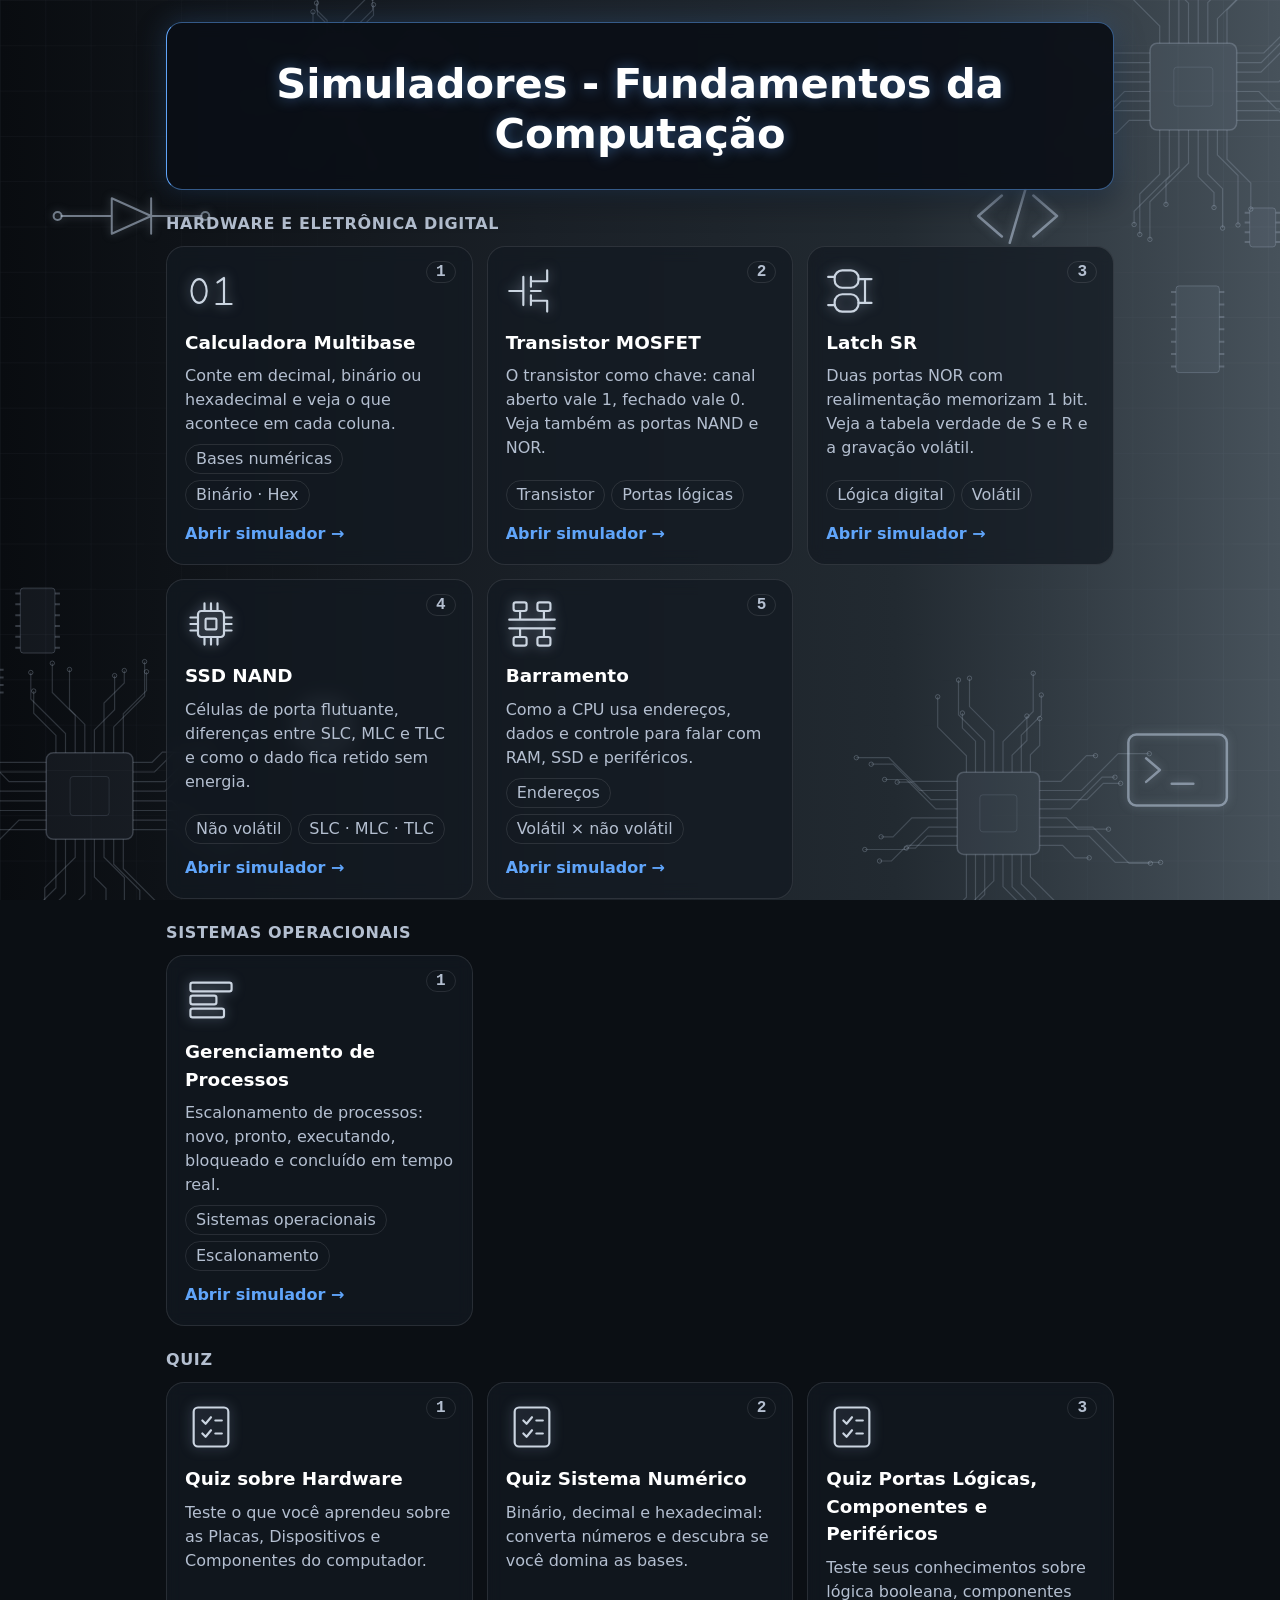
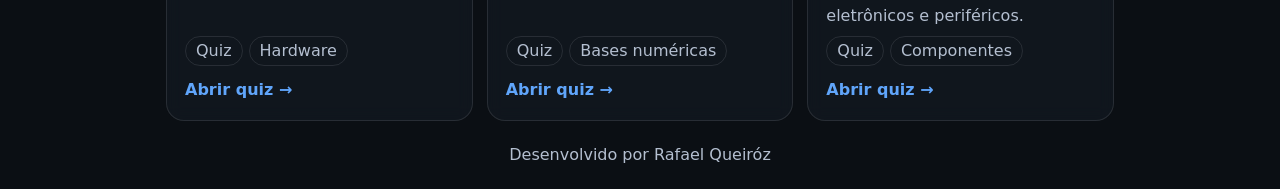
<file: index.html>
<!doctype html>
<html lang="pt-BR">
	<head>
		<meta charset="utf-8" />
		<meta
			name="viewport"
			content="width=device-width, initial-scale=1, viewport-fit=cover"
		/>
		<title>Simuladores - Fundamentos da Computação</title>
		<style>
			:root {
				--card: rgba(18, 25, 34, 0.72);
				--tx: #e6ebf2;
				--mu: #b4bfd0;
				--bd: rgba(255, 255, 255, 0.1);
				--ac: #60a5fa;
				color-scheme: dark;
				box-sizing: border-box;
				padding-top: env(safe-area-inset-top, 0px);
				padding-bottom: env(safe-area-inset-bottom, 0px);
			}
			* {
				box-sizing: border-box;
			}
			html {
				background: #0b0f14;
				scroll-padding-top: env(safe-area-inset-top, 0px);
			}
			body {
				margin: 0;
				background: transparent;
				color: var(--tx);
				font:
					16px/1.5 system-ui,
					-apple-system,
					'Segoe UI',
					sans-serif;
			}
			main {
				max-width: 980px;
				margin: 0 auto;
				padding: 16px;
			}
			#bg {
				position: fixed;
				left: 0;
				top: 0;
				width: 100%;
				height: 100%;
				z-index: -1;
				pointer-events: none;
			}
			#bg .gl {
				filter: drop-shadow(
					0 0 4px rgba(190, 205, 225, 0.55)
				);
			}
			.top2 {
				text-align: center;
				background: rgba(10, 15, 22, 0.92);
				border: 1px solid rgba(96, 165, 250, 0.5);
				border-left: 1px solid var(--ac);
				border-radius: 16px;
				padding: 26px 18px;
				margin: 6px 0 16px;
				box-shadow:
					0 0 26px rgba(96, 165, 250, 0.22),
					0 10px 28px rgba(0, 0, 0, 0.5);
				backdrop-filter: blur(8px);
				-webkit-backdrop-filter: blur(8px);
			}
			.top2 h1 {
				margin: 10px 0 4px;
				color: #fff;
				font-size: clamp(1.7rem, 6vw, 2.6rem);
				line-height: 1.2;
				text-shadow: 0 0 14px rgba(96, 165, 250, 0.45);
			}
			h3 {
				margin: 22px 0 10px;
				font-size: 1rem;
				color: var(--mu);
				font-weight: 600;
				letter-spacing: 0.04em;
				text-transform: uppercase;
			}
			.grid {
				display: grid;
				grid-template-columns: repeat(
					auto-fill,
					minmax(250px, 1fr)
				);
				gap: 14px;
			}
			.tile {
				position: relative;
				display: flex;
				flex-direction: column;
				gap: 8px;
				padding: 18px;
				border-radius: 18px;
				background: var(--card);
				border: 1px solid var(--bd);
				backdrop-filter: blur(8px);
				-webkit-backdrop-filter: blur(8px);
				color: inherit;
				text-decoration: none;
				transition: 0.25s;
			}
			.tile:hover,
			.tile:focus-visible {
				transform: translateY(-4px);
				border-color: var(--ac);
				box-shadow: 0 0 28px rgba(96, 165, 250, 0.25);
				outline: none;
			}
			.n {
				position: absolute;
				top: 14px;
				right: 16px;
				font:
					700 16px ui-monospace,
					monospace;
				color: var(--mu);
				border: 1px solid var(--bd);
				border-radius: 99px;
				padding: 1px 9px;
			}
			.ico {
				width: 52px;
				height: 52px;
				color: #cbd5e1;
				filter: drop-shadow(
					0 0 6px rgba(148, 163, 184, 0.7)
				);
			}
			.tile h2 {
				margin: 4px 0 0;
				font-size: 1.15rem;
				color: #fff;
			}
			.tile p {
				margin: 0;
				color: var(--mu);
				flex: 1;
			}
			.tags {
				display: flex;
				flex-wrap: wrap;
				gap: 6px;
			}
			.tags i {
				font-style: normal;
				padding: 2px 10px;
				border-radius: 99px;
				border: 1px solid var(--bd);
				color: var(--mu);
			}
			.go {
				color: var(--ac);
				margin-top: 4px;
			}
			footer {
				margin: 22px 0 6px;
				text-align: center;
				color: var(--mu);
			}
			@media (prefers-reduced-motion: reduce) {
				.tile {
					transition: none;
				}
			}
		</style>
	</head>
	<body>
		<svg id="bg" aria-hidden="true"></svg>
		<main>
			<header class="top2">
				<h1>Simuladores - Fundamentos da Computação</h1>
			</header>
			<div id="app"></div>
			<footer>
				Desenvolvido por Rafael Queiróz
			</footer>
		</main>
		<script>
			// Para adicionar um simulador: inclua um item em "sims" (titulo, desc, tags, url, ico).
			// Para uma trilha nova: inclua um objeto em TRILHAS. "ico" é o conteúdo interno do SVG (viewBox 0 0 48 48).
			const TRILHAS = [
				{
					nome: 'Hardware e Eletrônica Digital',
					sims: [
						{
							titulo: 'Calculadora Multibase',
							desc: 'Conte em decimal, binário ou hexadecimal e veja o que acontece em cada coluna.',
							tags: [
								'Bases numéricas',
								'Binário · Hex',
							],
							url: '01.html',
							ico: '<ellipse cx="13" cy="24" rx="7" ry="11"/><path d="M30 16l6-4v24M29 36h14"/>',
						},
						{
							titulo: 'Transistor MOSFET',
							desc: 'O transistor como chave: canal aberto vale 1, fechado vale 0. Veja também as portas NAND e NOR.',
							tags: [
								'Transistor',
								'Portas lógicas',
							],
							url: '02.html',
							ico: '<path d="M3 24h13M16 11v26M23 11v9M23 28v9M23 15h15V5M23 33h15v10M23 24h9"/>',
						},
						{
							titulo: 'Latch SR',
							desc: 'Duas portas NOR com realimentação memorizam 1 bit. Veja a tabela verdade de S e R e a gravação volátil.',
							tags: [
								'Lógica digital',
								'Volátil',
							],
							url: '03.html',
							ico: '<path d="M2 11h6M2 37h6M30 13h12M30 35h12M36 13v22"/><rect x="8" y="5" width="22" height="16" rx="7"/><rect x="8" y="27" width="22" height="16" rx="7"/>',
						},
						{
							titulo: 'SSD NAND',
							desc: 'Células de porta flutuante, diferenças entre SLC, MLC e TLC e como o dado fica retido sem energia.',
							tags: [
								'Não volátil',
								'SLC · MLC · TLC',
							],
							url: '04.html',
							ico: '<rect x="12" y="12" width="24" height="24" rx="3"/><rect x="19" y="19" width="10" height="10" rx="1"/><path d="M18 5v7M24 5v7M30 5v7M18 36v7M24 36v7M30 36v7M5 18h7M5 24h7M5 30h7M36 18h7M36 24h7M36 30h7"/>',
						},
						{
							titulo: 'Barramento',
							desc: 'Como a CPU usa endereços, dados e controle para falar com RAM, SSD e periféricos.',
							tags: [
								'Endereços',
								'Volátil × não volátil',
							],
							url: '05.html',
							ico: '<path d="M3 20h42M3 28h42M13 12v8M13 28v8M35 12v8M35 28v8"/><rect x="7" y="4" width="12" height="8" rx="2"/><rect x="29" y="4" width="12" height="8" rx="2"/><rect x="7" y="36" width="12" height="8" rx="2"/><rect x="29" y="36" width="12" height="8" rx="2"/>',
						},
					],
				},
				{
					nome: 'Sistemas Operacionais',
					sims: [
						{
							titulo: 'Gerenciamento de Processos',
							desc: 'Escalonamento de processos: novo, pronto, executando, bloqueado e concluído em tempo real.',
							tags: [
								'Sistemas operacionais',
								'Escalonamento',
							],
							url: 'so_01.html',
							ico: '<rect x="5" y="8" width="38" height="8" rx="2"/><rect x="5" y="20" width="24" height="8" rx="2"/><rect x="5" y="32" width="31" height="8" rx="2"/>',
						},
					],
				},
				{
					nome: 'Quiz',
					sims: [
						{
							titulo: 'Quiz sobre Hardware',
							desc: 'Teste o que você aprendeu sobre as Placas, Dispositivos e Componentes do computador.',
							tags: ['Quiz', 'Hardware'],
							cta: 'Abrir quiz',
							url: 'quiz_01.html', 
							ico: '<rect x="8" y="6" width="32" height="36" rx="4"/><path d="M16 18l3 3 5-6M28 18h6M16 30l3 3 5-6M28 30h6"/>',
						},
						{
							titulo: 'Quiz Sistema Numérico',
							desc: 'Binário, decimal e hexadecimal: converta números e descubra se você domina as bases.',
							tags: ['Quiz', 'Bases numéricas'],
							cta: 'Abrir quiz',
							url: 'quiz_02.html', 
							ico: '<rect x="8" y="6" width="32" height="36" rx="4"/><path d="M16 18l3 3 5-6M28 18h6M16 30l3 3 5-6M28 30h6"/>',
						},
						{
							titulo: 'Quiz Portas Lógicas, Componentes e Periféricos',
							desc: 'Teste seus conhecimentos sobre lógica booleana, componentes eletrônicos e periféricos.',
							tags: ['Quiz', 'Componentes'],
							cta: 'Abrir quiz',
							url: 'quiz_03.html', 
							ico: '<rect x="8" y="6" width="32" height="36" rx="4"/><path d="M16 18l3 3 5-6M28 18h6M16 30l3 3 5-6M28 30h6"/>',
						},
					],
				},
			]
			document.getElementById('app').innerHTML = TRILHAS.map(
				(t) =>
					`<h3>${t.nome}</h3><nav class="grid">${t.sims.map((s, n) => `<a class="tile" href="${s.url}"  rel="noopener"><span class="n">${n + 1}</span><svg class="ico" viewBox="0 0 48 48" fill="none" stroke="currentColor" stroke-width="2" stroke-linecap="round" stroke-linejoin="round">${s.ico}</svg><h2>${s.titulo}</h2><p>${s.desc}</p><div class="tags">${s.tags.map((g) => `<i>${g}</i>`).join('')}</div><b class="go">${s.cta || 'Abrir simulador'} →</b></a>`).join('')}</nav>`,
			).join('')
		</script>
		<script>
			// Fundo decorativo (circuitos)
			;(function () {
				function R(s) {
					return function () {
						return (
							(s =
								(s * 16807) %
								2147483647) / 2147483647
						)
					}
				}
				function draw() {
					const W = innerWidth,
						H = innerHeight,
						m = W < 700,
						s = Math.max(
							0.7,
							Math.min(1.15, W / 1300),
						),
						b = 88 * s,
						n = m ? 6 : 8,
						L = (a) => `rgba(190,205,225,${a})`,
						f = (v) => v.toFixed(1)
					function chip(cx, cy, b, seed, n) {
						const r = R(seed),
							h = b / 2,
							g = b / (n + 1)
						let p = ''
						;[
							[0, -1],
							[0, 1],
							[-1, 0],
							[1, 0],
						].forEach(([dx, dy]) => {
							for (let i = 1; i <= n; i++) {
								const k =
										i -
										(n + 1) /
											2,
									tx = -dy,
									ty = dx,
									sg =
										k < 0
											? -1
											: 1
								let x =
										cx +
										dx * h +
										tx *
											k *
											g,
									y =
										cy +
										dy * h +
										ty * k * g
								const pts = [[x, y]]
								x += dx * b * 0.08
								y += dy * b * 0.08
								pts.push([x, y])
								const l1 =
										b *
										(0.12 +
											r() *
												0.45),
									d =
										b *
										(0.1 +
											r() *
												0.35),
									l2 =
										b *
										(0.1 +
											r() *
												0.5)
								x += dx * l1
								y += dy * l1
								pts.push([x, y])
								x += (dx + tx * sg) * d
								y += (dy + ty * sg) * d
								pts.push([x, y])
								x += dx * l2
								y += dy * l2
								pts.push([x, y])
								p += `<polyline points="${pts.map((q) => f(q[0]) + ',' + f(q[1])).join(' ')}" fill="none" stroke="${L(0.2)}" stroke-width="1.2"/><circle cx="${f(x)}" cy="${f(y)}" r="2.2" fill="none" stroke="${L(0.26)}"/>`
							}
						})
						return (
							`<rect x="${cx - h}" y="${cy - h}" width="${b}" height="${b}" rx="${b * 0.08}" fill="${L(0.06)}" stroke="${L(0.24)}" stroke-width="1.5"/><rect x="${cx - h * 0.45}" y="${cy - h * 0.45}" width="${h * 0.9}" height="${h * 0.9}" rx="3" fill="none" stroke="${L(0.12)}"/>` +
							p
						)
					}
					function dip(x, y, w, h, n) {
						let p = `<rect x="${x}" y="${y}" width="${w}" height="${h}" rx="3" fill="${L(0.06)}" stroke="${L(0.22)}"/>`
						for (let i = 0; i < n; i++) {
							const yy =
								y + (h * (i + 0.5)) / n
							p += `<path d="M${x - 5} ${yy}H${x}M${x + w} ${yy}H${x + w + 5}" stroke="${L(0.24)}" stroke-width="2"/>`
						}
						return p
					}
					const G = (a, w) =>
						`<g class="gl" fill="none" stroke="${L(a)}" stroke-width="${w}" stroke-linecap="round" stroke-linejoin="round">`
					function diode(x, y) {
						const k = s
						return (
							G(0.55, 2) +
							`<circle cx="${x}" cy="${y}" r="4"/><circle cx="${x + 150 * k}" cy="${y}" r="4"/><path d="M${x + 4} ${y}H${x + 55 * k}M${x + 95 * k} ${y}H${x + 146 * k}M${x + 95 * k} ${y - 18 * k}V${y + 18 * k}M${x + 55 * k} ${y - 18 * k}L${x + 95 * k} ${y}L${x + 55 * k} ${y + 18 * k}Z"/></g>`
						)
					}
					function code(x, y) {
						const k = s * 0.8
						return (
							G(0.55, 2.5) +
							`<path d="M${x - 20 * k} ${y - 26 * k}L${x - 50 * k} ${y}L${x - 20 * k} ${y + 26 * k}M${x + 20 * k} ${y - 26 * k}L${x + 50 * k} ${y}L${x + 20 * k} ${y + 26 * k}M${x + 10 * k} ${y - 34 * k}L${x - 10 * k} ${y + 34 * k}"/></g>`
						)
					}
					function term(x, y) {
						const k = s
						return (
							G(0.55, 2.5) +
							`<rect x="${x - 50 * k}" y="${y - 36 * k}" width="${100 * k}" height="${72 * k}" rx="${8 * k}"/><path d="M${x - 32 * k} ${y - 12 * k}L${x - 18 * k} ${y}L${x - 32 * k} ${y + 12 * k}M${x - 6 * k} ${y + 14 * k}H${x + 16 * k}"/></g>`
						)
					}
					function icon(x, y) {
						const h = 22 * s
						let p = `<rect x="${x - h}" y="${y - h}" width="${2 * h}" height="${2 * h}" rx="${5 * s}"/><rect x="${x - h * 0.45}" y="${y - h * 0.45}" width="${h * 0.9}" height="${h * 0.9}" rx="2"/>`
						for (let i = -1; i <= 1; i++) {
							const o = i * h * 0.5
							p += `<path d="M${x + o} ${y - h}v${-8 * s}M${x + o} ${y + h}v${8 * s}M${x - h} ${y + o}h${-8 * s}M${x + h} ${y + o}h${8 * s}"/>`
						}
						return G(0.5, 2.5) + p + `</g>`
					}
					let o = `<defs><linearGradient id="bgg" x1="0" x2="1" y1="0" y2="0"><stop offset="0" stop-color="#090c10"/><stop offset=".42" stop-color="#1a2027"/><stop offset=".7" stop-color="#222a31"/><stop offset="1" stop-color="#47525b"/></linearGradient><linearGradient id="gmg" x1="0" x2="1" y1="0" y2="0"><stop offset="0" stop-color="#fff"/><stop offset=".3" stop-color="#000"/><stop offset=".7" stop-color="#000"/><stop offset="1" stop-color="#fff"/></linearGradient><mask id="gm"><rect width="${W}" height="${H}" fill="url(#gmg)"/></mask><pattern id="gp" width="${46 * s}" height="${46 * s}" patternUnits="userSpaceOnUse"><path d="M${46 * s} 0H0V${46 * s}" fill="none" stroke="${L(0.08)}"/></pattern></defs><rect width="${W}" height="${H}" fill="url(#bgg)"/><rect width="${W}" height="${H}" fill="url(#gp)" mask="url(#gm)"/>`
					const c1x = Math.max(b * 0.8, W * 0.07),
						c1y = H - b * 1.2
					o +=
						chip(c1x, c1y, b, 11, n) +
						dip(
							c1x - b * 0.8,
							c1y - b * 2.4,
							b * 0.4,
							b * 0.75,
							6,
						) +
						dip(
							c1x - b * 1.3,
							c1y - b * 1.5,
							b * 0.25,
							b * 0.35,
							4,
						) +
						icon(c1x + b * 2.7, c1y - b * 0.8)
					o += diode(
						m ? 8 : W * 0.045,
						m ? H * 0.14 : H * 0.24,
					)
					if (!m)
						o += chip(
							W * 0.265,
							b * 0.85,
							b * 0.65,
							23,
							6,
						)
					o +=
						chip(W - b, b, b, 37, n) +
						dip(
							W - b * 1.2,
							b * 3.3,
							b * 0.5,
							b,
							7,
						) +
						dip(
							W - b * 0.35,
							b * 2.4,
							b * 0.3,
							b * 0.45,
							4,
						)
					o += code(
						m ? W * 0.45 : W * 0.795,
						m ? H * 0.2 : H * 0.24,
					)
					o +=
						chip(
							m ? W * 0.72 : W * 0.78,
							H - b,
							b * 0.95,
							51,
							n,
						) +
						term(
							m ? W * 0.86 : W * 0.92,
							H - b * 1.5,
						)
					document.getElementById('bg').innerHTML = o
				}
				let lw = 0,
					lh = 0
				function go() {
					const w = innerWidth,
						h = innerHeight
					if (w == lw && Math.abs(h - lh) < 120) return
					lw = w
					lh = h
					draw()
				}
				addEventListener('resize', go)
				go()
			})()
		</script>
	</body>
</html>
</file>
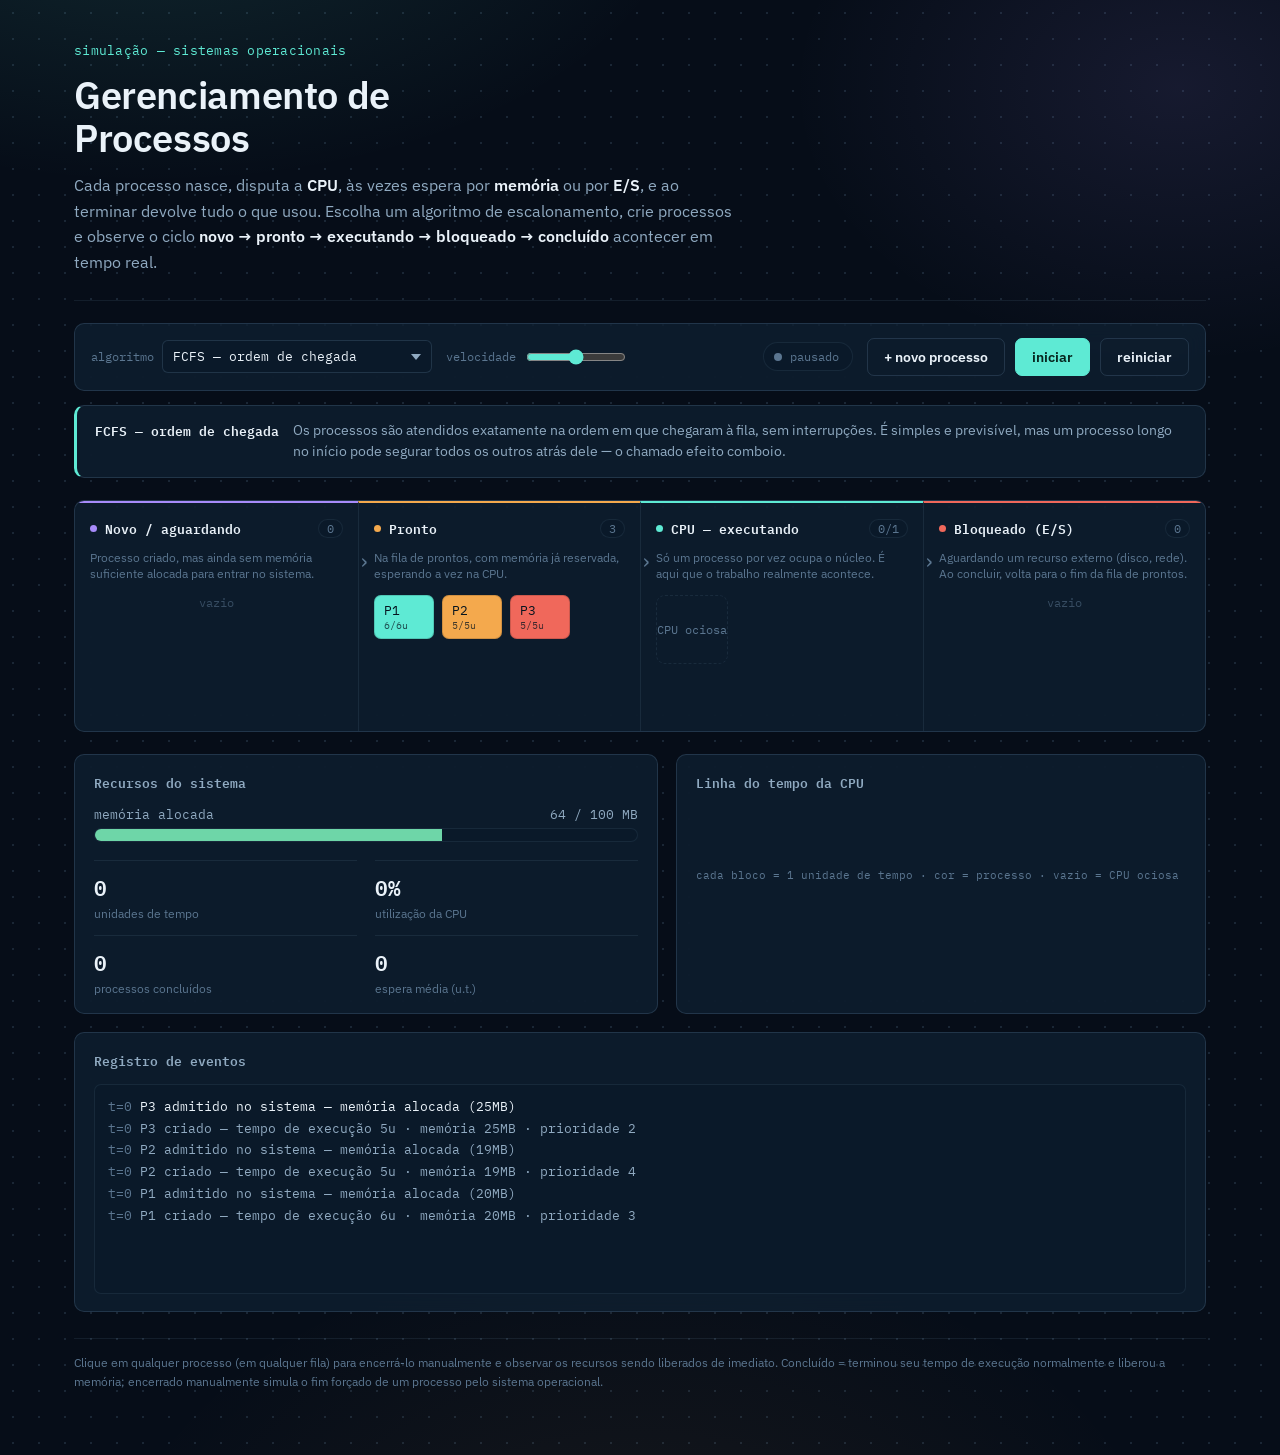
<file: processos_so/index.html>
<!DOCTYPE html>
<html lang="pt-BR">
<head>
<meta charset="UTF-8">
<meta name="viewport" content="width=device-width, initial-scale=1.0">
<link rel="icon" type="image/svg+xml" href="./favicon.svg" >
<title>Gerenciamento de Processos</title>
<style>
  @import url('https://fonts.googleapis.com/css2?family=IBM+Plex+Mono:wght@400;500;600;700&family=IBM+Plex+Sans:wght@400;500;600;700&display=swap');

  :root{
    --bg-deep: #060d18;
    --panel: rgba(19, 40, 61, 0.55);
    --panel-solid: #0d2136;
    --panel-2: #0a1929;
    --border: rgba(150,195,230,0.16);
    --border-soft: rgba(150,195,230,0.09);
    --ink: #eaf2f9;
    --ink-dim: #90aac1;
    --ink-faint: #5b7690;
    --cyan: #5eead4;
    --amber: #f4a94d;
    --coral: #f0685b;
    --mint: #6ed6a8;
    --violet: #a78bfa;
    --mono: 'IBM Plex Mono', 'SFMono-Regular', Consolas, monospace;
    --sans: 'IBM Plex Sans', -apple-system, sans-serif;
  }

  *{ box-sizing: border-box; }
  html{ -webkit-text-size-adjust: 100%; }

  html, body{
    margin:0; padding:0;
    background: var(--bg-deep);
    color: var(--ink);
    font-family: var(--sans);
    -webkit-font-smoothing: antialiased;
  }

  body{
    min-height: 100vh;
    background-image:
      radial-gradient(ellipse 900px 500px at 12% -8%, rgba(94,234,212,0.12), transparent 60%),
      radial-gradient(ellipse 700px 500px at 92% 6%, rgba(167,139,250,0.10), transparent 55%),
      radial-gradient(ellipse 900px 600px at 50% 110%, rgba(244,169,77,0.07), transparent 60%),
      radial-gradient(circle, rgba(150,195,230,0.14) 1px, transparent 1px);
    background-size: auto, auto, auto, 26px 26px;
    background-repeat: no-repeat, no-repeat, no-repeat, repeat;
    background-color: var(--bg-deep);
  }

  .wrap{
    max-width: 1180px;
    margin: 0 auto;
    padding: 40px 24px 64px;
  }

  /* ---------- header ---------- */
  header{
    border-bottom: 1px solid var(--border-soft);
    padding-bottom: 24px;
    margin-bottom: 22px;
  }
  .kicker{
    font-family: var(--mono);
    font-size: 12.5px;
    color: var(--cyan);
    letter-spacing: 0.02em;
    margin: 0 0 12px;
  }
  h1{
    font-size: clamp(26px, 4.6vw, 38px);
    line-height: 1.14;
    margin: 0 0 14px;
    font-weight: 600;
    letter-spacing: -0.01em;
    max-width: 17ch;
  }
  header p{
    color: var(--ink-dim);
    font-size: clamp(14px, 1.6vw, 15.5px);
    line-height: 1.65;
    max-width: 66ch;
    margin: 0;
  }
  header p strong{ color: var(--ink); font-weight: 600; }

  /* ---------- controls ---------- */
  .controls{
    display:flex;
    flex-wrap: wrap;
    align-items: center;
    gap: 12px 14px;
    padding: 14px 16px;
    background: var(--panel);
    backdrop-filter: blur(10px);
    -webkit-backdrop-filter: blur(10px);
    border: 1px solid var(--border);
    border-radius: 10px;
    margin-bottom: 14px;
  }
  .field{
    display:flex;
    align-items:center;
    gap: 8px;
  }
  .field label{
    font-family: var(--mono);
    font-size: 11.5px;
    color: var(--ink-faint);
    white-space: nowrap;
  }
  select, input[type="number"]{
    background: var(--panel-2);
    color: var(--ink);
    border: 1px solid var(--border);
    border-radius: 6px;
    padding: 7px 10px;
    font-family: var(--mono);
    font-size: 13px;
    appearance: none;
    -webkit-appearance: none;
  }
  select{
    background-image: url("data:image/svg+xml;utf8,<svg xmlns='http://www.w3.org/2000/svg' width='10' height='6'><path d='M0 0l5 6 5-6z' fill='%2390aac1'/></svg>");
    background-repeat: no-repeat;
    background-position: right 10px center;
    padding-right: 26px;
  }
  select:focus, input:focus, button:focus-visible{
    outline: 2px solid var(--cyan);
    outline-offset: 1px;
  }
  input[type="range"]{ accent-color: var(--cyan); width: 100px; }
  .spacer{ flex: 1 1 auto; min-width: 8px; }

  .status-badge{
    display:flex; align-items:center; gap:8px;
    font-family: var(--mono); font-size: 12px; color: var(--ink-faint);
    background: var(--panel-2); border: 1px solid var(--border-soft);
    border-radius: 999px; padding: 6px 13px 6px 10px;
    white-space: nowrap;
  }
  .status-badge .dot{ width:8px; height:8px; border-radius:50%; background: var(--ink-faint); flex-shrink:0; }
  .status-badge.live{ color: var(--cyan); border-color: rgba(94,234,212,0.35); }
  .status-badge.live .dot{ background: var(--cyan); animation: pulse 1.5s infinite; }
  @keyframes pulse{
    0%{ box-shadow: 0 0 0 0 rgba(94,234,212,0.55); }
    70%{ box-shadow: 0 0 0 7px rgba(94,234,212,0); }
    100%{ box-shadow: 0 0 0 0 rgba(94,234,212,0); }
  }
  @media (prefers-reduced-motion: reduce){
    .status-badge.live .dot{ animation: none; }
  }

  .btn-row{ display:flex; gap: 10px; flex-wrap: wrap; }
  button{
    font-family: var(--sans);
    font-weight: 600;
    font-size: 13.5px;
    border-radius: 7px;
    padding: 9px 16px;
    border: 1px solid var(--border);
    background: var(--panel-2);
    color: var(--ink);
    cursor: pointer;
    transition: transform 0.08s ease, border-color 0.15s ease, background 0.15s ease;
  }
  button:hover{ border-color: var(--cyan); }
  button:active{ transform: translateY(1px); }
  button.primary{ background: var(--cyan); color: #06241d; border-color: var(--cyan); }
  button.primary:hover{ filter: brightness(1.06); }
  button.ghost{ background: transparent; }

  /* ---------- algorithm info ---------- */
  .algo-info{
    display:flex;
    gap: 14px;
    padding: 14px 18px;
    background: var(--panel);
    backdrop-filter: blur(10px);
    -webkit-backdrop-filter: blur(10px);
    border: 1px solid var(--border);
    border-left: 3px solid var(--cyan);
    border-radius: 10px;
    margin-bottom: 22px;
    transition: border-left-color 0.2s ease;
  }
  .algo-info__name{
    font-family: var(--mono);
    font-size: 13px;
    font-weight: 600;
    color: var(--ink);
    flex: 0 0 auto;
    min-width: 168px;
  }
  .algo-info__text{
    font-size: 13.5px;
    line-height: 1.6;
    color: var(--ink-dim);
    margin: 0;
  }

  /* ---------- pipeline ---------- */
  .pipeline{
    display: grid;
    grid-template-columns: repeat(4, 1fr);
    gap: 0;
    margin-bottom: 22px;
    border: 1px solid var(--border);
    border-radius: 10px;
    overflow: hidden;
    background: var(--panel);
    backdrop-filter: blur(10px);
    -webkit-backdrop-filter: blur(10px);
  }
  .lane{
    position: relative;
    padding: 15px 15px 17px;
    border-left: 1px solid var(--border-soft);
    border-top: 2px solid transparent;
    min-height: 230px;
    display:flex;
    flex-direction: column;
  }
  .lane:first-child{ border-left: none; }
  .lane--pending{ border-top-color: var(--violet); }
  .lane--ready{ border-top-color: var(--amber); }
  .lane--cpu{ border-top-color: var(--cyan); }
  .lane--blocked{ border-top-color: var(--coral); }

  .lane::after{
    content: "›";
    position:absolute;
    right: -12px;
    top: 44px;
    font-family: var(--mono);
    font-size: 20px;
    color: var(--ink-faint);
    z-index: 2;
  }
  .lane:last-child::after{ content: ""; }

  .lane__head{
    display:flex;
    align-items:center;
    gap: 8px;
    margin-bottom: 4px;
  }
  .lane__dot{ width:7px; height:7px; border-radius:50%; flex-shrink:0; }
  .lane--pending .lane__dot{ background: var(--violet); }
  .lane--ready .lane__dot{ background: var(--amber); }
  .lane--cpu .lane__dot{ background: var(--cyan); }
  .lane--blocked .lane__dot{ background: var(--coral); }

  .lane__title{
    font-family: var(--mono);
    font-size: 12.5px;
    font-weight: 600;
    flex: 1;
  }
  .lane__count{
    font-family: var(--mono);
    font-size: 11.5px;
    color: var(--ink-faint);
    background: var(--panel-2);
    border: 1px solid var(--border-soft);
    border-radius: 999px;
    padding: 1px 8px;
  }
  .lane__caption{
    font-size: 11.5px;
    color: var(--ink-faint);
    line-height: 1.45;
    margin: 6px 0 12px;
  }
  .lane__body{
    flex: 1;
    display:flex;
    flex-wrap: wrap;
    align-content: flex-start;
    gap: 8px;
  }
  .lane__empty{
    font-family: var(--mono);
    font-size: 11.5px;
    color: var(--ink-faint);
    opacity: 0.55;
    align-self: center;
    margin: auto;
  }

  .chip{
    font-family: var(--mono);
    font-size: 12.5px;
    color: #06141f;
    border-radius: 7px;
    padding: 7px 10px;
    cursor: pointer;
    line-height: 1.35;
    box-shadow: inset 0 0 0 1px rgba(0,0,0,0.15);
    animation: pop 0.18s ease;
    user-select: none;
    min-width: 60px;
    min-height: 20px;
  }
  .chip small{ display:block; font-size: 10px; opacity: 0.75; }
  .chip:hover{ filter: brightness(1.1); transform: translateY(-1px); }
  @keyframes pop{ from{ transform: scale(0.85); opacity: 0; } to{ transform: scale(1); opacity: 1; } }

  /* CPU lane special */
  .cpu-box{
    border: 1px dashed var(--border);
    border-radius: 9px;
    padding: 12px;
    background: var(--panel-2);
    transition: box-shadow 0.3s ease, border-color 0.3s ease;
  }
  .cpu-box.active{
    border-color: rgba(94,234,212,0.4);
    box-shadow: 0 0 0 1px rgba(94,234,212,0.15), 0 0 26px rgba(94,234,212,0.16);
  }
  .cpu-box .chip{ width: 100%; margin-bottom: 8px; font-size: 14px; padding: 10px 11px; }
  .cpu-idle{
    font-family: var(--mono);
    font-size: 12px;
    color: var(--ink-faint);
    text-align: center;
    padding: 26px 0;
    border: 1px dashed var(--border-soft);
    border-radius: 9px;
  }
  .progress{
    height: 6px;
    background: rgba(0,0,0,0.25);
    border-radius: 3px;
    overflow: hidden;
    margin-top: 2px;
  }
  .progress > div{ height: 100%; background: #06141f; opacity: 0.55; transition: width 0.2s ease; }
  .quantum-dots{ display:flex; gap:3px; margin-top:7px; }
  .quantum-dots span{ width:6px; height:6px; border-radius:50%; background: rgba(0,0,0,0.2); }
  .quantum-dots span.on{ background: #06141f; opacity:0.6; }

  /* ---------- lower grid: resources/stats + gantt + log ---------- */
  .lower{
    display: grid;
    grid-template-columns: 1.1fr 1fr;
    gap: 18px;
    margin-bottom: 18px;
  }
  .panel{
    background: var(--panel);
    backdrop-filter: blur(10px);
    -webkit-backdrop-filter: blur(10px);
    border: 1px solid var(--border);
    border-radius: 10px;
    padding: 17px 19px;
  }
  .panel h2{
    font-family: var(--mono);
    font-size: 12.5px;
    font-weight: 600;
    color: var(--ink-dim);
    margin: 0 0 12px;
  }
  .gauge-row{ display:flex; align-items:center; justify-content: space-between; margin-bottom:6px; font-family: var(--mono); font-size: 12.5px; color: var(--ink-dim); }
  .gauge{
    height: 14px;
    background: var(--panel-2);
    border: 1px solid var(--border-soft);
    border-radius: 999px;
    overflow: hidden;
    margin-bottom: 18px;
  }
  .gauge > div{ height: 100%; background: var(--mint); transition: width 0.25s ease, background 0.25s ease; }

  .stat-grid{
    display: grid;
    grid-template-columns: repeat(2, 1fr);
    gap: 14px 18px;
  }
  .stat{ border-top: 1px solid var(--border-soft); padding-top: 9px; }
  .stat .num{ font-family: var(--mono); font-size: 21px; font-weight: 600; color: var(--ink); }
  .stat .label{ font-size: 11.5px; color: var(--ink-faint); margin-top: 2px; }

  .gantt-wrap{
    overflow-x: auto;
    padding-bottom: 4px;
    -webkit-overflow-scrolling: touch;
  }
  .gantt-track{
    display:flex;
    align-items:flex-end;
    gap: 2px;
    height: 48px;
    min-width: max-content;
  }
  .tick-cell{
    width: 16px;
    height: 100%;
    border-radius: 2px;
    background: var(--panel-2);
    border: 1px solid var(--border-soft);
    flex: 0 0 auto;
  }
  .gantt-legend{ font-family: var(--mono); font-size: 11px; color: var(--ink-faint); margin-top: 10px; }

  .log{
    height: 210px;
    overflow-y: auto;
    font-family: var(--mono);
    font-size: 12.5px;
    line-height: 1.75;
    background: var(--panel-2);
    border: 1px solid var(--border-soft);
    border-radius: 7px;
    padding: 11px 13px;
  }
  .log div{ color: var(--ink-dim); white-space: nowrap; overflow: hidden; text-overflow: ellipsis; }
  .log div .t{ color: var(--ink-faint); margin-right: 8px; }
  .log div:first-child{ color: var(--ink); }

  footer{
    margin-top: 26px;
    color: var(--ink-faint);
    font-size: 12px;
    line-height: 1.6;
    border-top: 1px solid var(--border-soft);
    padding-top: 14px;
  }

  /* ---------- responsive ---------- */
  @media (max-width: 1000px){
    .pipeline{
      grid-template-columns: repeat(2, 1fr);
      gap: 14px;
      background: transparent;
      border: none;
      backdrop-filter: none;
      -webkit-backdrop-filter: none;
    }
    .lane{
      border: 1px solid var(--border);
      border-radius: 10px;
      background: var(--panel);
      backdrop-filter: blur(10px);
      -webkit-backdrop-filter: blur(10px);
    }
    .lane::after{ content: ""; }
  }

  @media (max-width: 700px){
    .wrap{ padding: 28px 16px 48px; }
    .lower{ grid-template-columns: 1fr; }
    .algo-info{ flex-direction: column; gap: 6px; }
    .algo-info__name{ min-width: 0; }
  }

  @media (max-width: 620px){
    .pipeline{ grid-template-columns: 1fr; }
    .controls{ flex-direction: column; align-items: stretch; }
    .controls .field{ width: 100%; justify-content: space-between; }
    .controls select, .controls input[type="number"]{ flex: 1; max-width: 65%; }
    .controls input[type="range"]{ width: 100%; max-width: none; flex: 1; }
    .spacer{ display: none; }
    .status-badge{ align-self: flex-start; }
    .btn-row{ width: 100%; }
    .btn-row button{ flex: 1; }
  }
</style>
</head>
<body>
<div class="wrap">

  <header>
    <p class="kicker">simulação — sistemas operacionais</p>
    <h1>Gerenciamento de Processos</h1>
    <p>
      Cada processo nasce, disputa a <strong>CPU</strong>, às vezes espera por <strong>memória</strong> ou por
      <strong>E/S</strong>, e ao terminar devolve tudo o que usou. Escolha um algoritmo de escalonamento,
      crie processos e observe o ciclo <strong>novo → pronto → executando → bloqueado → concluído</strong> acontecer em tempo real.
    </p>
  </header>

  <div class="controls">
    <div class="field">
      <label for="algo">algoritmo</label>
      <select id="algo">
        <option value="fcfs">FCFS — ordem de chegada</option>
        <option value="sjf">SJF - Menor tempo de execução</option>
        <option value="priority">Prioridade</option>
        <option value="rr">Round Robin</option>
      </select>
    </div>
    <div class="field" id="quantumField" style="display:none;">
      <label for="quantum">quantum</label>
      <input type="number" id="quantum" value="3" min="1" max="8" style="width:52px;">
    </div>
    <div class="field">
      <label for="speed">velocidade</label>
      <input type="range" id="speed" min="1" max="5" value="3">
    </div>
    <div class="spacer"></div>
    <div class="status-badge" id="statusBadge"><span class="dot"></span><span id="statusText">pausado</span></div>
    <div class="btn-row">
      <button id="btnAdd" class="ghost">+ novo processo</button>
      <button id="btnPlay" class="primary">iniciar</button>
      <button id="btnReset" class="ghost">reiniciar</button>
    </div>
  </div>

  <div class="algo-info" id="algoInfo">
    <div class="algo-info__name" id="algoInfoName">FCFS — ordem de chegada</div>
    <p class="algo-info__text" id="algoInfoText"></p>
  </div>

  <div class="pipeline">
    <div class="lane lane--pending">
      <div class="lane__head"><span class="lane__dot"></span><span class="lane__title">Novo / aguardando</span><span class="lane__count" id="cnt-pending">0</span></div>
      <div class="lane__caption">Processo criado, mas ainda sem memória suficiente alocada para entrar no sistema.</div>
      <div class="lane__body" id="lane-pending"></div>
    </div>
    <div class="lane lane--ready">
      <div class="lane__head"><span class="lane__dot"></span><span class="lane__title">Pronto</span><span class="lane__count" id="cnt-ready">0</span></div>
      <div class="lane__caption">Na fila de prontos, com memória já reservada, esperando a vez na CPU.</div>
      <div class="lane__body" id="lane-ready"></div>
    </div>
    <div class="lane lane--cpu">
      <div class="lane__head"><span class="lane__dot"></span><span class="lane__title">CPU — executando</span><span class="lane__count" id="cnt-cpu">0/1</span></div>
      <div class="lane__caption">Só um processo por vez ocupa o núcleo. É aqui que o trabalho realmente acontece.</div>
      <div class="lane__body" id="lane-cpu"></div>
    </div>
    <div class="lane lane--blocked">
      <div class="lane__head"><span class="lane__dot"></span><span class="lane__title">Bloqueado (E/S)</span><span class="lane__count" id="cnt-blocked">0</span></div>
      <div class="lane__caption">Aguardando um recurso externo (disco, rede). Ao concluir, volta para o fim da fila de prontos.</div>
      <div class="lane__body" id="lane-blocked"></div>
    </div>
  </div>

  <div class="lower">
    <div class="panel">
      <h2>Recursos do sistema</h2>
      <div class="gauge-row"><span>memória alocada</span><span id="memLabel">0 / 100 MB</span></div>
      <div class="gauge"><div id="memBar" style="width:0%"></div></div>
      <div class="stat-grid">
        <div class="stat"><div class="num" id="statClock">0</div><div class="label">unidades de tempo</div></div>
        <div class="stat"><div class="num" id="statUtil">0%</div><div class="label">utilização da CPU</div></div>
        <div class="stat"><div class="num" id="statDone">0</div><div class="label">processos concluídos</div></div>
        <div class="stat"><div class="num" id="statWait">0</div><div class="label">espera média (u.t.)</div></div>
      </div>
    </div>
    <div class="panel">
      <h2>Linha do tempo da CPU</h2>
      <div class="gantt-wrap"><div class="gantt-track" id="gantt"></div></div>
      <div class="gantt-legend">cada bloco = 1 unidade de tempo · cor = processo · vazio = CPU ociosa</div>
    </div>
  </div>

  <div class="panel">
    <h2>Registro de eventos</h2>
    <div class="log" id="log"></div>
  </div>

  <footer>
    Clique em qualquer processo (em qualquer fila) para encerrá-lo manualmente e observar os recursos sendo liberados de imediato.
    Concluído = terminou seu tempo de execução normalmente e liberou a memória; encerrado manualmente simula o fim forçado de um processo pelo sistema operacional.
  </footer>

</div>

<script>
(function(){
  "use strict";

  const COLORS = ["#5eead4","#f4a94d","#f0685b","#a78bfa","#6ed6a8","#60a5fa","#fbbf24","#f472b6","#34d399","#c084fc"];
  const rand = (min,max) => Math.floor(Math.random()*(max-min+1))+min;

  const PRIORITY_LABELS = { 1: "Crítica", 2: "Alta", 3: "Normal", 4: "Baixa", 5: "Segundo plano" };

  const ALGO_INFO = {
    fcfs: {
      name: "FCFS — ordem de chegada",
      text: "Os processos são atendidos exatamente na ordem em que chegaram à fila, sem interrupções. É simples e previsível, mas um processo longo no início pode segurar todos os outros atrás dele — o chamado efeito comboio."
    },
    sjf: {
      name: "SJF - Menor tempo de execução",
      text: "A cada escolha, a CPU vai para o processo com o menor tempo de execução restante. Isso reduz o tempo médio de espera da fila, mas processos longos podem sofrer inanição se processos curtos continuarem chegando."
    },
    priority: {
      name: "Prioridade",
      text: "Cada processo carrega um código de prioridade de 1 a 5, e a CPU sempre atende primeiro o de maior prioridade disponível na fila: 1 Crítica, 2 Alta, 3 Normal, 4 Baixa, 5 Segundo plano. Sem cuidados extras, processos de baixa prioridade podem esperar indefinidamente."
    },
    rr: {
      name: "Round Robin",
      text: "Cada processo recebe uma fatia fixa de tempo (quantum) na CPU. Se não terminar dentro dela, volta para o fim da fila. Garante que todos avancem de forma justa, mas trocar de processo com frequência tem um custo de overhead."
    }
  };

  const sim = {
    algorithm: "fcfs",
    quantum: 3,
    clock: 0,
    nextPid: 1,
    processes: {},
    pending: [],
    ready: [],
    blocked: [],
    terminated: [],
    runningId: null,
    memoryTotal: 100,
    memoryUsed: 0,
    ticksRunning: 0,
    gantt: [],
    log: [],
    completedStats: [],

    reset(){
      this.clock = 0;
      this.nextPid = 1;
      this.processes = {};
      this.pending = [];
      this.ready = [];
      this.blocked = [];
      this.terminated = [];
      this.runningId = null;
      this.memoryUsed = 0;
      this.ticksRunning = 0;
      this.gantt = [];
      this.log = [];
      this.completedStats = [];
    },

    logEvent(msg){
      this.log.unshift({t:this.clock, msg});
      if(this.log.length > 300) this.log.pop();
    },

    addProcess(){
      const id = this.nextPid++;
      const burst = rand(3,10);
      const memory = rand(10,28);
      const priority = rand(1,5);
      const color = COLORS[(id-1)%COLORS.length];
      const proc = {
        id, burst, remaining: burst, memory, priority, color,
        state: "pending", arrival: this.clock, waitTicks: 0,
        quantumUsed: 0, blockedRemaining: 0, start: null, end: null, killed: false
      };
      this.processes[id] = proc;
      this.pending.push(id);
      this.logEvent(`P${id} criado — tempo de execução ${burst}u · memória ${memory}MB · prioridade ${priority}`);
      this.tryAdmit();
    },

    tryAdmit(){
      while(this.pending.length > 0){
        const id = this.pending[0];
        const p = this.processes[id];
        if(this.memoryUsed + p.memory <= this.memoryTotal){
          this.memoryUsed += p.memory;
          p.state = "ready";
          this.ready.push(id);
          this.pending.shift();
          this.logEvent(`P${id} admitido no sistema — memória alocada (${p.memory}MB)`);
        } else break;
      }
    },

    selectNext(){
      if(this.ready.length === 0) return null;
      if(this.algorithm === "sjf"){
        let bestIdx = 0;
        for(let i=1;i<this.ready.length;i++){
          if(this.processes[this.ready[i]].remaining < this.processes[this.ready[bestIdx]].remaining) bestIdx = i;
        }
        return this.ready.splice(bestIdx,1)[0];
      }
      if(this.algorithm === "priority"){
        let bestIdx = 0;
        for(let i=1;i<this.ready.length;i++){
          if(this.processes[this.ready[i]].priority < this.processes[this.ready[bestIdx]].priority) bestIdx = i;
        }
        return this.ready.splice(bestIdx,1)[0];
      }
      // fcfs & round robin: front of queue
      return this.ready.shift();
    },

    killProcess(id){
      const p = this.processes[id];
      if(!p || p.state === "terminated") return;
      if(this.runningId === id) this.runningId = null;
      this.ready = this.ready.filter(x => x !== id);
      this.blocked = this.blocked.filter(x => x !== id);
      this.pending = this.pending.filter(x => x !== id);
      if(p.state !== "pending") this.memoryUsed -= p.memory;
      p.state = "terminated";
      p.killed = true;
      p.end = this.clock;
      this.terminated.push(id);
      this.logEvent(`P${id} encerrado manualmente — ${p.memory}MB de memória liberados`);
    },

    tick(){
      this.clock++;

      for(const id of [...this.blocked]){
        const p = this.processes[id];
        p.blockedRemaining--;
        if(p.blockedRemaining <= 0){
          this.blocked = this.blocked.filter(x => x !== id);
          p.state = "ready";
          this.ready.push(id);
          this.logEvent(`P${id} concluiu a E/S e voltou para a fila de prontos`);
        }
      }

      if(this.runningId === null && this.ready.length > 0){
        const id = this.selectNext();
        if(id !== null){
          const p = this.processes[id];
          p.state = "running";
          if(p.start === null) p.start = this.clock - 1;
          this.runningId = id;
          this.logEvent(`P${id} despachado para a CPU`);
        }
      }

      for(const id of this.ready){ this.processes[id].waitTicks++; }

      let ganttEntry = { tick: this.clock, pid: null, color: null };

      if(this.runningId !== null){
        const p = this.processes[this.runningId];
        ganttEntry.pid = p.id;
        ganttEntry.color = p.color;
        this.ticksRunning++;
        p.remaining--;
        p.quantumUsed++;

        const ioChance = 0.12;
        if(p.remaining > 0 && Math.random() < ioChance){
          p.state = "blocked";
          p.blockedRemaining = rand(2,4);
          p.quantumUsed = 0;
          this.blocked.push(p.id);
          this.runningId = null;
          this.logEvent(`P${p.id} solicitou E/S e foi bloqueado (${p.blockedRemaining}u)`);
        } else if(p.remaining <= 0){
          p.state = "terminated";
          p.end = this.clock;
          this.memoryUsed -= p.memory;
          this.terminated.push(p.id);
          this.runningId = null;
          this.completedStats.push({ turnaround: p.end - p.arrival, wait: p.waitTicks });
          this.logEvent(`P${p.id} concluiu a execução e liberou ${p.memory}MB de memória`);
        } else if(this.algorithm === "rr" && p.quantumUsed >= this.quantum){
          p.state = "ready";
          p.quantumUsed = 0;
          this.ready.push(p.id);
          this.runningId = null;
          this.logEvent(`P${p.id} teve o quantum esgotado e voltou ao fim da fila`);
        }
      }

      this.tryAdmit();
      this.gantt.push(ganttEntry);
      if(this.gantt.length > 400) this.gantt.shift();
    }
  };

  // ---------- rendering ----------
  const $ = sel => document.querySelector(sel);

  function chip(p, extra){
    const info = `P${p.id} • tempo de execução ${p.burst}u • memória ${p.memory}MB • prioridade ${p.priority} (${PRIORITY_LABELS[p.priority]}) — clique para encerrar`;
    const priorityLine = sim.algorithm === "priority" ? `<br>Pr ${p.priority} · ${PRIORITY_LABELS[p.priority]}` : "";
    return `<div class="chip" data-id="${p.id}" style="background:${p.color}" title="${info}">P${p.id}<small>${extra || ""}${priorityLine}</small></div>`;
  }

  function renderLane(containerId, countId, ids, mapFn){
    const body = $(containerId);
    $(countId).textContent = ids.length;
    if(ids.length === 0){
      body.innerHTML = `<div class="lane__empty">vazio</div>`;
      return;
    }
    body.innerHTML = ids.map(mapFn).join("");
  }

  function render(){
    renderLane("#lane-pending", "#cnt-pending", sim.pending, id => {
      const p = sim.processes[id];
      return chip(p, `${p.memory}MB`);
    });

    renderLane("#lane-ready", "#cnt-ready", sim.ready, id => {
      const p = sim.processes[id];
      return chip(p, `${p.remaining}/${p.burst}u`);
    });

    renderLane("#lane-blocked", "#cnt-blocked", sim.blocked, id => {
      const p = sim.processes[id];
      return chip(p, `E/S: ${p.blockedRemaining}u`);
    });

    const cpuBody = $("#lane-cpu");
    $("#cnt-cpu").textContent = (sim.runningId !== null ? "1" : "0") + "/1";
    if(sim.runningId === null){
      cpuBody.innerHTML = `<div class="cpu-idle">CPU ociosa</div>`;
    } else {
      const p = sim.processes[sim.runningId];
      const pct = Math.round(((p.burst - p.remaining) / p.burst) * 100);
      let dots = "";
      if(sim.algorithm === "rr"){
        dots = `<div class="quantum-dots">` +
          Array.from({length: sim.quantum}).map((_,i) => `<span class="${i < p.quantumUsed ? "on" : ""}"></span>`).join("") +
          `</div>`;
      }
      cpuBody.innerHTML = `
        <div class="cpu-box active">
          ${chip(p, `${p.remaining}/${p.burst}u restantes`)}
          <div class="progress"><div style="width:${pct}%"></div></div>
          ${dots}
        </div>`;
    }

    // resources
    const memPct = Math.min(100, Math.round((sim.memoryUsed / sim.memoryTotal) * 100));
    $("#memLabel").textContent = `${sim.memoryUsed} / ${sim.memoryTotal} MB`;
    const memBar = $("#memBar");
    memBar.style.width = memPct + "%";
    memBar.style.background = memPct > 90 ? "var(--coral)" : memPct > 70 ? "var(--amber)" : "var(--mint)";

    // stats
    $("#statClock").textContent = sim.clock;
    const util = sim.clock > 0 ? Math.round((sim.ticksRunning / sim.clock) * 100) : 0;
    $("#statUtil").textContent = util + "%";
    $("#statDone").textContent = sim.completedStats.length;
    const avgWait = sim.completedStats.length
      ? (sim.completedStats.reduce((a,c) => a + c.wait, 0) / sim.completedStats.length).toFixed(1)
      : "0";
    $("#statWait").textContent = avgWait;

    // gantt
    const gantt = $("#gantt");
    gantt.innerHTML = sim.gantt.map(g =>
      `<div class="tick-cell" title="t=${g.tick}${g.pid ? ' · P'+g.pid : ' · ociosa'}" style="${g.color ? 'background:'+g.color : ''}"></div>`
    ).join("");
    gantt.parentElement.scrollLeft = gantt.parentElement.scrollWidth;

    // log
    const log = $("#log");
    log.innerHTML = sim.log.map(e => `<div><span class="t">t=${e.t}</span>${e.msg}</div>`).join("");
  }

  function renderAlgoInfo(){
    const info = ALGO_INFO[sim.algorithm];
    $("#algoInfoName").textContent = info.name;
    $("#algoInfoText").textContent = info.text;
    const colorMap = { fcfs: "var(--cyan)", sjf: "var(--mint)", priority: "var(--amber)", rr: "var(--violet)" };
    $("#algoInfo").style.borderLeftColor = colorMap[sim.algorithm];
  }

  // click-to-kill delegation
  document.querySelector(".pipeline").addEventListener("click", e => {
    const chipEl = e.target.closest(".chip");
    if(!chipEl) return;
    const id = parseInt(chipEl.dataset.id, 10);
    sim.killProcess(id);
    render();
  });

  // ---------- controls wiring ----------
  const algoSelect = $("#algo");
  const quantumField = $("#quantumField");
  const quantumInput = $("#quantum");
  const speedInput = $("#speed");
  const btnPlay = $("#btnPlay");
  const btnAdd = $("#btnAdd");
  const btnReset = $("#btnReset");
  const statusBadge = $("#statusBadge");
  const statusText = $("#statusText");

  let playing = false;
  let timer = null;
  const speedToMs = v => ({1:1600,2:1150,3:800,4:500,5:280}[v] || 800);

  algoSelect.addEventListener("change", () => {
    sim.algorithm = algoSelect.value;
    quantumField.style.display = sim.algorithm === "rr" ? "flex" : "none";
    renderAlgoInfo();
    render();
  });
  quantumInput.addEventListener("input", () => {
    sim.quantum = Math.max(1, parseInt(quantumInput.value, 10) || 3);
  });
  speedInput.addEventListener("input", () => {
    if(playing){ stopPlaying(); startPlaying(); }
  });

  function startPlaying(){
    playing = true;
    btnPlay.textContent = "pausar";
    statusBadge.classList.add("live");
    statusText.textContent = "em execução";
    timer = setInterval(() => { sim.tick(); render(); }, speedToMs(speedInput.value));
  }
  function stopPlaying(){
    playing = false;
    btnPlay.textContent = "iniciar";
    statusBadge.classList.remove("live");
    statusText.textContent = "pausado";
    clearInterval(timer);
  }

  btnPlay.addEventListener("click", () => { playing ? stopPlaying() : startPlaying(); });
  btnAdd.addEventListener("click", () => { sim.addProcess(); render(); });
  btnReset.addEventListener("click", () => {
    stopPlaying();
    sim.reset();
    seed();
    render();
  });

  function seed(){
    for(let i=0;i<3;i++) sim.addProcess();
  }

  renderAlgoInfo();
  seed();
  render();
})();
</script>
</body>
</html>
</file>
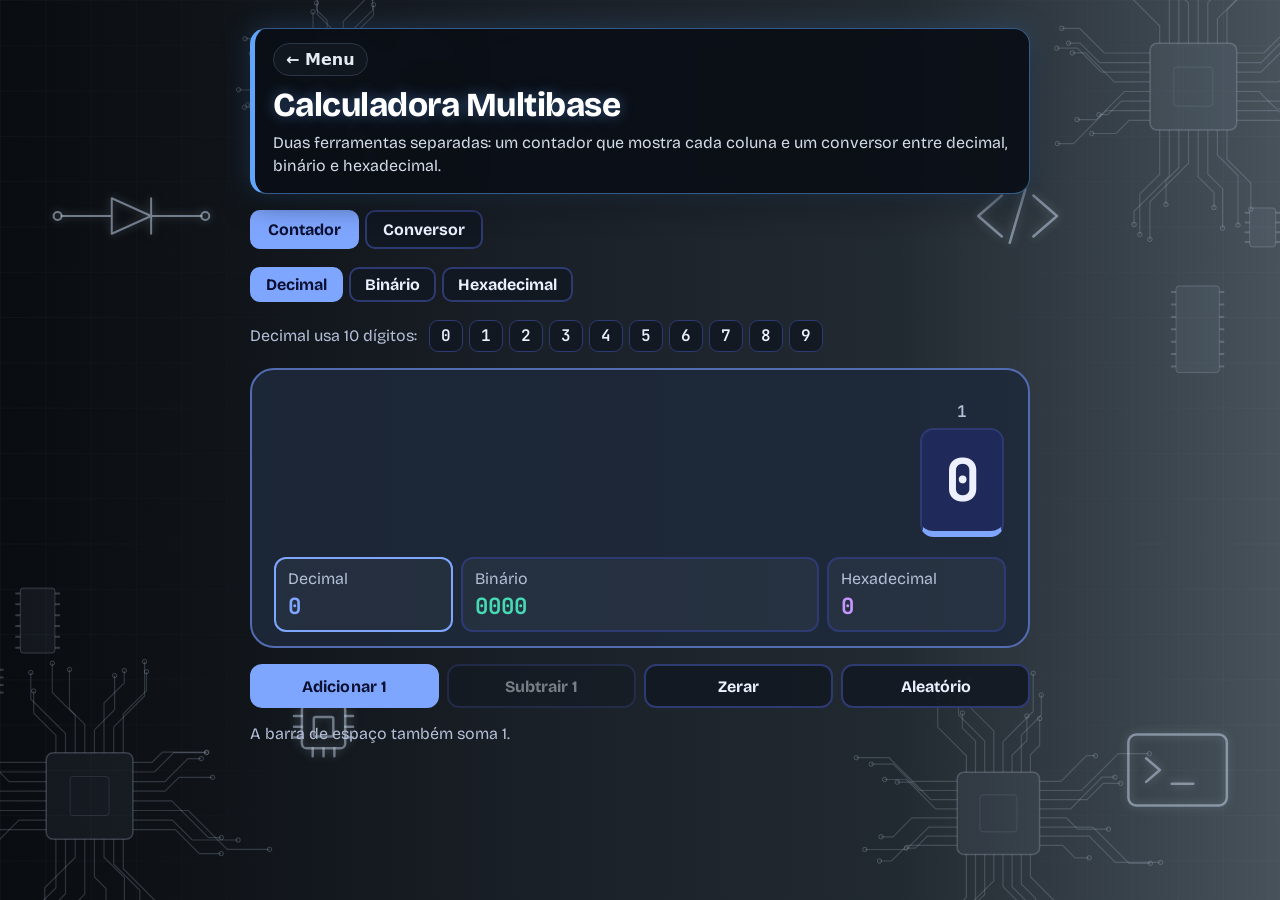
<file: 01.html>
<!doctype html>
<html lang="pt-BR">
	<head>
		<meta charset="utf-8" />
		<meta
			name="viewport"
			content="width=device-width, initial-scale=1, viewport-fit=cover"
		/>
		<title>Calculadora Multibase</title>
		<link
			rel="icon"
			href="data:image/svg+xml,%3Csvg xmlns='http://www.w3.org/2000/svg' viewBox='0 0 100 100'%3E%3Ctext y='.9em' font-size='90'%3E%F0%9F%94%A2%3C/text%3E%3C/svg%3E"
		/>
		<link
			rel="stylesheet"
			href="https://fonts.googleapis.com/css2?family=Bricolage+Grotesque:opsz,wght@12..96,400..800&family=JetBrains+Mono:wght@500..800&display=swap"
		/>
		<style>
			/* ---------- Tokens ---------- */
			:root {
				--bg: #eef2f9;
				--surface: #ffffff;
				--cell-bg: #ffffff;
				--ink: #16204a;
				--muted: #55608a;
				--line: #c9d2ea;
				--acc-dec: #2a62d9;
				--acc-bin: #0a7a63;
				--acc-hex: #8c3fd1;
				--on-acc: #ffffff;
				--hilite: #ffc53d;
				--hilite-edge: #c98f00;
				--hilite-ink: #2b1f00;
				--err: #b42318;
				--font-ui:
					'Bricolage Grotesque', system-ui,
					-apple-system, 'Segoe UI', Roboto,
					'Helvetica Neue', Arial, sans-serif;
				--font-num:
					'JetBrains Mono', ui-monospace, 'SF Mono',
					Menlo, Consolas, 'Liberation Mono', monospace;
				color-scheme: light;

				box-sizing: border-box;
				padding-top: env(safe-area-inset-top, 0px);
				padding-bottom: env(safe-area-inset-bottom, 0px);
			}
			@media (prefers-color-scheme: dark) {
				:root:not([data-theme='light']) {
					--bg: #0d1230;
					--surface: #161d47;
					--cell-bg: #212b66;
					--ink: #edf1ff;
					--muted: #a3aedd;
					--line: #2e3a72;
					--acc-dec: #7fa6ff;
					--acc-bin: #45d9b4;
					--acc-hex: #c795ff;
					--on-acc: #0b1030;
					--err: #ff9a90;
					color-scheme: dark;
				}
			}
			:root[data-theme='dark'] {
				--bg: #0d1230;
				--surface: #161d47;
				--cell-bg: #212b66;
				--ink: #edf1ff;
				--muted: #a3aedd;
				--line: #2e3a72;
				--acc-dec: #7fa6ff;
				--acc-bin: #45d9b4;
				--acc-hex: #c795ff;
				--on-acc: #0b1030;
				--err: #ff9a90;
				color-scheme: dark;
			}

			/* ---------- Base ---------- */
			*,
			*::before,
			*::after {
				box-sizing: inherit;
			}
			html {
				scroll-padding-top: env(safe-area-inset-top, 0px);
				-webkit-text-size-adjust: 100%;
			}
			body {
				margin: 0;
				background: var(--bg);
				color: var(--ink);
				font-family: var(--font-ui);
				font-size: 17px;
				line-height: 1.45;
				--accent: var(--acc-dec);
			}
			body[data-base='2'] {
				--accent: var(--acc-bin);
			}
			body[data-base='16'] {
				--accent: var(--acc-hex);
			}
			body {
				--accent-deep: color-mix(
					in srgb,
					var(--accent) 62%,
					#000
				);
			}

			button,
			input {
				font: inherit;
				color: inherit;
			}
			button {
				cursor: pointer;
			}
			button:disabled {
				cursor: not-allowed;
				opacity: 0.45;
			}
			:focus-visible {
				outline: 3px solid var(--ink);
				outline-offset: 3px;
				border-radius: 6px;
			}

			.sr {
				position: absolute;
				width: 1px;
				height: 1px;
				margin: -1px;
				padding: 0;
				overflow: hidden;
				clip: rect(0 0 0 0);
				white-space: nowrap;
				border: 0;
			}

			.app {
				max-width: 820px;
				margin: 0 auto;
				padding: 28px max(20px, env(safe-area-inset-right))
					56px max(20px, env(safe-area-inset-left));
			}

			h1 {
				margin: 0;
				font-size: clamp(1.55rem, 4vw, 2.1rem);
				font-weight: 750;
				letter-spacing: -0.015em;
				line-height: 1.15;
			}
			.lede {
				margin: 6px 0 0;
				color: var(--muted);
				max-width: 60ch;
			}

			/* ---------- Base selector ---------- */
			.bases {
				display: grid;
				grid-template-columns: repeat(3, 1fr);
				gap: 10px;
				margin-top: 22px;
			}
			.base-btn {
				display: flex;
				flex-direction: column;
				align-items: center;
				gap: 2px;
				padding: 12px 8px;
				background: var(--surface);
				border: 2px solid var(--line);
				border-radius: 16px;
				transition:
					border-color 0.15s,
					background-color 0.15s,
					color 0.15s;
			}
			.base-btn .nm {
				font-weight: 700;
				font-size: 1.1rem;
				line-height: 1.2;
			}
			.base-btn .sub {
				font-size: 1rem;
				color: var(--muted);
			}
			.base-btn[data-b='10'] {
				--a: var(--acc-dec);
			}
			.base-btn[data-b='2'] {
				--a: var(--acc-bin);
			}
			.base-btn[data-b='16'] {
				--a: var(--acc-hex);
			}
			.base-btn:hover {
				border-color: var(--a);
			}
			.base-btn[aria-pressed='true'] {
				background: var(--a);
				border-color: var(--a);
				color: var(--on-acc);
			}
			.base-btn[aria-pressed='true'] .sub {
				color: inherit;
				opacity: 0.88;
			}

			/* ---------- Digits of the system ---------- */
			.digits {
				display: flex;
				flex-wrap: wrap;
				align-items: center;
				gap: 8px 12px;
				margin-top: 18px;
			}
			.digits p {
				margin: 0;
				color: var(--muted);
				font-size: 1rem;
			}
			.chips {
				display: flex;
				flex-wrap: wrap;
				gap: 6px;
			}
			.chip {
				min-width: 34px;
				padding: 3px 6px;
				text-align: center;
				font-family: var(--font-num);
				font-weight: 600;
				font-size: 1rem;
				background: var(--surface);
				border: 1.5px solid var(--line);
				border-radius: 9px;
			}
			.chip.letter {
				border-color: var(--accent);
				color: var(--accent);
			}

			/* ---------- Display ---------- */
			.display {
				margin-top: 16px;
				padding: 24px 22px 14px;
				background: var(--surface);
				background: color-mix(
					in srgb,
					var(--accent) 10%,
					var(--surface)
				);
				border: 2px solid var(--line);
				border-color: color-mix(
					in srgb,
					var(--accent) 45%,
					var(--line)
				);
				border-radius: 24px;
			}
			.cols {
				--cell: 100px;
				display: flex;
				gap: 8px;
				overflow-x: auto;
				padding: 4px 2px 6px;
			}
			.col {
				flex: none;
				width: var(--cell);
				display: flex;
				flex-direction: column;
				align-items: center;
				gap: 8px;
			}
			.cols > .col:first-child {
				margin-left: auto;
			}

			.lbl,
			.wt {
				white-space: nowrap;
				line-height: 1;
				display: flex;
				justify-content: center;
			}
			.lbl {
				font-family: var(--font-num);
				font-weight: 600;
				color: var(--muted);
				height: 22px;
				align-items: flex-end;
			}
			.lbl.vert {
				writing-mode: vertical-rl;
				transform: rotate(180deg);
				align-items: flex-start;
			}
			.wt {
				font-size: 1rem;
				color: var(--muted);
				visibility: hidden;
				height: 20px;
				align-items: flex-start;
			}
			.display.show-dec .wt,
			.display.show-dec .total {
				visibility: visible;
			}

			.cell {
				width: 100%;
				height: calc(var(--cell) * 1.3);
				display: grid;
				place-items: center;
				background: var(--cell-bg);
				border: 2px solid var(--line);
				border-bottom: 6px solid var(--accent);
				border-radius: calc(var(--cell) * 0.16);
				font-family: var(--font-num);
				font-weight: 700;
				font-size: calc(var(--cell) * 0.7);
				line-height: 1;
				font-variant-numeric: tabular-nums;
			}
			.col.changed .cell {
				background: var(--hilite);
				color: var(--hilite-ink);
				border-color: var(--hilite-edge);
				border-bottom-color: var(--hilite-edge);
				box-shadow: 0 0 0 4px rgba(255, 197, 61, 0.38);
			}

			.total {
				margin: 4px 0 0;
				min-height: 1.6em;
				text-align: right;
				font-size: 1.05rem;
				color: var(--muted);
				visibility: hidden;
			}
			.total strong {
				color: var(--ink);
				font-family: var(--font-num);
				font-weight: 700;
			}

			@keyframes roll {
				from {
					transform: translateY(26%);
					opacity: 0.15;
				}
				to {
					transform: none;
					opacity: 1;
				}
			}
			@keyframes enter {
				from {
					transform: translateX(-32px) scale(0.85);
					opacity: 0;
				}
				to {
					transform: none;
					opacity: 1;
				}
			}
			.col.anim .cell {
				animation: roll 0.28s cubic-bezier(0.2, 0.8, 0.3, 1);
			}
			.col.enter {
				animation: enter 0.34s
					cubic-bezier(0.2, 0.8, 0.3, 1);
			}

			/* ---------- What changed ---------- */
			.log {
				margin: 14px 0 0;
				padding: 12px 16px;
				background: var(--surface);
				border-left: 5px solid var(--accent);
				border-radius: 6px 14px 14px 6px;
				font-size: 1.05rem;
			}
			.log[hidden] {
				display: none;
			}

			/* ---------- Controls ---------- */
			.controls {
				display: grid;
				grid-template-columns: 2.4fr 1fr 1fr 1.3fr;
				gap: 10px;
				margin-top: 20px;
			}
			.btn-add {
				height: 76px;
				background: var(--accent);
				color: var(--on-acc);
				border: 0;
				border-radius: 20px;
				font-size: 2rem;
				font-weight: 800;
				letter-spacing: 0.01em;
				box-shadow: 0 6px 0 var(--accent-deep);
				transition:
					transform 0.06s,
					box-shadow 0.06s;
			}
			.btn-add:active:not(:disabled) {
				transform: translateY(4px);
				box-shadow: 0 2px 0 var(--accent-deep);
			}
			.btn-2 {
				height: 76px;
				background: var(--surface);
				border: 2px solid var(--line);
				border-radius: 20px;
				font-size: 1.1rem;
				font-weight: 650;
			}
			.btn-2:hover:not(:disabled) {
				border-color: var(--accent);
			}
			.tip {
				margin: 14px 0 0;
				color: var(--muted);
				font-size: 1rem;
			}

			/* ---------- Set number ---------- */
			.set {
				margin-top: 26px;
			}
			.set label {
				display: block;
				font-weight: 700;
				margin-bottom: 6px;
			}
			.in-bases {
				display: flex;
				flex-wrap: wrap;
				align-items: center;
				gap: 8px;
				margin-bottom: 10px;
			}
			.in-bases span {
				color: var(--muted);
				font-size: 1rem;
				margin-right: 2px;
			}
			.mini {
				padding: 6px 14px;
				background: var(--surface);
				border: 2px solid var(--line);
				border-radius: 999px;
				font-size: 1rem;
				font-weight: 650;
				transition:
					border-color 0.15s,
					background-color 0.15s,
					color 0.15s;
			}
			.mini[data-ib='10'] {
				--a: var(--acc-dec);
			}
			.mini[data-ib='2'] {
				--a: var(--acc-bin);
			}
			.mini[data-ib='16'] {
				--a: var(--acc-hex);
			}
			.mini:hover {
				border-color: var(--a);
			}
			.mini[aria-pressed='true'] {
				background: var(--a);
				border-color: var(--a);
				color: var(--on-acc);
			}
			.set-row {
				display: flex;
				gap: 10px;
				flex-wrap: wrap;
			}
			.set input {
				width: min(100%, 260px);
				padding: 11px 14px;
				background: var(--surface);
				border: 2px solid var(--line);
				border-radius: 14px;
				font-family: var(--font-num);
				font-size: 1.25rem;
				font-weight: 600;
				text-transform: uppercase;
			}
			.set input::placeholder {
				text-transform: none;
				color: var(--muted);
				opacity: 0.8;
				font-weight: 500;
			}
			.set input:focus-visible {
				border-color: var(--accent);
				outline-offset: 2px;
			}
			.set input[aria-invalid='true'] {
				border-color: var(--err);
			}
			.btn-set {
				padding: 0 22px;
				background: var(--accent);
				color: var(--on-acc);
				border: 0;
				border-radius: 14px;
				font-weight: 700;
			}
			.msg {
				margin: 8px 0 0;
				color: var(--muted);
				font-size: 1rem;
				min-height: 1.4em;
			}
			.msg.error {
				color: var(--err);
				font-weight: 600;
			}

			/* ---------- Reveal ---------- */
			.reveal {
				margin: 28px 0 0;
				padding: 0;
				border: 0;
			}
			.reveal legend {
				padding: 0;
				font-weight: 700;
				margin-bottom: 6px;
			}
			.reveal label {
				display: flex;
				align-items: center;
				gap: 10px;
				padding: 5px 0;
				cursor: pointer;
			}
			.reveal input {
				width: 20px;
				height: 20px;
				accent-color: var(--accent);
				margin: 0;
			}

			/* ---------- Small screens ---------- */
			@media (max-width: 560px) {
				body {
					font-size: 16px;
				}
				.controls {
					grid-template-columns: 1fr 1fr 1.3fr;
				}
				.btn-add {
					grid-column: 1 / -1;
				}
				.btn-2 {
					height: 60px;
				}
				.display {
					padding: 18px 12px 10px;
					border-radius: 20px;
				}
				.bases {
					gap: 8px;
				}
				.base-btn {
					padding: 12px 4px;
				}
				.base-btn .nm {
					font-size: 1rem;
				}
				.base-btn .sub {
					font-size: 1rem;
				}
				.btn-set {
					height: 48px;
				}
			}

			@media (prefers-reduced-motion: reduce) {
				*,
				*::before,
				*::after {
					animation: none !important;
					transition: none !important;
				}
			}
		</style>
		<style>
			/* Tema do laboratório: fundo SVG, cabeçalho em painel, fonte mínima 16px */
			html {
				background: #0b0f14;
				color-scheme: dark;
			}
			body {
				background: transparent !important;
				background-image: none !important;
			}
			#bg {
				position: fixed;
				left: 0;
				top: 0;
				width: 100%;
				height: 100%;
				z-index: -1;
				pointer-events: none;
			}
			#bg .gl {
				filter: drop-shadow(
					0 0 4px rgba(190, 205, 225, 0.55)
				);
			}
			:root:not([data-theme='never']) {
				--bg: transparent;
				--surface: rgba(18, 25, 34, 0.88);
				--cell-bg: rgba(33, 43, 102, 0.75);
				--ink: #edf1ff;
				--muted: #b4bfd8;
				--line: #2e3a72;
				--acc-dec: #7fa6ff;
				--acc-bin: #45d9b4;
				--acc-hex: #c795ff;
				--on-acc: #0b1030;
				--err: #ff9a90;
				color-scheme: dark;
			}
			header.top {
				display: block;
				background: rgba(10, 15, 22, 0.92);
				border: 1px solid rgba(96, 165, 250, 0.5);
				border-left: 5px solid #60a5fa;
				border-radius: 16px;
				padding: 14px 18px 16px;
				margin: 0 0 16px;
				box-shadow:
					0 0 26px rgba(96, 165, 250, 0.22),
					0 10px 28px rgba(0, 0, 0, 0.5);
				backdrop-filter: blur(8px);
				-webkit-backdrop-filter: blur(8px);
			}
			header.top h1 {
				margin: 10px 0 4px;
				color: #fff;
				text-shadow: 0 0 14px rgba(96, 165, 250, 0.45);
			}
			header.top p,
			header.top .lede,
			header.top .sub {
				color: #d3dbe8;
				font-size: 16px;
				margin: 6px 0 0;
			}
			.back {
				display: inline-block;
				padding: 6px 12px;
				border-radius: 99px;
				background: rgba(18, 25, 34, 0.85);
				border: 1px solid #2c3746;
				color: #e6ebf2;
				text-decoration: none;
				font:
					600 16px system-ui,
					sans-serif;
			}
			.back:hover {
				border-color: #60a5fa;
				box-shadow: 0 0 12px rgba(96, 165, 250, 0.3);
			}
			svg text {
				font-size: calc(var(--fs, 16) * 1px);
			}
		</style>
		<style>
			/* Abas Contador / Conversor */
			.tabs {
				display: flex;
				gap: 8px;
				margin: 0 0 18px;
			}
			.tabs button {
				flex: 1;
				padding: 12px 8px;
				border-radius: 14px;
				background: var(--surface);
				border: 2px solid var(--line);
				color: var(--ink);
				font-weight: 700;
				font-size: 1.1rem;
				cursor: pointer;
			}
			.tabs button:hover {
				border-color: var(--acc-dec);
			}
			.tabs button[aria-selected='true'] {
				background: var(--acc-dec);
				border-color: var(--acc-dec);
				color: var(--on-acc);
			}
			.cv-intro {
				margin: 0 0 6px;
				color: var(--muted);
				font-size: 1rem;
			}
			#tabConv .set {
				margin-top: 12px;
			}
			.cv-out {
				display: grid;
				gap: 12px;
				margin-top: 18px;
			}
			.cv-card {
				background: var(--surface);
				border: 2px solid var(--line);
				border-left: 6px solid var(--a);
				border-radius: 16px;
				padding: 14px 16px;
			}
			.cv-card[data-b='10'] {
				--a: var(--acc-dec);
			}
			.cv-card[data-b='2'] {
				--a: var(--acc-bin);
			}
			.cv-card[data-b='16'] {
				--a: var(--acc-hex);
			}
			.cv-h {
				display: flex;
				justify-content: space-between;
				gap: 8px;
				color: var(--muted);
				font-size: 1rem;
				font-weight: 600;
			}
			.cv-h em {
				font-style: normal;
				color: var(--on-acc);
				background: var(--a);
				border-radius: 99px;
				padding: 0 10px;
			}
			.cv-v {
				font-family: var(--font-num);
				font-size: clamp(1.5rem, 6vw, 2.1rem);
				font-weight: 700;
				color: var(--a);
				margin: 6px 0;
				overflow-wrap: anywhere;
			}
			.cv-x {
				font-size: 1rem;
				color: var(--muted);
				overflow-wrap: anywhere;
			}
			.cv-note,
			.cv-empty {
				color: var(--muted);
				font-size: 1rem;
				margin: 12px 0 0;
			}
			.cv-actions {
				margin-top: 16px;
				grid-template-columns: 1fr;
			}
		</style>
		<style>
			/* Botões menores, painel de valores e controles uniformes */
			.tabs {
				gap: 6px;
				justify-content: flex-start;
			}
			.tabs button {
				flex: 0 0 auto;
				padding: 6px 16px;
				font-size: 1rem;
				border-radius: 10px;
			}
			.bases {
				display: flex;
				gap: 6px;
				margin-top: 14px;
			}
			.base-btn {
				flex-direction: row;
				gap: 6px;
				padding: 6px 14px;
				border-radius: 10px;
			}
			.base-btn .nm {
				font-size: 1rem;
			}
			.base-btn .sub {
				display: none;
			}
			.controls {
				grid-template-columns: repeat(4, 1fr) !important;
				gap: 8px;
				margin-top: 16px;
			}
			.btn-add,
			.btn-2 {
				height: 44px !important;
				border-radius: 12px !important;
				font-size: 1rem !important;
				font-weight: 700;
				padding: 0 6px;
				box-shadow: none !important;
				grid-column: auto !important;
				transform: none !important;
			}
			.btn-add {
				border: 2px solid var(--accent);
			}
			.readout {
				display: grid;
				grid-template-columns: 1fr 2fr 1fr;
				gap: 8px;
				margin-top: 14px;
			}
			.rd {
				background: rgba(255, 255, 255, 0.04);
				border: 2px solid var(--line);
				border-radius: 12px;
				padding: 8px 12px;
				min-width: 0;
			}
			.rd[data-b='10'] {
				--a: var(--acc-dec);
			}
			.rd[data-b='2'] {
				--a: var(--acc-bin);
			}
			.rd[data-b='16'] {
				--a: var(--acc-hex);
			}
			.rd.cur {
				border-color: var(--a);
			}
			.rd span {
				display: block;
				color: var(--muted);
				font-size: 1rem;
			}
			.rd strong {
				display: block;
				font-family: var(--font-num);
				font-size: 1.4rem;
				color: var(--a);
				overflow-wrap: anywhere;
			}
			.cv-actions {
				grid-template-columns: minmax(0, 220px) !important;
			}
			@media (max-width: 560px) {
				.controls {
					grid-template-columns: 1fr 1fr !important;
				}
				.readout {
					grid-template-columns: 1fr;
				}
				.rd {
					display: flex;
					justify-content: space-between;
					align-items: baseline;
					gap: 8px;
				}
				.rd strong {
					text-align: right;
				}
				.cv-actions {
					grid-template-columns: 1fr !important;
				}
			}
		</style>
		<style>
			header.top .lede,
			header.top p {
				max-width: none !important;
				width: 100%;
			}
		</style>
	</head>
	<body data-base="10">
		<svg id="bg" aria-hidden="true"></svg>
		<main class="app">
			<header class="top">
				<a class="back" href="index.html" rel="noopener"
					>← Menu</a
				>
				<h1>Calculadora Multibase</h1>
				<p class="lede">
					Duas ferramentas separadas: um contador que
					mostra cada coluna e um conversor entre
					decimal, binário e hexadecimal.
				</p>
			</header>

			<div class="tabs" role="tablist">
				<button
					type="button"
					role="tab"
					id="tbCount"
					aria-selected="true"
				>
					Contador</button
				><button
					type="button"
					role="tab"
					id="tbConv"
					aria-selected="false"
				>
					Conversor
				</button>
			</div>

			<section
				id="tabCount"
				role="tabpanel"
				aria-labelledby="tbCount"
			>
				<div
					class="bases"
					role="group"
					aria-label="Sistema numérico"
				>
					<button
						type="button"
						class="base-btn"
						data-b="10"
						aria-pressed="true"
					>
						<span class="nm">Decimal</span
						><span class="sub">base 10</span>
					</button>
					<button
						type="button"
						class="base-btn"
						data-b="2"
						aria-pressed="false"
					>
						<span class="nm">Binário</span
						><span class="sub">base 2</span>
					</button>
					<button
						type="button"
						class="base-btn"
						data-b="16"
						aria-pressed="false"
					>
						<span class="nm">Hexadecimal</span
						><span class="sub">base 16</span>
					</button>
				</div>

				<div class="digits">
					<p id="digitsLbl"></p>
					<div class="chips" id="chips"></div>
				</div>

				<section
					class="display"
					id="display"
					aria-label="Contador"
				>
					<div class="cols" id="cols"></div>
					<div
						class="readout"
						aria-label="Valor no contador"
					>
						<div class="rd" data-b="10">
							<span>Decimal</span
							><strong id="rdDec">0</strong>
						</div>
						<div class="rd" data-b="2">
							<span>Binário</span
							><strong id="rdBin"
								>0000</strong
							>
						</div>
						<div class="rd" data-b="16">
							<span>Hexadecimal</span
							><strong id="rdHex">0</strong>
						</div>
					</div>
				</section>

				<div class="controls">
					<button
						type="button"
						class="btn-add"
						id="add"
					>
						Adicionar 1
					</button>
					<button
						type="button"
						class="btn-2"
						id="sub"
						aria-label="Subtrair 1"
						title="Subtrair 1"
					>
						Subtrair 1
					</button>
					<button
						type="button"
						class="btn-2"
						id="reset"
					>
						Zerar
					</button>
					<button
						type="button"
						class="btn-2"
						id="rand"
					>
						Aleatório
					</button>
				</div>
				<p class="tip">A barra de espaço também soma 1.</p>
			</section>

			<section
				id="tabConv"
				role="tabpanel"
				aria-labelledby="tbConv"
				hidden
			>
				<p class="cv-intro">
					Digite um número em qualquer base e veja o
					mesmo valor nos três sistemas, com a conta
					que explica cada um.
				</p>
				<div class="set">
					<label for="cvIn">Número</label>
					<div
						class="in-bases"
						id="cvBases"
						role="group"
						aria-label="Base do número digitado"
					>
						<span>Digitar em</span>
						<button
							type="button"
							class="mini"
							data-ib="10"
							aria-pressed="true"
						>
							Decimal
						</button>
						<button
							type="button"
							class="mini"
							data-ib="2"
							aria-pressed="false"
						>
							Binário
						</button>
						<button
							type="button"
							class="mini"
							data-ib="16"
							aria-pressed="false"
						>
							Hexadecimal
						</button>
					</div>
					<div class="set-row">
						<input
							id="cvIn"
							type="text"
							inputmode="numeric"
							autocomplete="off"
							autocapitalize="characters"
							spellcheck="false"
							maxlength="24"
							aria-describedby="cvMsg"
						/>
					</div>
					<p class="msg" id="cvMsg"></p>
				</div>
				<div
					id="cvOut"
					class="cv-out"
					aria-live="polite"
				></div>
				<p class="cv-note">
					No hexadecimal, A=10, B=11, C=12, D=13, E=14
					e F=15.
				</p>
			</section>

			<p class="sr" id="live" aria-live="polite"></p>
		</main>

		<script>
			;(function () {
				'use strict'

				var MAX = 65535 // 16 bits: FFFF em hexadecimal, 16 dígitos em binário
				var BASES = {
					10: {
						pt: 'decimal',
						plural: 'decimais',
						digits: '0 a 9',
						count: 10,
						ex: '19',
						rand: [10, 99],
					},
					2: {
						pt: 'binário',
						plural: 'binários',
						digits: '0 e 1',
						count: 2,
						ex: '10011',
						rand: [2, 63],
					},
					16: {
						pt: 'hexadecimal',
						plural: 'hexadecimais',
						digits: '0 a 9 e A a F',
						count: 16,
						ex: '1F',
						rand: [16, 255],
					},
				}

				var state = {
					value: 0,
					base: 10,
					showChg: false,
					showDec: false,
					labelMode: 'value',
				}
				var lastEv = { type: 'init' }

				function $(id) {
					return document.getElementById(id)
				}
				var colsEl = $('cols'),
					displayEl = $('display')
				var addBtn = $('add'),
					subBtn = $('sub')
				var baseBtns =
					document.querySelectorAll('.base-btn')

				function toStr(v, b) {
					return v.toString(b).toUpperCase()
				}
				function fmt(n) {
					return n.toLocaleString('pt-BR')
				}
				function cap(s) {
					return s.charAt(0).toUpperCase() + s.slice(1)
				}
				function zeros(n) {
					return new Array(n + 1).join('0')
				}
				// Rótulo da coluna p: "value" = valor em decimal (1, 2, 4, 8...); "base" = notação da base (1s, 10s, 100s...)
				function colLabel(p) {
					return state.labelMode === 'value'
						? fmt(Math.pow(state.base, p))
						: '1' + zeros(p) + 's'
				}
				function colRef(p) {
					return state.labelMode === 'value'
						? 'coluna do ' +
								fmt(
									Math.pow(
										state.base,
										p,
									),
								)
						: 'coluna de ' + colLabel(p)
				}
				function fitFont(len, cell, max) {
					return Math.max(
						8,
						Math.min(
							max,
							(cell / (len * 0.6)) * 0.95,
						),
					)
				}

				/* ----- Chips with the digits of the current system ----- */
				function renderChips() {
					var b = state.base,
						html = ''
					for (var i = 0; i < b; i++) {
						html +=
							'<span class="chip' +
							(i > 9 ? ' letter' : '') +
							'">' +
							i.toString(16).toUpperCase() +
							'</span>'
					}
					$('chips').innerHTML = html
					$('digitsLbl').textContent =
						cap(BASES[b].pt) +
						' usa ' +
						BASES[b].count +
						' dígitos:'
				}

				/* ----- Text describing what happened to each column ----- */
				function describe(ev, s, ps) {
					var pt = BASES[state.base].pt
					if (ev.type === 'init')
						return (
							'Clique em Adicionar 1 para começar a contar em ' +
							pt +
							'.'
						)
					if (ev.type === 'reset')
						return 'Contador zerado.'
					if (ev.type === 'base')
						return (
							'O número não mudou, só a forma de escrevê-lo: agora em ' +
							pt +
							'.'
						)
					if (
						ev.type === 'set' &&
						ev.inBase &&
						ev.inBase !== state.base
					) {
						return (
							'Você digitou ' +
							toStr(state.value, ev.inBase) +
							' (' +
							BASES[ev.inBase].pt +
							'), que em ' +
							pt +
							' é ' +
							s +
							'.'
						)
					}
					if (
						ev.type === 'random' ||
						ev.type === 'set'
					)
						return (
							'Contador definido para ' +
							s +
							' (' +
							pt +
							').'
						)

					var parts = [],
						n = s.length,
						pn = ps.length,
						unchanged = 0
					for (var p = 0; p < Math.max(n, pn); p++) {
						var cur =
							p < n
								? s.charAt(n - 1 - p)
								: null
						var old =
							p < pn
								? ps.charAt(pn - 1 - p)
								: null
						if (cur === old) {
							if (cur !== null) unchanged++
							continue
						}
						var ref = colRef(p)
						if (cur === null)
							parts.push(
								'A ' +
									ref +
									' ficou oculta (era ' +
									old +
									').',
							)
						else
							parts.push(
								'A ' +
									ref +
									' mudou de ' +
									(old === null
										? '(oculto) 0'
										: old) +
									' para ' +
									cur +
									'.',
							)
					}
					if (unchanged > 0 && parts.length)
						parts.push(
							unchanged === 1
								? 'A outra coluna permaneceu igual.'
								: 'As outras colunas permaneceram iguais.',
						)
					return parts.join(' ')
				}

				/* ----- Render ----- */
				function render(ev, animate) {
					var b = state.base,
						s = toStr(state.value, b),
						n = s.length,
						pt = BASES[b].pt
					var ps =
						ev.prev != null
							? toStr(ev.prev, b)
							: null
					var arith =
						(ev.type === 'add' ||
							ev.type === 'sub') &&
						ps !== null

					document.body.setAttribute('data-base', b)
					for (var k = 0; k < baseBtns.length; k++) {
						baseBtns[k].setAttribute(
							'aria-pressed',
							String(
								Number(
									baseBtns[
										k
									].getAttribute(
										'data-b',
									),
								) === b,
							),
						)
					}

					var GAP = 8
					var avail = colsEl.clientWidth || 640
					var nn = Math.max(n, 8) // tamanho fixo até 8 dígitos: só encolhe acima disso
					var cell = Math.max(
						30,
						Math.min(
							108,
							Math.floor(
								(avail -
									4 -
									(nn - 1) * GAP) /
									nn,
							),
						),
					)
					colsEl.style.setProperty(
						'--cell',
						cell + 'px',
					)

					// Se o maior rótulo não cabe na largura da coluna, todos os rótulos ficam na vertical.
					var maxLbl = colLabel(n - 1).length
					var vert = fitFont(maxLbl, cell, 16) < 9
					var vFont = 12,
						vHeight =
							Math.ceil(
								maxLbl * vFont * 0.62,
							) + 6
					// "vale N" só cabe por extenso em colunas largas; nas estreitas mostra só o número.
					var wtPrefix =
						fitFont(
							(
								'vale ' +
								fmt(Math.pow(b, n - 1))
							).length,
							cell,
							14,
						) >= 10
							? 'vale '
							: ''
					var lblFont = fitFont(
						maxLbl,
						cell,
						16,
					).toFixed(1)
					var wtFont = fitFont(
						(wtPrefix + fmt(Math.pow(b, n - 1)))
							.length,
						cell,
						14,
					).toFixed(1)

					var html = ''
					for (var i = 0; i < n; i++) {
						var p = n - 1 - i,
							d = s.charAt(i),
							cls = 'col',
							changed = false,
							isNew = false
						if (arith) {
							var pd =
								p < ps.length
									? ps.charAt(
											ps.length -
												1 -
												p,
										)
									: null
							changed = pd !== d
							isNew = pd === null
						}
						if (changed) cls += ' changed'
						if (animate) {
							if (isNew) cls += ' enter'
							else if (changed || !arith)
								cls += ' anim'
						}
						var lbl = colLabel(p)
						var wt =
							wtPrefix + fmt(Math.pow(b, p))
						// No modo "valor", o rótulo já é o valor decimal da coluna; a linha "vale N" seria redundante.
						var wtHtml =
							state.labelMode === 'base'
								? '<span class="wt" style="font-size:' +
									wtFont +
									'px">' +
									wt +
									'</span>'
								: ''
						html +=
							'<div class="' +
							cls +
							'">' +
							(vert
								? '<span class="lbl vert" style="font-size:' +
									vFont +
									'px;height:' +
									vHeight +
									'px">' +
									lbl +
									'</span>'
								: '<span class="lbl" style="font-size:' +
									lblFont +
									'px">' +
									lbl +
									'</span>') +
							'<div class="cell">' +
							d +
							'</div>' +
							wtHtml +
							'</div>'
					}
					colsEl.innerHTML = html
					colsEl.scrollLeft = colsEl.scrollWidth // em telas estreitas, mantém a coluna do 1 à vista

					displayEl.classList.toggle(
						'show-dec',
						state.showDec,
					)
					$('rdDec').textContent = show(
						state.value,
						10,
					)
					$('rdBin').textContent = show(state.value, 2)
					$('rdHex').textContent = show(
						state.value,
						16,
					)
					var rds = document.querySelectorAll('.rd')
					for (var q = 0; q < rds.length; q++)
						rds[q].classList.toggle(
							'cur',
							Number(
								rds[q].getAttribute(
									'data-b',
								),
							) === b,
						)

					addBtn.disabled = state.value >= MAX
					subBtn.disabled = state.value <= 0
					$('live').textContent =
						'Contador: ' +
						s.split('').join(' ') +
						' em ' +
						pt
				}

				/* ----- Actions ----- */
				function go(type, v, inBase) {
					var prev = state.value
					state.value = v
					lastEv = {
						type: type,
						prev: prev,
						inBase: inBase,
					}
					render(lastEv, true)
				}
				function add() {
					if (state.value < MAX)
						go('add', state.value + 1)
				}
				function sub() {
					if (state.value > 0)
						go('sub', state.value - 1)
				}
				function reset() {
					go('reset', 0)
				}
				function randomize() {
					var r = BASES[state.base].rand,
						v
					do {
						v =
							r[0] +
							Math.floor(
								Math.random() *
									(r[1] -
										r[0] +
										1),
							)
					} while (v === state.value)
					go('random', v)
				}
				function setBase(b) {
					if (b === state.base) return
					state.base = b
					state.value = 0
					lastEv = { type: 'reset' }
					renderChips()
					render(lastEv, true)
				}

				/* ----- Wiring ----- */
				addBtn.addEventListener('click', add)
				subBtn.addEventListener('click', sub)
				$('reset').addEventListener('click', reset)
				$('rand').addEventListener('click', randomize)
				for (var i = 0; i < baseBtns.length; i++) {
					baseBtns[i].addEventListener(
						'click',
						function () {
							setBase(
								Number(
									this.getAttribute(
										'data-b',
									),
								),
							)
						},
					)
				}

				document.addEventListener('keydown', function (e) {
					if (
						e.ctrlKey ||
						e.metaKey ||
						e.altKey ||
						e.repeat
					)
						return
					if ($('tabCount').hidden) return
					if (
						e.target !== document.body &&
						e.target !== document.documentElement
					)
						return
					if (
						e.key === ' ' ||
						e.key === 'Enter' ||
						e.key === '+'
					) {
						e.preventDefault()
						add()
					} else if (e.key === '-') {
						e.preventDefault()
						sub()
					}
				})

				var raf = 0
				window.addEventListener('resize', function () {
					cancelAnimationFrame(raf)
					raf = requestAnimationFrame(function () {
						render(lastEv, false)
					})
				})

				/* ----- Abas ----- */
				var cv = { base: 10, value: null }
				var cvIn = $('cvIn'),
					cvMsg = $('cvMsg'),
					cvOut = $('cvOut')
				function showTab(t) {
					var c = t === 'count'
					$('tabCount').hidden = !c
					$('tabConv').hidden = c
					$('tbCount').setAttribute(
						'aria-selected',
						String(c),
					)
					$('tbConv').setAttribute(
						'aria-selected',
						String(!c),
					)
					if (c) render(lastEv, false)
				}
				$('tbCount').addEventListener('click', function () {
					showTab('count')
				})
				$('tbConv').addEventListener('click', function () {
					showTab('conv')
				})

				/* ----- Conversor ----- */
				function cvValidate(raw) {
					var s = raw
						.replace(/[\s_]/g, '')
						.toUpperCase()
					if (!s) return { empty: true }
					var b = cv.base,
						B = BASES[b],
						allowed = '0123456789ABCDEF'.slice(
							0,
							b,
						)
					for (var i = 0; i < s.length; i++) {
						if (
							allowed.indexOf(s.charAt(i)) <
							0
						) {
							return {
								error:
									'“' +
									s.charAt(i) +
									'” não é um dígito ' +
									B.pt +
									'. Os dígitos ' +
									B.plural +
									' são ' +
									B.digits +
									'.',
							}
						}
					}
					var v = parseInt(s, b)
					if (v > MAX)
						return {
							error:
								'O valor máximo é ' +
								fmt(MAX) +
								' em decimal (' +
								toStr(MAX, 16) +
								' em hexadecimal).',
						}
					return { value: v }
				}
				function cvHint() {
					var B = BASES[cv.base],
						mx =
							cv.base === 16
								? toStr(MAX, 16)
								: cv.base === 2
									? '16 dígitos'
									: fmt(MAX)
					cvMsg.className = 'msg'
					cvMsg.textContent =
						'Digite um número em ' +
						B.pt +
						' (até ' +
						mx +
						').'
					cvIn.setAttribute('aria-invalid', 'false')
					cvIn.placeholder = 'ex.: ' + B.ex
				}
				function show(v, b) {
					if (b === 10) return fmt(v)
					var s = toStr(v, b)
					if (b === 2) {
						while (s.length % 4) s = '0' + s
						return s.replace(
							/(.{4})(?=.)/g,
							'$1 ',
						)
					}
					return s
				}
				function expand(v, b) {
					var s = toStr(v, b),
						n = s.length,
						t = []
					for (var i = 0; i < n; i++)
						t.push(
							parseInt(s.charAt(i), 16) +
								' × ' +
								fmt(
									Math.pow(
										b,
										n - 1 - i,
									),
								),
						)
					return t.join(' + ') + ' = ' + fmt(v)
				}
				function cvRender() {
					var v = cv.value === null ? 0 : cv.value // sem número válido, mostra 0
					var html = '',
						order = [10, 2, 16]
					for (var i = 0; i < order.length; i++) {
						var b = order[i]
						html +=
							'<div class="cv-card" data-b="' +
							b +
							'"><div class="cv-h"><span>' +
							cap(BASES[b].pt) +
							' · base ' +
							b +
							'</span>' +
							(b === cv.base
								? '<em>digitado</em>'
								: '') +
							'</div><div class="cv-v">' +
							show(v, b) +
							'</div><div class="cv-x">' +
							expand(v, b) +
							'</div></div>'
					}
					cvOut.innerHTML = html
				}
				function cvUpdate() {
					var r = cvValidate(cvIn.value)
					if (r.error) {
						cvMsg.className = 'msg error'
						cvMsg.textContent = r.error
						cvIn.setAttribute(
							'aria-invalid',
							'true',
						)
						cv.value = null
					} else {
						cvHint()
						cv.value =
							r.value === undefined
								? null
								: r.value
					}
					cvRender()
				}
				function cvInit() {
					var mb =
						document.querySelectorAll(
							'#cvBases .mini',
						)
					for (var i = 0; i < mb.length; i++) {
						mb[i].addEventListener(
							'click',
							function () {
								cv.base = Number(
									this.getAttribute(
										'data-ib',
									),
								)
								for (
									var k = 0;
									k < mb.length;
									k++
								)
									mb[
										k
									].setAttribute(
										'aria-pressed',
										String(
											mb[
												k
											] ===
												this,
										),
									)
								cvIn.value = ''
								cvUpdate()
							},
						)
					}
					cvIn.addEventListener('input', cvUpdate)
					cvHint()
					cvRender()
				}

				/* ----- Start ----- */
				renderChips()
				render(lastEv, false)
				cvInit()
			})()
		</script>
		<script>
			;(function () {
				function R(s) {
					return function () {
						return (
							(s =
								(s * 16807) %
								2147483647) / 2147483647
						)
					}
				}
				function draw() {
					const W = innerWidth,
						H = innerHeight,
						m = W < 700,
						s = Math.max(
							0.7,
							Math.min(1.15, W / 1300),
						),
						b = 88 * s,
						n = m ? 6 : 8,
						L = (a) => `rgba(190,205,225,${a})`,
						f = (v) => v.toFixed(1)
					function chip(cx, cy, b, seed, n) {
						const r = R(seed),
							h = b / 2,
							g = b / (n + 1)
						let p = ''
						;[
							[0, -1],
							[0, 1],
							[-1, 0],
							[1, 0],
						].forEach(([dx, dy]) => {
							for (let i = 1; i <= n; i++) {
								const k =
										i -
										(n + 1) /
											2,
									tx = -dy,
									ty = dx,
									sg =
										k < 0
											? -1
											: 1
								let x =
										cx +
										dx * h +
										tx *
											k *
											g,
									y =
										cy +
										dy * h +
										ty * k * g
								const pts = [[x, y]]
								x += dx * b * 0.08
								y += dy * b * 0.08
								pts.push([x, y])
								const l1 =
										b *
										(0.12 +
											r() *
												0.45),
									d =
										b *
										(0.1 +
											r() *
												0.35),
									l2 =
										b *
										(0.1 +
											r() *
												0.5)
								x += dx * l1
								y += dy * l1
								pts.push([x, y])
								x += (dx + tx * sg) * d
								y += (dy + ty * sg) * d
								pts.push([x, y])
								x += dx * l2
								y += dy * l2
								pts.push([x, y])
								p += `<polyline points="${pts.map((q) => f(q[0]) + ',' + f(q[1])).join(' ')}" fill="none" stroke="${L(0.2)}" stroke-width="1.2"/><circle cx="${f(x)}" cy="${f(y)}" r="2.2" fill="none" stroke="${L(0.26)}"/>`
							}
						})
						return (
							`<rect x="${cx - h}" y="${cy - h}" width="${b}" height="${b}" rx="${b * 0.08}" fill="${L(0.06)}" stroke="${L(0.24)}" stroke-width="1.5"/><rect x="${cx - h * 0.45}" y="${cy - h * 0.45}" width="${h * 0.9}" height="${h * 0.9}" rx="3" fill="none" stroke="${L(0.12)}"/>` +
							p
						)
					}
					function dip(x, y, w, h, n) {
						let p = `<rect x="${x}" y="${y}" width="${w}" height="${h}" rx="3" fill="${L(0.06)}" stroke="${L(0.22)}"/>`
						for (let i = 0; i < n; i++) {
							const yy =
								y + (h * (i + 0.5)) / n
							p += `<path d="M${x - 5} ${yy}H${x}M${x + w} ${yy}H${x + w + 5}" stroke="${L(0.24)}" stroke-width="2"/>`
						}
						return p
					}
					const G = (a, w) =>
						`<g class="gl" fill="none" stroke="${L(a)}" stroke-width="${w}" stroke-linecap="round" stroke-linejoin="round">`
					function diode(x, y) {
						const k = s
						return (
							G(0.55, 2) +
							`<circle cx="${x}" cy="${y}" r="4"/><circle cx="${x + 150 * k}" cy="${y}" r="4"/><path d="M${x + 4} ${y}H${x + 55 * k}M${x + 95 * k} ${y}H${x + 146 * k}M${x + 95 * k} ${y - 18 * k}V${y + 18 * k}M${x + 55 * k} ${y - 18 * k}L${x + 95 * k} ${y}L${x + 55 * k} ${y + 18 * k}Z"/></g>`
						)
					}
					function code(x, y) {
						const k = s * 0.8
						return (
							G(0.55, 2.5) +
							`<path d="M${x - 20 * k} ${y - 26 * k}L${x - 50 * k} ${y}L${x - 20 * k} ${y + 26 * k}M${x + 20 * k} ${y - 26 * k}L${x + 50 * k} ${y}L${x + 20 * k} ${y + 26 * k}M${x + 10 * k} ${y - 34 * k}L${x - 10 * k} ${y + 34 * k}"/></g>`
						)
					}
					function term(x, y) {
						const k = s
						return (
							G(0.55, 2.5) +
							`<rect x="${x - 50 * k}" y="${y - 36 * k}" width="${100 * k}" height="${72 * k}" rx="${8 * k}"/><path d="M${x - 32 * k} ${y - 12 * k}L${x - 18 * k} ${y}L${x - 32 * k} ${y + 12 * k}M${x - 6 * k} ${y + 14 * k}H${x + 16 * k}"/></g>`
						)
					}
					function icon(x, y) {
						const h = 22 * s
						let p = `<rect x="${x - h}" y="${y - h}" width="${2 * h}" height="${2 * h}" rx="${5 * s}"/><rect x="${x - h * 0.45}" y="${y - h * 0.45}" width="${h * 0.9}" height="${h * 0.9}" rx="2"/>`
						for (let i = -1; i <= 1; i++) {
							const o = i * h * 0.5
							p += `<path d="M${x + o} ${y - h}v${-8 * s}M${x + o} ${y + h}v${8 * s}M${x - h} ${y + o}h${-8 * s}M${x + h} ${y + o}h${8 * s}"/>`
						}
						return G(0.5, 2.5) + p + `</g>`
					}
					let o = `<defs><linearGradient id="bgg" x1="0" x2="1" y1="0" y2="0"><stop offset="0" stop-color="#090c10"/><stop offset=".42" stop-color="#1a2027"/><stop offset=".7" stop-color="#222a31"/><stop offset="1" stop-color="#47525b"/></linearGradient><linearGradient id="gmg" x1="0" x2="1" y1="0" y2="0"><stop offset="0" stop-color="#fff"/><stop offset=".3" stop-color="#000"/><stop offset=".7" stop-color="#000"/><stop offset="1" stop-color="#fff"/></linearGradient><mask id="gm"><rect width="${W}" height="${H}" fill="url(#gmg)"/></mask><pattern id="gp" width="${46 * s}" height="${46 * s}" patternUnits="userSpaceOnUse"><path d="M${46 * s} 0H0V${46 * s}" fill="none" stroke="${L(0.08)}"/></pattern></defs><rect width="${W}" height="${H}" fill="url(#bgg)"/><rect width="${W}" height="${H}" fill="url(#gp)" mask="url(#gm)"/>`
					const c1x = Math.max(b * 0.8, W * 0.07),
						c1y = H - b * 1.2
					o +=
						chip(c1x, c1y, b, 11, n) +
						dip(
							c1x - b * 0.8,
							c1y - b * 2.4,
							b * 0.4,
							b * 0.75,
							6,
						) +
						dip(
							c1x - b * 1.3,
							c1y - b * 1.5,
							b * 0.25,
							b * 0.35,
							4,
						) +
						icon(c1x + b * 2.7, c1y - b * 0.8)
					o += diode(
						m ? 8 : W * 0.045,
						m ? H * 0.14 : H * 0.24,
					)
					if (!m)
						o += chip(
							W * 0.265,
							b * 0.85,
							b * 0.65,
							23,
							6,
						)
					o +=
						chip(W - b, b, b, 37, n) +
						dip(
							W - b * 1.2,
							b * 3.3,
							b * 0.5,
							b,
							7,
						) +
						dip(
							W - b * 0.35,
							b * 2.4,
							b * 0.3,
							b * 0.45,
							4,
						)
					o += code(
						m ? W * 0.45 : W * 0.795,
						m ? H * 0.2 : H * 0.24,
					)
					o +=
						chip(
							m ? W * 0.72 : W * 0.78,
							H - b,
							b * 0.95,
							51,
							n,
						) +
						term(
							m ? W * 0.86 : W * 0.92,
							H - b * 1.5,
						)
					const sv = document.getElementById('bg')
					sv.innerHTML = o
				}
				let lw = 0,
					lh = 0
				function go() {
					const w = innerWidth,
						h = innerHeight
					if (w == lw && Math.abs(h - lh) < 120) return
					lw = w
					lh = h
					draw()
				}
				addEventListener('resize', go)
				go()
			})()
		</script>
		<script>
			;(function () {
				function fit() {
					document
						.querySelectorAll('svg[viewBox]')
						.forEach((s) => {
							const w =
									s.getBoundingClientRect()
										.width,
								v =
									s.viewBox.baseVal
										.width
							if (w && v)
								s.style.setProperty(
									'--fs',
									(
										(16 * v) /
										w
									).toFixed(2),
								)
						})
				}
				addEventListener('resize', fit)
				new MutationObserver(fit).observe(document.body, {
					childList: true,
					subtree: true,
					attributes: true,
					attributeFilter: ['hidden'],
				})
				fit()
			})()
		</script>
	</body>
</html>
</file>
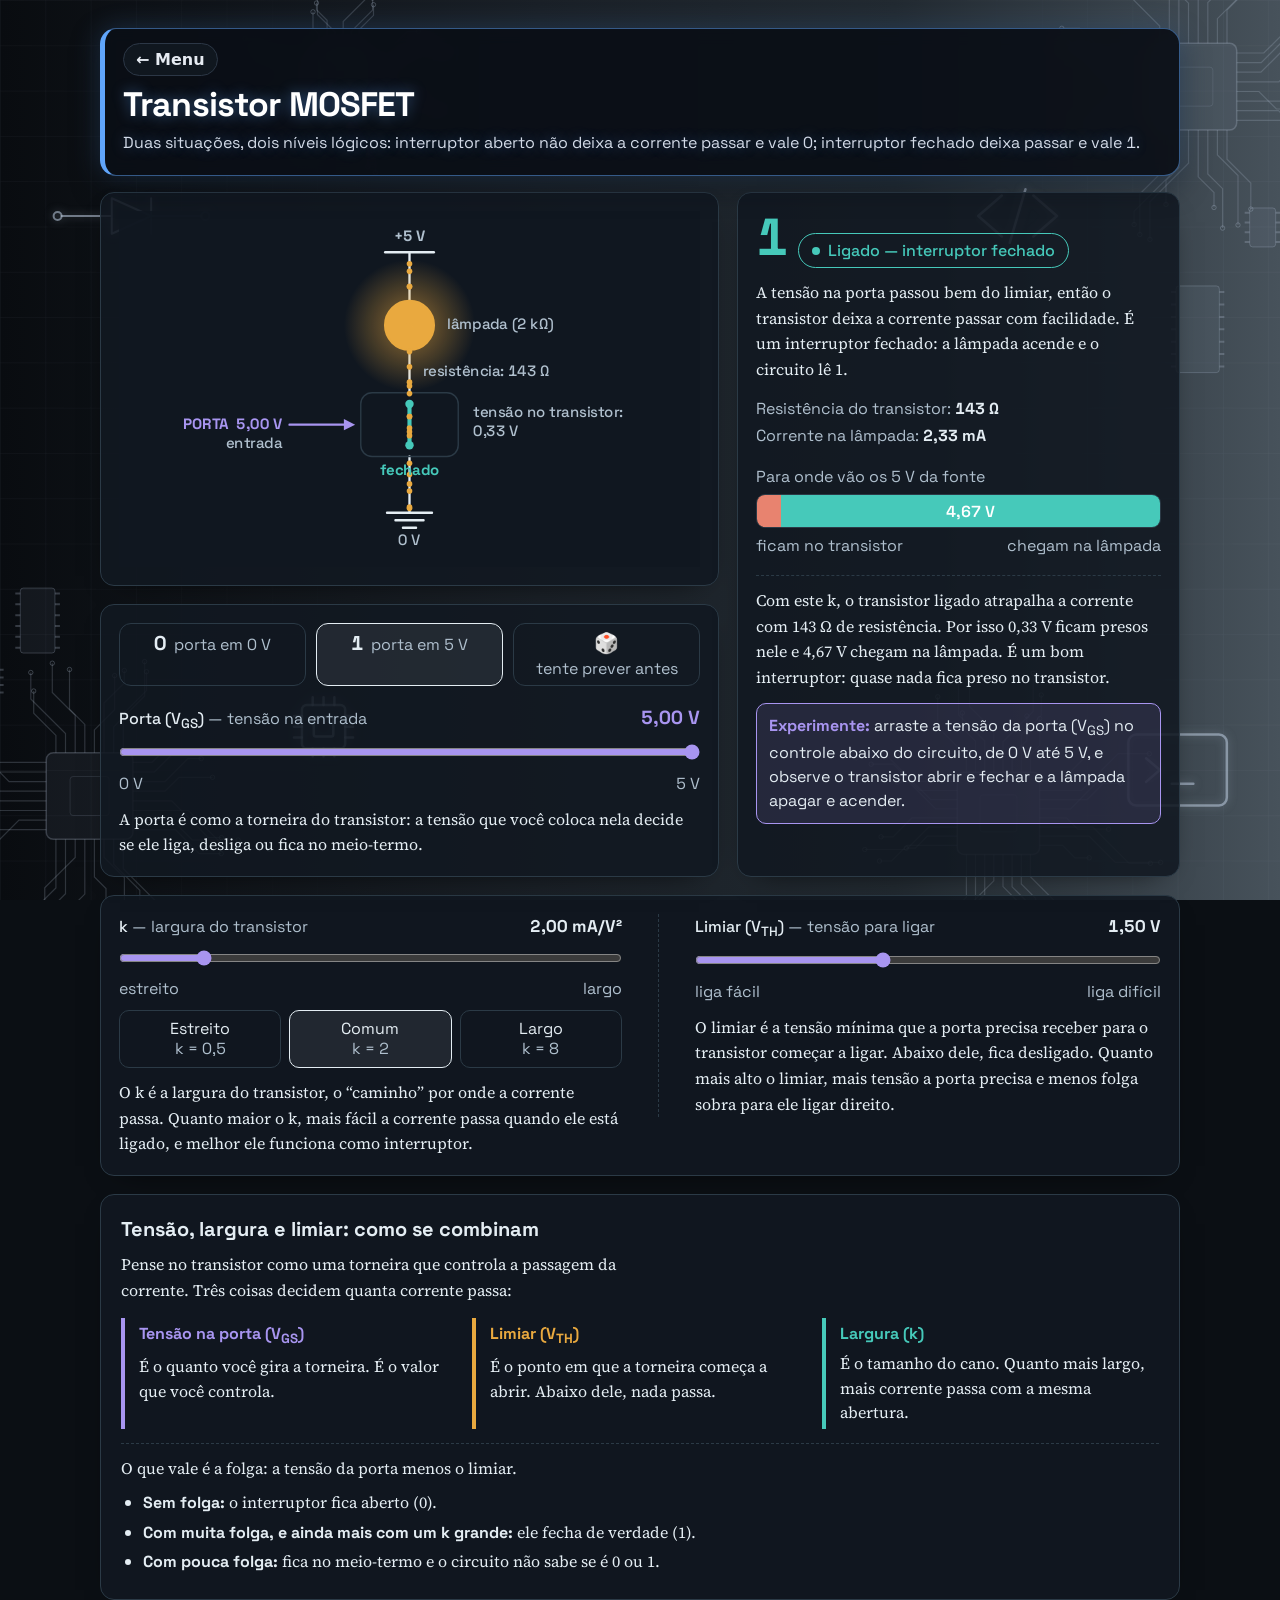
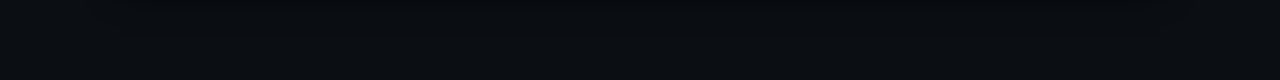
<file: 02.html>
<!DOCTYPE html>
<html lang="pt-BR" data-theme="dark">
<head>
<meta charset="utf-8">
<meta name="viewport" content="width=device-width, initial-scale=1">
<title>Transistor MOSFET</title>
<link rel="preconnect" href="https://fonts.googleapis.com">
<link rel="preconnect" href="https://fonts.gstatic.com" crossorigin>
<link href="https://fonts.googleapis.com/css2?family=Space+Grotesk:wght@400;500;700&family=Source+Serif+4:ital,opsz,wght@0,8..60,400;0,8..60,600;1,8..60,400&display=swap" rel="stylesheet">
<style>
:root{
  --base:#EDF0F2; --painel:#FFFFFF; --tinta:#14202B; --tinta-suave:#5A6B7A; --linha:#C9D4DC;
  --porta:#6B4FBB; --dreno:#1F6FA8; --corrente:#C9821B; --canal:#1B9C8F; --erro:#B3402F;
  --um:#1B9C8F; --zero:#5A6B7A; --proibida:#C9821B;
  --sombra:0 1px 0 rgba(20,32,43,.06), 0 10px 30px -18px rgba(20,32,43,.45);
  --r:14px;
}
@media (prefers-color-scheme: dark){
  :root:not([data-theme="light"]){
    --base:#101820; --painel:#18222B; --tinta:#E4EDF3; --tinta-suave:#9BADBC; --linha:#2B3A46;
    --porta:#A895F0; --dreno:#63B3E8; --corrente:#E9A93F; --canal:#46C9BA; --erro:#E8836F;
    --um:#46C9BA; --zero:#9BADBC; --proibida:#E9A93F;
    --sombra:0 10px 30px -20px #000;
  }
}
:root[data-theme="dark"]{
  --base:#101820; --painel:#18222B; --tinta:#E4EDF3; --tinta-suave:#9BADBC; --linha:#2B3A46;
  --porta:#A895F0; --dreno:#63B3E8; --corrente:#E9A93F; --canal:#46C9BA; --erro:#E8836F;
  --um:#46C9BA; --zero:#9BADBC; --proibida:#E9A93F; --sombra:0 10px 30px -20px #000;
}
*{box-sizing:border-box}
body{
  margin:0;background:var(--base);color:var(--tinta);
  font-family:"Space Grotesk","Segoe UI",system-ui,sans-serif;font-variant-numeric:tabular-nums;line-height:1.45;
  background-image:
    linear-gradient(to right, color-mix(in srgb,var(--linha) 55%,transparent) 1px,transparent 1px),
    linear-gradient(to bottom, color-mix(in srgb,var(--linha) 55%,transparent) 1px,transparent 1px);
  background-size:28px 28px;
}
.envelope{max-width:1120px;margin:0 auto;padding:28px 20px 80px}
header.topo{display:flex;flex-wrap:wrap;gap:16px;align-items:flex-end;justify-content:space-between;margin-bottom:22px}
h1{font-size:clamp(28px,5.2vw,50px);line-height:1.02;margin:0;font-weight:700;letter-spacing:-.025em}
h1 .sub{display:block;font-weight:400;font-size:.42em;letter-spacing:0;color:var(--tinta-suave);margin-top:10px;max-width:36ch}
button.tema{background:var(--painel);border:1px solid var(--linha);color:var(--tinta);border-radius:999px;padding:9px 16px;font:inherit;font-size:16px;cursor:pointer}
button.tema:hover{border-color:var(--tinta-suave)}
.painel{background:var(--painel);border:1px solid var(--linha);border-radius:var(--r);box-shadow:var(--sombra)}
.bancada{display:grid;grid-template-columns:minmax(0,1.4fr) minmax(290px,1fr);gap:18px;align-items:start}
@media (max-width:900px){.bancada{grid-template-columns:1fr}}
.palco{padding:18px;overflow:hidden}
.relacao{padding:20px;margin-top:18px}
.relacao h3{font-size:20px;font-weight:700;margin:0 0 8px}
.relacao .prosa{font-size:16px;margin:0 0 14px}
.relacao-itens{display:grid;grid-template-columns:repeat(3,1fr);gap:14px;margin-bottom:14px}
@media (max-width:900px){.relacao-itens{grid-template-columns:1fr}}
.rel-item{border-left:4px solid var(--cor);padding:4px 0 4px 14px}
.rel-item b{font-size:16px;font-weight:700;color:var(--cor)}
.rel-item p{font-family:"Source Serif 4",Georgia,serif;font-size:16px;line-height:1.55;margin:6px 0 0}
.relacao .rel-fim{margin:0;padding-top:12px;border-top:1px dashed var(--linha);max-width:none;width:100%}
.relacao .rel-fim .prosa{max-width:none;margin:0 0 8px}
.rel-lista{margin:0;padding-left:22px;font-family:"Source Serif 4",Georgia,serif;font-size:16px;line-height:1.6}
.rel-lista li{margin:4px 0}
.rel-lista b{font-family:"Space Grotesk","Segoe UI",system-ui,sans-serif;font-weight:700}
.dica-tensao{font-size:16px;line-height:1.5;margin:12px 0 0;padding:10px 12px;border:1px solid var(--porta);border-radius:10px;background:color-mix(in srgb,var(--porta) 12%,transparent)}
.coluna-esq{display:flex;flex-direction:column;gap:18px;min-width:0}
#bancada{align-items:stretch}
#bancada .palco{flex:1;display:flex;align-items:center}
#bancada .palco canvas{width:100%}
.painel.ajustes{margin-top:18px;display:grid;grid-template-columns:1fr 1fr;gap:18px 36px;align-items:start}
.painel.ajustes .ajustes-col .ctl{margin-top:0}
.painel.ajustes .ajustes-col + .ajustes-col{border-left:1px dashed var(--linha);padding-left:36px}
.painel.ajustes div.avancado{margin-top:0;border-top:0;padding-top:0}
@media (max-width:900px){.painel.ajustes{grid-template-columns:1fr}.painel.ajustes .ajustes-col + .ajustes-col{border-left:0;padding-left:0;border-top:1px dashed var(--linha);padding-top:12px}}
.painel.controles.interacao .chaves{margin-bottom:0}
.painel.controles.explicacoes .leitura{border-top:0;margin-top:0;padding-top:0}
canvas{display:block;width:100%;height:auto;touch-action:none}
h2{font-size:22px;letter-spacing:-.015em;margin:46px 0 14px;font-weight:700}
h3{font-size:16px;margin:0 0 8px;font-weight:500}
.prosa,p.prosa{font-family:"Source Serif 4",Georgia,serif;line-height:1.62;max-width:68ch}
.painel.controles{padding:18px}

/* interruptor de entrada */
.chaves{display:flex;gap:10px;flex-wrap:wrap;margin-bottom:6px}
.chave{
  flex:1;min-width:110px;background:transparent;border:1.5px solid var(--linha);color:var(--tinta);
  border-radius:12px;padding:7px 10px;font:inherit;font-size:16px;font-weight:500;cursor:pointer;text-align:center;
  display:flex;align-items:baseline;justify-content:center;gap:4px 8px;flex-wrap:wrap;
}
.chave b{display:inline;font-size:20px;font-weight:700;line-height:1.2}
.chave small{display:inline;font-size:16px;color:var(--tinta-suave);font-weight:400;line-height:1.2}
.chave[aria-pressed="true"]{border-color:var(--tinta);background:color-mix(in srgb,var(--tinta) 8%,transparent)}
.chave:focus-visible{outline:2px solid var(--corrente);outline-offset:3px}

.ctl{margin:18px 0 0}
.ctl-topo{display:flex;justify-content:space-between;align-items:baseline;gap:10px;margin-bottom:6px}
.ctl-nome{font-size:16px;color:var(--tinta-suave)}
.ctl-nome b{color:var(--tinta);font-weight:500}
.valor{font-size:19px;font-weight:700}
input[type=range]{width:100%;margin:0;accent-color:var(--porta);height:26px}
input[type=range]:focus-visible{outline:2px solid var(--tinta);outline-offset:4px;border-radius:6px}
.escala{display:flex;justify-content:space-between;font-size:16px;color:var(--tinta-suave)}

.leitura{border-top:1px dashed var(--linha);margin-top:18px;padding-top:16px}
.estado{display:flex;align-items:baseline;gap:12px;flex-wrap:wrap}
.nivel{font-size:52px;font-weight:700;letter-spacing:-.04em;line-height:1}
.selo{display:inline-flex;align-items:center;gap:8px;border:1px solid currentColor;border-radius:999px;padding:5px 13px;font-size:16px;font-weight:500}
.selo .ponto{width:8px;height:8px;border-radius:50%;background:currentColor}
.explica{font-family:"Source Serif 4",Georgia,serif;font-size:16px;line-height:1.6;margin:12px 0 0}
.mini{font-size:16px;color:var(--tinta-suave);margin-top:14px;display:flex;flex-wrap:wrap;gap:4px 18px}
.mini b{color:var(--tinta)}
details.avancado{margin-top:16px;border-top:1px dashed var(--linha);padding-top:12px}
details.avancado summary{cursor:pointer;font-size:16px;color:var(--tinta-suave)}

/* regra dos dois estados */
.regras{display:grid;grid-template-columns:repeat(3,1fr);gap:18px}
@media (max-width:980px){.regras{grid-template-columns:1fr}}
.divisor{margin-top:18px}
.divisor .rotulo{font-size:16px;color:var(--tinta-suave);margin-bottom:6px}
.divisor .barra{display:flex;height:34px;border-radius:9px;overflow:hidden;border:1px solid var(--linha);background:var(--base)}
.divisor .parte{display:flex;align-items:center;justify-content:center;font-size:16px;font-weight:600;color:#fff;white-space:nowrap;overflow:hidden}
.divisor .no-transistor{background:var(--erro)}
.divisor .na-carga{background:var(--um)}
.divisor .pes{display:flex;justify-content:space-between;font-size:16px;color:var(--tinta-suave);margin-top:6px}
.presets{display:flex;gap:8px;margin-top:10px}
.presets button{flex:1;border:1.5px solid var(--linha);background:transparent;color:var(--tinta);border-radius:10px;padding:8px 6px;font:inherit;font-size:16px;cursor:pointer;line-height:1.25}
.presets button small{display:block;color:var(--tinta-suave);font-size:16px}
.presets button[aria-pressed="true"]{border-color:var(--tinta);background:color-mix(in srgb,var(--tinta) 8%,transparent)}
.presets button:focus-visible{outline:2px solid var(--corrente);outline-offset:3px}
.quiz-topo{display:flex;align-items:center;justify-content:space-between;gap:12px;flex-wrap:wrap;margin-bottom:18px}
.placar{font-size:16px;color:var(--tinta-suave)}
.placar b{color:var(--tinta);font-weight:700;font-size:16px}
.reiniciar{background:transparent;border:1.5px solid var(--linha);color:var(--tinta);border-radius:999px;padding:8px 16px;font:inherit;font-size:16px;cursor:pointer}
.reiniciar:hover{border-color:var(--tinta-suave)}
.reiniciar:focus-visible{outline:2px solid var(--corrente);outline-offset:3px}
.regra{padding:20px;border-left:5px solid var(--cor)}
.regra .cab{display:flex;align-items:center;gap:10px;margin-bottom:10px}
.regra .cab .big{font-size:34px;font-weight:700;color:var(--cor);line-height:1}
.regra .cab .nome{font-size:16px;font-weight:500}
.regra p{font-family:"Source Serif 4",Georgia,serif;font-size:16px;line-height:1.6;margin:0 0 10px}
.regra .cond{font-size:16px;color:var(--tinta-suave);border-top:1px dashed var(--linha);padding-top:10px;margin-top:4px}

/* portas */
.portas{display:grid;grid-template-columns:repeat(3,1fr);gap:18px}
@media (max-width:900px){.portas{grid-template-columns:1fr}}
.porta-card{padding:18px;display:flex;flex-direction:column;gap:12px}
.porta-card h3{margin:0}
.porta-card .desc{font-family:"Source Serif 4",Georgia,serif;font-size:16px;line-height:1.55;color:var(--tinta);margin:0}
.entradas{display:flex;gap:8px}
.toggle{
  flex:1;border:1.5px solid var(--linha);background:transparent;color:var(--tinta);border-radius:10px;
  padding:8px;font:inherit;font-size:16px;cursor:pointer;font-weight:500;
}
.toggle[data-on="1"]{border-color:var(--um);color:var(--um);background:color-mix(in srgb,var(--um) 12%,transparent)}
.toggle:focus-visible{outline:2px solid var(--corrente);outline-offset:3px}
.teclas-dica{font-size:16px;color:var(--tinta-suave);margin:6px 0 0}
table.tv{width:100%;border-collapse:collapse;font-size:16px}
table.tv th{font-weight:500;color:var(--tinta-suave);font-size:16px;padding:4px 6px;text-align:center;border-bottom:1px solid var(--linha)}
table.tv td{padding:5px 6px;text-align:center;border-bottom:1px solid color-mix(in srgb,var(--linha) 50%,transparent)}
table.tv tr.ativa td{background:color-mix(in srgb,var(--corrente) 16%,transparent);font-weight:700}
table.tv td.saida-1{color:var(--um)}
table.tv td.saida-0{color:var(--zero)}
svg.rede{width:100%;height:auto;max-height:230px}

.graf{padding:18px}
.dica-grafico{font-size:16px;color:var(--tinta-suave);margin:8px 0 0}

/* quiz */
.quiz{padding:20px;max-width:780px}
.q{margin-bottom:22px;padding-bottom:22px;border-bottom:1px dashed var(--linha)}
.q:last-child{margin-bottom:0;padding-bottom:0;border-bottom:0}
.q .enunciado{font-family:"Source Serif 4",Georgia,serif;font-size:16.5px;margin:0 0 12px}
.alts{display:flex;flex-wrap:wrap;gap:8px}
.alt{background:transparent;border:1px solid var(--linha);color:var(--tinta);border-radius:10px;padding:9px 14px;font:inherit;font-size:16px;cursor:pointer;text-align:left}
.alt:hover{border-color:var(--tinta-suave)}
.alt.certa{border-color:var(--um);background:color-mix(in srgb,var(--um) 14%,transparent)}
.alt.errada{border-color:var(--erro);background:color-mix(in srgb,var(--erro) 12%,transparent)}
.feedback{font-family:"Source Serif 4",Georgia,serif;font-size:16px;margin:12px 0 0;min-height:1.2em}
footer{margin-top:54px;font-size:16px;color:var(--tinta-suave);max-width:72ch}
@media (prefers-reduced-motion: reduce){*{animation:none!important;transition:none!important}}
</style>
<style>
/* Tema do laboratório: fundo SVG, cabeçalho em painel, fonte mínima 16px */
html{background:#0b0f14;color-scheme:dark}body{background:transparent!important;background-image:none!important}
#bg{position:fixed;left:0;top:0;width:100%;height:100%;z-index:-1;pointer-events:none}
#bg .gl{filter:drop-shadow(0 0 4px rgba(190,205,225,.55))}
:root:not([data-theme="never"]),:root[data-theme="light"]{--base:#101820;--painel:rgba(18,25,34,.88);--tinta:#E4EDF3;--tinta-suave:#B0C0CE;--linha:#2B3A46;--porta:#A895F0;--dreno:#63B3E8;--corrente:#E9A93F;--canal:#46C9BA;--erro:#E8836F;--um:#46C9BA;--zero:#9BADBC;--proibida:#E9A93F;--sombra:0 10px 30px -20px #000}
header.top{display:block;background:rgba(10,15,22,.92);border:1px solid rgba(96,165,250,.5);border-left:5px solid #60a5fa;border-radius:16px;padding:14px 18px 16px;margin:0 0 16px;box-shadow:0 0 26px rgba(96,165,250,.22),0 10px 28px rgba(0,0,0,.5);backdrop-filter:blur(8px);-webkit-backdrop-filter:blur(8px)}
header.top h1{margin:10px 0 4px;color:#fff;text-shadow:0 0 14px rgba(96,165,250,.45)}
header.top p,header.top .lede,header.top .sub{color:#d3dbe8;font-size:16px;margin:6px 0 0}
.back{display:inline-block;padding:6px 12px;border-radius:99px;background:rgba(18,25,34,.85);border:1px solid #2c3746;color:#e6ebf2;text-decoration:none;font:600 16px system-ui,sans-serif}
.back:hover{border-color:#60a5fa;box-shadow:0 0 12px rgba(96,165,250,.3)}
svg text{font-size:calc(var(--fs,16)*1px)}
button.tema{display:none!important}
header.top h1{font-size:34px!important;line-height:1.1}
header.top h1 .sub{display:block;width:100%;max-width:none!important;font-size:16px!important;line-height:1.45;margin-top:8px}
</style></head>
<body><svg id="bg" aria-hidden="true"></svg>
<div class="envelope">

<header class="top topo"><a class="back" href="index.html" rel="noopener">← Menu</a>
  <h1>Transistor MOSFET
    <span class="sub">Duas situações, dois níveis lógicos: interruptor aberto não deixa a corrente passar e vale 0; interruptor fechado deixa passar e vale 1.</span>
  </h1>
  <button class="tema" id="btnTema" type="button">Modo escuro</button>
</header>

<!-- ============ BANCADA: a chave ============ -->
<section class="bancada" id="bancada">
  <div class="coluna-esq">
  <div class="painel palco">
    <canvas id="chave" aria-label="Circuito com um MOSFET ligando uma lâmpada; o transistor abre e fecha conforme a tensão na porta"></canvas>
  </div>

    <div class="painel controles interacao">
    <div class="chaves">
      <button class="chave" id="btn0" type="button" aria-pressed="false">
        <b>0</b><small>porta em 0 V</small>
      </button>
      <button class="chave" id="btn1" type="button" aria-pressed="true">
        <b>1</b><small>porta em 5 V</small>
      </button>
      <button class="chave" id="btnAleat" type="button" aria-pressed="false" title="Sorteia valores para você prever o resultado">
        <b>🎲</b><small>tente prever antes</small>
      </button>
    </div>

    <div class="ctl">
      <div class="ctl-topo">
        <span class="ctl-nome"><b>Porta (V<sub>GS</sub>)</b> — tensão na entrada</span>
        <span class="valor" id="vgsOut" style="color:var(--porta)">5,00 V</span>
      </div>
      <input type="range" id="vgs" min="0" max="5" step="0.01" value="5" aria-label="Tensão de entrada na porta, em volts">
      <div class="escala"><span>0 V</span><span>5 V</span></div>
      <p class="explica" style="font-size:16px">A porta é como a torneira do transistor: a tensão que você coloca nela decide se ele liga, desliga ou fica no meio-termo.</p>
    </div>

    </div>
  </div>

  <div class="painel controles explicacoes">
    <div class="leitura">
      <div class="estado">
        <span class="nivel" id="nivelOut">1</span>
        <span class="selo" id="selo"><span class="ponto"></span><span id="seloTxt">—</span></span>
      </div>
      <p class="explica" id="explica"></p>
      <div class="mini">
        <span>Resistência do transistor: <b id="ronOut">—</b></span>
        <span>Corrente na lâmpada: <b id="idOut">—</b></span>
      </div>

      <div class="divisor">
        <div class="rotulo">Para onde vão os 5 V da fonte</div>
        <div class="barra">
          <div class="parte no-transistor" id="parteT" style="flex-grow:0.33"><span id="parteTtxt"></span></div>
          <div class="parte na-carga" id="parteC" style="flex-grow:4.67"><span id="parteCtxt"></span></div>
        </div>
        <div class="pes"><span>ficam no transistor</span><span>chegam na lâmpada</span></div>
      </div>
    </div>

    <div class="kexp" style="border-top:1px dashed var(--linha);margin-top:18px;padding-top:12px">
      <p class="explica" style="font-size:16px;margin-top:0" id="kExplica"></p>
      <p class="dica-tensao"><b style="color:var(--porta)">Experimente:</b> arraste a tensão da porta (V<sub>GS</sub>) no controle abaixo do circuito, de 0 V até 5 V, e observe o transistor abrir e fechar e a lâmpada apagar e acender.</p>
    </div>
  </div>
</section>

<section class="painel controles ajustes" id="ajustes" aria-label="Ajustes do transistor">
  <div class="ajustes-col">
    <div class="ctl">
      <div class="ctl-topo">
        <span class="ctl-nome"><b>k</b> — largura do transistor</span>
        <span class="valor" id="kOut" style="font-size:17px">2,00 mA/V²</span>
      </div>
      <input type="range" id="k" min="0.5" max="10" step="0.1" value="2" aria-label="Fator k, largura do transistor">
      <div class="escala"><span>estreito</span><span>largo</span></div>
      <div class="presets">
        <button type="button" data-k="0.5" aria-pressed="false">Estreito<small>k = 0,5</small></button>
        <button type="button" data-k="2" aria-pressed="true">Comum<small>k = 2</small></button>
        <button type="button" data-k="8" aria-pressed="false">Largo<small>k = 8</small></button>
      </div>
      <p class="explica" style="font-size:16px">O k é a largura do transistor, o “caminho” por onde a corrente passa. Quanto maior o k, mais fácil a corrente passa quando ele está ligado, e melhor ele funciona como interruptor.</p>
    </div>
  </div>
  <div class="ajustes-col">
    <div class="avancado">
      <div class="ctl">
        <div class="ctl-topo">
          <span class="ctl-nome"><b>Limiar (V<sub>TH</sub>)</b> — tensão para ligar</span>
          <span class="valor" id="vthOut" style="font-size:17px">1,50 V</span>
        </div>
        <input type="range" id="vth" min="0.5" max="3" step="0.05" value="1.5" aria-label="Tensão de limiar em volts">
        <div class="escala"><span>liga fácil</span><span>liga difícil</span></div>
        <p class="explica" style="font-size:16px">O limiar é a tensão mínima que a porta precisa receber para o transistor começar a ligar. Abaixo dele, fica desligado. Quanto mais alto o limiar, mais tensão a porta precisa e menos folga sobra para ele ligar direito.</p>
      </div>
    </div>
  </div>
</section>

<!-- ============ AS DUAS REGRAS ============ -->
<div class="painel relacao">
  <h3>Tensão, largura e limiar: como se combinam</h3>
  <p class="prosa">Pense no transistor como uma torneira que controla a passagem da corrente. Três coisas decidem quanta corrente passa:</p>
  <div class="relacao-itens">
    <div class="rel-item" style="--cor:var(--porta)">
      <b>Tensão na porta (V<sub>GS</sub>)</b>
      <p>É o quanto você gira a torneira. É o valor que você controla.</p>
    </div>
    <div class="rel-item" style="--cor:var(--proibida)">
      <b>Limiar (V<sub>TH</sub>)</b>
      <p>É o ponto em que a torneira começa a abrir. Abaixo dele, nada passa.</p>
    </div>
    <div class="rel-item" style="--cor:var(--um)">
      <b>Largura (k)</b>
      <p>É o tamanho do cano. Quanto mais largo, mais corrente passa com a mesma abertura.</p>
    </div>
  </div>
  <div class="rel-fim">
    <p class="prosa">O que vale é a folga: a tensão da porta menos o limiar.</p>
    <ul class="rel-lista">
      <li><b>Sem folga:</b> o interruptor fica aberto (0).</li>
      <li><b>Com muita folga, e ainda mais com um k grande:</b> ele fecha de verdade (1).</li>
      <li><b>Com pouca folga:</b> fica no meio-termo e o circuito não sabe se é 0 ou 1.</li>
    </ul>
  </div>
</div>

</div>

<script>
(function(){
"use strict";

var VDD = 5, RCARGA = 2; // kΩ
var st = { vgs:5, vth:1.5, k:2 };

function css(v){ return getComputedStyle(document.body).getPropertyValue(v).trim(); }
function nf(x,d){ return x.toFixed(d===undefined?2:d).replace('.',','); }

/* resistência do canal ligado, em kΩ */
function ron(vgs){
  var vov = vgs - st.vth;
  if(vov <= 0) return Infinity;
  return 1/(st.k*vov);
}
/* tensão sobre o transistor com carga em série */
function nodo(rrede){
  if(!isFinite(rrede)) return {v:VDD, i:0};
  var v = VDD*rrede/(rrede+RCARGA);
  return { v:v, i:(VDD-v)/RCARGA };   // i em mA
}
function classifica(v){
  if(v <= 1.0) return '0';
  if(v >= 3.5) return '1';
  return '?';
}

/* ---------- desenho da chave ---------- */
var cvChave = document.getElementById('chave');
var W = 620, H = 380;
var lamina = 0;   // 0 aberto, 1 fechado
var faiscas = [];
for(var i=0;i<26;i++) faiscas.push(Math.random());

function prep(cv,wLog,hLog){
  var r = window.devicePixelRatio||1;
  var esc = (cv.clientWidth||wLog)/wLog;
  cv.width = Math.round(wLog*esc*r); cv.height = Math.round(hLog*esc*r);
  cv.style.height = (hLog*esc)+'px';
  var c = cv.getContext('2d');
  c.setTransform(esc*r,0,0,esc*r,0,0);
  c.clearRect(0,0,wLog,hLog);
  return c;
}

function desenhaChave(){
  var c = prep(cvChave, W, H);
  var R = ron(st.vgs);
  var e = nodo(R);
  var conduz = isFinite(R);
  var corrente = e.i;

  var tinta=css('--tinta'), suave=css('--tinta-suave'), linha=css('--linha');
  var cPorta=css('--porta'), cCorr=css('--corrente'), cUm=css('--um'), cZero=css('--zero'), painel=css('--painel');

  c.fillStyle = painel; c.fillRect(0,0,W,H);
  c.translate(0,-8);   // equilibra margens superior e inferior
  c.lineCap='round'; c.lineJoin='round';

  var xw = W/2;             // trilho vertical do circuito, centralizado no canvas
  var yTopo = 52, yLamp = 130, yCh = 236, yTerra = 330;

  // fios
  c.strokeStyle = conduz ? tinta : suave;
  c.lineWidth = 2.5;
  c.beginPath();
  c.moveTo(xw, yTopo); c.lineTo(xw, yLamp-26);
  c.moveTo(xw, yLamp+26); c.lineTo(xw, yCh-34);
  c.moveTo(xw, yCh+34); c.lineTo(xw, yTerra);
  c.stroke();

  // alimentação
  c.beginPath(); c.moveTo(xw-26,yTopo); c.lineTo(xw+26,yTopo); c.stroke();
  c.font='700 16px "Space Grotesk", sans-serif'; c.fillStyle=suave; c.textAlign='center';
  c.fillText('+5 V', xw, yTopo-12);

  // terra
  c.beginPath();
  c.moveTo(xw-24,yTerra); c.lineTo(xw+24,yTerra);
  c.moveTo(xw-15,yTerra+8); c.lineTo(xw+15,yTerra+8);
  c.moveTo(xw-7,yTerra+16); c.lineTo(xw+7,yTerra+16);
  c.stroke();
  c.fillStyle=suave; c.font='500 16px "Space Grotesk", sans-serif';
  c.fillText('0 V', xw, yTerra+34);

  // lâmpada
  var brilho = Math.min(1, corrente/2.2);
  if(brilho > 0.02){
    var g = c.createRadialGradient(xw,yLamp,4,xw,yLamp,70);
    g.addColorStop(0,'rgba(233,169,63,'+(0.55*brilho)+')');
    g.addColorStop(1,'rgba(233,169,63,0)');
    c.fillStyle=g; c.beginPath(); c.arc(xw,yLamp,70,0,6.2832); c.fill();
  }
  c.beginPath(); c.arc(xw,yLamp,26,0,6.2832);
  c.fillStyle = brilho>0.02 ? cCorr : painel; c.globalAlpha = brilho>0.02 ? (0.35+0.65*brilho) : 1; c.fill(); c.globalAlpha=1;
  c.strokeStyle = brilho>0.02 ? cCorr : suave; c.lineWidth=2.5; c.stroke();
  c.beginPath(); c.moveTo(xw-18,yLamp-18); c.lineTo(xw+18,yLamp+18); c.moveTo(xw+18,yLamp-18); c.lineTo(xw-18,yLamp+18); c.stroke();
  c.fillStyle=suave; c.font='500 16px "Space Grotesk", sans-serif'; c.textAlign='left';
  c.fillText('lâmpada (2 kΩ)', xw+40, yLamp+4);

  // corpo do transistor como interruptor
  c.strokeStyle = linha; c.lineWidth=1.5;
  c.beginPath(); c.roundRect(xw-52, yCh-34, 104, 68, 12); c.stroke();

  // contatos
  c.fillStyle = conduz ? cUm : suave;
  c.beginPath(); c.arc(xw, yCh-22, 4.5, 0, 6.2832); c.fill();
  c.beginPath(); c.arc(xw, yCh+22, 4.5, 0, 6.2832); c.fill();

  // lâmina móvel
  var ang = -0.85 + 0.85*lamina;   // aberto inclinado, fechado vertical
  c.save();
  c.translate(xw, yCh+22);
  c.rotate(ang);
  c.strokeStyle = conduz ? cUm : cZero;
  c.lineWidth = conduz ? Math.max(3, Math.min(14, 2.2*Math.sqrt(st.k*2))) : 4;
  c.beginPath(); c.moveTo(0,0); c.lineTo(0,-46); c.stroke();
  c.restore();

  // resistência da chave fechada
  if(conduz){
    c.textAlign='left'; c.font='500 16px "Space Grotesk", sans-serif'; c.fillStyle=suave;
    c.fillText('resistência: '+(R<1 ? nf(R*1000,0)+' Ω' : nf(R,2)+' kΩ'), xw+14, yCh-52);
  }

  // seta da porta
  c.strokeStyle = cPorta; c.lineWidth=2.5;
  c.beginPath(); c.moveTo(xw-128, yCh); c.lineTo(xw-64, yCh); c.stroke();
  c.beginPath(); c.moveTo(xw-58,yCh); c.lineTo(xw-70,yCh-6); c.lineTo(xw-70,yCh+6); c.closePath();
  c.fillStyle=cPorta; c.fill();
  c.textAlign='right'; c.font='700 16px "Space Grotesk", sans-serif';
  c.fillText('PORTA  '+nf(st.vgs)+' V', xw-136, yCh+5);
  c.font='500 16px "Space Grotesk", sans-serif'; c.fillStyle=suave;
  c.fillText('entrada', xw-136, yCh+25);

  // elétrons percorrendo o circuito
  if(corrente > 0.02){
    c.fillStyle = cCorr;
    for(var j=0;j<faiscas.length;j++){
      var p = faiscas[j];
      var y = yTopo + (yTerra-yTopo)*p;
      if(Math.abs(y-yLamp) < 24) continue;
      c.beginPath(); c.arc(xw, y, 3, 0, 6.2832); c.fill();
    }
  }

  // rótulo de estado dentro do quadro
  c.textAlign='center';
  c.font='700 16px "Space Grotesk", sans-serif';
  c.fillStyle = conduz ? cUm : cZero;
  c.fillText(conduz ? 'fechado' : 'aberto', xw, yCh+54);

  // leitura do nó
  c.textAlign='left'; c.font='500 16px "Space Grotesk", sans-serif'; c.fillStyle=suave;
  c.fillText('tensão no transistor:', xw+68, yCh-8);
  c.fillText(nf(e.v)+' V', xw+68, yCh+12);
}

function animar(){
  var alvo = isFinite(ron(st.vgs)) ? 1 : 0;
  lamina += (alvo-lamina)*0.18;
  var corrente = nodo(ron(st.vgs)).i;
  if(corrente > 0.02){
    var vel = Math.min(0.02, 0.003+corrente*0.005);
    for(var j=0;j<faiscas.length;j++){
      faiscas[j] += vel;
      if(faiscas[j] > 1) faiscas[j] = 0;
    }
  }
  desenhaChave();
  requestAnimationFrame(animar);
}

/* ---------- leitura lateral ---------- */
var el = {
  vgs:document.getElementById('vgs'), vth:document.getElementById('vth'), k:document.getElementById('k'),
  vgsOut:document.getElementById('vgsOut'), vthOut:document.getElementById('vthOut'), kOut:document.getElementById('kOut'),
  nivel:document.getElementById('nivelOut'), selo:document.getElementById('selo'), seloTxt:document.getElementById('seloTxt'),
  explica:document.getElementById('explica'), ron:document.getElementById('ronOut'),
  id:document.getElementById('idOut'),
  parteT:document.getElementById('parteT'), parteC:document.getElementById('parteC'),
  parteTtxt:document.getElementById('parteTtxt'), parteCtxt:document.getElementById('parteCtxt'),
  kExplica:document.getElementById('kExplica'),
  btn0:document.getElementById('btn0'), btn1:document.getElementById('btn1')
};

var fala = {
  corte:'A tensão na porta é menor que o limiar, então o transistor não deixa a corrente passar. É um interruptor aberto: a lâmpada fica apagada e o circuito lê 0.',
  triodo:'A tensão na porta passou bem do limiar, então o transistor deixa a corrente passar com facilidade. É um interruptor fechado: a lâmpada acende e o circuito lê 1.',
  saturacao:'A tensão na porta passou do limiar só por pouco, então o transistor liga pela metade. Fica tensão demais presa nele e o circuito não consegue decidir entre 0 e 1.'
};

function regiaoDe(vgs){
  var vov = vgs - st.vth;
  if(vov <= 0) return 'corte';
  var v = nodo(ron(vgs)).v;
  return v >= vov ? 'saturacao' : 'triodo';
}

function atualiza(){
  var R = ron(st.vgs);
  var e = nodo(R);
  var conduz = isFinite(R);
  var regiao = regiaoDe(st.vgs);

  el.vgsOut.textContent = nf(st.vgs)+' V';
  el.vthOut.textContent = nf(st.vth)+' V';
  el.kOut.textContent = nf(st.k)+' mA/V²';

  var nivelChave = regiao==='triodo' ? '1' : (regiao==='corte' ? '0' : '?');
  el.nivel.textContent = nivelChave;
  el.nivel.style.color = nivelChave==='1' ? 'var(--um)' : (nivelChave==='0' ? 'var(--zero)' : 'var(--proibida)');
  el.seloTxt.textContent = regiao==='corte' ? 'Desligado — interruptor aberto'
                        : (regiao==='triodo' ? 'Ligado — interruptor fechado' : 'Meio-termo — nível indefinido');
  el.selo.style.color = nivelChave==='1' ? 'var(--um)' : (nivelChave==='0' ? 'var(--zero)' : 'var(--proibida)');
  el.explica.textContent = fala[regiao];

  el.ron.textContent = conduz ? (R<1 ? nf(R*1000,0)+' Ω' : nf(R,2)+' kΩ') : 'aberto';
  el.id.textContent = nf(e.i)+' mA';

  // divisor: quanto dos 5 V fica no transistor e quanto chega na carga
  var noT = e.v, naC = VDD - e.v;
  el.parteT.style.flexGrow = Math.max(noT, 0.001);
  el.parteC.style.flexGrow = Math.max(naC, 0.001);
  el.parteTtxt.textContent = noT >= 0.55 ? nf(noT)+' V' : '';
  el.parteCtxt.textContent = naC >= 0.55 ? nf(naC)+' V' : '';

  // efeito do k, em palavras
  var kTxt;
  if(!conduz){
    kTxt = 'Com o interruptor aberto, o k não faz diferença. Aperte o botão 1 e depois mexa no k para ver o efeito.';
  } else {
    var rTxt = R<1 ? nf(R*1000,0)+' Ω' : nf(R,2)+' kΩ';
    kTxt = 'Com este k, o transistor ligado atrapalha a corrente com '+rTxt+' de resistência. Por isso '+nf(noT)+' V ficam presos nele e '+nf(naC)+' V chegam na lâmpada. '+
           (noT < 0.5 ? 'É um bom interruptor: quase nada fica preso no transistor.'
                      : 'É um interruptor fraco: fica tensão demais presa no transistor.');
  }
  el.kExplica.textContent = kTxt;

  var pres = document.querySelectorAll('.presets button');
  for(var pi=0; pi<pres.length; pi++){
    pres[pi].setAttribute('aria-pressed', Math.abs(parseFloat(pres[pi].getAttribute('data-k')) - st.k) < 0.05 ? 'true':'false');
  }

  el.btn0.setAttribute('aria-pressed', st.vgs < 0.05 ? 'true':'false');
  el.btn1.setAttribute('aria-pressed', st.vgs > 4.95 ? 'true':'false');

}

function liga(input, chave){
  input.addEventListener('input', function(){ st[chave]=parseFloat(input.value); atualiza(); });
}
liga(el.vgs,'vgs'); liga(el.vth,'vth'); liga(el.k,'k');
el.btn0.addEventListener('click', function(){ st.vgs=0; el.vgs.value=0; atualiza(); });
el.btn1.addEventListener('click', function(){ st.vgs=5; el.vgs.value=5; atualiza(); });

document.getElementById('btnAleat').addEventListener('click', function(){
  st.vgs = Math.round(Math.random()*500)/100;
  st.vth = Math.round((0.5+Math.random()*2.5)*20)/20;
  var ks = [0.5,2,8];
  st.k = ks[Math.floor(Math.random()*ks.length)];
  el.vgs.value = st.vgs; el.vth.value = st.vth; el.k.value = st.k;
  atualiza();
});

var presets = document.querySelectorAll('.presets button');
for(var pb=0; pb<presets.length; pb++){
  presets[pb].addEventListener('click', function(ev){
    st.k = parseFloat(ev.currentTarget.getAttribute('data-k'));
    el.k.value = st.k;
    atualiza();
  });
}

/* ---------- tema ---------- */
var btnTema = document.getElementById('btnTema');
function temaAtual(){
  var f = document.documentElement.getAttribute('data-theme');
  if(f) return f;
  return window.matchMedia('(prefers-color-scheme: dark)').matches ? 'dark':'light';
}
function rotulo(){ btnTema.textContent = temaAtual()==='dark' ? 'Modo claro':'Modo escuro'; }
btnTema.addEventListener('click', function(){
  document.documentElement.setAttribute('data-theme', temaAtual()==='dark'?'light':'dark');
  rotulo();
  try{ localStorage.setItem('mosfet-logica-tema', temaAtual()); }catch(e){}
  atualiza();
});
try{ var s=localStorage.getItem('mosfet-logica-tema');  }catch(e){}
rotulo();

/* ---------- início ---------- */
window.addEventListener('resize', function(){ atualiza(); });
if(document.fonts && document.fonts.ready) document.fonts.ready.then(function(){ atualiza(); });
atualiza();
requestAnimationFrame(animar);
})();
</script>
<script>
(function(){
function R(s){return function(){return(s=(s*16807)%2147483647)/2147483647}}
function draw(){
const W=innerWidth,H=innerHeight,m=W<700,s=Math.max(.7,Math.min(1.15,W/1300)),b=88*s,n=m?6:8,L=a=>`rgba(190,205,225,${a})`,f=v=>v.toFixed(1);
function chip(cx,cy,b,seed,n){const r=R(seed),h=b/2,g=b/(n+1);let p="";
[[0,-1],[0,1],[-1,0],[1,0]].forEach(([dx,dy])=>{for(let i=1;i<=n;i++){const k=i-(n+1)/2,tx=-dy,ty=dx,sg=k<0?-1:1;
let x=cx+dx*h+tx*k*g,y=cy+dy*h+ty*k*g;const pts=[[x,y]];
x+=dx*b*.08;y+=dy*b*.08;pts.push([x,y]);
const l1=b*(.12+r()*.45),d=b*(.1+r()*.35),l2=b*(.1+r()*.5);
x+=dx*l1;y+=dy*l1;pts.push([x,y]);x+=(dx+tx*sg)*d;y+=(dy+ty*sg)*d;pts.push([x,y]);x+=dx*l2;y+=dy*l2;pts.push([x,y]);
p+=`<polyline points="${pts.map(q=>f(q[0])+","+f(q[1])).join(" ")}" fill="none" stroke="${L(.2)}" stroke-width="1.2"/><circle cx="${f(x)}" cy="${f(y)}" r="2.2" fill="none" stroke="${L(.26)}"/>`}});
return `<rect x="${cx-h}" y="${cy-h}" width="${b}" height="${b}" rx="${b*.08}" fill="${L(.06)}" stroke="${L(.24)}" stroke-width="1.5"/><rect x="${cx-h*.45}" y="${cy-h*.45}" width="${h*.9}" height="${h*.9}" rx="3" fill="none" stroke="${L(.12)}"/>`+p}
function dip(x,y,w,h,n){let p=`<rect x="${x}" y="${y}" width="${w}" height="${h}" rx="3" fill="${L(.06)}" stroke="${L(.22)}"/>`;for(let i=0;i<n;i++){const yy=y+h*(i+.5)/n;p+=`<path d="M${x-5} ${yy}H${x}M${x+w} ${yy}H${x+w+5}" stroke="${L(.24)}" stroke-width="2"/>`}return p}
const G=(a,w)=>`<g class="gl" fill="none" stroke="${L(a)}" stroke-width="${w}" stroke-linecap="round" stroke-linejoin="round">`;
function diode(x,y){const k=s;return G(.55,2)+`<circle cx="${x}" cy="${y}" r="4"/><circle cx="${x+150*k}" cy="${y}" r="4"/><path d="M${x+4} ${y}H${x+55*k}M${x+95*k} ${y}H${x+146*k}M${x+95*k} ${y-18*k}V${y+18*k}M${x+55*k} ${y-18*k}L${x+95*k} ${y}L${x+55*k} ${y+18*k}Z"/></g>`}
function code(x,y){const k=s*.8;return G(.55,2.5)+`<path d="M${x-20*k} ${y-26*k}L${x-50*k} ${y}L${x-20*k} ${y+26*k}M${x+20*k} ${y-26*k}L${x+50*k} ${y}L${x+20*k} ${y+26*k}M${x+10*k} ${y-34*k}L${x-10*k} ${y+34*k}"/></g>`}
function term(x,y){const k=s;return G(.55,2.5)+`<rect x="${x-50*k}" y="${y-36*k}" width="${100*k}" height="${72*k}" rx="${8*k}"/><path d="M${x-32*k} ${y-12*k}L${x-18*k} ${y}L${x-32*k} ${y+12*k}M${x-6*k} ${y+14*k}H${x+16*k}"/></g>`}
function icon(x,y){const h=22*s;let p=`<rect x="${x-h}" y="${y-h}" width="${2*h}" height="${2*h}" rx="${5*s}"/><rect x="${x-h*.45}" y="${y-h*.45}" width="${h*.9}" height="${h*.9}" rx="2"/>`;for(let i=-1;i<=1;i++){const o=i*h*.5;p+=`<path d="M${x+o} ${y-h}v${-8*s}M${x+o} ${y+h}v${8*s}M${x-h} ${y+o}h${-8*s}M${x+h} ${y+o}h${8*s}"/>`}return G(.5,2.5)+p+`</g>`}
let o=`<defs><linearGradient id="bgg" x1="0" x2="1" y1="0" y2="0"><stop offset="0" stop-color="#090c10"/><stop offset=".42" stop-color="#1a2027"/><stop offset=".7" stop-color="#222a31"/><stop offset="1" stop-color="#47525b"/></linearGradient><linearGradient id="gmg" x1="0" x2="1" y1="0" y2="0"><stop offset="0" stop-color="#fff"/><stop offset=".3" stop-color="#000"/><stop offset=".7" stop-color="#000"/><stop offset="1" stop-color="#fff"/></linearGradient><mask id="gm"><rect width="${W}" height="${H}" fill="url(#gmg)"/></mask><pattern id="gp" width="${46*s}" height="${46*s}" patternUnits="userSpaceOnUse"><path d="M${46*s} 0H0V${46*s}" fill="none" stroke="${L(.08)}"/></pattern></defs><rect width="${W}" height="${H}" fill="url(#bgg)"/><rect width="${W}" height="${H}" fill="url(#gp)" mask="url(#gm)"/>`;
const c1x=Math.max(b*.8,W*.07),c1y=H-b*1.2;
o+=chip(c1x,c1y,b,11,n)+dip(c1x-b*.8,c1y-b*2.4,b*.4,b*.75,6)+dip(c1x-b*1.3,c1y-b*1.5,b*.25,b*.35,4)+icon(c1x+b*2.7,c1y-b*.8);
o+=diode(m?8:W*.045,m?H*.14:H*.24);
if(!m)o+=chip(W*.265,b*.85,b*.65,23,6);
o+=chip(W-b,b,b,37,n)+dip(W-b*1.2,b*3.3,b*.5,b,7)+dip(W-b*.35,b*2.4,b*.3,b*.45,4);
o+=code(m?W*.45:W*.795,m?H*.2:H*.24);
o+=chip(m?W*.72:W*.78,H-b,b*.95,51,n)+term(m?W*.86:W*.92,H-b*1.5);
const sv=document.getElementById("bg");sv.innerHTML=o}
let lw=0,lh=0;function go(){const w=innerWidth,h=innerHeight;if(w==lw&&Math.abs(h-lh)<120)return;lw=w;lh=h;draw()}
addEventListener("resize",go);go()})();
</script><script>
(function(){function fit(){document.querySelectorAll("svg[viewBox]").forEach(s=>{const w=s.getBoundingClientRect().width,v=s.viewBox.baseVal.width;if(w&&v)s.style.setProperty("--fs",(16*v/w).toFixed(2))})}
addEventListener("resize",fit);new MutationObserver(fit).observe(document.body,{childList:true,subtree:true,attributes:true,attributeFilter:["hidden"]});fit()})();
</script></body>
</html>
</file>
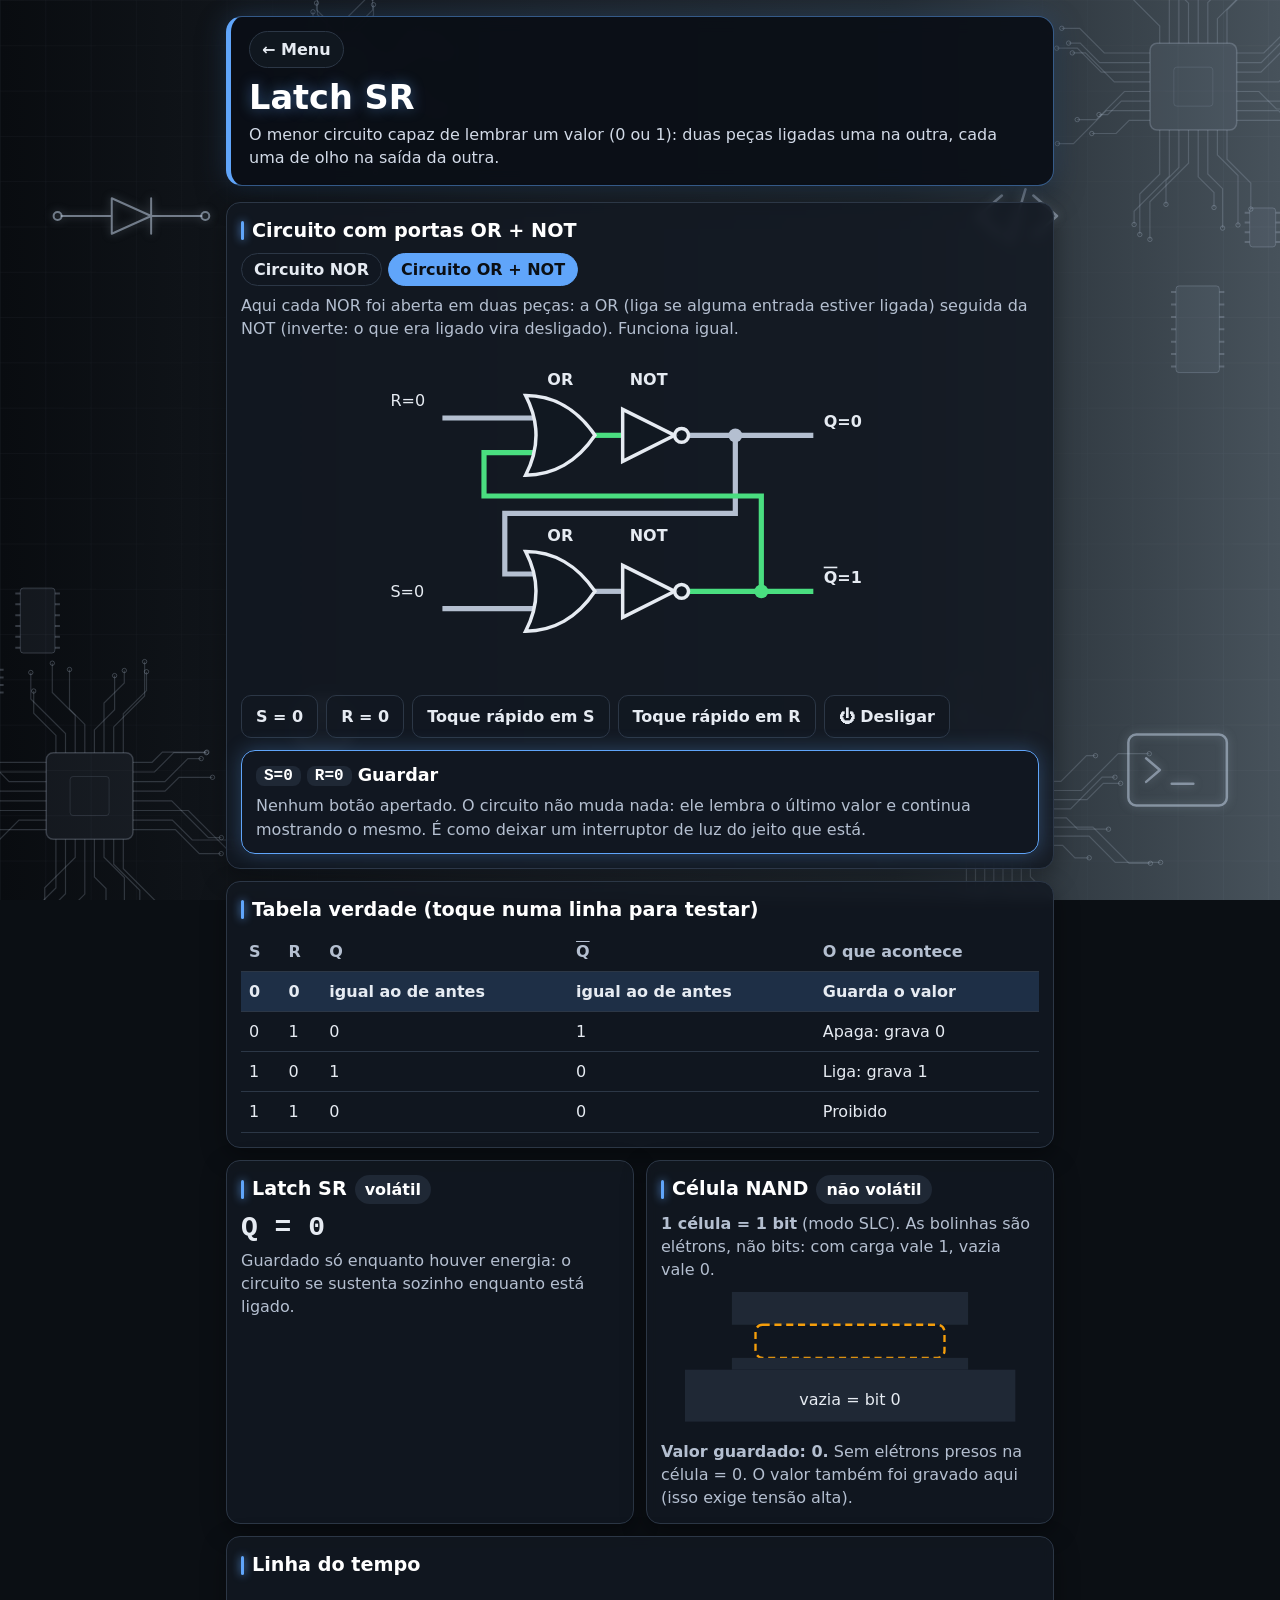
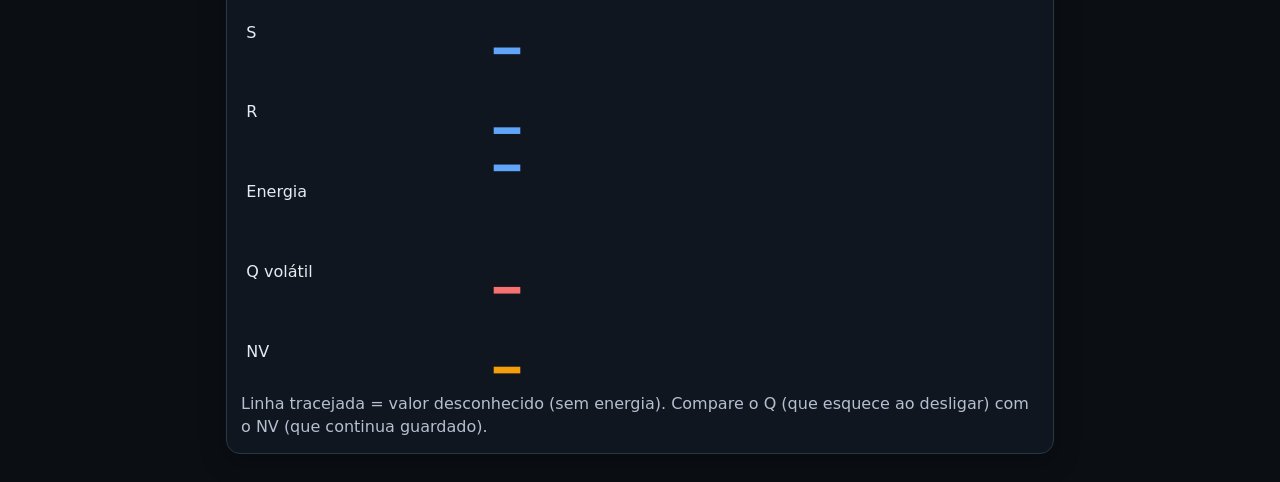
<file: 03.html>
<!doctype html>
<html lang="pt-BR">
	<head>
		<meta charset="utf-8" />
		<meta
			name="viewport"
			content="width=device-width, initial-scale=1, viewport-fit=cover"
		/>
		<title>Latch SR</title>
		<style>
			:root {
				--bg: #f4f6f9;
				--card: #fff;
				--tx: #1b2430;
				--mu: #667386;
				--bd: #dde3ea;
				--ac: #2563eb;
				--ok: #16a34a;
				--er: #dc2626;
				--sub: #e8edf3;
				box-sizing: border-box;
				padding-top: env(safe-area-inset-top, 0px);
				padding-bottom: env(safe-area-inset-bottom, 0px);
			}
			@media (prefers-color-scheme: dark) {
				:root:not([data-theme='light']) {
					--bg: #0e131a;
					--card: #171e28;
					--tx: #e6ebf2;
					--mu: #93a1b5;
					--bd: #273140;
					--ac: #60a5fa;
					--ok: #4ade80;
					--er: #f87171;
					--sub: #1f2835;
				}
			}
			* {
				box-sizing: border-box;
			}
			html {
				scroll-padding-top: env(safe-area-inset-top, 0px);
			}
			body {
				margin: 0;
				background: var(--bg);
				color: var(--tx);
				font:
					16px/1.45 system-ui,
					-apple-system,
					'Segoe UI',
					sans-serif;
			}
			main {
				max-width: 860px;
				margin: 0 auto;
				padding: 16px;
			}
			h1 {
				font-size: 1.35rem;
				margin: 4px 0;
			}
			h2 {
				font-size: 1rem;
				margin: 0 0 8px;
			}
			.s,
			.mu {
				color: var(--mu);
			}
			.s {
				margin: 0 0 14px;
			}
			.mu {
				font-size: 16px;
			}
			.card {
				background: var(--card);
				border: 1px solid var(--bd);
				border-radius: 14px;
				padding: 14px;
				margin-bottom: 12px;
			}
			.row {
				display: flex;
				flex-wrap: wrap;
				gap: 8px;
				align-items: center;
				margin-top: 8px;
			}
			.btn {
				border: 1px solid var(--bd);
				background: var(--card);
				color: var(--tx);
				padding: 9px 14px;
				border-radius: 10px;
				font: inherit;
				font-weight: 600;
				cursor: pointer;
			}
			.btn.on {
				background: var(--ok);
				color: #fff;
				border-color: var(--ok);
			}
			.two {
				display: grid;
				grid-template-columns: 1fr 1fr;
				gap: 12px;
			}
			@media (max-width: 640px) {
				.two {
					grid-template-columns: 1fr;
				}
			}
			svg {
				width: 100%;
				height: auto;
				display: block;
			}
			svg text {
				fill: var(--tx);
				font-family: system-ui, sans-serif;
				font-size: calc(var(--fs, 16) * 1px);
			}
			.msg {
				padding: 9px 12px;
				border-radius: 10px;
				background: var(--sub);
				font-size: 16px;
				margin-top: 10px;
			}
			.tw {
				overflow-x: auto;
			}
			table {
				border-collapse: collapse;
				width: 100%;
				font-size: 16px;
				min-width: 420px;
			}
			th,
			td {
				padding: 8px;
				border-bottom: 1px solid var(--bd);
				text-align: left;
			}
			th {
				color: var(--mu);
				font-weight: 600;
			}
			tr.cur td {
				background: color-mix(
					in srgb,
					var(--ac) 18%,
					transparent
				);
				font-weight: 700;
			}
			tr[data-r] {
				cursor: pointer;
			}
			.ov {
				text-decoration: overline;
			}
			.big {
				font:
					700 28px ui-monospace,
					monospace;
			}
			.pill {
				display: inline-block;
				padding: 3px 10px;
				border-radius: 99px;
				font-size: 16px;
				font-weight: 700;
				background: var(--sub);
			}
			.pill.g {
				background: var(--ok);
				color: #fff;
			}
			.pill.r {
				background: var(--er);
				color: #fff;
			}
		</style>
		<style>
			/* Tema visual: fundo SVG */
			:root:not([data-theme='never']) {
				--bg: #0b0f14;
				--card: rgba(18, 25, 34, 0.84);
				--tx: #e6ebf2;
				--mu: #9aa8bb;
				--bd: #2c3746;
				--ac: #60a5fa;
				--ok: #4ade80;
				--er: #f87171;
				--gate: #3a4658;
				--sub: #1f2835;
				--cell: #202a37;
			}
			html {
				background: #0b0f14;
			}
			body {
				background: transparent;
			}
			#bg {
				position: fixed;
				left: 0;
				top: 0;
				width: 100%;
				height: 100%;
				z-index: -1;
				pointer-events: none;
			}
			#bg .gl {
				filter: drop-shadow(
					0 0 4px rgba(190, 205, 225, 0.55)
				);
			}
			.card {
				backdrop-filter: blur(6px);
				-webkit-backdrop-filter: blur(6px);
				box-shadow: 0 8px 24px rgba(0, 0, 0, 0.35);
			}
			.card h2 {
				display: flex;
				flex-wrap: wrap;
				align-items: center;
				gap: 8px;
			}
			.card h2::before {
				content: '';
				width: 3px;
				height: 1em;
				border-radius: 2px;
				background: var(--ac);
				box-shadow: 0 0 8px var(--ac);
			}
			.top {
				margin-bottom: 14px;
			}
			.top h1 {
				margin: 10px 0 2px;
				text-shadow: 0 0 18px rgba(96, 165, 250, 0.4);
			}
			.back {
				display: inline-block;
				padding: 6px 12px;
				border-radius: 99px;
				background: rgba(18, 25, 34, 0.85);
				border: 1px solid var(--bd);
				color: var(--tx);
				text-decoration: none;
				font-size: 16px;
				font-weight: 600;
			}
			.back:hover,
			.btn:hover {
				border-color: var(--ac);
				box-shadow: 0 0 12px rgba(96, 165, 250, 0.3);
			}
		</style>
		<style>
			/* Cabeçalhos em destaque e fonte mínima de 16px */
			:root:not([data-theme='never']) {
				--mu: #b4bfd0;
			}
			body {
				font-size: 16px;
			}
			.top,
			.top2 {
				background: rgba(10, 15, 22, 0.92);
				border: 1px solid rgba(96, 165, 250, 0.5);
				border-left: 5px solid var(--ac);
				border-radius: 16px;
				padding: 14px 18px 16px;
				margin-bottom: 16px;
				box-shadow:
					0 0 26px rgba(96, 165, 250, 0.22),
					0 10px 28px rgba(0, 0, 0, 0.5);
				backdrop-filter: blur(8px);
				-webkit-backdrop-filter: blur(8px);
			}
			.top h1,
			.top2 h1 {
				margin: 10px 0 4px;
				color: #fff;
				font-size: clamp(1.6rem, 5vw, 2.1rem);
				line-height: 1.2;
				text-shadow: 0 0 14px rgba(96, 165, 250, 0.45);
			}
			.top .s,
			.top2 p {
				margin: 0;
				color: #d3dbe8;
				font-size: 16px;
			}
			.top2 {
				text-align: center;
				border-left-width: 1px;
				padding: 26px 18px;
				margin-top: 6px;
			}
			.top2 h1 {
				font-size: clamp(1.7rem, 6vw, 2.6rem);
			}
			.card h2 {
				font-size: 1.2rem;
				color: #fff;
			}
		</style>
		<style>
			/* Circuito ao lado dos cartões */
			.side {
				display: grid;
				grid-template-columns: minmax(0, 1.15fr) minmax(
						0,
						1fr
					);
				gap: 12px;
				align-items: start;
				margin-bottom: 12px;
			}
			.side > .card {
				margin-bottom: 0;
			}
			@media (max-width: 820px) {
				.side {
					grid-template-columns: 1fr;
				}
			}
			.pick {
				display: grid;
				gap: 10px;
			}
			.opt {
				text-align: left;
				padding: 14px;
				border-radius: 12px;
				border: 1px solid var(--bd);
				background: var(--sub);
				color: var(--tx);
				font: inherit;
				cursor: pointer;
				display: grid;
				gap: 4px;
			}
			.opt:hover {
				border-color: var(--ac);
				box-shadow: 0 0 14px rgba(96, 165, 250, 0.3);
			}
			.opt b {
				font-size: 1.1rem;
			}
			.opt span {
				color: var(--mu);
			}
			.seg {
				display: flex;
				flex-wrap: wrap;
				gap: 6px;
			}
			.seg button {
				padding: 6px 12px;
				border-radius: 99px;
				border: 1px solid var(--bd);
				background: var(--card);
				color: var(--tx);
				font:
					600 16px system-ui,
					sans-serif;
				cursor: pointer;
			}
			.seg button.on {
				background: var(--ac);
				border-color: var(--ac);
				color: #0b0f14;
			}
			.cards {
				display: grid;
				gap: 10px;
			}
			.cards .intro {
				margin: 0 0 2px;
				color: var(--mu);
			}
			.cards h2 {
				margin: 0 0 4px;
				font-size: 1.2rem;
				color: #fff;
			}
			.k {
				padding: 12px 14px;
				border-radius: 14px;
				border: 1px solid var(--bd);
				background: var(--card);
				backdrop-filter: blur(6px);
				-webkit-backdrop-filter: blur(6px);
				opacity: 0.78;
				transition: 0.25s;
			}
			.k.cur {
				opacity: 1;
				border-color: var(--ac);
				box-shadow: 0 0 20px rgba(96, 165, 250, 0.35);
			}
			.k h3 {
				margin: 0 0 6px;
				font-size: 1.05rem;
				color: #fff;
				display: flex;
				flex-wrap: wrap;
				align-items: center;
				gap: 6px;
			}
			.k .bit {
				padding: 1px 8px;
				border-radius: 8px;
				background: var(--sub);
				font:
					700 16px ui-monospace,
					monospace;
			}
			.k h3 em {
				font-style: normal;
				margin-left: auto;
				padding: 1px 10px;
				border-radius: 99px;
				background: var(--ac);
				color: #0b0f14;
				font-size: 16px;
			}
			.k p {
				margin: 0;
				color: var(--mu);
			}
		</style>
		<style>
			#c {
				max-width: 520px;
				margin: 0 auto;
			}
			#why.k {
				opacity: 1;
				border-color: var(--ac);
				box-shadow: 0 0 20px rgba(96, 165, 250, 0.3);
				margin-top: 12px;
			}
			#why h3 {
				font-size: 1.1rem;
			}
			#why p {
				font-size: 16px;
			}
		</style>
	</head>
	<body>
		<svg id="bg" aria-hidden="true"></svg>
		<main>
			<header class="top">
				<a class="back" href="index.html" rel="noopener"
					>← Menu</a
				>
				<h1>Latch SR</h1>
				<p class="s">
					O menor circuito capaz de lembrar um valor (0
					ou 1): duas peças ligadas uma na outra, cada
					uma de olho na saída da outra.
				</p>
			</header>
			<div class="card" id="circ">
				<h2 id="ct">Circuito com portas OR + NOT</h2>
				<div
					class="seg"
					role="group"
					aria-label="Tipo de circuito"
				>
					<button data-m="NOR">Circuito NOR</button
					><button data-m="ORN">
						Circuito OR + NOT
					</button>
				</div>
				<p class="mu" id="mh" style="margin: 8px 0 0"></p>
				<svg viewBox="0 0 300 200" id="c"></svg>
				<div class="row">
					<button class="btn" id="bS"></button
					><button class="btn" id="bR"></button
					><button class="btn" id="pS">
						Toque rápido em S</button
					><button class="btn" id="pR">
						Toque rápido em R</button
					><button class="btn" id="pw"></button>
				</div>
				<div class="k" id="why"></div>
			</div>
			<div class="card tw">
				<h2>
					Tabela verdade (toque numa linha para testar)
				</h2>
				<table>
					<tr>
						<th>S</th>
						<th>R</th>
						<th>Q</th>
						<th><span class="ov">Q</span></th>
						<th>O que acontece</th>
					</tr>
					<tr data-r="0">
						<td>0</td>
						<td>0</td>
						<td>igual ao de antes</td>
						<td>igual ao de antes</td>
						<td>Guarda o valor</td>
					</tr>
					<tr data-r="1">
						<td>0</td>
						<td>1</td>
						<td>0</td>
						<td>1</td>
						<td>Apaga: grava 0</td>
					</tr>
					<tr data-r="2">
						<td>1</td>
						<td>0</td>
						<td>1</td>
						<td>0</td>
						<td>Liga: grava 1</td>
					</tr>
					<tr data-r="3">
						<td>1</td>
						<td>1</td>
						<td>0</td>
						<td>0</td>
						<td>Proibido</td>
					</tr>
				</table>
			</div>
			<div class="two">
				<div class="card">
					<h2>
						Latch SR
						<span class="pill">volátil</span>
					</h2>
					<div class="big" id="vq"></div>
					<p
						class="mu"
						id="vt"
						style="margin: 6px 0 0"
					></p>
				</div>
				<div class="card">
					<h2>
						Célula NAND
						<span class="pill">não volátil</span>
					</h2>
					<p class="mu" style="margin: 0 0 6px">
						<b>1 célula = 1 bit</b> (modo SLC). As
						bolinhas são elétrons, não bits: com
						carga vale 1, vazia vale 0.
					</p>
					<svg viewBox="0 0 160 62" id="nv"></svg>
					<p
						class="mu"
						id="nt"
						style="margin: 6px 0 0"
					></p>
				</div>
			</div>

			<div class="card">
				<h2>Linha do tempo</h2>
				<svg viewBox="0 0 300 150" id="tl"></svg>
				<p class="mu" style="margin: 6px 0 0">
					Linha tracejada = valor desconhecido (sem
					energia). Compare o Q (que esquece ao
					desligar) com o NV (que continua guardado).
				</p>
			</div>
		</main>
		<script>
			const $ = (id) => document.getElementById(id),
				OV = '<span class="ov">Q</span>'
			let S = 0,
				R = 0,
				P = 1,
				Q = 0,
				Qn = 1,
				NV = 0,
				H = [],
				meta = 0,
				mode = 'ORN'
			function ev(q, qn) {
				for (let i = 0; i < 8; i++) {
					const a = +!(R || qn),
						b = +!(S || q)
					if (a == q && b == qn) return [q, qn, 0]
					q = a
					qn = b
				}
				const r = Math.random() < 0.5 ? 1 : 0
				return [r, 1 - r, 1]
			}
			function chg(w) {
				meta = 0
				if (P) {
					;[Q, Qn, meta] = ev(Q ?? 0, Qn ?? 0)
					if (S && !R) NV = 1
					else if (R && !S) NV = 0
				}
				H.push({ S, R, P, Q: P ? Q : null, NV })
				H = H.slice(-20)
				draw(w)
			}
			const col = (v) =>
					v == null || !v ? 'var(--mu)' : 'var(--ok)',
				dash = (v) =>
					v == null ? ' stroke-dasharray="3 4"' : ''
			const pl = (p, v) =>
				`<polyline points="${p}" fill="none" stroke="${col(v)}" stroke-width="3"${dash(v)}/>`
			const SK =
				'fill="var(--card)" stroke="var(--tx)" stroke-width="2"'
			const orS = (x, y, w) =>
				`<path d="M${x} ${y}C${x + w * 0.4} ${y} ${x + w * 0.75} ${y + 8} ${x + w} ${y + 23}C${x + w * 0.75} ${y + 38} ${x + w * 0.4} ${y + 46} ${x} ${y + 46}Q${x + w * 0.3} ${y + 23} ${x} ${y}Z" ${SK}/>`
			const bub = (x, y) =>
				`<circle cx="${x}" cy="${y}" r="4" ${SK}/>`
			const notS = (x, y) =>
				`<path d="M${x} ${y + 8}L${x} ${y + 38}L${x + 30} ${y + 23}Z" ${SK}/>` +
				bub(x + 34, y + 23)
			const lab = (x, y, t) =>
				`<text x="${x}" y="${y}" text-anchor="middle" style="font-weight:700">${t}</text>`
			function circuit() {
				const n = mode == 'NOR',
					inv = (v) => (v == null ? null : 1 - v)
				const w = n
					? [
							'36,45 126,45',
							'36,155 126,155',
							'176,55 250,55',
							'205,55 205,100 100,100 100,135 126,135',
							'176,145 250,145',
							'220,145 220,90 110,90 110,65 126,65',
						]
					: [
							'36,45 89,45',
							'36,155 89,155',
							'178,55 250,55',
							'205,55 205,100 72,100 72,135 89,135',
							'178,145 250,145',
							'220,145 220,90 60,90 60,65 89,65',
						]
				return (
					pl(w[0], R) +
					pl(w[1], S) +
					pl(w[2], Q) +
					pl(w[3], Q) +
					pl(w[4], Qn) +
					pl(w[5], Qn) +
					(n
						? ''
						: pl('124,55 140,55', inv(Q)) +
							pl(
								'124,145 140,145',
								inv(Qn),
							)) +
					`<circle cx="205" cy="55" r="4" fill="${col(Q)}"/><circle cx="220" cy="145" r="4" fill="${col(Qn)}"/>` +
					(n
						? orS(120, 32, 48) +
							bub(172, 55) +
							orS(120, 122, 48) +
							bub(172, 145) +
							lab(146, 26, 'NOR') +
							lab(146, 116, 'NOR')
						: orS(84, 32, 40) +
							notS(140, 32) +
							orS(84, 122, 40) +
							notS(140, 122) +
							lab(104, 26, 'OR') +
							lab(155, 26, 'NOT') +
							lab(104, 116, 'OR') +
							lab(155, 116, 'NOT'))
				)
			}
			const X = [
				[
					0,
					0,
					'Guardar',
					`Nenhum botão apertado. O circuito não muda nada: ele lembra o último valor e continua mostrando o mesmo. É como deixar um interruptor de luz do jeito que está.`,
				],
				[
					0,
					1,
					'Apagar (grava 0)',
					`Ao apertar R, a saída Q vai para 0 e a saída oposta (${OV}) vai para 1. Mesmo soltando R depois, o 0 continua guardado, como um botão de "zerar".`,
				],
				[
					1,
					0,
					'Ligar (grava 1)',
					`Ao apertar S, a saída Q vai para 1 e a saída oposta (${OV}) vai para 0. Mesmo soltando S depois, o 1 continua guardado, como ligar um interruptor.`,
				],
				[
					1,
					1,
					'Proibido',
					`Apertar S e R juntos é como mandar ligar e apagar ao mesmo tempo. O circuito se confunde: as duas saídas ficam em 0, o que não faz sentido, pois deveriam ser opostas. Ao soltar, o resultado é imprevisível. Evite!`,
				],
			]
			function draw(w) {
				$('ct').textContent = mode
					? 'Circuito com portas ' +
						(mode == 'NOR' ? 'NOR' : 'OR + NOT')
					: 'Escolha o circuito'
				document
					.querySelectorAll('.seg button')
					.forEach((b) =>
						b.classList.toggle(
							'on',
							b.dataset.m == mode,
						),
					)
				if (mode) {
					$('mh').textContent =
						mode == 'NOR'
							? 'A NOR é uma peça que só liga a saída quando nenhuma entrada está ligada. Duas delas, ligadas uma na outra, formam a memória.'
							: 'Aqui cada NOR foi aberta em duas peças: a OR (liga se alguma entrada estiver ligada) seguida da NOT (inverte: o que era ligado vira desligado). Funciona igual.'
					$('bS').textContent = 'S = ' + S
					$('bR').textContent = 'R = ' + R
					$('bS').classList.toggle('on', !!S)
					$('bR').classList.toggle('on', !!R)
					$('pw').textContent = P
						? '⏻ Desligar'
						: '⏻ Ligar'
					$('c').innerHTML =
						`<g opacity="${P ? 1 : 0.55}">${circuit()}</g><text x="6" y="38">R=${R}</text><text x="6" y="148">S=${S}</text><text x="256" y="50" style="font-weight:700">Q=${Q ?? '?'}</text><text x="256" y="140" style="font-weight:700"><tspan style="text-decoration:overline">Q</tspan>=${Qn ?? '?'}</text>${P ? '' : '<text x="150" y="192" text-anchor="middle" style="fill:var(--er);font-weight:700">SEM ENERGIA</text>'}`
				}
				const k = S * 2 + R
				document
					.querySelectorAll('tr[data-r]')
					.forEach((r) =>
						r.classList.toggle(
							'cur',
							P && +r.dataset.r == k,
						),
					)
				const sr = `<span class="bit">S=${S}</span><span class="bit">R=${R}</span>`
				let h, p
				if (!P) {
					h = 'Sem energia'
					p =
						'Sem energia o circuito esquece o valor, porque ele só se mantém enquanto a eletricidade circula. Por isso essa memória é chamada de volátil. Enquanto estiver desligado, apertar S ou R não faz nada.'
				} else if (w == 'on' && !S && !R) {
					h = sr + 'Ligado sem valor'
					p = `Ao ligar sem apertar nada, o circuito não sabe qual valor guardar e escolhe um ao acaso (agora Q=${Q}). É o que acontece com a memória RAM quando o computador liga.`
				} else if (meta) {
					h = sr + 'Soltou os dois juntos'
					p =
						'Você soltou S e R ao mesmo tempo: o circuito não sabe qual deve vencer e escolhe um valor ao acaso. Por isso apertar os dois juntos é proibido.'
				} else {
					const x = X[S * 2 + R]
					h = sr + x[2]
					p = x[3]
				}
				$('why').innerHTML = `<h3>${h}</h3><p>${p}</p>`
				$('vq').innerHTML = P ? `Q = ${Q}` : 'Q = ?'
				$('vt').textContent = P
					? 'Guardado só enquanto houver energia: o circuito se sustenta sozinho enquanto está ligado.'
					: 'Perdido: sem energia, o circuito esqueceu o valor.'
				let e = ''
				if (NV)
					for (let i = 0; i < 8; i++)
						e += `<circle cx="${50 + i * 8}" cy="22" r="3" fill="#f59e0b"/>`
				$('nv').innerHTML =
					`<rect x="30" y="2" width="100" height="14" fill="var(--sub)"/><rect x="40" y="16" width="80" height="14" rx="3" fill="none" stroke="#f59e0b" stroke-dasharray="3 2"/>${e}<rect x="30" y="30" width="100" height="5" fill="var(--sub)"/><rect x="10" y="35" width="140" height="22" fill="var(--sub)"/><text x="80" y="50" text-anchor="middle">${NV ? 'carregada = bit 1' : 'vazia = bit 0'}</text>`
				$('nt').innerHTML =
					`<b>Valor guardado: ${NV}.</b> ${NV ? 'Há elétrons presos na célula = 1' : 'Sem elétrons presos na célula = 0'}. ${P ? 'O valor também foi gravado aqui (isso exige tensão alta).' : 'O valor continua aí, mesmo sem energia.'}`
				tl()
			}
			function tl() {
				const N = [
					['S', (h) => h.S],
					['R', (h) => h.R],
					['Energia', (h) => h.P],
					['Q volátil', (h) => h.Q],
					['NV', (h) => h.NV],
				]
				let s = ''
				N.forEach((n, r) => {
					const t = r * 30,
						y = (v) => t + (v ? 8 : 24)
					s += `<text x="2" y="${t + 19}">${n[0]}</text>`
					H.forEach((h, i) => {
						const v = n[1](h),
							x0 = 95 + i * 10,
							x1 = x0 + 10
						if (v == null)
							s += `<line x1="${x0}" x2="${x1}" y1="${t + 16}" y2="${t + 16}" stroke="var(--mu)" stroke-dasharray="2 3"/>`
						else {
							s += `<line x1="${x0}" x2="${x1}" y1="${y(v)}" y2="${y(v)}" stroke="${r == 3 ? 'var(--er)' : r == 4 ? '#f59e0b' : 'var(--ac)'}" stroke-width="2.5"/>`
							const p = i && n[1](H[i - 1])
							if (
								i &&
								p != null &&
								!!p != !!v
							)
								s += `<line x1="${x0}" x2="${x0}" y1="${y(p)}" y2="${y(v)}" stroke="var(--mu)"/>`
						}
					})
				})
				$('tl').innerHTML = s
			}
			document.querySelectorAll('[data-m]').forEach(
				(b) =>
					(b.onclick = () => {
						mode = b.dataset.m
						draw('mode')
					}),
			)
			$('bS').onclick = () => {
				S ^= 1
				chg()
			}
			$('bR').onclick = () => {
				R ^= 1
				chg()
			}
			const pulse = (k) => {
				if (k) R = 1
				else S = 1
				chg()
				setTimeout(() => {
					if (k) R = 0
					else S = 0
					chg()
				}, 900)
			}
			$('pS').onclick = () => pulse(0)
			$('pR').onclick = () => pulse(1)
			$('pw').onclick = () => {
				if (P) {
					P = 0
					Q = Qn = null
					chg('off')
				} else {
					P = 1
					Q = Qn = 0
					chg('on')
				}
			}
			document.querySelectorAll('tr[data-r]').forEach(
				(r) =>
					(r.onclick = () => {
						if (!mode) return
						const k = +r.dataset.r
						S = k >> 1
						R = k & 1
						chg()
					}),
			)
			chg()
		</script>
		<script>
			;(function () {
				function R(s) {
					return function () {
						return (
							(s =
								(s * 16807) %
								2147483647) / 2147483647
						)
					}
				}
				function draw() {
					const W = innerWidth,
						H = innerHeight,
						m = W < 700,
						s = Math.max(
							0.7,
							Math.min(1.15, W / 1300),
						),
						b = 88 * s,
						n = m ? 6 : 8,
						L = (a) => `rgba(190,205,225,${a})`,
						f = (v) => v.toFixed(1)
					function chip(cx, cy, b, seed, n) {
						const r = R(seed),
							h = b / 2,
							g = b / (n + 1)
						let p = ''
						;[
							[0, -1],
							[0, 1],
							[-1, 0],
							[1, 0],
						].forEach(([dx, dy]) => {
							for (let i = 1; i <= n; i++) {
								const k =
										i -
										(n + 1) /
											2,
									tx = -dy,
									ty = dx,
									sg =
										k < 0
											? -1
											: 1
								let x =
										cx +
										dx * h +
										tx *
											k *
											g,
									y =
										cy +
										dy * h +
										ty * k * g
								const pts = [[x, y]]
								x += dx * b * 0.08
								y += dy * b * 0.08
								pts.push([x, y])
								const l1 =
										b *
										(0.12 +
											r() *
												0.45),
									d =
										b *
										(0.1 +
											r() *
												0.35),
									l2 =
										b *
										(0.1 +
											r() *
												0.5)
								x += dx * l1
								y += dy * l1
								pts.push([x, y])
								x += (dx + tx * sg) * d
								y += (dy + ty * sg) * d
								pts.push([x, y])
								x += dx * l2
								y += dy * l2
								pts.push([x, y])
								p += `<polyline points="${pts.map((q) => f(q[0]) + ',' + f(q[1])).join(' ')}" fill="none" stroke="${L(0.2)}" stroke-width="1.2"/><circle cx="${f(x)}" cy="${f(y)}" r="2.2" fill="none" stroke="${L(0.26)}"/>`
							}
						})
						return (
							`<rect x="${cx - h}" y="${cy - h}" width="${b}" height="${b}" rx="${b * 0.08}" fill="${L(0.06)}" stroke="${L(0.24)}" stroke-width="1.5"/><rect x="${cx - h * 0.45}" y="${cy - h * 0.45}" width="${h * 0.9}" height="${h * 0.9}" rx="3" fill="none" stroke="${L(0.12)}"/>` +
							p
						)
					}
					function dip(x, y, w, h, n) {
						let p = `<rect x="${x}" y="${y}" width="${w}" height="${h}" rx="3" fill="${L(0.06)}" stroke="${L(0.22)}"/>`
						for (let i = 0; i < n; i++) {
							const yy =
								y + (h * (i + 0.5)) / n
							p += `<path d="M${x - 5} ${yy}H${x}M${x + w} ${yy}H${x + w + 5}" stroke="${L(0.24)}" stroke-width="2"/>`
						}
						return p
					}
					const G = (a, w) =>
						`<g class="gl" fill="none" stroke="${L(a)}" stroke-width="${w}" stroke-linecap="round" stroke-linejoin="round">`
					function diode(x, y) {
						const k = s
						return (
							G(0.55, 2) +
							`<circle cx="${x}" cy="${y}" r="4"/><circle cx="${x + 150 * k}" cy="${y}" r="4"/><path d="M${x + 4} ${y}H${x + 55 * k}M${x + 95 * k} ${y}H${x + 146 * k}M${x + 95 * k} ${y - 18 * k}V${y + 18 * k}M${x + 55 * k} ${y - 18 * k}L${x + 95 * k} ${y}L${x + 55 * k} ${y + 18 * k}Z"/></g>`
						)
					}
					function code(x, y) {
						const k = s * 0.8
						return (
							G(0.55, 2.5) +
							`<path d="M${x - 20 * k} ${y - 26 * k}L${x - 50 * k} ${y}L${x - 20 * k} ${y + 26 * k}M${x + 20 * k} ${y - 26 * k}L${x + 50 * k} ${y}L${x + 20 * k} ${y + 26 * k}M${x + 10 * k} ${y - 34 * k}L${x - 10 * k} ${y + 34 * k}"/></g>`
						)
					}
					function term(x, y) {
						const k = s
						return (
							G(0.55, 2.5) +
							`<rect x="${x - 50 * k}" y="${y - 36 * k}" width="${100 * k}" height="${72 * k}" rx="${8 * k}"/><path d="M${x - 32 * k} ${y - 12 * k}L${x - 18 * k} ${y}L${x - 32 * k} ${y + 12 * k}M${x - 6 * k} ${y + 14 * k}H${x + 16 * k}"/></g>`
						)
					}
					function icon(x, y) {
						const h = 22 * s
						let p = `<rect x="${x - h}" y="${y - h}" width="${2 * h}" height="${2 * h}" rx="${5 * s}"/><rect x="${x - h * 0.45}" y="${y - h * 0.45}" width="${h * 0.9}" height="${h * 0.9}" rx="2"/>`
						for (let i = -1; i <= 1; i++) {
							const o = i * h * 0.5
							p += `<path d="M${x + o} ${y - h}v${-8 * s}M${x + o} ${y + h}v${8 * s}M${x - h} ${y + o}h${-8 * s}M${x + h} ${y + o}h${8 * s}"/>`
						}
						return G(0.5, 2.5) + p + `</g>`
					}
					let o = `<defs><linearGradient id="bgg" x1="0" x2="1" y1="0" y2="0"><stop offset="0" stop-color="#090c10"/><stop offset=".42" stop-color="#1a2027"/><stop offset=".7" stop-color="#222a31"/><stop offset="1" stop-color="#47525b"/></linearGradient><linearGradient id="gmg" x1="0" x2="1" y1="0" y2="0"><stop offset="0" stop-color="#fff"/><stop offset=".3" stop-color="#000"/><stop offset=".7" stop-color="#000"/><stop offset="1" stop-color="#fff"/></linearGradient><mask id="gm"><rect width="${W}" height="${H}" fill="url(#gmg)"/></mask><pattern id="gp" width="${46 * s}" height="${46 * s}" patternUnits="userSpaceOnUse"><path d="M${46 * s} 0H0V${46 * s}" fill="none" stroke="${L(0.08)}"/></pattern></defs><rect width="${W}" height="${H}" fill="url(#bgg)"/><rect width="${W}" height="${H}" fill="url(#gp)" mask="url(#gm)"/>`
					const c1x = Math.max(b * 0.8, W * 0.07),
						c1y = H - b * 1.2
					o +=
						chip(c1x, c1y, b, 11, n) +
						dip(
							c1x - b * 0.8,
							c1y - b * 2.4,
							b * 0.4,
							b * 0.75,
							6,
						) +
						dip(
							c1x - b * 1.3,
							c1y - b * 1.5,
							b * 0.25,
							b * 0.35,
							4,
						) +
						icon(c1x + b * 2.7, c1y - b * 0.8)
					o += diode(
						m ? 8 : W * 0.045,
						m ? H * 0.14 : H * 0.24,
					)
					if (!m)
						o += chip(
							W * 0.265,
							b * 0.85,
							b * 0.65,
							23,
							6,
						)
					o +=
						chip(W - b, b, b, 37, n) +
						dip(
							W - b * 1.2,
							b * 3.3,
							b * 0.5,
							b,
							7,
						) +
						dip(
							W - b * 0.35,
							b * 2.4,
							b * 0.3,
							b * 0.45,
							4,
						)
					o += code(
						m ? W * 0.45 : W * 0.795,
						m ? H * 0.2 : H * 0.24,
					)
					o +=
						chip(
							m ? W * 0.72 : W * 0.78,
							H - b,
							b * 0.95,
							51,
							n,
						) +
						term(
							m ? W * 0.86 : W * 0.92,
							H - b * 1.5,
						)
					const sv = document.getElementById('bg')
					sv.innerHTML = o
				}
				let lw = 0,
					lh = 0
				function go() {
					const w = innerWidth,
						h = innerHeight
					if (w == lw && Math.abs(h - lh) < 120) return
					lw = w
					lh = h
					draw()
				}
				addEventListener('resize', go)
				go()
			})()
		</script>
		<script>
			;(function () {
				function fit() {
					document
						.querySelectorAll('svg[viewBox]')
						.forEach((s) => {
							const w =
									s.getBoundingClientRect()
										.width,
								v =
									s.viewBox.baseVal
										.width
							if (w && v)
								s.style.setProperty(
									'--fs',
									(
										(16 * v) /
										w
									).toFixed(2),
								)
						})
				}
				addEventListener('resize', fit)
				new MutationObserver(fit).observe(document.body, {
					childList: true,
					subtree: true,
					attributes: true,
					attributeFilter: ['hidden'],
				})
				fit()
			})()
		</script>
	</body>
</html>
</file>
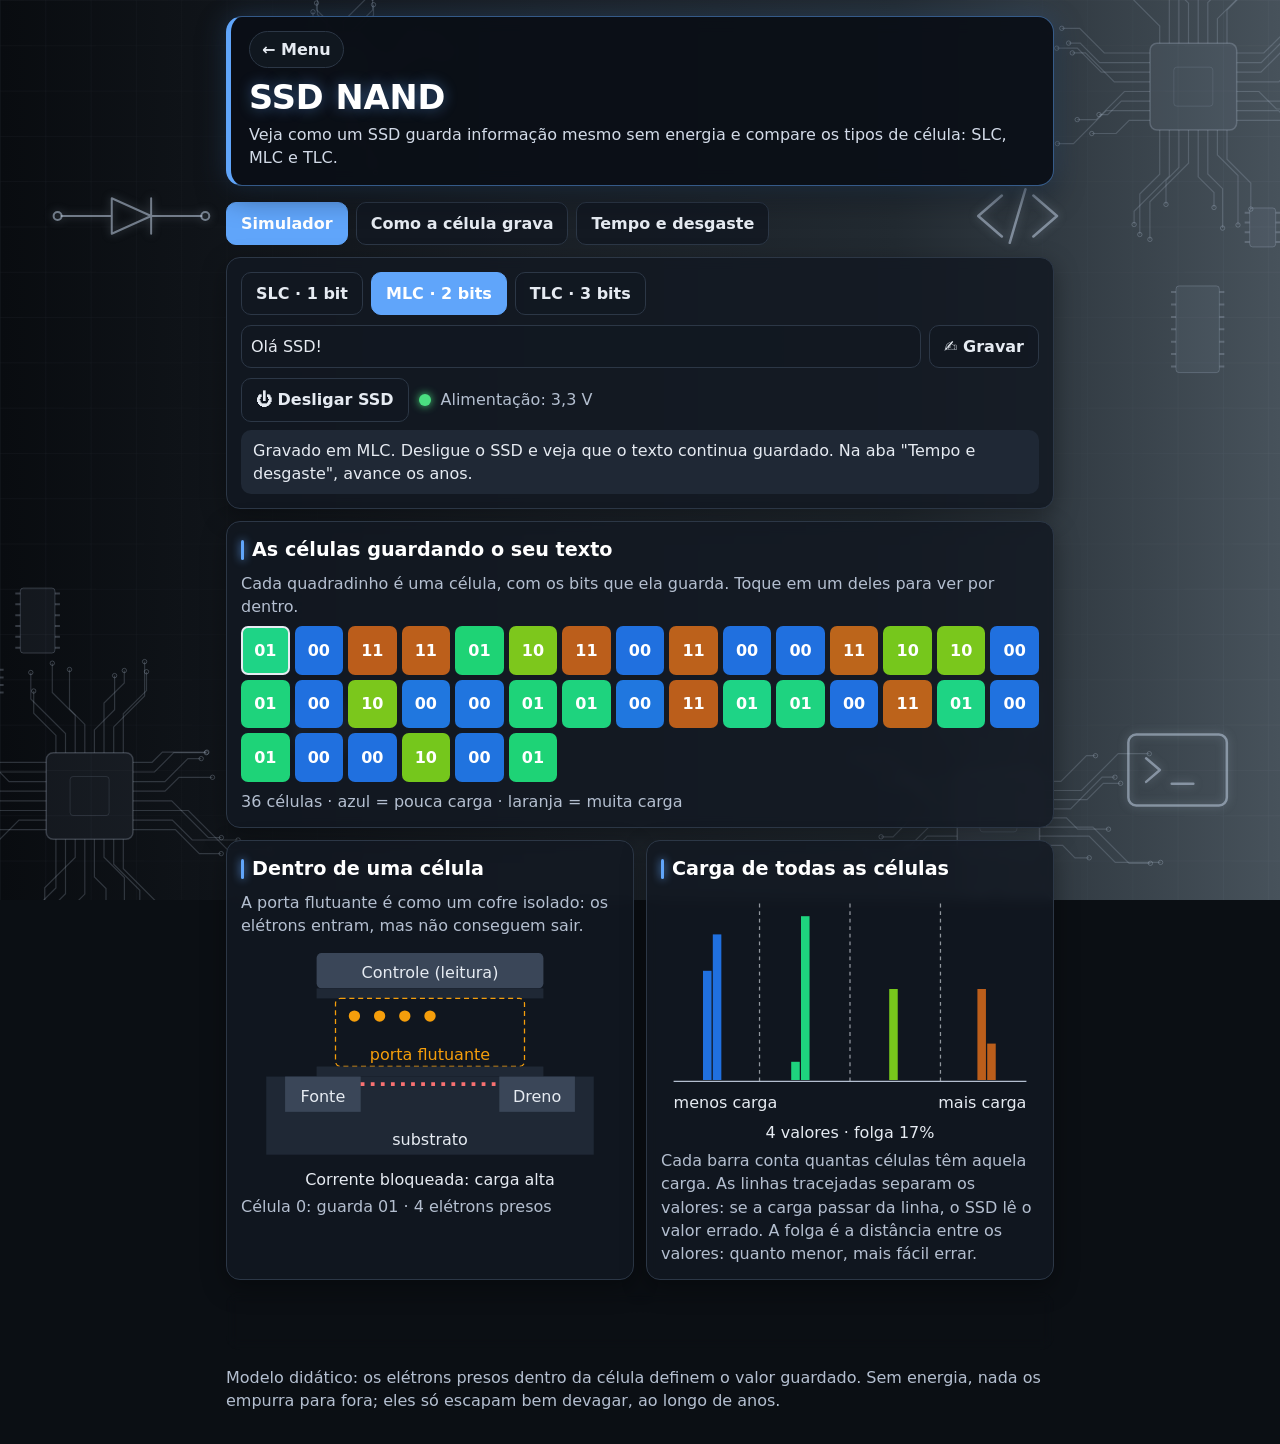
<file: 04.html>
<!doctype html>
<html lang="pt-BR">
	<head>
		<meta charset="utf-8" />
		<meta
			name="viewport"
			content="width=device-width, initial-scale=1, viewport-fit=cover"
		/>
		<title>SSD NAND</title>
		<style>
			:root {
				--bg: #f4f6f9;
				--card: #fff;
				--tx: #1b2430;
				--mu: #667386;
				--bd: #dde3ea;
				--ac: #2563eb;
				--ok: #16a34a;
				--er: #dc2626;
				--gate: #cbd5e1;
				--sub: #e8edf3;
				--cell: #f1f5f9;
				box-sizing: border-box;
				padding-top: env(safe-area-inset-top, 0px);
				padding-bottom: env(safe-area-inset-bottom, 0px);
			}
			@media (prefers-color-scheme: dark) {
				:root:not([data-theme='light']) {
					--bg: #0e131a;
					--card: #171e28;
					--tx: #e6ebf2;
					--mu: #93a1b5;
					--bd: #273140;
					--ac: #60a5fa;
					--ok: #4ade80;
					--er: #f87171;
					--gate: #3a4658;
					--sub: #1f2835;
					--cell: #202a37;
				}
			}
			* {
				box-sizing: border-box;
			}
			html {
				scroll-padding-top: env(safe-area-inset-top, 0px);
			}
			body {
				margin: 0;
				background: var(--bg);
				color: var(--tx);
				font:
					16px/1.45 system-ui,
					-apple-system,
					'Segoe UI',
					sans-serif;
			}
			main {
				max-width: 860px;
				margin: 0 auto;
				padding: 16px;
			}
			h1 {
				font-size: 1.35rem;
				margin: 4px 0;
			}
			h2 {
				font-size: 1rem;
				margin: 0 0 8px;
			}
			p.s {
				color: var(--mu);
				margin: 0 0 14px;
			}
			.card {
				background: var(--card);
				border: 1px solid var(--bd);
				border-radius: 14px;
				padding: 14px;
				margin-bottom: 12px;
			}
			.row {
				display: flex;
				flex-wrap: wrap;
				gap: 8px;
				align-items: center;
			}
			.tabs button,
			.btn {
				border: 1px solid var(--bd);
				background: var(--card);
				color: var(--tx);
				padding: 9px 14px;
				border-radius: 10px;
				font: inherit;
				font-weight: 600;
				cursor: pointer;
			}
			.tabs button.on {
				background: var(--ac);
				color: #fff;
				border-color: var(--ac);
			}
			.btn:disabled {
				opacity: 0.4;
			}
			input[type='text'] {
				flex: 1;
				min-width: 120px;
				padding: 9px;
				border-radius: 10px;
				border: 1px solid var(--bd);
				background: var(--card);
				color: var(--tx);
				font: inherit;
			}
			input[type='range'] {
				width: 100%;
			}
			.sw {
				display: flex;
				align-items: center;
				gap: 10px;
			}
			.led {
				width: 12px;
				height: 12px;
				border-radius: 50%;
				background: var(--mu);
				transition: 0.3s;
			}
			.on .led {
				background: var(--ok);
				box-shadow: 0 0 8px var(--ok);
			}
			.board {
				transition:
					opacity 0.4s,
					filter 0.4s;
			}
			.off .board {
				opacity: 0.55;
				filter: grayscale(0.7);
			}
			.grid {
				display: grid;
				grid-template-columns: repeat(
					auto-fill,
					minmax(46px, 1fr)
				);
				gap: 5px;
			}
			.c {
				aspect-ratio: 1;
				border-radius: 7px;
				border: 2px solid transparent;
				font-size: 16px;
				display: flex;
				align-items: center;
				justify-content: center;
				color: #fff;
				font-weight: 700;
				cursor: pointer;
				transition:
					background 0.5s,
					transform 0.3s;
			}
			.c.sel {
				border-color: var(--tx);
			}
			.c.bad {
				outline: 2px solid var(--er);
			}
			.two {
				display: grid;
				grid-template-columns: 1fr 1fr;
				gap: 12px;
			}
			@media (max-width: 640px) {
				.two {
					grid-template-columns: 1fr;
				}
			}
			svg {
				width: 100%;
				height: auto;
				display: block;
			}
			svg text {
				fill: var(--tx);
				font-family: system-ui, sans-serif;
				font-size: calc(var(--fs, 16) * 1px);
			}
			.mu {
				color: var(--mu);
				font-size: 16px;
			}
			.out {
				font:
					600 18px ui-monospace,
					monospace;
				word-break: break-all;
			}
			.out b {
				color: var(--er);
			}
			.msg {
				padding: 9px 12px;
				border-radius: 10px;
				background: var(--sub);
				font-size: 16px;
				margin-top: 8px;
			}
			.tw {
				overflow-x: auto;
			}
			table {
				border-collapse: collapse;
				width: 100%;
				font-size: 16px;
				min-width: 480px;
			}
			th,
			td {
				padding: 7px 8px;
				border-bottom: 1px solid var(--bd);
				text-align: left;
			}
			th {
				color: var(--mu);
				font-weight: 600;
			}
			.er {
				color: var(--er);
				font-weight: 700;
			}
			.ok {
				color: var(--ok);
				font-weight: 700;
			}
			[hidden] {
				display: none !important;
			}
			.el {
				transition:
					transform 1.3s ease,
					opacity 0.8s;
			}
			.nav {
				margin-bottom: 12px;
			}
			.dots {
				display: flex;
				gap: 6px;
				margin: 8px 0;
			}
			.dots i {
				flex: 1;
				height: 5px;
				border-radius: 3px;
				background: var(--bd);
			}
			.dots i.d {
				background: var(--ac);
			}
			select {
				padding: 8px;
				border-radius: 10px;
				border: 1px solid var(--bd);
				background: var(--card);
				color: var(--tx);
				font: inherit;
			}
		</style>
		<style>
			/* Tema visual: fundo SVG */
			:root:not([data-theme='never']) {
				--bg: #0b0f14;
				--card: rgba(18, 25, 34, 0.84);
				--tx: #e6ebf2;
				--mu: #9aa8bb;
				--bd: #2c3746;
				--ac: #60a5fa;
				--ok: #4ade80;
				--er: #f87171;
				--gate: #3a4658;
				--sub: #1f2835;
				--cell: #202a37;
			}
			html {
				background: #0b0f14;
			}
			body {
				background: transparent;
			}
			#bg {
				position: fixed;
				left: 0;
				top: 0;
				width: 100%;
				height: 100%;
				z-index: -1;
				pointer-events: none;
			}
			#bg .gl {
				filter: drop-shadow(
					0 0 4px rgba(190, 205, 225, 0.55)
				);
			}
			.card {
				backdrop-filter: blur(6px);
				-webkit-backdrop-filter: blur(6px);
				box-shadow: 0 8px 24px rgba(0, 0, 0, 0.35);
			}
			.card h2 {
				display: flex;
				flex-wrap: wrap;
				align-items: center;
				gap: 8px;
			}
			.card h2::before {
				content: '';
				width: 3px;
				height: 1em;
				border-radius: 2px;
				background: var(--ac);
				box-shadow: 0 0 8px var(--ac);
			}
			.top {
				margin-bottom: 14px;
			}
			.top h1 {
				margin: 10px 0 2px;
				text-shadow: 0 0 18px rgba(96, 165, 250, 0.4);
			}
			.back {
				display: inline-block;
				padding: 6px 12px;
				border-radius: 99px;
				background: rgba(18, 25, 34, 0.85);
				border: 1px solid var(--bd);
				color: var(--tx);
				text-decoration: none;
				font-size: 16px;
				font-weight: 600;
			}
			.back:hover,
			.btn:hover {
				border-color: var(--ac);
				box-shadow: 0 0 12px rgba(96, 165, 250, 0.3);
			}
		</style>
		<style>
			/* Cabeçalhos em destaque e fonte mínima de 16px */
			:root:not([data-theme='never']) {
				--mu: #b4bfd0;
			}
			body {
				font-size: 16px;
			}
			.top,
			.top2 {
				background: rgba(10, 15, 22, 0.92);
				border: 1px solid rgba(96, 165, 250, 0.5);
				border-left: 5px solid var(--ac);
				border-radius: 16px;
				padding: 14px 18px 16px;
				margin-bottom: 16px;
				box-shadow:
					0 0 26px rgba(96, 165, 250, 0.22),
					0 10px 28px rgba(0, 0, 0, 0.5);
				backdrop-filter: blur(8px);
				-webkit-backdrop-filter: blur(8px);
			}
			.top h1,
			.top2 h1 {
				margin: 10px 0 4px;
				color: #fff;
				font-size: clamp(1.6rem, 5vw, 2.1rem);
				line-height: 1.2;
				text-shadow: 0 0 14px rgba(96, 165, 250, 0.45);
			}
			.top .s,
			.top2 p {
				margin: 0;
				color: #d3dbe8;
				font-size: 16px;
			}
			.top2 {
				text-align: center;
				border-left-width: 1px;
				padding: 26px 18px;
				margin-top: 6px;
			}
			.top2 h1 {
				font-size: clamp(1.7rem, 6vw, 2.6rem);
			}
			.card h2 {
				font-size: 1.2rem;
				color: #fff;
			}
		</style>
		<style>
			/* Fonte mínima 16px, tabela recolhida e resumo de erros */
			button,
			input,
			select,
			textarea {
				font-size: 16px;
			}
			#cmp summary {
				cursor: pointer;
				font-weight: 700;
				font-size: 1.2rem;
				color: #fff;
			}
			#cmp[open] summary {
				margin-bottom: 10px;
			}
			.sumrow {
				padding: 8px 0;
				border-bottom: 1px solid var(--bd);
			}
		</style>
	</head>
	<body>
		<svg id="bg" aria-hidden="true"></svg>
		<main id="app" class="on">
			<header class="top">
				<a class="back" href="index.html" rel="noopener"
					>← Menu</a
				>
				<h1>SSD NAND</h1>
				<p class="s">
					Veja como um SSD guarda informação mesmo sem
					energia e compare os tipos de célula: SLC,
					MLC e TLC.
				</p>
			</header>
			<div class="row tabs nav" id="nav">
				<button class="on" data-v="v1">Simulador</button
				><button data-v="v2">Como a célula grava</button
				><button data-v="v3">Tempo e desgaste</button>
			</div>
			<section id="v1">
				<div class="card">
					<div class="row tabs" id="tabs"></div>
					<div class="row" style="margin-top: 10px">
						<input
							type="text"
							id="txt"
							value="Olá SSD!"
							maxlength="12"
							aria-label="Texto"
						/><button class="btn" id="wr">
							✍️ Gravar
						</button>
					</div>
					<div class="row sw" style="margin-top: 10px">
						<button class="btn" id="pw">
							⏻ Desligar SSD</button
						><span class="led"></span
						><span id="pst" class="mu"></span>
					</div>
					<div class="msg" id="msg"></div>
				</div>
				<div class="board">
					<div class="card">
						<h2>
							As células guardando o seu
							texto
						</h2>
						<p class="mu" style="margin: 0 0 8px">
							Cada quadradinho é uma célula,
							com os bits que ela guarda.
							Toque em um deles para ver por
							dentro.
						</p>
						<div class="grid" id="grid"></div>
						<p
							class="mu"
							id="legend"
							style="margin: 8px 0 0"
						></p>
					</div>
					<div class="two">
						<div class="card">
							<h2>Dentro de uma célula</h2>
							<p
								class="mu"
								style="margin: 0 0 6px"
							>
								A porta flutuante é como
								um cofre isolado: os
								elétrons entram, mas não
								conseguem sair.
							</p>
							<svg
								viewBox="0 0 300 200"
								id="cell"
							></svg>
							<div
								class="mu"
								id="cinfo"
							></div>
						</div>
						<div class="card">
							<h2>
								Carga de todas as
								células
							</h2>
							<svg
								viewBox="0 0 300 205"
								id="hist"
							></svg>
							<div class="mu">
								Cada barra conta quantas
								células têm aquela
								carga. As linhas
								tracejadas separam os
								valores: se a carga
								passar da linha, o SSD
								lê o valor errado. A
								folga é a distância
								entre os valores: quanto
								menor, mais fácil errar.
							</div>
						</div>
					</div>
				</div>
				<details class="card tw" id="cmp">
					<summary>
						Ver tabela comparativa: SLC × MLC ×
						TLC
					</summary>
					<table id="tb"></table>
				</details>
			</section>
			<section id="v2" hidden>
				<div class="card">
					<h2>
						Como uma célula grava e guarda um
						valor
					</h2>
					<div class="row">
						<label class="mu"
							>Tipo
							<select id="pt">
								<option>SLC</option>
								<option selected>
									MLC
								</option>
								<option>TLC</option>
							</select></label
						><label class="mu"
							>Valor a gravar
							<select id="pl"></select
						></label>
					</div>
					<svg
						viewBox="0 0 300 178"
						id="psvg"
						style="
							max-width: 420px;
							margin: 8px auto 0;
						"
					></svg>
					<div class="dots" id="pd"></div>
					<div
						class="msg"
						id="ptx"
						style="margin: 0 0 10px"
					></div>
					<div class="row">
						<button class="btn" id="pp">
							◀ Voltar</button
						><button class="btn" id="pn">
							Próximo ▶</button
						><button class="btn" id="pa">
							▶ Reproduzir tudo
						</button>
					</div>
				</div>
			</section>
			<section id="v3" hidden>
				<div class="card">
					<h2>Tempo e desgaste</h2>
					<p class="mu" style="margin: 0 0 10px">
						Com os anos, a carga guardada nas
						células vai escapando aos poucos, e
						usar muito o SSD desgasta as células.
						Veja o que acontece com o texto que
						você gravou na aba Simulador.
					</p>
					<svg
						viewBox="0 0 300 144"
						id="lk"
						style="
							max-width: 420px;
							margin: 0 auto;
						"
					></svg>
					<p
						class="mu"
						id="lkt"
						style="margin: 6px 0 8px"
					></p>
					<div class="row" style="margin-bottom: 12px">
						<button class="btn" id="lkPlay">
							▶ Reproduzir o tempo passando
						</button>
					</div>
					<label class="mu"
						>Tempo guardado sem energia:
						<b id="yv">0</b> anos</label
					>
					<input
						type="range"
						id="yr"
						min="0"
						max="10"
						step="0.5"
						value="0"
					/>
					<label class="mu"
						>Desgaste (quanto da vida útil já foi
						usada): <b id="wv">0</b>%</label
					>
					<input
						type="range"
						id="wp"
						min="0"
						max="100"
						step="5"
						value="0"
					/>
					<h2 style="margin-top: 12px">
						Texto lido de volta
					</h2>
					<div class="out" id="out"></div>
				</div>
				<div class="card">
					<h2>Quem erra mais?</h2>
					<p class="mu" style="margin: 0 0 6px">
						Com o mesmo tempo e desgaste, veja
						quantos erros cada tipo de célula
						teria:
					</p>
					<div id="sumErr"></div>
				</div>
			</section>
			<p class="mu">
				Modelo didático: os elétrons presos dentro da célula
				definem o valor guardado. Sem energia, nada os
				empurra para fora; eles só escapam bem devagar, ao
				longo de anos.
			</p>
		</main>
		<script>
			const T = {
				SLC: {
					b: 1,
					pe: '~100 mil',
					vel: 'Mais rápida',
					custo: 'Mais cara',
					den: 'Baixa',
				},
				MLC: {
					b: 2,
					pe: '~3 a 10 mil',
					vel: 'Média',
					custo: 'Intermediária',
					den: 'Média',
				},
				TLC: {
					b: 3,
					pe: '~1 a 3 mil',
					vel: 'Mais lenta',
					custo: 'Mais barata',
					den: 'Alta',
				},
			}
			const $ = (id) => document.getElementById(id)
			let S = {
				t: 'MLC',
				lv: [],
				on: true,
				sel: 0,
				seed: 0,
				written: false,
			}
			const rnd = (k) => {
				const x = Math.sin(k * 12.9898) * 43758.5453
				return x - Math.floor(x)
			}
			const wf = () => 1 + (2 * $('wp').value) / 100,
				yrs = () => +$('yr').value
			function enc(txt, b) {
				const by = new TextEncoder().encode(txt)
				let s = ''
				by.forEach(
					(x) => (s += x.toString(2).padStart(8, '0')),
				)
				while (s.length % b) s += '0'
				const L = []
				for (let i = 0; i < s.length; i += b)
					L.push(parseInt(s.slice(i, i + b), 2))
				return L
			}
			function vt(i, l, b) {
				const n = 2 ** b,
					f = l / (n - 1),
					w = wf()
				return (
					f +
					(rnd(i * 7 + 2) - 0.5) * 0.03 * w -
					yrs() *
						0.014 *
						w *
						(0.4 + 1.2 * rnd(i * 5 + 3)) *
						f
				)
			}
			const rd = (v, b) =>
				Math.max(
					0,
					Math.min(
						2 ** b - 1,
						Math.round(v * (2 ** b - 1)),
					),
				)
			function dec(levels, b) {
				let s = ''
				levels.forEach(
					(l) => (s += l.toString(2).padStart(b, '0')),
				)
				const by = []
				for (let i = 0; i + 8 <= s.length; i += 8)
					by.push(parseInt(s.slice(i, i + 8), 2))
				return by
			}
			const col = (f) =>
				`hsl(${215 - 190 * Math.max(0, Math.min(1, f))},75%,${50 - 8 * f}%)`
			function readAll(type, levels) {
				const b = T[type].b
				return levels.map((l, i) => rd(vt(i, l, b), b))
			}
			function errs(type) {
				const b = T[type].b,
					L = enc($('txt').value, b),
					R = readAll(type, L)
				const o = new TextEncoder().encode($('txt').value),
					d = dec(R, b)
				let e = 0
				o.forEach((x, i) => {
					if (x !== d[i]) e++
				})
				return { n: L.length, e, tot: o.length }
			}

			function tabs() {
				$('tabs').innerHTML = Object.keys(T)
					.map(
						(k) =>
							`<button class="${k == S.t ? 'on' : ''}" data-k="${k}">${k} · ${T[k].b} bit${T[k].b > 1 ? 's' : ''}</button>`,
					)
					.join('')
				document.querySelectorAll('#tabs button').forEach(
					(x) =>
						(x.onclick = () => {
							S.t = x.dataset.k
							S.lv = enc(
								$('txt').value,
								T[S.t].b,
							)
							S.sel = 0
							S.written = true
							tabs()
							draw()
							msg(
								`Modo ${S.t}: cada célula guarda ${T[S.t].b} ${T[S.t].b > 1 ? 'bits' : 'bit'}, usando ${2 ** T[S.t].b} quantidades diferentes de carga.`,
							)
						}),
				)
			}
			function msg(t) {
				$('msg').textContent = t
			}
			function write() {
				if (!S.on) {
					msg(
						'Ligue o SSD para gravar: sem energia ele não consegue guardar nada novo.',
					)
					return
				}
				const b = T[S.t].b
				S.lv = enc($('txt').value, b)
				S.written = true
				S.sel = 0
				const real = S.lv
				S.lv = real.map(() => 0)
				draw(true)
				real.forEach((l, i) =>
					setTimeout(() => {
						S.lv[i] = l
						draw()
					}, i * 25),
				)
				msg(
					'Gravando: o SSD empurra elétrons para dentro de cada célula, mais ou menos conforme o valor.',
				)
			}
			function power() {
				S.on = !S.on
				$('app').className = S.on ? 'on' : 'off'
				$('pw').textContent = S.on
					? '⏻ Desligar SSD'
					: '⏻ Ligar SSD'
				$('pst').textContent = S.on
					? 'Alimentação: 3,3 V'
					: 'Alimentação: 0 V'
				msg(
					S.on
						? 'Ligado: o SSD mede a carga de cada célula e recupera o seu texto.'
						: 'Desligado! Sem energia, mas veja: as cargas continuam presas dentro das células. É por isso que o SSD guarda dados sem energia.',
				)
				draw()
			}

			function draw(skip) {
				const b = T[S.t].b,
					n = 2 ** b
				$('pst').textContent = S.on
					? 'Alimentação: 3,3 V'
					: 'Alimentação: 0 V'
				const R = readAll(S.t, S.lv),
					orig = enc($('txt').value, b)
				$('grid').innerHTML = S.lv
					.map((l, i) => {
						const v = vt(i, l, b),
							bad = S.written && R[i] !== l
						return `<div class="c ${i == S.sel ? 'sel' : ''} ${bad && S.on ? 'bad' : ''}" data-i="${i}" style="background:${col(v)}">${l.toString(2).padStart(b, '0')}</div>`
					})
					.join('')
				document.querySelectorAll('.c').forEach(
					(x) =>
						(x.onclick = () => {
							S.sel = +x.dataset.i
							draw()
						}),
				)
				$('legend').textContent =
					`${S.lv.length} células · azul = pouca carga · laranja = muita carga`
				cellSvg(b)
				hist(b)
				out(b)
				table()
				$('yv').textContent = yrs()
				$('wv').textContent = $('wp').value
			}

			function cellSvg(b) {
				const n = 2 ** b,
					l = S.lv[S.sel] || 0,
					v = vt(S.sel, l, b),
					f = Math.max(0, Math.min(1, v)),
					k = Math.round(f * 14)
				let e = ''
				for (let i = 0; i < k; i++)
					e += `<circle cx="${90 + (i % 7) * 20}" cy="${58 + Math.floor(i / 7) * 16}" r="4.5" fill="#f59e0b"/>`
				const cond = f < 0.3
				$('cell').innerHTML =
					`<rect x="60" y="8" width="180" height="28" rx="4" fill="var(--gate)"/><text x="150" y="28" text-anchor="middle">Controle ${S.on ? '(leitura)' : '(parado)'}</text>
<rect x="60" y="36" width="180" height="8" fill="var(--sub)"/><rect x="75" y="44" width="150" height="54" rx="4" fill="none" stroke="#f59e0b" stroke-dasharray="4 3"/>${e}
<text x="150" y="93" text-anchor="middle" style="fill:#f59e0b">porta flutuante</text>
<rect x="60" y="98" width="180" height="8" fill="var(--sub)"/><rect x="20" y="106" width="260" height="62" fill="var(--sub)"/>
<rect x="35" y="106" width="60" height="28" fill="var(--gate)"/><text x="65" y="126" text-anchor="middle">Fonte</text>
<rect x="205" y="106" width="60" height="28" fill="var(--gate)"/><text x="235" y="126" text-anchor="middle">Dreno</text>
<line x1="95" y1="112" x2="205" y2="112" stroke="${S.on && cond ? 'var(--ok)' : 'var(--er)'}" stroke-width="3" stroke-dasharray="${cond ? '0' : '3 5'}"/>
<text x="150" y="160" text-anchor="middle">substrato</text>
<text x="150" y="192" text-anchor="middle">${S.on ? (cond ? 'Corrente passa: carga baixa' : 'Corrente bloqueada: carga alta') : 'Sem energia: carga fica presa'}</text>`
				$('cinfo').textContent =
					`Célula ${S.sel}: guarda ${l.toString(2).padStart(b, '0')} · ${k} elétrons presos`
			}
			function hist(b) {
				const n = 2 ** b,
					B = 36,
					lo = -0.15,
					hi = 1.15,
					h = new Array(B).fill(0)
				S.lv.forEach((l, i) => {
					const v = vt(i, l, b),
						j = Math.max(
							0,
							Math.min(
								B - 1,
								Math.floor(
									((v - lo) /
										(hi -
											lo)) *
										B,
								),
							),
						)
					h[j]++
				})
				const m = Math.max(1, ...h),
					W = 280 / B
				let s = ''
				h.forEach((c, j) => {
					const x = lo + ((j + 0.5) / B) * (hi - lo),
						lvl = Math.max(
							0,
							Math.min(
								n - 1,
								Math.round(x * (n - 1)),
							),
						),
						ch = (c / m) * 130
					s += `<rect x="${10 + j * W}" y="${150 - ch}" width="${W - 1}" height="${ch}" fill="${col(lvl / (n - 1))}"/>`
				})
				for (let k = 0; k < n - 1; k++) {
					const x =
						10 +
						(((k + 0.5) / (n - 1) - lo) /
							(hi - lo)) *
							280
					s += `<line x1="${x}" x2="${x}" y1="10" y2="152" stroke="var(--tx)" stroke-dasharray="3 3" opacity=".6"/>`
				}
				s += `<line x1="10" x2="290" y1="151" y2="151" stroke="var(--mu)"/><text x="10" y="172">menos carga</text><text x="290" y="172" text-anchor="end">mais carga</text><text x="150" y="196" text-anchor="middle">${n} valores · folga ${(100 / (n - 1) / 2).toFixed(0)}%</text>`
				$('hist').innerHTML = s
			}

			function out(b) {
				if (!S.written) {
					$('out').textContent = 'Grave um texto'
					return
				}
				if (!S.on) {
					$('out').innerHTML =
						'<span class="mu">SSD desligado: ligue para ler</span>'
					return
				}
				const o = new TextEncoder().encode($('txt').value),
					d = dec(readAll(S.t, S.lv), b),
					dd = new TextDecoder().decode(
						new Uint8Array(d),
					)
				const bad = o.some((x, i) => x !== d[i])
				const oc = [...$('txt').value]
				let h = ''
				;[...dd].forEach(
					(c, i) =>
						(h +=
							c === oc[i]
								? c
								: `<b>${c}</b>`),
				)
				$('out').innerHTML =
					h +
					`<div class="mu" style="font-weight:400;font-size:16px">${bad ? '⚠️ O texto foi lido com erros: a carga vazou ou as células se desgastaram' : '✅ O texto foi lido sem erros'}</div>`
			}

			function table() {
				const r = Object.keys(T).map((k) => ({
					k,
					e: errs(k),
				}))
				const row = (l, f) =>
					`<tr><th>${l}</th>${r.map((x) => `<td>${f(x)}</td>`).join('')}</tr>`
				$('tb').innerHTML =
					`<tr><th></th>${r.map((x) => `<th>${x.k}</th>`).join('')}</tr>` +
					row('Bits por célula', (x) => T[x.k].b) +
					row(
						'Níveis de carga',
						(x) => 2 ** T[x.k].b,
					) +
					row(
						'Folga entre níveis',
						(x) =>
							(
								100 /
								(2 ** T[x.k].b - 1)
							).toFixed(0) + '%',
					) +
					row(
						'Células usadas neste texto',
						(x) => x.e.n,
					) +
					row(
						'Vida útil (regravações)',
						(x) => T[x.k].pe,
					) +
					row('Velocidade', (x) => T[x.k].vel) +
					row('Custo por GB', (x) => T[x.k].custo) +
					row('Densidade', (x) => T[x.k].den) +
					row('Erros agora', (x) =>
						x.e.e
							? `<span class="er">${x.e.e} bytes</span>`
							: `<span class="ok">nenhum</span>`,
					)
			}

			$('wr').onclick = write
			$('pw').onclick = power
			;['yr', 'wp'].forEach((i) => ($(i).oninput = draw))
			$('txt').oninput = () => {
				if (S.written) {
					S.lv = enc($('txt').value, T[S.t].b)
				}
				table()
			}
			tabs()
			$('pst').textContent = 'Alimentação: 3,3 V'
			S.lv = enc($('txt').value, T[S.t].b)
			S.written = true
			msg(
				'Gravado em MLC. Desligue o SSD e veja que o texto continua guardado. Na aba "Tempo e desgaste", avance os anos.',
			)
			draw()
		</script>
		<script>
			const P = { s: 0, timer: null },
				$$ = (id) => document.getElementById(id)
			const ST = [
				[
					'1. Célula vazia',
					'A célula começa sem elétrons: é como um cofre vazio. O SSD está ligado e pronto para gravar.',
					1,
					'0 V',
				],
				[
					'2. Preparar a gravação',
					'O SSD aplica uma tensão alta na parte de cima da célula. Isso cria uma força elétrica que puxa os elétrons para cima.',
					1,
					'+20 V',
				],
				[
					'3. Elétrons entram',
					'Os elétrons atravessam uma camada muito fina e entram no cofre (a porta flutuante). Quanto mais elétrons entram, maior o valor gravado.',
					1,
					'+20 V',
				],
				[
					'4. Elétrons presos',
					'A tensão alta é desligada. O cofre é cercado por uma camada isolante, então os elétrons não conseguem sair: ficam presos.',
					1,
					'0 V',
				],
				[
					'5. SSD desligado',
					'Mesmo sem energia, os elétrons continuam presos. É assim que o dado fica guardado. Com os anos, alguns escapam bem devagar: veja isso na aba "Tempo e desgaste".',
					0,
					'0 V',
				],
				[
					'6. Leitura',
					'Ao ligar de novo, o SSD faz um teste: quanto mais elétrons no cofre, mais difícil é a corrente passar. Medindo isso, ele descobre o valor guardado.',
					1,
					'leitura',
				],
			]
			function gx(i) {
				return 90 + (i % 7) * 20
			}
			function gy(i) {
				return 44 + Math.floor(i / 7) * 16
			}
			function pInit() {
				let e = ''
				for (let i = 0; i < 14; i++)
					e += `<circle class="el" id="e${i}" r="4.5" fill="#f59e0b"/>`
				$$('psvg').innerHTML =
					`<rect x="60" y="2" width="180" height="22" rx="4" fill="var(--gate)"/><text x="150" y="20" text-anchor="middle">Controle: <tspan id="pv" style="font-weight:700"></tspan></text>
<rect x="60" y="24" width="180" height="6" fill="var(--sub)"/><rect x="75" y="30" width="150" height="50" rx="4" fill="none" stroke="#f59e0b" stroke-dasharray="4 3"/>
<text x="150" y="76" text-anchor="middle" style="fill:#f59e0b">porta flutuante</text>
<rect x="60" y="80" width="180" height="6" fill="var(--sub)"/><rect x="20" y="86" width="260" height="64" fill="var(--sub)"/>
<rect x="35" y="86" width="60" height="24" fill="var(--gate)"/><text x="65" y="104" text-anchor="middle">Fonte</text><rect x="205" y="86" width="60" height="24" fill="var(--gate)"/><text x="235" y="104" text-anchor="middle">Dreno</text>
<text x="150" y="146" text-anchor="middle">substrato</text>
<g id="pf" style="transition:opacity .5s" fill="var(--ac)"><text x="115" y="108">↑</text><text x="145" y="108">↑</text><text x="175" y="108">↑</text></g>
${e}<circle id="pled" cx="14" cy="166" r="6"/><text id="ppw" x="26" y="172"></text><text id="prd" x="296" y="172" text-anchor="end" style="font-weight:700"></text>`
				$$('pl').innerHTML = ''
				const n =
					2 **
					{ SLC: 1, MLC: 2, TLC: 3 }[$$('pt').value]
				for (let l = 0; l < n; l++)
					$$('pl').innerHTML +=
						`<option value="${l}">${l.toString(2).padStart(Math.log2(n), '0')}</option>`
				$$('pl').value = n - 1
				pr()
			}
			function pr() {
				const n =
						2 **
						{ SLC: 1, MLC: 2, TLC: 3 }[
							$$('pt').value
						],
					l = +$$('pl').value,
					s = P.s,
					k = Math.round((l / (n - 1)) * 14),
					y = 0,
					kk =
						s == 4
							? Math.round(
									k *
										(1 -
											y *
												0.03),
								)
							: k
				for (let i = 0; i < 14; i++) {
					const el = $$('e' + i),
						sx = 45 + i * 16,
						sy = 116 + (i % 2) * 12
					let x = sx,
						yy = sy,
						o = 0.3
					if (i < kk && s >= 1) {
						o = 1
						if (s == 1) {
							x = gx(i)
							yy = 96
						} else if (s >= 2) {
							x = gx(i)
							yy = gy(i)
						}
					} else if (i < k && s >= 2) {
						x = sx
						yy = sy
						o = 0.3
					}
					if (i < k && s == 0) o = 0.3
					el.style.transitionDelay =
						(s == 2 ? i * 70 : 0) + 'ms'
					el.style.transform = `translate(${x}px,${yy}px)`
					el.style.opacity = o
				}
				const d = ST[s]
				$$('pv').textContent = d[3]
				$$('pf').style.opacity = s == 1 || s == 2 ? 1 : 0
				$$('pled').setAttribute(
					'fill',
					d[2] ? 'var(--ok)' : 'var(--mu)',
				)
				$$('ppw').textContent = d[2]
					? 'Ligado'
					: 'DESLIGADO'
				let rt = ''
				if (s == 5) {
					const f = l / (n - 1)
					rt =
						f < 0.3 && l == 0
							? 'corrente passa'
							: 'valor lido: ' +
								l
									.toString(2)
									.padStart(
										Math.log2(
											n,
										),
										'0',
									)
				}
				$$('prd').textContent = rt
				$$('ptx').innerHTML =
					`<b>${d[0]}</b><br>${d[1]}${l == 0 && s >= 1 && s < 5 ? '<br><i>Valor 0: nenhum elétron entra nesta célula.</i>' : ''}${s >= 2 && s < 5 && l > 0 ? `<br><i>${kk} elétrons presos no cofre (de 14 no máximo).</i>` : ''}`
				$$('pd').innerHTML = ST.map(
					(_, i) =>
						`<i class="${i <= s ? 'd' : ''}"></i>`,
				).join('')
				$$('pp').disabled = s == 0
				$$('pn').disabled = s == 5
			}
			function go(d) {
				P.s = Math.max(0, Math.min(5, P.s + d))
				pr()
			}
			function stop() {
				clearInterval(P.timer)
				P.timer = null
				$$('pa').textContent = '▶ Reproduzir tudo'
			}
			$$('pn').onclick = () => {
				stop()
				go(1)
			}
			$$('pp').onclick = () => {
				stop()
				go(-1)
			}
			$$('pa').onclick = () => {
				if (P.timer) {
					stop()
					return
				}
				P.s = 0
				pr()
				$$('pa').textContent = '⏸ Pausar'
				P.timer = setInterval(() => {
					if (P.s >= 5) {
						stop()
						return
					}
					go(1)
				}, 3500)
			}
			$$('pt').onchange = () => {
				stop()
				P.s = 0
				pInit()
			}
			$$('pl').onchange = () => {
				stop()
				P.s = 0
				pr()
			}
			document.querySelectorAll('#nav button').forEach(
				(b) =>
					(b.onclick = () => {
						document
							.querySelectorAll(
								'#nav button',
							)
							.forEach((x) =>
								x.classList.toggle(
									'on',
									x == b,
								),
							)
						$$('v1').hidden = b.dataset.v != 'v1'
						$$('v2').hidden = b.dataset.v != 'v2'
						$$('v3').hidden = b.dataset.v != 'v3'
						if (b.dataset.v == 'v2') {
							stop()
							P.s = 0
							pr()
						}
					}),
			)
			pInit()
		</script>
		<script>
			;(function () {
				function R(s) {
					return function () {
						return (
							(s =
								(s * 16807) %
								2147483647) / 2147483647
						)
					}
				}
				function draw() {
					const W = innerWidth,
						H = innerHeight,
						m = W < 700,
						s = Math.max(
							0.7,
							Math.min(1.15, W / 1300),
						),
						b = 88 * s,
						n = m ? 6 : 8,
						L = (a) => `rgba(190,205,225,${a})`,
						f = (v) => v.toFixed(1)
					function chip(cx, cy, b, seed, n) {
						const r = R(seed),
							h = b / 2,
							g = b / (n + 1)
						let p = ''
						;[
							[0, -1],
							[0, 1],
							[-1, 0],
							[1, 0],
						].forEach(([dx, dy]) => {
							for (let i = 1; i <= n; i++) {
								const k =
										i -
										(n + 1) /
											2,
									tx = -dy,
									ty = dx,
									sg =
										k < 0
											? -1
											: 1
								let x =
										cx +
										dx * h +
										tx *
											k *
											g,
									y =
										cy +
										dy * h +
										ty * k * g
								const pts = [[x, y]]
								x += dx * b * 0.08
								y += dy * b * 0.08
								pts.push([x, y])
								const l1 =
										b *
										(0.12 +
											r() *
												0.45),
									d =
										b *
										(0.1 +
											r() *
												0.35),
									l2 =
										b *
										(0.1 +
											r() *
												0.5)
								x += dx * l1
								y += dy * l1
								pts.push([x, y])
								x += (dx + tx * sg) * d
								y += (dy + ty * sg) * d
								pts.push([x, y])
								x += dx * l2
								y += dy * l2
								pts.push([x, y])
								p += `<polyline points="${pts.map((q) => f(q[0]) + ',' + f(q[1])).join(' ')}" fill="none" stroke="${L(0.2)}" stroke-width="1.2"/><circle cx="${f(x)}" cy="${f(y)}" r="2.2" fill="none" stroke="${L(0.26)}"/>`
							}
						})
						return (
							`<rect x="${cx - h}" y="${cy - h}" width="${b}" height="${b}" rx="${b * 0.08}" fill="${L(0.06)}" stroke="${L(0.24)}" stroke-width="1.5"/><rect x="${cx - h * 0.45}" y="${cy - h * 0.45}" width="${h * 0.9}" height="${h * 0.9}" rx="3" fill="none" stroke="${L(0.12)}"/>` +
							p
						)
					}
					function dip(x, y, w, h, n) {
						let p = `<rect x="${x}" y="${y}" width="${w}" height="${h}" rx="3" fill="${L(0.06)}" stroke="${L(0.22)}"/>`
						for (let i = 0; i < n; i++) {
							const yy =
								y + (h * (i + 0.5)) / n
							p += `<path d="M${x - 5} ${yy}H${x}M${x + w} ${yy}H${x + w + 5}" stroke="${L(0.24)}" stroke-width="2"/>`
						}
						return p
					}
					const G = (a, w) =>
						`<g class="gl" fill="none" stroke="${L(a)}" stroke-width="${w}" stroke-linecap="round" stroke-linejoin="round">`
					function diode(x, y) {
						const k = s
						return (
							G(0.55, 2) +
							`<circle cx="${x}" cy="${y}" r="4"/><circle cx="${x + 150 * k}" cy="${y}" r="4"/><path d="M${x + 4} ${y}H${x + 55 * k}M${x + 95 * k} ${y}H${x + 146 * k}M${x + 95 * k} ${y - 18 * k}V${y + 18 * k}M${x + 55 * k} ${y - 18 * k}L${x + 95 * k} ${y}L${x + 55 * k} ${y + 18 * k}Z"/></g>`
						)
					}
					function code(x, y) {
						const k = s * 0.8
						return (
							G(0.55, 2.5) +
							`<path d="M${x - 20 * k} ${y - 26 * k}L${x - 50 * k} ${y}L${x - 20 * k} ${y + 26 * k}M${x + 20 * k} ${y - 26 * k}L${x + 50 * k} ${y}L${x + 20 * k} ${y + 26 * k}M${x + 10 * k} ${y - 34 * k}L${x - 10 * k} ${y + 34 * k}"/></g>`
						)
					}
					function term(x, y) {
						const k = s
						return (
							G(0.55, 2.5) +
							`<rect x="${x - 50 * k}" y="${y - 36 * k}" width="${100 * k}" height="${72 * k}" rx="${8 * k}"/><path d="M${x - 32 * k} ${y - 12 * k}L${x - 18 * k} ${y}L${x - 32 * k} ${y + 12 * k}M${x - 6 * k} ${y + 14 * k}H${x + 16 * k}"/></g>`
						)
					}
					function icon(x, y) {
						const h = 22 * s
						let p = `<rect x="${x - h}" y="${y - h}" width="${2 * h}" height="${2 * h}" rx="${5 * s}"/><rect x="${x - h * 0.45}" y="${y - h * 0.45}" width="${h * 0.9}" height="${h * 0.9}" rx="2"/>`
						for (let i = -1; i <= 1; i++) {
							const o = i * h * 0.5
							p += `<path d="M${x + o} ${y - h}v${-8 * s}M${x + o} ${y + h}v${8 * s}M${x - h} ${y + o}h${-8 * s}M${x + h} ${y + o}h${8 * s}"/>`
						}
						return G(0.5, 2.5) + p + `</g>`
					}
					let o = `<defs><linearGradient id="bgg" x1="0" x2="1" y1="0" y2="0"><stop offset="0" stop-color="#090c10"/><stop offset=".42" stop-color="#1a2027"/><stop offset=".7" stop-color="#222a31"/><stop offset="1" stop-color="#47525b"/></linearGradient><linearGradient id="gmg" x1="0" x2="1" y1="0" y2="0"><stop offset="0" stop-color="#fff"/><stop offset=".3" stop-color="#000"/><stop offset=".7" stop-color="#000"/><stop offset="1" stop-color="#fff"/></linearGradient><mask id="gm"><rect width="${W}" height="${H}" fill="url(#gmg)"/></mask><pattern id="gp" width="${46 * s}" height="${46 * s}" patternUnits="userSpaceOnUse"><path d="M${46 * s} 0H0V${46 * s}" fill="none" stroke="${L(0.08)}"/></pattern></defs><rect width="${W}" height="${H}" fill="url(#bgg)"/><rect width="${W}" height="${H}" fill="url(#gp)" mask="url(#gm)"/>`
					const c1x = Math.max(b * 0.8, W * 0.07),
						c1y = H - b * 1.2
					o +=
						chip(c1x, c1y, b, 11, n) +
						dip(
							c1x - b * 0.8,
							c1y - b * 2.4,
							b * 0.4,
							b * 0.75,
							6,
						) +
						dip(
							c1x - b * 1.3,
							c1y - b * 1.5,
							b * 0.25,
							b * 0.35,
							4,
						) +
						icon(c1x + b * 2.7, c1y - b * 0.8)
					o += diode(
						m ? 8 : W * 0.045,
						m ? H * 0.14 : H * 0.24,
					)
					if (!m)
						o += chip(
							W * 0.265,
							b * 0.85,
							b * 0.65,
							23,
							6,
						)
					o +=
						chip(W - b, b, b, 37, n) +
						dip(
							W - b * 1.2,
							b * 3.3,
							b * 0.5,
							b,
							7,
						) +
						dip(
							W - b * 0.35,
							b * 2.4,
							b * 0.3,
							b * 0.45,
							4,
						)
					o += code(
						m ? W * 0.45 : W * 0.795,
						m ? H * 0.2 : H * 0.24,
					)
					o +=
						chip(
							m ? W * 0.72 : W * 0.78,
							H - b,
							b * 0.95,
							51,
							n,
						) +
						term(
							m ? W * 0.86 : W * 0.92,
							H - b * 1.5,
						)
					const sv = document.getElementById('bg')
					sv.innerHTML = o
				}
				let lw = 0,
					lh = 0
				function go() {
					const w = innerWidth,
						h = innerHeight
					if (w == lw && Math.abs(h - lh) < 120) return
					lw = w
					lh = h
					draw()
				}
				addEventListener('resize', go)
				go()
			})()
		</script>
		<script>
			;(function () {
				function fit() {
					document
						.querySelectorAll('svg[viewBox]')
						.forEach((s) => {
							const w =
									s.getBoundingClientRect()
										.width,
								v =
									s.viewBox.baseVal
										.width
							if (w && v)
								s.style.setProperty(
									'--fs',
									(
										(16 * v) /
										w
									).toFixed(2),
								)
						})
				}
				addEventListener('resize', fit)
				new MutationObserver(fit).observe(document.body, {
					childList: true,
					subtree: true,
					attributes: true,
					attributeFilter: ['hidden'],
				})
				fit()
			})()
		</script>
		<script>
			;(function () {
				const _t = table
				table = function () {
					_t()
					const el = document.getElementById('sumErr')
					if (!el) return
					el.innerHTML = Object.keys(T)
						.map((k) => {
							const e = errs(k)
							return `<div class="sumrow"><b>${k}</b> · ${T[k].b} ${T[k].b > 1 ? 'bits' : 'bit'} por célula: ${e.e ? `<span class="er">${e.e} ${e.e > 1 ? 'erros' : 'erro'} de leitura</span>` : '<span class="ok">sem erros</span>'}</div>`
						})
						.join('')
				}
				table()
			})()
		</script>
		<script>
			;(function () {
				const N = 14,
					$ = (id) => document.getElementById(id),
					gx = (i) => 90 + (i % 7) * 20,
					gy = (i) => 44 + Math.floor(i / 7) * 16
				let e = '',
					ck = '',
					T = null
				for (let i = 0; i < N; i++)
					e += `<circle class="lke" id="lk${i}" r="4.5" fill="#f59e0b" style="transition:transform 1.3s ease,opacity .8s"/>`
				for (let i = 0; i < 8; i++)
					ck += `<path id="ck${i}" d="M${82 + i * 20} 80l4 3l-4 3" fill="none" stroke="var(--er)" stroke-width="2.5" style="transition:opacity .6s" opacity="0"/>`
				$('lk').innerHTML =
					`<rect x="60" y="2" width="180" height="22" rx="4" fill="var(--gate)"/><text x="150" y="20" text-anchor="middle">Controle</text><rect x="60" y="24" width="180" height="6" fill="var(--sub)"/><rect x="75" y="30" width="150" height="50" rx="4" fill="none" stroke="#f59e0b" stroke-dasharray="4 3"/><text x="150" y="76" text-anchor="middle" style="fill:#f59e0b">porta flutuante</text><rect x="60" y="80" width="180" height="6" fill="var(--sub)"/>${ck}<rect x="20" y="86" width="260" height="56" fill="var(--sub)"/><text x="150" y="136" text-anchor="middle">substrato</text>${e}`
				function lk() {
					const y = +$('yr').value,
						wp = +$('wp').value,
						w = 1 + (2 * wp) / 100,
						rem =
							N -
							Math.round(
								N *
									Math.min(
										1,
										y *
											0.014 *
											w,
									),
							)
					for (let i = 0; i < N; i++) {
						const c = $('lk' + i),
							out = i >= rem
						c.style.transitionDelay = out
							? (i - rem) * 110 + 'ms'
							: '0ms'
						c.style.transform = out
							? `translate(${gx(i)}px,${104 + (i % 2) * 14}px)`
							: `translate(${gx(i)}px,${gy(i)}px)`
						c.style.opacity = out ? 0.3 : 1
					}
					for (let i = 0; i < 8; i++)
						$('ck' + i).setAttribute(
							'opacity',
							wp >= (i + 1) * 12 ? 1 : 0,
						)
					$('lkt').innerHTML =
						`<b>${rem} de ${N} elétrons ainda presos</b> · camada isolante: ${wp < 25 ? 'íntegra' : wp < 60 ? 'com pequenas falhas' : 'muito desgastada'}`
				}
				function stop() {
					clearInterval(T)
					T = null
					$('lkPlay').textContent =
						'▶ Reproduzir o tempo passando'
				}
				$('lkPlay').onclick = () => {
					if (T) {
						stop()
						return
					}
					$('yr').value = 0
					draw()
					lk()
					$('lkPlay').textContent = '⏸ Pausar'
					T = setInterval(() => {
						const v = +$('yr').value + 0.5
						if (v > 10) {
							stop()
							return
						}
						$('yr').value = v
						draw()
						lk()
					}, 500)
				}
				;['yr', 'wp'].forEach((i) =>
					$(i).addEventListener('input', lk),
				)
				lk()
			})()
		</script>
	</body>
</html>
</file>
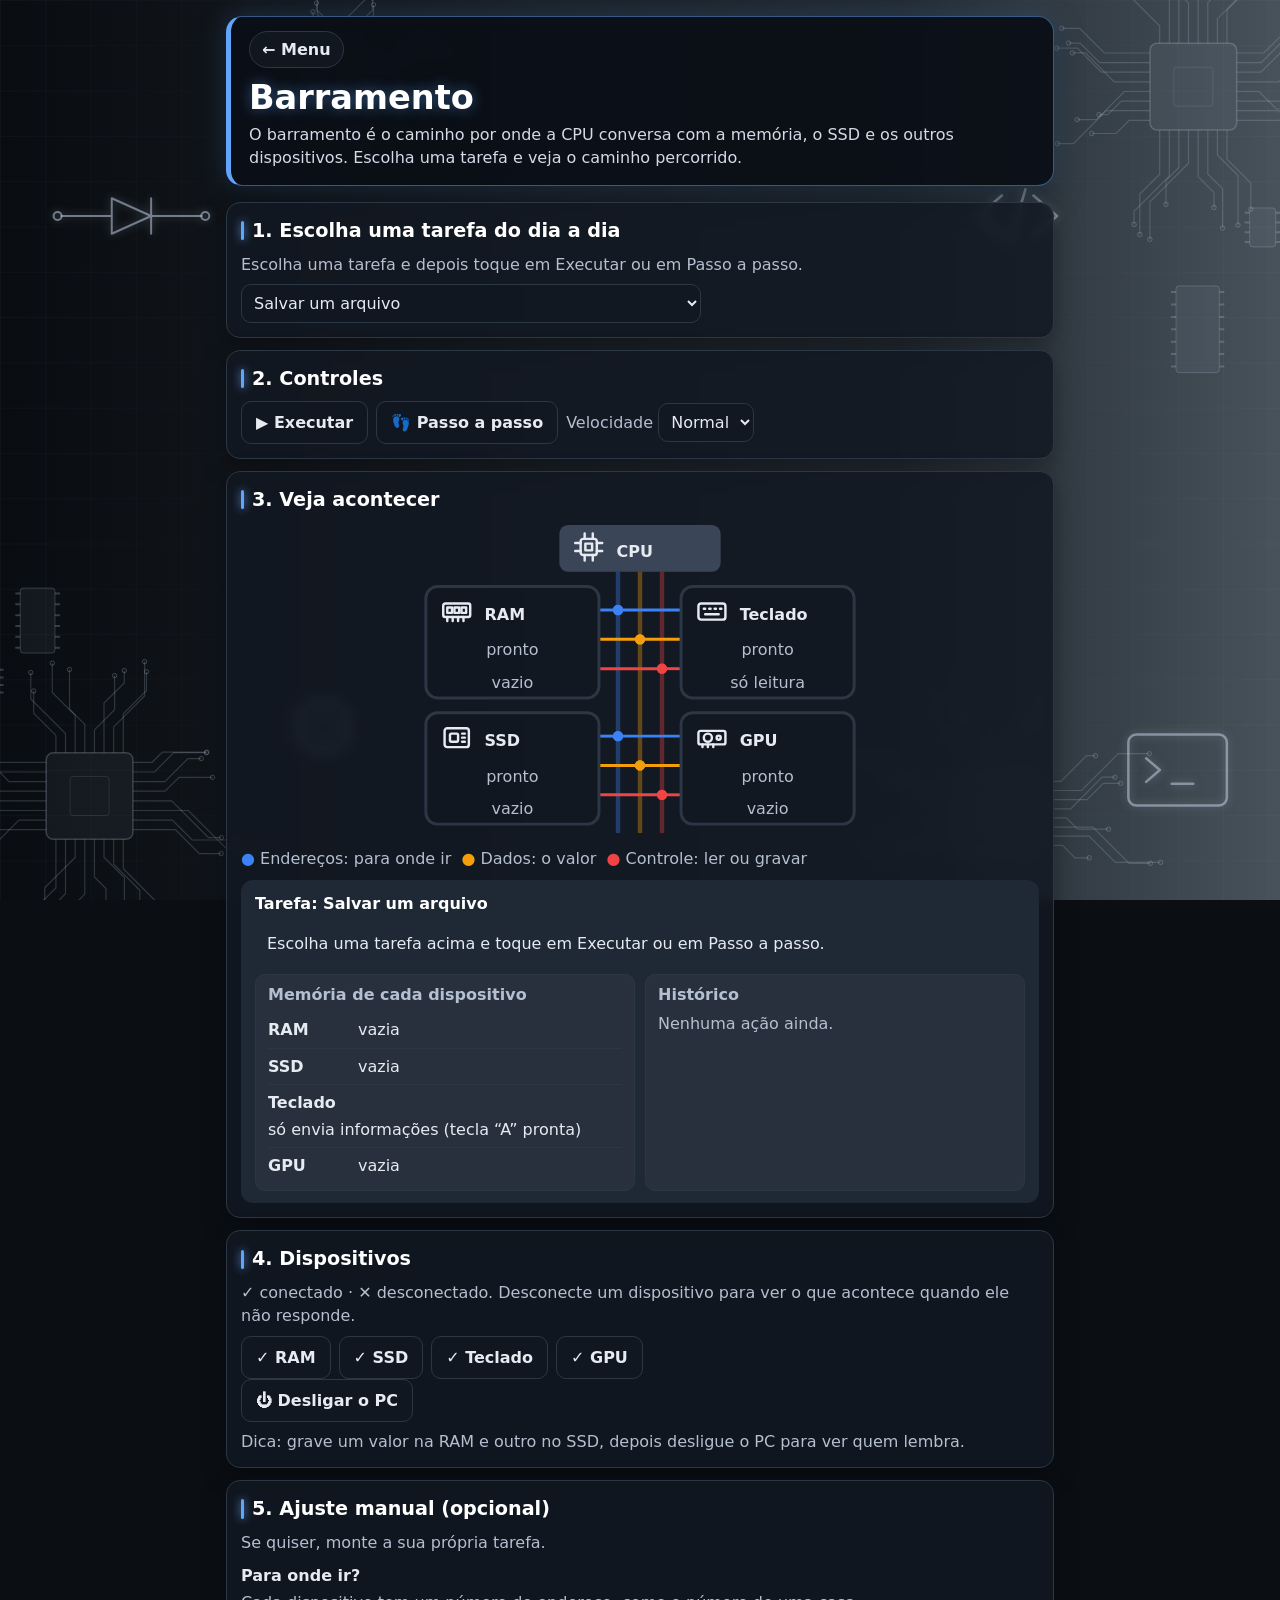
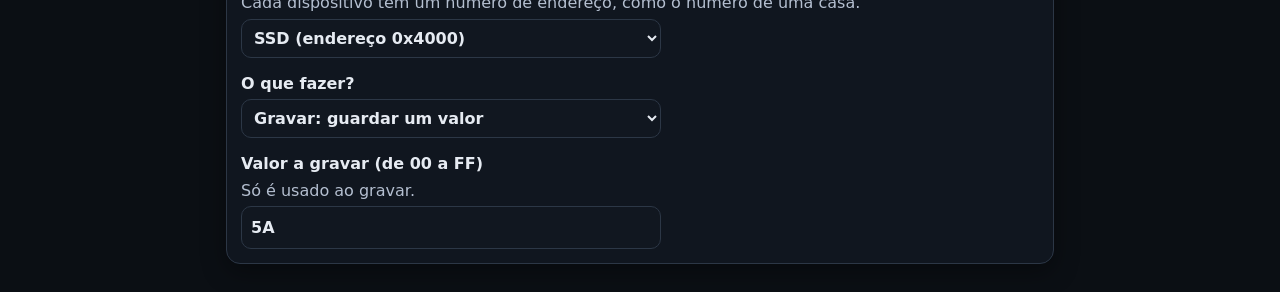
<file: 05.html>
<!doctype html>
<html lang="pt-BR">
	<head>
		<meta charset="utf-8" />
		<meta
			name="viewport"
			content="width=device-width, initial-scale=1, viewport-fit=cover"
		/>
		<title>Barramento</title>
		<style>
			:root {
				--bg: #f4f6f9;
				--card: #fff;
				--tx: #1b2430;
				--mu: #667386;
				--bd: #dde3ea;
				--ac: #2563eb;
				--ok: #16a34a;
				--er: #dc2626;
				--gate: #cbd5e1;
				--sub: #e8edf3;
				--cell: #f1f5f9;
				box-sizing: border-box;
				padding-top: env(safe-area-inset-top, 0px);
				padding-bottom: env(safe-area-inset-bottom, 0px);
			}
			@media (prefers-color-scheme: dark) {
				:root:not([data-theme='light']) {
					--bg: #0e131a;
					--card: #171e28;
					--tx: #e6ebf2;
					--mu: #93a1b5;
					--bd: #273140;
					--ac: #60a5fa;
					--ok: #4ade80;
					--er: #f87171;
					--gate: #3a4658;
					--sub: #1f2835;
					--cell: #202a37;
				}
			}
			* {
				box-sizing: border-box;
			}
			html {
				scroll-padding-top: env(safe-area-inset-top, 0px);
			}
			body {
				margin: 0;
				background: var(--bg);
				color: var(--tx);
				font:
					16px/1.45 system-ui,
					-apple-system,
					'Segoe UI',
					sans-serif;
			}
			main {
				max-width: 860px;
				margin: 0 auto;
				padding: 16px;
			}
			h1 {
				font-size: 1.35rem;
				margin: 4px 0;
			}
			h2 {
				font-size: 1rem;
				margin: 0 0 8px;
			}
			p.s {
				color: var(--mu);
				margin: 0 0 14px;
			}
			.card {
				background: var(--card);
				border: 1px solid var(--bd);
				border-radius: 14px;
				padding: 14px;
				margin-bottom: 12px;
			}
			.row {
				display: flex;
				flex-wrap: wrap;
				gap: 8px;
				align-items: center;
			}
			.tabs button,
			.btn {
				border: 1px solid var(--bd);
				background: var(--card);
				color: var(--tx);
				padding: 9px 14px;
				border-radius: 10px;
				font: inherit;
				font-weight: 600;
				cursor: pointer;
			}
			.tabs button.on {
				background: var(--ac);
				color: #fff;
				border-color: var(--ac);
			}
			.btn:disabled {
				opacity: 0.4;
			}
			input[type='text'] {
				flex: 1;
				min-width: 120px;
				padding: 9px;
				border-radius: 10px;
				border: 1px solid var(--bd);
				background: var(--card);
				color: var(--tx);
				font: inherit;
			}
			input[type='range'] {
				width: 100%;
			}
			.sw {
				display: flex;
				align-items: center;
				gap: 10px;
			}
			.led {
				width: 12px;
				height: 12px;
				border-radius: 50%;
				background: var(--mu);
				transition: 0.3s;
			}
			.on .led {
				background: var(--ok);
				box-shadow: 0 0 8px var(--ok);
			}
			.board {
				transition:
					opacity 0.4s,
					filter 0.4s;
			}
			.off .board {
				opacity: 0.55;
				filter: grayscale(0.7);
			}
			.grid {
				display: grid;
				grid-template-columns: repeat(
					auto-fill,
					minmax(46px, 1fr)
				);
				gap: 5px;
			}
			.c {
				aspect-ratio: 1;
				border-radius: 7px;
				border: 2px solid transparent;
				font-size: 16px;
				display: flex;
				align-items: center;
				justify-content: center;
				color: #fff;
				font-weight: 700;
				cursor: pointer;
				transition:
					background 0.5s,
					transform 0.3s;
			}
			.c.sel {
				border-color: var(--tx);
			}
			.c.bad {
				outline: 2px solid var(--er);
			}
			.two {
				display: grid;
				grid-template-columns: 1fr 1fr;
				gap: 12px;
			}
			@media (max-width: 640px) {
				.two {
					grid-template-columns: 1fr;
				}
			}
			svg {
				width: 100%;
				height: auto;
				display: block;
			}
			svg text {
				fill: var(--tx);
				font-family: system-ui, sans-serif;
				font-size: calc(var(--fs, 16) * 1px);
			}
			.mu {
				color: var(--mu);
				font-size: 16px;
			}
			.out {
				font:
					600 18px ui-monospace,
					monospace;
				word-break: break-all;
			}
			.out b {
				color: var(--er);
			}
			.msg {
				padding: 9px 12px;
				border-radius: 10px;
				background: var(--sub);
				font-size: 16px;
				margin-top: 8px;
			}
			.tw {
				overflow-x: auto;
			}
			table {
				border-collapse: collapse;
				width: 100%;
				font-size: 16px;
				min-width: 480px;
			}
			th,
			td {
				padding: 7px 8px;
				border-bottom: 1px solid var(--bd);
				text-align: left;
			}
			th {
				color: var(--mu);
				font-weight: 600;
			}
			.er {
				color: var(--er);
				font-weight: 700;
			}
			.ok {
				color: var(--ok);
				font-weight: 700;
			}
			[hidden] {
				display: none !important;
			}
			.el {
				transition:
					transform 1.3s ease,
					opacity 0.8s;
			}
			.nav {
				margin-bottom: 12px;
			}
			.dots {
				display: flex;
				gap: 6px;
				margin: 8px 0;
			}
			.dots i {
				flex: 1;
				height: 5px;
				border-radius: 3px;
				background: var(--bd);
			}
			.dots i.d {
				background: var(--ac);
			}
			select {
				padding: 8px;
				border-radius: 10px;
				border: 1px solid var(--bd);
				background: var(--card);
				color: var(--tx);
				font: inherit;
			}
		</style>
		<style>
			/* Tema visual: fundo SVG */
			:root:not([data-theme='never']) {
				--bg: #0b0f14;
				--card: rgba(18, 25, 34, 0.84);
				--tx: #e6ebf2;
				--mu: #9aa8bb;
				--bd: #2c3746;
				--ac: #60a5fa;
				--ok: #4ade80;
				--er: #f87171;
				--gate: #3a4658;
				--sub: #1f2835;
				--cell: #202a37;
			}
			html {
				background: #0b0f14;
			}
			body {
				background: transparent;
			}
			#bg {
				position: fixed;
				left: 0;
				top: 0;
				width: 100%;
				height: 100%;
				z-index: -1;
				pointer-events: none;
			}
			#bg .gl {
				filter: drop-shadow(
					0 0 4px rgba(190, 205, 225, 0.55)
				);
			}
			.card {
				backdrop-filter: blur(6px);
				-webkit-backdrop-filter: blur(6px);
				box-shadow: 0 8px 24px rgba(0, 0, 0, 0.35);
			}
			.card h2 {
				display: flex;
				flex-wrap: wrap;
				align-items: center;
				gap: 8px;
			}
			.card h2::before {
				content: '';
				width: 3px;
				height: 1em;
				border-radius: 2px;
				background: var(--ac);
				box-shadow: 0 0 8px var(--ac);
			}
			.top {
				margin-bottom: 14px;
			}
			.top h1 {
				margin: 10px 0 2px;
				text-shadow: 0 0 18px rgba(96, 165, 250, 0.4);
			}
			.back {
				display: inline-block;
				padding: 6px 12px;
				border-radius: 99px;
				background: rgba(18, 25, 34, 0.85);
				border: 1px solid var(--bd);
				color: var(--tx);
				text-decoration: none;
				font-size: 16px;
				font-weight: 600;
			}
			.back:hover,
			.btn:hover {
				border-color: var(--ac);
				box-shadow: 0 0 12px rgba(96, 165, 250, 0.3);
			}
		</style>
		<style>
			/* Cabeçalhos em destaque e fonte mínima de 16px */
			:root:not([data-theme='never']) {
				--mu: #b4bfd0;
			}
			body {
				font-size: 16px;
			}
			.top,
			.top2 {
				background: rgba(10, 15, 22, 0.92);
				border: 1px solid rgba(96, 165, 250, 0.5);
				border-left: 5px solid var(--ac);
				border-radius: 16px;
				padding: 14px 18px 16px;
				margin-bottom: 16px;
				box-shadow:
					0 0 26px rgba(96, 165, 250, 0.22),
					0 10px 28px rgba(0, 0, 0, 0.5);
				backdrop-filter: blur(8px);
				-webkit-backdrop-filter: blur(8px);
			}
			.top h1,
			.top2 h1 {
				margin: 10px 0 4px;
				color: #fff;
				font-size: clamp(1.6rem, 5vw, 2.1rem);
				line-height: 1.2;
				text-shadow: 0 0 14px rgba(96, 165, 250, 0.45);
			}
			.top .s,
			.top2 p {
				margin: 0;
				color: #d3dbe8;
				font-size: 16px;
			}
			.top2 {
				text-align: center;
				border-left-width: 1px;
				padding: 26px 18px;
				margin-top: 6px;
			}
			.top2 h1 {
				font-size: clamp(1.7rem, 6vw, 2.6rem);
			}
			.card h2 {
				font-size: 1.2rem;
				color: #fff;
			}
		</style>
		<style>
			.tasks {
				display: grid;
				grid-template-columns: repeat(
					auto-fit,
					minmax(210px, 1fr)
				);
				gap: 8px;
			}
			.tasks button {
				padding: 10px 12px;
				border-radius: 12px;
				border: 1px solid var(--bd);
				background: var(--sub);
				color: var(--tx);
				font:
					600 16px system-ui,
					sans-serif;
				text-align: left;
				cursor: pointer;
			}
			.tasks button[aria-pressed='true'] {
				border-color: var(--ac);
				box-shadow: 0 0 14px rgba(96, 165, 250, 0.35);
			}
			.disp {
				background: var(--sub);
				border-radius: 12px;
				padding: 12px 14px;
			}
			.disp .dt {
				font-weight: 700;
				color: #fff;
				margin-bottom: 8px;
			}
			.disp h3 {
				margin: 12px 0 6px;
				font-size: 1rem;
				color: var(--mu);
			}
			.mr {
				display: flex;
				flex-wrap: wrap;
				gap: 4px 10px;
				padding: 6px 0;
				border-bottom: 1px solid var(--bd);
			}
			.mr b {
				min-width: 80px;
			}
			.fields {
				display: grid;
				gap: 14px;
			}
			.fields label {
				display: grid;
				gap: 4px;
				font-weight: 600;
			}
			.fields small {
				font-weight: 400;
				color: var(--mu);
				font-size: 16px;
			}
			.fields select,
			.fields input {
				width: 100%;
				max-width: 420px;
			}
			#bdv:disabled {
				opacity: 0.45;
			}
		</style>
		<style>
			#btsel {
				width: 100%;
				max-width: 460px;
			}
			.duo {
				display: grid;
				grid-template-columns: 1fr 1fr;
				gap: 10px;
			}
			@media (max-width: 560px) {
				.duo {
					grid-template-columns: 1fr;
				}
			}
			.sp {
				background: rgba(255, 255, 255, 0.04);
				border: 1px solid var(--bd);
				border-radius: 10px;
				padding: 8px 12px;
				min-width: 0;
			}
			.disp .sp h3 {
				margin: 0 0 6px;
			}
			.scr {
				max-height: 170px;
				overflow: auto;
			}
		</style>
	</head>
	<body>
		<svg id="bg" aria-hidden="true"></svg>
		<main id="app">
			<header class="top">
				<a class="back" href="index.html" rel="noopener"
					>← Menu</a
				>
				<h1>Barramento</h1>
				<p class="s">
					O barramento é o caminho por onde a CPU
					conversa com a memória, o SSD e os outros
					dispositivos. Escolha uma tarefa e veja o
					caminho percorrido.
				</p>
			</header>
			<section class="card">
				<h2>1. Escolha uma tarefa do dia a dia</h2>
				<p class="mu" style="margin: 0 0 8px">
					Escolha uma tarefa e depois toque em Executar
					ou em Passo a passo.
				</p>
				<select id="btsel" aria-label="Tarefa"></select>
			</section>
			<section class="card">
				<h2>2. Controles</h2>
				<div class="row">
					<button class="btn" id="bgo">
						▶ Executar</button
					><button class="btn" id="bsb">
						👣 Passo a passo</button
					><label class="mu"
						>Velocidade
						<select id="bsv">
							<option value="7000">
								Lenta
							</option>
							<option value="4500" selected>
								Normal
							</option>
							<option value="2500">
								Rápida
							</option>
						</select></label
					>
				</div>
			</section>
			<section class="card">
				<h2>3. Veja acontecer</h2>
				<svg
					viewBox="0 0 300 216"
					id="bsvg"
					style="
						max-width: 440px;
						margin: 0 auto;
						display: block;
					"
				></svg>
				<div
					class="mu"
					id="bleg"
					style="margin: 8px 0 10px"
				></div>
				<div class="disp">
					<div class="dt" id="btask"></div>
					<div
						class="msg"
						id="bst"
						style="margin: 0 0 10px"
					></div>
					<div class="duo">
						<div class="sp">
							<h3>
								Memória de cada
								dispositivo
							</h3>
							<div
								id="bmem"
								class="scr"
							></div>
						</div>
						<div class="sp">
							<h3>Histórico</h3>
							<div
								id="blog"
								class="scr"
							></div>
						</div>
					</div>
				</div>
			</section>
			<section class="card">
				<h2>4. Dispositivos</h2>
				<p class="mu" style="margin: 0 0 8px">
					✓ conectado · ✕ desconectado. Desconecte um
					dispositivo para ver o que acontece quando
					ele não responde.
				</p>
				<div class="row" id="bco"></div>
				<div class="row">
					<button class="btn" id="bpw">
						⏻ Desligar o PC
					</button>
				</div>
				<p class="mu" style="margin: 8px 0 0">
					Dica: grave um valor na RAM e outro no SSD,
					depois desligue o PC para ver quem lembra.
				</p>
			</section>
			<section class="card">
				<h2>5. Ajuste manual (opcional)</h2>
				<p class="mu" style="margin: 0 0 10px">
					Se quiser, monte a sua própria tarefa.
				</p>
				<div class="fields">
					<label
						>Para onde ir?<small
							>Cada dispositivo tem um número
							de endereço, como o número de
							uma casa.</small
						><select id="ba"></select
					></label>
					<label
						>O que fazer?<select id="bo">
							<option value="R">
								Ler: buscar o que está
								guardado
							</option>
							<option value="W">
								Gravar: guardar um valor
							</option>
						</select></label
					>
					<label
						>Valor a gravar (de 00 a FF)<small
							>Só é usado ao gravar.</small
						><input
							type="text"
							id="bdv"
							value="5A"
							maxlength="2"
					/></label>
				</div>
			</section>
		</main>
		<script>
			const $$ = (id) => document.getElementById(id)
			const D = [
				{ n: 'RAM', b: 0, e: 16383, ro: 0, v: 1, m: {} },
				{
					n: 'SSD',
					b: 16384,
					e: 32767,
					ro: 0,
					nv: 1,
					m: {},
				},
				{
					n: 'Teclado',
					b: 32768,
					e: 33023,
					ro: 1,
					m: { 32768: 65 },
				},
				{
					n: 'GPU',
					b: 49152,
					e: 65535,
					ro: 0,
					v: 1,
					m: {},
				},
			]
			const BX = [8, 82, 156, 230],
				BL = { a: 88, d: 102, c: 116 },
				hx = (v) =>
					'0x' +
					v
						.toString(16)
						.toUpperCase()
						.padStart(4, '0'),
				h2 = (v) =>
					'0x' +
					v.toString(16).toUpperCase().padStart(2, '0')
			let BC = [1, 1, 1, 1],
				busy = 0,
				lg = []
			const IC = [
					'<rect x="2" y="6" width="20" height="10" rx="1.5"/><rect x="5" y="9" width="3.5" height="4"/><rect x="10.3" y="9" width="3.5" height="4"/><rect x="15.5" y="9" width="3.5" height="4"/><path d="M5 16v3M9 16v3M13 16v3M17 16v3"/>',
					'<rect x="3" y="5" width="18" height="14" rx="2"/><rect x="7" y="9" width="6" height="6" rx="1"/><path d="M16 9h2M16 12h2M16 15h2"/>',
					'<rect x="2" y="6" width="20" height="12" rx="2"/><path d="M6 10h1M10 10h1M14 10h1M18 10h1M7 14h10"/>',
					'<rect x="2" y="7" width="20" height="10" rx="1.5"/><circle cx="9" cy="12" r="3"/><circle cx="17" cy="12" r="1.5"/><path d="M5 17v2M9 17v2M13 17v2"/>',
				],
				ICPU =
					'<rect x="6" y="6" width="12" height="12" rx="2"/><rect x="9.5" y="9.5" width="5" height="5"/><path d="M9 2v4M15 2v4M9 18v4M15 18v4M2 9h4M2 15h4M18 9h4M18 15h4"/>'
			const ico = (x, y, p) =>
				`<g transform="translate(${x} ${y}) scale(.92)" fill="none" stroke="var(--tx)" stroke-width="1.8" stroke-linecap="round" stroke-linejoin="round">${p}</g>`
			const BXC = (i) => (i >> 1 ? 237 : 63),
				BYT = (i) => 44 + (i & 1) * 86,
				DXc = BXC,
				DYc = (i) => BYT(i) + 38
			function bInit() {
				const col = {
						a: '#3b82f6',
						d: '#f59e0b',
						c: '#ef4444',
					},
					bx = { a: 135, d: 150, c: 165 }
				let s = `<rect x="95" y="2" width="110" height="32" rx="6" fill="var(--gate)"/>${ico(104, 6, ICPU)}<text x="134" y="24" style="font-weight:700">CPU</text>`
				for (const k in bx)
					s += `<line id="bl${k}" x1="${bx[k]}" x2="${bx[k]}" y1="34" y2="212" stroke="${col[k]}" stroke-width="3" opacity=".35" style="transition:.3s"/>`
				D.forEach((d, i) => {
					const lf = !(i >> 1),
						x = lf ? 4 : 178,
						y = BYT(i),
						ex = lf ? 122 : 178
					s +=
						`<g id="bg${i}" style="transition:.3s">` +
						['a', 'd', 'c']
							.map((k, j) => {
								const yy =
									y + 16 + j * 20
								return `<path d="M${ex} ${yy}H${bx[k]}" stroke="${col[k]}" stroke-width="2"/><circle cx="${bx[k]}" cy="${yy}" r="3.5" fill="${col[k]}"/>`
							})
							.join('') +
						`</g>`
					s += `<rect id="bd${i}" x="${x}" y="${y}" width="118" height="76" rx="8" fill="var(--card)" stroke="var(--bd)" stroke-width="2" style="transition:.3s"/>${ico(x + 10, y + 6, IC[i])}<text x="${x + 40}" y="${y + 23}" style="font-weight:700">${d.n}</text><text id="bs${i}" x="${x + 59}" y="${y + 47}" text-anchor="middle"></text><text id="bm${i}" x="${x + 59}" y="${y + 69}" text-anchor="middle"></text>`
				})
				s += `<circle id="bp" r="6" cx="0" cy="0" fill="#fff" stroke="var(--tx)" stroke-width="2" opacity="0"/>`
				$$('bsvg').innerHTML = s
				$$('ba').innerHTML =
					D.map(
						(d) =>
							`<option value="${d.b}">${d.n} (endereço ${hx(d.b)})</option>`,
					).join('') +
					`<option value="36864">Endereço vazio (${hx(36864)})</option>`
				$$('bleg').innerHTML =
					`<span style="color:#3b82f6">●</span> Endereços: para onde ir &nbsp;<span style="color:#f59e0b">●</span> Dados: o valor &nbsp;<span style="color:#ef4444">●</span> Controle: ler ou gravar`
			}
			function st(i, t, c, b) {
				const e = $$('bs' + i)
				e.textContent = t
				e.style.fill = c
				$$('bd' + i).setAttribute('stroke', b)
			}
			function bDraw() {
				um()
				D.forEach((d, i) => {
					$$('bg' + i).style.opacity = BC[i] ? 1 : 0
					const r = $$('bd' + i)
					r.setAttribute(
						'stroke-dasharray',
						BC[i] ? '0' : '4 3',
					)
					r.style.opacity = BC[i] ? 1 : 0.4
					st(
						i,
						BC[i] ? 'pronto' : 'off',
						'var(--mu)',
						'var(--bd)',
					)
				})
				$$('bco').innerHTML = D.map(
					(d, i) =>
						`<button class="btn" data-i="${i}">${BC[i] ? '✓' : '✕'} ${d.n}</button>`,
				).join('')
				$$('bco')
					.querySelectorAll('button')
					.forEach(
						(b) =>
							(b.onclick = () => {
								if (busy || !PW) return
								rst()
								BC[+b.dataset.i] ^= 1
								bDraw()
								$$('bst').textContent =
									BC[+b.dataset.i]
										? 'Dispositivo conectado ao barramento.'
										: 'Dispositivo desconectado: ele não ouve mais a CPU, então não vai responder.'
							}),
					)
			}
			function hl(k, on) {
				const l = $$('bl' + k)
				l.setAttribute('opacity', on ? 1 : 0.35)
				l.setAttribute('stroke-width', on ? 6 : 3)
			}
			function mv(a, b, fade) {
				const p = $$('bp')
				p.style.transition = 'none'
				p.style.transform = `translate(${a[0]}px,${a[1]}px)`
				p.style.opacity = 1
				void p.getBoundingClientRect()
				p.style.transition =
					'transform 1.2s ease,opacity .4s'
				p.style.transform = `translate(${b[0]}px,${b[1]}px)`
				if (fade)
					setTimeout(() => (p.style.opacity = 0), 900)
			}
			let C = null,
				nx = 0,
				tm = null
			function rst() {
				clearTimeout(tm)
				C = null
				nx = 0
				busy = 0
				;['a', 'd', 'c'].forEach((k) => hl(k, 0))
				$$('bp').style.opacity = 0
				$$('bsb').textContent = '👣 Passo a passo'
				$$('bgo').disabled = false
				$$('bsb').disabled = false
				bDraw()
			}
			function ctx() {
				const a = +$$('ba').value
				return {
					a,
					w: $$('bo').value == 'W',
					dv:
						(parseInt($$('bdv').value, 16) || 0) &
						255,
					t: D.findIndex(
						(d, i) =>
							BC[i] && a >= d.b && a <= d.e,
					),
				}
			}
			function dos(i) {
				const { a, w, dv, t } = C,
					m = (x) => ($$('bst').textContent = x)
				if (i == 0) {
					D.forEach(
						(d, j) =>
							BC[j] &&
							st(
								j,
								'ouvindo',
								'var(--ac)',
								'var(--ac)',
							),
					)
					hl('a', 1)
					m(
						`Passo 1 de 4 · Chamar o endereço: a CPU anuncia para onde quer ir (${hx(a)}). Todos os dispositivos ligados ouvem, como alguém chamando um número de casa em voz alta.`,
					)
				} else if (i == 1) {
					hl('c', 1)
					D.forEach((d, j) => {
						if (BC[j])
							j == t
								? st(
										j,
										'SELECIONADO',
										'var(--ok)',
										'var(--ok)',
									)
								: st(
										j,
										'ignora',
										'var(--mu)',
										'var(--bd)',
									)
					})
					m(
						t < 0
							? `Passo 2 de 4 · Quem responde? Cada dispositivo confere se o endereço ${hx(a)} é seu. Ninguém reconhece.`
							: `Passo 2 de 4 · Quem responde? Cada dispositivo confere se o endereço é seu. ${D[t].n} reconhece e se prepara. A CPU também avisa o que quer fazer: ${w ? 'GRAVAR' : 'LER'}.`,
					)
				} else if (i == 2) {
					hl('d', 1)
					if (t < 0) {
						mv([150, 34], [150, 212], 1)
						m(
							'Passo 3 de 4 · Esperar a resposta: a CPU espera um valor voltar, mas ninguém responde.',
						)
					} else {
						const c = [DXc(t), DYc(t)],
							u = [150, 34]
						w ? mv(u, c) : mv(c, u)
						m(
							w
								? `Passo 3 de 4 · Enviar o valor: a CPU manda o valor ${h2(dv)} para ${D[t].n}.`
								: `Passo 3 de 4 · Trazer o valor: ${D[t].n} manda de volta para a CPU o valor que estava guardado.`,
						)
					}
				} else {
					let r, lo
					if (t < 0) {
						r =
							'Passo 4 de 4 · Sem resposta: nenhum dispositivo atendeu. Nesse caso a CPU recebe um valor sem sentido (0xFF). Conecte o dispositivo ou escolha outro endereço.'
						lo = `${w ? 'Gravar' : 'Ler'} no endereço ${hx(a)}: sem resposta`
					} else if (w && D[t].ro) {
						r = `Passo 4 de 4 · Não deu para gravar: o ${D[t].n} só envia informações, não guarda nada.`
						lo = `Gravar no ${D[t].n}: ignorado`
					} else if (w) {
						D[t].m[a] = dv
						r = `Passo 4 de 4 · Pronto! O valor ${h2(dv)} foi guardado em ${D[t].n} (endereço ${hx(a)}).`
						lo = `Gravar ${h2(dv)} em ${D[t].n}`
					} else {
						const v = D[t].m[a] ?? 0
						r = `Passo 4 de 4 · Pronto! A CPU leu o valor ${h2(v)}${t == 2 ? ' (a tecla “' + String.fromCharCode(v) + '”)' : ''} de ${D[t].n}.${v == 0 && t != 2 ? ' Ainda não havia nada guardado aqui, por isso veio 00.' : ''}`
						lo = `Ler de ${D[t].n}: ${h2(v)}`
					}
					m(r)
					lg.unshift(lo)
					lg = lg.slice(0, 20)
					$$('blog').innerHTML = lg
						.map((x) => `<div>${x}</div>`)
						.join('')
					um()
					;['a', 'd', 'c'].forEach((k) => hl(k, 0))
					$$('bp').style.opacity = 0
				}
			}
			function run() {
				if (!PW) {
					off()
					return
				}
				rst()
				C = ctx()
				busy = 1
				$$('bgo').disabled = true
				$$('bsb').disabled = true
				const d = +$$('bsv').value
				let i = 0
				const go = () => {
					dos(i)
					i++
					if (i < 4) tm = setTimeout(go, d)
					else {
						C = null
						busy = 0
						$$('bgo').disabled = false
						$$('bsb').disabled = false
					}
				}
				go()
			}
			function stepBtn() {
				if (busy) return
				if (!PW) {
					off()
					return
				}
				if (!C) {
					rst()
					C = ctx()
					nx = 0
				}
				dos(nx)
				nx++
				if (nx > 3) {
					C = null
					nx = 0
					$$('bsb').textContent = '👣 Passo a passo'
				} else
					$$('bsb').textContent =
						`Próximo passo (${nx + 1}/4) ▶`
			}
			let PW = 1
			const memTxt = (i) =>
				D[i].ro
					? 'só leitura'
					: Object.keys(D[i].m).length
						? Object.keys(D[i].m).length +
							' dado(s)'
						: 'vazio'
			function um() {
				D.forEach((d, i) => {
					const e = $$('bm' + i)
					e.textContent = memTxt(i)
					e.style.fill = 'var(--mu)'
				})
				$$('bmem').innerHTML = D.map((d, i) => {
					const k = Object.keys(d.m)
					let t = d.ro
						? 'só envia informações (tecla “A” pronta)'
						: k.length
							? k
									.map(
										(a) =>
											hx(
												+a,
											) +
											' = ' +
											h2(
												d
													.m[
													a
												],
											),
									)
									.join(' · ')
							: 'vazia'
					if (!PW && BC[i] && d.v)
						t += ' · apagada ao desligar'
					if (!PW && d.nv && k.length)
						t += ' · mantida sem energia'
					return `<div class="mr"><b>${d.n}</b><span>${t}</span></div>`
				}).join('')
			}
			function off() {
				$$('bst').textContent =
					'O PC está desligado. Ligue-o para fazer tarefas.'
			}
			function pwr() {
				if (busy) return
				rst()
				const m = (x) => ($$('bst').textContent = x)
				if (PW) {
					PW = 0
					$$('bpw').textContent = '⏻ Ligar o PC'
					;['a', 'd', 'c'].forEach((k) =>
						$$('bl' + k).setAttribute(
							'opacity',
							0.12,
						),
					)
					D.forEach((d, i) => {
						st(
							i,
							BC[i] ? 'sem energia' : 'off',
							'var(--mu)',
							'var(--bd)',
						)
						if (d.v) d.m = {}
					})
					m(
						'PC desligado: sem energia, nada funciona. Veja o que acontece com a memória de cada dispositivo...',
					)
					setTimeout(() => {
						if (PW) return
						D.forEach((d, i) => {
							if (!BC[i]) return
							if (d.v)
								st(
									i,
									'perdido',
									'var(--er)',
									'var(--er)',
								)
							else if (d.nv)
								st(
									i,
									'mantido',
									'var(--ok)',
									'var(--ok)',
								)
						})
						um()
						m(
							'Resultado: a RAM e a GPU perderam tudo, porque essas memórias precisam de energia para lembrar. O SSD manteve o que foi gravado, porque guarda a informação sem energia. O teclado não guarda dados.',
						)
					}, 1500)
				} else {
					PW = 1
					$$('bpw').textContent = '⏻ Desligar o PC'
					bDraw()
					;['a', 'd', 'c'].forEach((k) => hl(k, 0))
					m(
						'PC ligado: a RAM e a GPU voltaram vazias, mas o SSD ainda tem o que foi gravado. Leia os endereços para conferir.',
					)
				}
			}
			const TK = [
				{
					n: 'Salvar um arquivo',
					d: 'O computador guarda um arquivo no SSD, que mantém o dado mesmo desligado.',
					i: 1,
					w: 1,
					v: '5A',
				},
				{
					n: 'Abrir um arquivo salvo',
					d: 'O computador busca no SSD um arquivo que já foi salvo. Salve um antes, senão virá 00.',
					i: 1,
					w: 0,
				},
				{
					n: 'Guardar um dado na memória RAM',
					d: 'Um programa em uso guarda um valor na RAM para usá-lo rapidamente.',
					i: 0,
					w: 1,
					v: '2A',
				},
				{
					n: 'Ler um dado da memória RAM',
					d: 'Um programa em uso consulta um valor que está na RAM.',
					i: 0,
					w: 0,
				},
				{
					n: 'Apertar uma tecla',
					d: 'A CPU pergunta ao teclado qual tecla foi apertada.',
					i: 2,
					w: 0,
				},
				{
					n: 'Mostrar algo na tela',
					d: 'A CPU envia as informações de um desenho para a placa de vídeo (GPU).',
					i: 3,
					w: 1,
					v: '7F',
				},
				{
					n: 'Chamar um endereço que ninguém tem',
					d: 'A CPU chama um endereço sem nenhum dispositivo. Ninguém responde.',
					a: 36864,
					w: 0,
				},
			]
			function fields() {
				$$('bdv').disabled = $$('bo').value != 'W'
			}
			function task(k) {
				const t = TK[k]
				$$('ba').value = t.a ?? D[t.i].b
				$$('bo').value = t.w ? 'W' : 'R'
				if (t.v) $$('bdv').value = t.v
				fields()
				$$('btsel').value = String(k)
				$$('btask').innerHTML = `<b>Tarefa:</b> ${t.n}`
			}
			$$('btsel').innerHTML =
				TK.map(
					(t, k) =>
						`<option value="${k}">${t.n}</option>`,
				).join('') +
				`<option value="c">Personalizada (ajuste manual)</option>`
			$$('btsel').onchange = () => {
				const v = $$('btsel').value
				if (v == 'c' || busy) return
				if (PW) rst()
				task(+v)
				if (PW)
					$$('bst').textContent =
						'Tarefa escolhida. Toque em Executar ou em Passo a passo.'
			}
			;['ba', 'bo', 'bdv'].forEach(
				(i) =>
					($$(i).onchange = () => {
						fields()
						if (!busy && PW) rst()
						$$('btsel').value = 'c'
						$$('btask').innerHTML =
							'<b>Tarefa:</b> personalizada (você escolheu os ajustes)'
					}),
			)
			$$('bgo').onclick = run
			$$('bsb').onclick = stepBtn
			$$('bpw').onclick = pwr
			bInit()
			bDraw()
			task(0)
			$$('blog').innerHTML =
				'<div class="mu">Nenhuma ação ainda.</div>'
			$$('bst').textContent =
				'Escolha uma tarefa acima e toque em Executar ou em Passo a passo.'
		</script>
		<script>
			;(function () {
				function R(s) {
					return function () {
						return (
							(s =
								(s * 16807) %
								2147483647) / 2147483647
						)
					}
				}
				function draw() {
					const W = innerWidth,
						H = innerHeight,
						m = W < 700,
						s = Math.max(
							0.7,
							Math.min(1.15, W / 1300),
						),
						b = 88 * s,
						n = m ? 6 : 8,
						L = (a) => `rgba(190,205,225,${a})`,
						f = (v) => v.toFixed(1)
					function chip(cx, cy, b, seed, n) {
						const r = R(seed),
							h = b / 2,
							g = b / (n + 1)
						let p = ''
						;[
							[0, -1],
							[0, 1],
							[-1, 0],
							[1, 0],
						].forEach(([dx, dy]) => {
							for (let i = 1; i <= n; i++) {
								const k =
										i -
										(n + 1) /
											2,
									tx = -dy,
									ty = dx,
									sg =
										k < 0
											? -1
											: 1
								let x =
										cx +
										dx * h +
										tx *
											k *
											g,
									y =
										cy +
										dy * h +
										ty * k * g
								const pts = [[x, y]]
								x += dx * b * 0.08
								y += dy * b * 0.08
								pts.push([x, y])
								const l1 =
										b *
										(0.12 +
											r() *
												0.45),
									d =
										b *
										(0.1 +
											r() *
												0.35),
									l2 =
										b *
										(0.1 +
											r() *
												0.5)
								x += dx * l1
								y += dy * l1
								pts.push([x, y])
								x += (dx + tx * sg) * d
								y += (dy + ty * sg) * d
								pts.push([x, y])
								x += dx * l2
								y += dy * l2
								pts.push([x, y])
								p += `<polyline points="${pts.map((q) => f(q[0]) + ',' + f(q[1])).join(' ')}" fill="none" stroke="${L(0.2)}" stroke-width="1.2"/><circle cx="${f(x)}" cy="${f(y)}" r="2.2" fill="none" stroke="${L(0.26)}"/>`
							}
						})
						return (
							`<rect x="${cx - h}" y="${cy - h}" width="${b}" height="${b}" rx="${b * 0.08}" fill="${L(0.06)}" stroke="${L(0.24)}" stroke-width="1.5"/><rect x="${cx - h * 0.45}" y="${cy - h * 0.45}" width="${h * 0.9}" height="${h * 0.9}" rx="3" fill="none" stroke="${L(0.12)}"/>` +
							p
						)
					}
					function dip(x, y, w, h, n) {
						let p = `<rect x="${x}" y="${y}" width="${w}" height="${h}" rx="3" fill="${L(0.06)}" stroke="${L(0.22)}"/>`
						for (let i = 0; i < n; i++) {
							const yy =
								y + (h * (i + 0.5)) / n
							p += `<path d="M${x - 5} ${yy}H${x}M${x + w} ${yy}H${x + w + 5}" stroke="${L(0.24)}" stroke-width="2"/>`
						}
						return p
					}
					const G = (a, w) =>
						`<g class="gl" fill="none" stroke="${L(a)}" stroke-width="${w}" stroke-linecap="round" stroke-linejoin="round">`
					function diode(x, y) {
						const k = s
						return (
							G(0.55, 2) +
							`<circle cx="${x}" cy="${y}" r="4"/><circle cx="${x + 150 * k}" cy="${y}" r="4"/><path d="M${x + 4} ${y}H${x + 55 * k}M${x + 95 * k} ${y}H${x + 146 * k}M${x + 95 * k} ${y - 18 * k}V${y + 18 * k}M${x + 55 * k} ${y - 18 * k}L${x + 95 * k} ${y}L${x + 55 * k} ${y + 18 * k}Z"/></g>`
						)
					}
					function code(x, y) {
						const k = s * 0.8
						return (
							G(0.55, 2.5) +
							`<path d="M${x - 20 * k} ${y - 26 * k}L${x - 50 * k} ${y}L${x - 20 * k} ${y + 26 * k}M${x + 20 * k} ${y - 26 * k}L${x + 50 * k} ${y}L${x + 20 * k} ${y + 26 * k}M${x + 10 * k} ${y - 34 * k}L${x - 10 * k} ${y + 34 * k}"/></g>`
						)
					}
					function term(x, y) {
						const k = s
						return (
							G(0.55, 2.5) +
							`<rect x="${x - 50 * k}" y="${y - 36 * k}" width="${100 * k}" height="${72 * k}" rx="${8 * k}"/><path d="M${x - 32 * k} ${y - 12 * k}L${x - 18 * k} ${y}L${x - 32 * k} ${y + 12 * k}M${x - 6 * k} ${y + 14 * k}H${x + 16 * k}"/></g>`
						)
					}
					function icon(x, y) {
						const h = 22 * s
						let p = `<rect x="${x - h}" y="${y - h}" width="${2 * h}" height="${2 * h}" rx="${5 * s}"/><rect x="${x - h * 0.45}" y="${y - h * 0.45}" width="${h * 0.9}" height="${h * 0.9}" rx="2"/>`
						for (let i = -1; i <= 1; i++) {
							const o = i * h * 0.5
							p += `<path d="M${x + o} ${y - h}v${-8 * s}M${x + o} ${y + h}v${8 * s}M${x - h} ${y + o}h${-8 * s}M${x + h} ${y + o}h${8 * s}"/>`
						}
						return G(0.5, 2.5) + p + `</g>`
					}
					let o = `<defs><linearGradient id="bgg" x1="0" x2="1" y1="0" y2="0"><stop offset="0" stop-color="#090c10"/><stop offset=".42" stop-color="#1a2027"/><stop offset=".7" stop-color="#222a31"/><stop offset="1" stop-color="#47525b"/></linearGradient><linearGradient id="gmg" x1="0" x2="1" y1="0" y2="0"><stop offset="0" stop-color="#fff"/><stop offset=".3" stop-color="#000"/><stop offset=".7" stop-color="#000"/><stop offset="1" stop-color="#fff"/></linearGradient><mask id="gm"><rect width="${W}" height="${H}" fill="url(#gmg)"/></mask><pattern id="gp" width="${46 * s}" height="${46 * s}" patternUnits="userSpaceOnUse"><path d="M${46 * s} 0H0V${46 * s}" fill="none" stroke="${L(0.08)}"/></pattern></defs><rect width="${W}" height="${H}" fill="url(#bgg)"/><rect width="${W}" height="${H}" fill="url(#gp)" mask="url(#gm)"/>`
					const c1x = Math.max(b * 0.8, W * 0.07),
						c1y = H - b * 1.2
					o +=
						chip(c1x, c1y, b, 11, n) +
						dip(
							c1x - b * 0.8,
							c1y - b * 2.4,
							b * 0.4,
							b * 0.75,
							6,
						) +
						dip(
							c1x - b * 1.3,
							c1y - b * 1.5,
							b * 0.25,
							b * 0.35,
							4,
						) +
						icon(c1x + b * 2.7, c1y - b * 0.8)
					o += diode(
						m ? 8 : W * 0.045,
						m ? H * 0.14 : H * 0.24,
					)
					if (!m)
						o += chip(
							W * 0.265,
							b * 0.85,
							b * 0.65,
							23,
							6,
						)
					o +=
						chip(W - b, b, b, 37, n) +
						dip(
							W - b * 1.2,
							b * 3.3,
							b * 0.5,
							b,
							7,
						) +
						dip(
							W - b * 0.35,
							b * 2.4,
							b * 0.3,
							b * 0.45,
							4,
						)
					o += code(
						m ? W * 0.45 : W * 0.795,
						m ? H * 0.2 : H * 0.24,
					)
					o +=
						chip(
							m ? W * 0.72 : W * 0.78,
							H - b,
							b * 0.95,
							51,
							n,
						) +
						term(
							m ? W * 0.86 : W * 0.92,
							H - b * 1.5,
						)
					const sv = document.getElementById('bg')
					sv.innerHTML = o
				}
				let lw = 0,
					lh = 0
				function go() {
					const w = innerWidth,
						h = innerHeight
					if (w == lw && Math.abs(h - lh) < 120) return
					lw = w
					lh = h
					draw()
				}
				addEventListener('resize', go)
				go()
			})()
		</script>
		<script>
			;(function () {
				function fit() {
					document
						.querySelectorAll('svg[viewBox]')
						.forEach((s) => {
							const w =
									s.getBoundingClientRect()
										.width,
								v =
									s.viewBox.baseVal
										.width
							if (w && v)
								s.style.setProperty(
									'--fs',
									(
										(16 * v) /
										w
									).toFixed(2),
								)
						})
				}
				addEventListener('resize', fit)
				new MutationObserver(fit).observe(document.body, {
					childList: true,
					subtree: true,
					attributes: true,
					attributeFilter: ['hidden'],
				})
				fit()
			})()
		</script>
	</body>
</html>
</file>
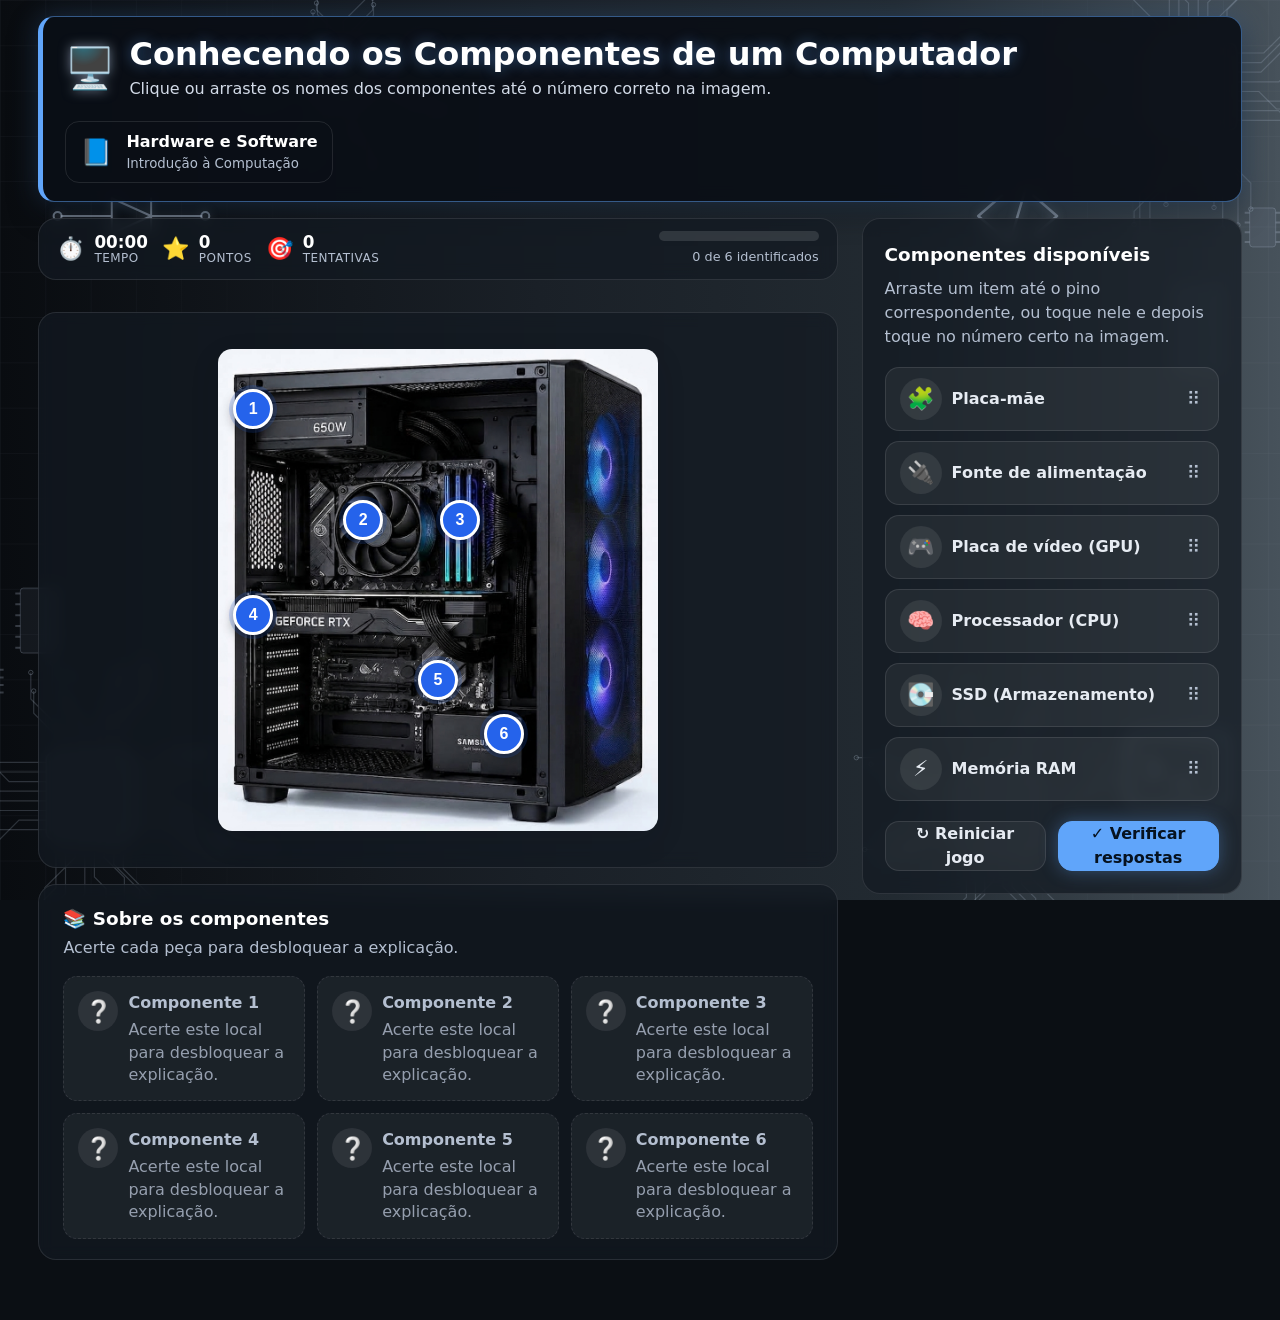
<file: 06.html>
<!DOCTYPE html>
<html lang="pt-BR">
<head>
<meta charset="UTF-8">
<meta name="viewport" content="width=device-width, initial-scale=1, viewport-fit=cover">
<title>Conhecendo os Componentes de um Computador</title>
<style>
:root {
  --card: rgba(18, 25, 34, .72); --tx: #e6ebf2; --mu: #b4bfd0;
  --bd: rgba(255,255,255,.1); --ac: #60a5fa; --soft: rgba(255,255,255,.05);
  /* usados pelos pinos (parte interna, inalterados) */
  --azul: #2563eb; --sucesso: #16a34a; --erro: #dc2626; --dourado: #d97706;
  --okbg: rgba(22,163,74,.16); --okline: rgba(74,222,128,.45); --errbg: rgba(220,38,38,.16);
  color-scheme: dark; box-sizing: border-box;
  padding-top: env(safe-area-inset-top, 0px); padding-bottom: env(safe-area-inset-bottom, 0px);
}
* { box-sizing: border-box; }
html { background: #0b0f14; scroll-padding-top: env(safe-area-inset-top, 0px); }
body { margin: 0; background: transparent; color: var(--tx); font: 16px/1.5 system-ui, -apple-system, "Segoe UI", sans-serif; min-height: 100vh; }
#bg { position: fixed; left: 0; top: 0; width: 100%; height: 100%; z-index: -1; pointer-events: none; }
#bg .gl { filter: drop-shadow(0 0 4px rgba(190,205,225,.55)); }

/* ---------- Cabeçalho (mesmo padrão do menu) ---------- */
.topo {
  max-width: 1500px; margin: 16px auto 0; width: calc(100% - 2 * clamp(16px, 3vw, 40px));
  padding: 18px 22px; display: flex; align-items: center; justify-content: space-between; gap: 20px; flex-wrap: wrap;
  background: rgba(10,15,22,.92); border: 1px solid rgba(96,165,250,.5); border-left: 5px solid var(--ac);
  border-radius: 16px; box-shadow: 0 0 26px rgba(96,165,250,.22), 0 10px 28px rgba(0,0,0,.5);
  backdrop-filter: blur(8px); -webkit-backdrop-filter: blur(8px);
}
.titulo, .disciplina { display: flex; align-items: center; gap: 14px; }
.icone-computador { font-size: 40px; filter: drop-shadow(0 0 6px rgba(148,163,184,.7)); }
h1, h2, p { margin: 0; }
h1 { font-size: clamp(1.4rem, 3.4vw, 2rem); line-height: 1.2; color: #fff; margin-bottom: 4px; text-shadow: 0 0 14px rgba(96,165,250,.45); }
.titulo p { color: #d3dbe8; }
.disciplina { min-width: max-content; border: 1px solid var(--bd); border-radius: 14px; padding: 8px 14px; }
.chip { font-size: 26px; }
.disciplina strong { color: #fff; }
.disciplina small { display: block; color: var(--mu); }

/* ---------- Layout ---------- */
.conteudo {
  max-width: 1500px; margin: 0 auto; padding: 16px clamp(16px, 3vw, 40px) 60px;
  display: grid; grid-template-columns: minmax(0, 1fr) minmax(300px, 380px); gap: 24px; align-items: start;
}
.coluna-jogo { display: grid; gap: 16px; min-width: 0; }

/* ---------- HUD ---------- */
.hud {
  display: grid; grid-template-columns: repeat(3, auto) 1fr; gap: 14px; align-items: center;
  background: var(--card); border: 1px solid var(--bd); border-radius: 18px; padding: 12px 18px;
  backdrop-filter: blur(8px); -webkit-backdrop-filter: blur(8px);
}
.hud-item { display: flex; align-items: center; gap: 10px; }
.hud-icone { font-size: 22px; }
.hud-item div { display: flex; flex-direction: column; line-height: 1.1; }
.hud-valor { font-weight: 700; font-size: 1.05rem; color: #fff; }
.hud-label { font-size: .75rem; color: var(--mu); text-transform: uppercase; letter-spacing: .04em; }
.hud-progresso { min-width: 160px; display: flex; flex-direction: column; align-items: stretch; gap: 6px; justify-self: end; }
.barra { width: 100%; height: 10px; border-radius: 99px; background: rgba(255,255,255,.12); overflow: hidden; }
#progresso { height: 100%; width: 0%; background: var(--ac); border-radius: inherit; transition: width .3s; box-shadow: 0 0 12px rgba(96,165,250,.6); }
#contador { color: var(--mu); font-size: .8rem; text-align: right; }

/* ---------- Feedback ---------- */
.feedback { min-height: 0; max-height: 0; overflow: hidden; border-radius: 14px; font-weight: 700; text-align: center; padding: 0 16px; opacity: 0; transform: translateY(-6px); transition: all .25s ease; }
.feedback.ativo { min-height: 46px; max-height: 80px; padding: 12px 16px; opacity: 1; transform: translateY(0); }
.feedback.sucesso { background: var(--okbg); color: #86efac; border: 1px solid var(--okline); }
.feedback.erro { background: var(--errbg); color: #fca5a5; border: 1px solid rgba(248,113,113,.5); }
.feedback.info { background: rgba(96,165,250,.14); color: #bfdbfe; border: 1px solid rgba(96,165,250,.4); }

/* ---------- Tabuleiro (INTERNO preservado sem alterações) ---------- */
.board-area {
  background: var(--card); border-radius: 18px; border: 1px solid var(--bd);
  display: flex; align-items: center; justify-content: center; padding: clamp(16px, 3vw, 36px);
  backdrop-filter: blur(8px); -webkit-backdrop-filter: blur(8px);
}

.board {
  position: relative;
  width: min(100%, 440px);
  border-radius: 14px;
  overflow: hidden;
  box-shadow: 0 10px 30px #0f172a1a;
  line-height: 0;
}

.board-img {
  width: 100%;
  display: block;
  user-select: none;
  -webkit-user-drag: none;
}

.pin {
  position: absolute;
  transform: translate(-50%, -50%);
  width: 40px;
  height: 40px;
  border-radius: 50%;
  border: 3px solid white;
  background: var(--azul);
  color: white;
  font-weight: 800;
  font-size: 1rem;
  display: grid;
  place-items: center;
  cursor: pointer;
  box-shadow: 0 4px 12px #0006, 0 0 0 4px #2563eb33;
  transition: transform .15s, box-shadow .15s, background .2s;
  z-index: 3;
  padding: 0;
  animation: respirar 2.4s ease-in-out infinite;
}

.pin:hover { transform: translate(-50%, -50%) scale(1.1); }

.pin.alvo-pronto {
  box-shadow: 0 4px 14px #0006, 0 0 0 7px #f59e0b55;
}

.pin.correto {
  background: var(--sucesso);
  animation: none;
  box-shadow: 0 4px 14px #0006, 0 0 0 5px #16a34a3a;
  cursor: default;
}

.pin.incorreto {
  animation: tremer .35s;
  background: var(--erro);
}

@keyframes respirar {
  0%, 100% { box-shadow: 0 4px 12px #0006, 0 0 0 4px #2563eb33; }
  50% { box-shadow: 0 4px 12px #0006, 0 0 0 9px #2563eb1a; }
}

@keyframes tremer {
  0%, 100% { transform: translate(-50%, -50%); }
  25% { transform: translate(calc(-50% - 5px), -50%); }
  75% { transform: translate(calc(-50% + 5px), -50%); }
}

/* ---------- Coleção ---------- */
.colecao { background: var(--card); border: 1px solid var(--bd); border-radius: 18px; padding: 20px clamp(16px, 3vw, 24px); backdrop-filter: blur(8px); -webkit-backdrop-filter: blur(8px); }
.colecao h2 { font-size: 1.15rem; color: #fff; margin-bottom: 4px; }
.colecao-sub { color: var(--mu); margin-bottom: 16px; }
.colecao-grade { display: grid; grid-template-columns: repeat(auto-fit, minmax(220px, 1fr)); gap: 12px; }
.carta-componente { border: 1px dashed var(--bd); border-radius: 14px; padding: 14px; background: var(--soft); display: grid; grid-template-columns: 40px 1fr; gap: 10px; align-items: start; transition: all .3s ease; min-height: 72px; }
.carta-componente .icn { font-size: 22px; width: 40px; height: 40px; border-radius: 50%; background: rgba(255,255,255,.08); display: grid; place-items: center; }
.carta-componente h3 { font-size: 1rem; margin: 0 0 4px; color: var(--mu); }
.carta-componente p { font-size: 16px; color: var(--mu); opacity: .8; line-height: 1.4; }
.carta-componente.desbloqueada { border-style: solid; border-color: var(--okline); background: var(--okbg); animation: revelar .4s ease; }
.carta-componente.desbloqueada .icn { background: rgba(74,222,128,.25); }
.carta-componente.desbloqueada h3 { color: #fff; }
.carta-componente.desbloqueada p { opacity: 1; }
@keyframes revelar { from { transform: scale(.92); opacity: 0; } to { transform: scale(1); opacity: 1; } }

/* ---------- Painel lateral ---------- */
.painel { background: var(--card); border: 1px solid var(--bd); border-radius: 18px; padding: 22px; position: sticky; top: 20px; backdrop-filter: blur(8px); -webkit-backdrop-filter: blur(8px); }
.painel h2 { font-size: 1.15rem; color: #fff; margin-bottom: 8px; }
.painel > p { color: var(--mu); margin-bottom: 18px; }
.lista-componentes { display: grid; gap: 10px; margin-bottom: 20px; }
.componente {
  width: 100%; min-height: 64px; border: 1px solid var(--bd); border-radius: 14px; background: var(--soft); color: var(--tx);
  display: grid; grid-template-columns: 42px 1fr 20px; align-items: center; text-align: left; gap: 10px; padding: 10px 14px;
  cursor: grab; font: inherit; font-weight: 600; transition: transform .15s, box-shadow .15s, opacity .15s, border-color .15s; touch-action: none;
}
.componente:hover:not(.usado), .componente:focus-visible { transform: translateY(-2px); border-color: var(--ac); box-shadow: 0 0 20px rgba(96,165,250,.25); outline: none; }
.componente:active:not(.usado) { cursor: grabbing; }
.componente.selecionado { border-color: var(--ac); background: rgba(96,165,250,.16); box-shadow: 0 0 0 3px rgba(96,165,250,.3); }
.componente.usado { opacity: .35; cursor: not-allowed; pointer-events: none; }
.componente .icone { font-size: 22px; width: 42px; height: 42px; border-radius: 50%; background: rgba(255,255,255,.08); display: grid; place-items: center; }
.componente b { color: var(--mu); font-size: 18px; font-weight: 400; text-align: center; }
.arrastando-clone { position: fixed; z-index: 999; pointer-events: none; padding: 10px 16px; border-radius: 12px; background: var(--ac); color: #06121f; font-weight: 700; box-shadow: 0 10px 24px #0008; transform: translate(-50%, -50%) scale(1.03); opacity: .95; }
.acoes { display: flex; gap: 12px; flex-wrap: wrap; }
.btn { min-height: 46px; border-radius: 14px; padding: 0 18px; font: inherit; font-weight: 700; cursor: pointer; flex: 1; }
.btn:focus-visible { outline: 3px solid var(--ac); outline-offset: 2px; }
.primario { background: var(--ac); color: #06121f; border: 1px solid var(--ac); box-shadow: 0 0 18px rgba(96,165,250,.35); }
.secundario { color: var(--tx); background: var(--soft); border: 1px solid var(--bd); }
.secundario:hover { border-color: var(--ac); }

/* ---------- Modal ---------- */
.modal { position: fixed; inset: 0; background: rgba(5,8,12,.78); display: none; place-items: center; padding: 20px; z-index: 20; }
.modal.ativo { display: grid; }
.modal-card { width: min(100%, 420px); padding: 30px; border-radius: 18px; background: rgba(10,15,22,.96); border: 1px solid rgba(96,165,250,.5); box-shadow: 0 0 26px rgba(96,165,250,.22); text-align: center; }
.resultado-icone { width: 72px; height: 72px; margin: 0 auto 12px; display: grid; place-items: center; border-radius: 50%; font-size: 2rem; background: var(--azul); }
.estrelas { font-size: 1.6rem; letter-spacing: 4px; margin-bottom: 10px; color: rgba(255,255,255,.2); }
.estrelas .cheia { color: var(--dourado); }
.modal-card h2 { margin-bottom: 6px; color: #fff; }
.modal-card p { color: var(--mu); margin-bottom: 18px; }
.modal-stats { display: grid; grid-template-columns: repeat(3, 1fr); gap: 8px; margin-bottom: 22px; }
.modal-stats div { background: var(--soft); border: 1px solid var(--bd); border-radius: 12px; padding: 10px 6px; display: flex; flex-direction: column; gap: 2px; }
.modal-stats strong { color: #fff; }
.modal-stats span { font-size: .75rem; color: var(--mu); text-transform: uppercase; letter-spacing: .03em; }

/* ---------- Confete ---------- */
.confete-camada { position: fixed; inset: 0; pointer-events: none; overflow: hidden; z-index: 15; }
.confete-pedaco { position: absolute; top: -20px; width: 9px; height: 14px; opacity: .9; animation-name: cair; animation-timing-function: ease-in; animation-fill-mode: forwards; }
@keyframes cair { to { transform: translateY(110vh) rotate(540deg); opacity: 0; } }

/* ---------- Responsivo ---------- */
@media (max-width: 1050px) { .conteudo { grid-template-columns: 1fr; } .painel { max-width: 700px; width: 100%; margin: 0 auto; position: static; } .lista-componentes { grid-template-columns: repeat(2, 1fr); } }
@media (max-width: 700px) { .topo { flex-direction: column; align-items: flex-start; } .disciplina { display: none; } .hud { grid-template-columns: repeat(2, auto); } .hud-progresso { grid-column: 1 / -1; justify-self: stretch; } .lista-componentes { grid-template-columns: 1fr; } .acoes .btn { flex: 1 1 100%; } }
@media (prefers-reduced-motion: reduce) { .carta-componente.desbloqueada { animation: none; } .componente, .feedback, #progresso { transition: none; } }
</style>
</head>
<body>
<svg id="bg" aria-hidden="true"></svg>

<header class="topo">
  <div class="titulo">
    <div class="icone-computador">🖥️</div>
    <div>
      <h1>Conhecendo os Componentes de um Computador</h1>
      <p>Clique ou arraste os nomes dos componentes até o número correto na imagem.</p>
    </div>
  </div>

  <div class="disciplina">
    <span class="chip">📘</span>
    <div>
      <strong>Hardware e Software</strong>
      <small>Introdução à Computação</small>
    </div>
  </div>
</header>

<main class="conteudo">

  <section class="coluna-jogo">

    <!-- Painel de status / gamificação -->
    <div class="hud">
      <div class="hud-item">
        <span class="hud-icone">⏱️</span>
        <div>
          <span class="hud-valor" id="tempo">00:00</span>
          <span class="hud-label">Tempo</span>
        </div>
      </div>
      <div class="hud-item">
        <span class="hud-icone">⭐</span>
        <div>
          <span class="hud-valor" id="pontos">0</span>
          <span class="hud-label">Pontos</span>
        </div>
      </div>
      <div class="hud-item">
        <span class="hud-icone">🎯</span>
        <div>
          <span class="hud-valor" id="tentativas">0</span>
          <span class="hud-label">Tentativas</span>
        </div>
      </div>
      <div class="hud-item hud-progresso">
        <div class="barra"><div id="progresso"></div></div>
        <span id="contador">0 de 6 identificados</span>
      </div>
    </div>

    <!-- Mensagem de feedback -->
    <div id="feedback" class="feedback"></div>

    <!-- Tabuleiro com a imagem e os pinos numerados -->
    <div class="board-area">
      <div class="board" id="board">
        <img src="assets/img/pc-interior.png" alt="Interior de um computador, com pontos numerados sobre os componentes" class="board-img" id="boardImg">
        <!-- pinos inseridos via JS -->
      </div>
    </div>

    <!-- Coleção de explicações desbloqueadas -->
    <div class="colecao">
      <h2>📚 Sobre os componentes</h2>
      <p class="colecao-sub">Acerte cada peça para desbloquear a explicação.</p>
      <div class="colecao-grade" id="colecaoGrade"><!-- cards via JS --></div>
    </div>

  </section>

  <aside class="painel">
    <h2>Componentes disponíveis</h2>
    <p>Arraste um item até o pino correspondente, ou toque nele e depois toque no número certo na imagem.</p>

    <div id="componentes" class="lista-componentes"><!-- itens via JS --></div>

    <div class="acoes">
      <button id="reiniciar" class="btn secundario">↻ Reiniciar jogo</button>
      <button id="verificar" class="btn primario">✓ Verificar respostas</button>
    </div>
  </aside>

</main>

<div id="modal" class="modal" aria-hidden="true">
  <div class="modal-card">
    <div id="modal-icone" class="resultado-icone">🏆</div>
    <h2 id="modal-titulo">Resultado</h2>
    <div id="modal-estrelas" class="estrelas"></div>
    <p id="modal-texto"></p>
    <div class="modal-stats">
      <div><strong id="modal-tempo">00:00</strong><span>Tempo</span></div>
      <div><strong id="modal-pontos">0</strong><span>Pontos</span></div>
      <div><strong id="modal-tentativas">0</strong><span>Tentativas</span></div>
    </div>
    <button id="fechar-modal" class="btn primario">Jogar novamente</button>
  </div>
</div>

<div id="confete" class="confete-camada" aria-hidden="true"></div>

<script>
/* =========================================================
   Dados dos componentes
   (coordenadas em % relativas à imagem do gabinete)
========================================================= */
const COMPONENTES = [
  {
    id: 1,
    key: "psu",
    nome: "Fonte de alimentação",
    icone: "🔌",
    top: 12.6,
    left: 8,
    explicacao: "A fonte de alimentação converte a energia elétrica da tomada em energia adequada para alimentar todos os componentes internos do computador. Neste caso, é uma fonte de 650W."
  },
  {
    id: 2,
    key: "cpu",
    nome: "Processador (CPU)",
    icone: "🧠",
    top: 35.6,
    left: 33,
    explicacao: "O processador é o cérebro do computador. Ele executa as instruções dos programas e coordena todas as operações do sistema. O cooler visto na imagem serve para resfriá-lo."
  },
  {
    id: 3,
    key: "ram",
    nome: "Memória RAM",
    icone: "⚡",
    top: 35.6,
    left: 55,
    explicacao: "A memória RAM guarda temporariamente os dados que o computador está usando no momento, permitindo acesso rápido enquanto os programas estão em execução."
  },
  {
    id: 4,
    key: "gpu",
    nome: "Placa de vídeo (GPU)",
    icone: "🎮",
    top: 55.3,
    left: 8,
    explicacao: "A placa de vídeo processa gráficos e imagens. É essencial para jogos, edição de vídeo e outras tarefas visuais mais pesadas."
  },
  {
    id: 5,
    key: "mobo",
    nome: "Placa-mãe",
    icone: "🧩",
    top: 68.7,
    left: 50,
    explicacao: "A placa-mãe conecta todos os componentes entre si, permitindo que processador, memória, armazenamento e demais peças se comuniquem."
  },
  {
    id: 6,
    key: "ssd",
    nome: "SSD (Armazenamento)",
    icone: "💽",
    top: 79.9,
    left: 65,
    explicacao: "O SSD é uma unidade de armazenamento que guarda permanentemente o sistema operacional, os programas e os arquivos, com velocidade muito maior que discos rígidos tradicionais (HD)."
  }
];

/* =========================================================
   Estado do jogo
========================================================= */
const estado = {
  acertos: 0,
  tentativas: 0,
  pontos: 0,
  tempoInicio: null,
  cronometroId: null,
  finalizado: false,
  selecionado: null // key do componente selecionado (modo toque)
};

/* =========================================================
   Referências DOM
========================================================= */
const board = document.getElementById("board");
const boardImg = document.getElementById("boardImg");
const listaComponentes = document.getElementById("componentes");
const colecaoGrade = document.getElementById("colecaoGrade");
const contador = document.getElementById("contador");
const progresso = document.getElementById("progresso");
const feedback = document.getElementById("feedback");
const elTempo = document.getElementById("tempo");
const elPontos = document.getElementById("pontos");
const elTentativas = document.getElementById("tentativas");

const modal = document.getElementById("modal");
const modalIcone = document.getElementById("modal-icone");
const modalTitulo = document.getElementById("modal-titulo");
const modalTexto = document.getElementById("modal-texto");
const modalEstrelas = document.getElementById("modal-estrelas");
const modalTempo = document.getElementById("modal-tempo");
const modalPontos = document.getElementById("modal-pontos");
const modalTentativas = document.getElementById("modal-tentativas");
const confeteCamada = document.getElementById("confete");

/* =========================================================
   Construção da interface
========================================================= */
function montarPinos() {
  board.querySelectorAll(".pin").forEach(p => p.remove());
  COMPONENTES.forEach(c => {
    const pin = document.createElement("button");
    pin.className = "pin";
    pin.type = "button";
    pin.dataset.key = c.key;
    pin.style.top = c.top + "%";
    pin.style.left = c.left + "%";
    pin.textContent = c.id;
    pin.setAttribute("aria-label", `Local ${c.id}. Ainda não identificado.`);
    pin.addEventListener("click", () => aoClicarPino(c.key));
    board.appendChild(pin);
  });
}

function embaralhar(lista) {
  const copia = [...lista];
  for (let i = copia.length - 1; i > 0; i--) {
    const j = Math.floor(Math.random() * (i + 1));
    [copia[i], copia[j]] = [copia[j], copia[i]];
  }
  return copia;
}

function montarListaComponentes() {
  listaComponentes.innerHTML = "";
  embaralhar(COMPONENTES).forEach(c => {
    const item = document.createElement("button");
    item.type = "button";
    item.className = "componente";
    item.dataset.key = c.key;
    item.setAttribute("draggable", "false");
    item.innerHTML = `
      <span class="icone">${c.icone}</span>
      <span>${c.nome}</span>
      <b>⠿</b>
    `;
    item.addEventListener("click", () => aoClicarComponente(c.key));
    item.addEventListener("pointerdown", e => iniciarPossivelArraste(e, item, c.key));
    listaComponentes.appendChild(item);
  });
}

function montarColecao() {
  colecaoGrade.innerHTML = "";
  COMPONENTES.forEach(c => {
    const carta = document.createElement("div");
    carta.className = "carta-componente";
    carta.dataset.key = c.key;
    carta.innerHTML = `
      <div class="icn">❔</div>
      <div>
        <h3>Componente ${c.id}</h3>
        <p>Acerte este local para desbloquear a explicação.</p>
      </div>
    `;
    colecaoGrade.appendChild(carta);
  });
}

/* =========================================================
   Cronômetro
========================================================= */
function formatarTempo(segundosTotais) {
  const m = Math.floor(segundosTotais / 60).toString().padStart(2, "0");
  const s = Math.floor(segundosTotais % 60).toString().padStart(2, "0");
  return `${m}:${s}`;
}

function iniciarCronometroSeNecessario() {
  if (estado.tempoInicio || estado.finalizado) return;
  estado.tempoInicio = Date.now();
  estado.cronometroId = setInterval(() => {
    const decorridos = (Date.now() - estado.tempoInicio) / 1000;
    elTempo.textContent = formatarTempo(decorridos);
  }, 250);
}

function pararCronometro() {
  clearInterval(estado.cronometroId);
  estado.cronometroId = null;
}

function tempoDecorridoSegundos() {
  if (!estado.tempoInicio) return 0;
  return (Date.now() - estado.tempoInicio) / 1000;
}

/* =========================================================
   Feedback textual
========================================================= */
let feedbackTimeoutId = null;
function mostrarFeedback(mensagem, tipo) {
  clearTimeout(feedbackTimeoutId);
  feedback.textContent = mensagem;
  feedback.className = `feedback ativo ${tipo}`;
  feedbackTimeoutId = setTimeout(() => {
    feedback.className = "feedback";
  }, 2600);
}

/* =========================================================
   Seleção (modo toque: seleciona item, depois toca no pino)
========================================================= */
function limparSelecao() {
  estado.selecionado = null;
  document.querySelectorAll(".componente.selecionado")
    .forEach(el => el.classList.remove("selecionado"));
  document.querySelectorAll(".pin.alvo-pronto")
    .forEach(el => el.classList.remove("alvo-pronto"));
}

function aoClicarComponente(key) {
  const item = listaComponentes.querySelector(`.componente[data-key="${key}"]`);
  if (!item || item.classList.contains("usado")) return;

  if (estado.selecionado === key) {
    limparSelecao();
    return;
  }

  limparSelecao();
  estado.selecionado = key;
  item.classList.add("selecionado");
  board.querySelectorAll(".pin:not(.correto)").forEach(p => p.classList.add("alvo-pronto"));
  mostrarFeedback("Agora toque no número correspondente na imagem.", "info");
}

function aoClicarPino(key) {
  if (!estado.selecionado) {
    const pin = board.querySelector(`.pin[data-key="${key}"]`);
    if (pin && !pin.classList.contains("correto")) {
      mostrarFeedback("Selecione um componente na lista à direita primeiro.", "info");
    }
    return;
  }
  tentarColocar(estado.selecionado, key);
  limparSelecao();
}

/* =========================================================
   Arrastar (mouse, caneta e toque via Pointer Events)
========================================================= */
function iniciarPossivelArraste(e, item, key) {
  if (item.classList.contains("usado")) return;
  if (e.button !== undefined && e.button !== 0) return;

  const origemX = e.clientX;
  const origemY = e.clientY;
  let arrastando = false;
  let clone = null;

  function aoMover(ev) {
    const dx = ev.clientX - origemX;
    const dy = ev.clientY - origemY;

    if (!arrastando && Math.hypot(dx, dy) > 8) {
      arrastando = true;
      limparSelecao();
      clone = document.createElement("div");
      clone.className = "arrastando-clone";
      clone.textContent = item.textContent.trim();
      document.body.appendChild(clone);
      item.style.opacity = ".4";
      board.querySelectorAll(".pin:not(.correto)").forEach(p => p.classList.add("alvo-pronto"));
    }

    if (arrastando && clone) {
      clone.style.left = ev.clientX + "px";
      clone.style.top = ev.clientY + "px";
    }
  }

  function aoSoltar(ev) {
    document.removeEventListener("pointermove", aoMover);
    document.removeEventListener("pointerup", aoSoltar);
    document.removeEventListener("pointercancel", aoSoltar);

    item.style.opacity = "";
    board.querySelectorAll(".pin.alvo-pronto").forEach(p => p.classList.remove("alvo-pronto"));

    if (clone) clone.remove();

    if (arrastando) {
      const alvo = document.elementFromPoint(ev.clientX, ev.clientY);
      const pino = alvo ? alvo.closest(".pin") : null;
      if (pino) {
        tentarColocar(key, pino.dataset.key);
      }
    }
  }

  document.addEventListener("pointermove", aoMover);
  document.addEventListener("pointerup", aoSoltar);
  document.addEventListener("pointercancel", aoSoltar);
}

/* =========================================================
   Lógica principal: tentar colocar um componente num pino
========================================================= */
function tentarColocar(keyComponente, keyPino) {
  if (estado.finalizado) return;

  const pin = board.querySelector(`.pin[data-key="${keyPino}"]`);
  if (!pin || pin.classList.contains("correto")) return;

  iniciarCronometroSeNecessario();

  const componente = COMPONENTES.find(c => c.key === keyComponente);
  const item = listaComponentes.querySelector(`.componente[data-key="${keyComponente}"]`);
  if (!componente || !item || item.classList.contains("usado")) return;

  estado.tentativas++;
  elTentativas.textContent = estado.tentativas;

  if (keyComponente === keyPino) {
    // Acerto
    estado.acertos++;
    estado.pontos += 100;
    atualizarPontos();

    pin.classList.remove("incorreto");
    pin.classList.add("correto");
    pin.innerHTML = componente.icone;
    pin.setAttribute("aria-label", `Local ${componente.id}: ${componente.nome}, identificado corretamente.`);

    item.classList.add("usado");

    desbloquearCarta(componente);
    mostrarFeedback(`✅ Correto! Isto é: ${componente.nome}.`, "sucesso");

    atualizarProgresso();
    tocarSom("acerto");

    if (estado.acertos === COMPONENTES.length) {
      finalizarJogo();
    }
  } else {
    // Erro
    estado.pontos = Math.max(0, estado.pontos - 15);
    atualizarPontos();

    pin.classList.remove("correto");
    pin.classList.add("incorreto");
    setTimeout(() => pin.classList.remove("incorreto"), 400);

    mostrarFeedback(`❌ "${componente.nome}" não é esse local. Tente novamente!`, "erro");
    tocarSom("erro");
  }
}

function atualizarPontos() {
  elPontos.textContent = estado.pontos;
}

function desbloquearCarta(componente) {
  const carta = colecaoGrade.querySelector(`.carta-componente[data-key="${componente.key}"]`);
  if (!carta) return;
  carta.classList.add("desbloqueada");
  carta.innerHTML = `
    <div class="icn">${componente.icone}</div>
    <div>
      <h3>${componente.nome}</h3>
      <p>${componente.explicacao}</p>
    </div>
  `;
}

function atualizarProgresso() {
  contador.textContent = `${estado.acertos} de ${COMPONENTES.length} identificados`;
  progresso.style.width = `${(estado.acertos / COMPONENTES.length) * 100}%`;
}

/* =========================================================
   Som simples via Web Audio (sem arquivos externos)
========================================================= */
let audioCtx = null;
function tocarSom(tipo) {
  try {
    audioCtx = audioCtx || new (window.AudioContext || window.webkitAudioContext)();
    const osc = audioCtx.createOscillator();
    const gain = audioCtx.createGain();
    osc.connect(gain);
    gain.connect(audioCtx.destination);

    if (tipo === "acerto") {
      osc.type = "sine";
      osc.frequency.setValueAtTime(660, audioCtx.currentTime);
      osc.frequency.exponentialRampToValueAtTime(990, audioCtx.currentTime + 0.12);
    } else {
      osc.type = "sawtooth";
      osc.frequency.setValueAtTime(180, audioCtx.currentTime);
    }

    gain.gain.setValueAtTime(0.08, audioCtx.currentTime);
    gain.gain.exponentialRampToValueAtTime(0.001, audioCtx.currentTime + 0.28);

    osc.start();
    osc.stop(audioCtx.currentTime + 0.3);
  } catch (err) {
    /* áudio indisponível — ignora silenciosamente */
  }
}

/* =========================================================
   Verificar respostas (botão manual)
========================================================= */
document.getElementById("verificar").addEventListener("click", () => {
  if (estado.finalizado) return;

  const faltam = COMPONENTES.length - estado.acertos;
  if (faltam === 0) {
    finalizarJogo();
    return;
  }

  board.querySelectorAll(".pin:not(.correto)").forEach(pin => {
    pin.classList.add("incorreto");
    setTimeout(() => pin.classList.remove("incorreto"), 450);
  });

  mostrarFeedback(`Ainda faltam ${faltam} componente(s) para identificar. Continue tentando!`, "info");
});

/* =========================================================
   Reiniciar
========================================================= */
document.getElementById("reiniciar").addEventListener("click", reiniciarJogo);

function reiniciarJogo() {
  pararCronometro();
  estado.acertos = 0;
  estado.tentativas = 0;
  estado.pontos = 0;
  estado.tempoInicio = null;
  estado.finalizado = false;
  estado.selecionado = null;

  elTempo.textContent = "00:00";
  elPontos.textContent = "0";
  elTentativas.textContent = "0";
  feedback.className = "feedback";

  montarPinos();
  montarListaComponentes();
  montarColecao();
  atualizarProgresso();

  modal.classList.remove("ativo");
  modal.setAttribute("aria-hidden", "true");
}

/* =========================================================
   Finalização / modal de resultado
========================================================= */
function calcularEstrelas() {
  if (estado.tentativas <= COMPONENTES.length) return 3;
  if (estado.tentativas <= COMPONENTES.length + 3) return 2;
  return 1;
}

function finalizarJogo() {
  estado.finalizado = true;
  pararCronometro();

  const tempoFinal = tempoDecorridoSegundos();
  let bonus = 0;
  if (tempoFinal <= 45) bonus = 60;
  else if (tempoFinal <= 90) bonus = 30;
  if (bonus > 0) {
    estado.pontos += bonus;
    atualizarPontos();
  }

  const estrelas = calcularEstrelas();

  modalIcone.textContent = "🏆";
  modalTitulo.textContent = "Parabéns, você completou o desafio!";
  modalEstrelas.innerHTML = "★★★".split("").map((s, i) =>
    `<span class="${i < estrelas ? "cheia" : ""}">★</span>`
  ).join("");

  let texto = `Você identificou corretamente todos os ${COMPONENTES.length} componentes do computador.`;
  if (bonus > 0) texto += ` Bônus de velocidade: +${bonus} pontos!`;
  modalTexto.textContent = texto;

  modalTempo.textContent = formatarTempo(tempoFinal);
  modalPontos.textContent = estado.pontos;
  modalTentativas.textContent = estado.tentativas;

  modal.classList.add("ativo");
  modal.setAttribute("aria-hidden", "false");

  lancarConfete();
}

document.getElementById("fechar-modal").addEventListener("click", () => {
  modal.classList.remove("ativo");
  modal.setAttribute("aria-hidden", "true");
  reiniciarJogo();
});

modal.addEventListener("click", e => {
  if (e.target === modal) {
    modal.classList.remove("ativo");
    modal.setAttribute("aria-hidden", "true");
  }
});

/* =========================================================
   Confete de celebração
========================================================= */
function lancarConfete() {
  const cores = ["#2563eb", "#16a34a", "#d97706", "#dc2626", "#7c3aed"];
  for (let i = 0; i < 70; i++) {
    const pedaco = document.createElement("div");
    pedaco.className = "confete-pedaco";
    pedaco.style.left = Math.random() * 100 + "vw";
    pedaco.style.background = cores[Math.floor(Math.random() * cores.length)];
    pedaco.style.animationDuration = 2.2 + Math.random() * 1.6 + "s";
    pedaco.style.animationDelay = Math.random() * 0.4 + "s";
    confeteCamada.appendChild(pedaco);
    setTimeout(() => pedaco.remove(), 4500);
  }
}

/* =========================================================
   Inicialização
========================================================= */
montarPinos();
montarListaComponentes();
montarColecao();
atualizarProgresso();

</script>
<script>
// Fundo decorativo (circuitos)
(function(){
function R(s){return function(){return(s=(s*16807)%2147483647)/2147483647}}
function draw(){
const W=innerWidth,H=innerHeight,m=W<700,s=Math.max(.7,Math.min(1.15,W/1300)),b=88*s,n=m?6:8,L=a=>`rgba(190,205,225,${a})`,f=v=>v.toFixed(1);
function chip(cx,cy,b,seed,n){
const r=R(seed),h=b/2,g=b/(n+1);let p="";
[[0,-1],[0,1],[-1,0],[1,0]].forEach(([dx,dy])=>{
for(let i=1;i<=n;i++){
const k=i-(n+1)/2,tx=-dy,ty=dx,sg=k<0?-1:1;
let x=cx+dx*h+tx*k*g,y=cy+dy*h+ty*k*g;
const pts=[[x,y]];
x+=dx*b*.08;y+=dy*b*.08;pts.push([x,y]);
const l1=b*(.12+r()*.45),d=b*(.1+r()*.35),l2=b*(.1+r()*.5);
x+=dx*l1;y+=dy*l1;pts.push([x,y]);
x+=(dx+tx*sg)*d;y+=(dy+ty*sg)*d;pts.push([x,y]);
x+=dx*l2;y+=dy*l2;pts.push([x,y]);
p+=`<polyline points="${pts.map(q=>f(q[0])+","+f(q[1])).join(" ")}" fill="none" stroke="${L(.2)}" stroke-width="1.2"/><circle cx="${f(x)}" cy="${f(y)}" r="2.2" fill="none" stroke="${L(.26)}"/>`
}});
return `<rect x="${cx-h}" y="${cy-h}" width="${b}" height="${b}" rx="${b*.08}" fill="${L(.06)}" stroke="${L(.24)}" stroke-width="1.5"/><rect x="${cx-h*.45}" y="${cy-h*.45}" width="${h*.9}" height="${h*.9}" rx="3" fill="none" stroke="${L(.12)}"/>`+p
}
function dip(x,y,w,h,n){
let p=`<rect x="${x}" y="${y}" width="${w}" height="${h}" rx="3" fill="${L(.06)}" stroke="${L(.22)}"/>`;
for(let i=0;i<n;i++){const yy=y+h*(i+.5)/n;p+=`<path d="M${x-5} ${yy}H${x}M${x+w} ${yy}H${x+w+5}" stroke="${L(.24)}" stroke-width="2"/>`}
return p
}
const G=(a,w)=>`<g class="gl" fill="none" stroke="${L(a)}" stroke-width="${w}" stroke-linecap="round" stroke-linejoin="round">`;
function diode(x,y){const k=s;return G(.55,2)+`<circle cx="${x}" cy="${y}" r="4"/><circle cx="${x+150*k}" cy="${y}" r="4"/><path d="M${x+4} ${y}H${x+55*k}M${x+95*k} ${y}H${x+146*k}M${x+95*k} ${y-18*k}V${y+18*k}M${x+55*k} ${y-18*k}L${x+95*k} ${y}L${x+55*k} ${y+18*k}Z"/></g>`}
function code(x,y){const k=s*.8;return G(.55,2.5)+`<path d="M${x-20*k} ${y-26*k}L${x-50*k} ${y}L${x-20*k} ${y+26*k}M${x+20*k} ${y-26*k}L${x+50*k} ${y}L${x+20*k} ${y+26*k}M${x+10*k} ${y-34*k}L${x-10*k} ${y+34*k}"/></g>`}
function term(x,y){const k=s;return G(.55,2.5)+`<rect x="${x-50*k}" y="${y-36*k}" width="${100*k}" height="${72*k}" rx="${8*k}"/><path d="M${x-32*k} ${y-12*k}L${x-18*k} ${y}L${x-32*k} ${y+12*k}M${x-6*k} ${y+14*k}H${x+16*k}"/></g>`}
function icon(x,y){
const h=22*s;
let p=`<rect x="${x-h}" y="${y-h}" width="${2*h}" height="${2*h}" rx="${5*s}"/><rect x="${x-h*.45}" y="${y-h*.45}" width="${h*.9}" height="${h*.9}" rx="2"/>`;
for(let i=-1;i<=1;i++){const o=i*h*.5;p+=`<path d="M${x+o} ${y-h}v${-8*s}M${x+o} ${y+h}v${8*s}M${x-h} ${y+o}h${-8*s}M${x+h} ${y+o}h${8*s}"/>`}
return G(.5,2.5)+p+`</g>`
}
let o=`<defs><linearGradient id="bgg" x1="0" x2="1" y1="0" y2="0"><stop offset="0" stop-color="#090c10"/><stop offset=".42" stop-color="#1a2027"/><stop offset=".7" stop-color="#222a31"/><stop offset="1" stop-color="#47525b"/></linearGradient><linearGradient id="gmg" x1="0" x2="1" y1="0" y2="0"><stop offset="0" stop-color="#fff"/><stop offset=".3" stop-color="#000"/><stop offset=".7" stop-color="#000"/><stop offset="1" stop-color="#fff"/></linearGradient><mask id="gm"><rect width="${W}" height="${H}" fill="url(#gmg)"/></mask><pattern id="gp" width="${46*s}" height="${46*s}" patternUnits="userSpaceOnUse"><path d="M${46*s} 0H0V${46*s}" fill="none" stroke="${L(.08)}"/></pattern></defs><rect width="${W}" height="${H}" fill="url(#bgg)"/><rect width="${W}" height="${H}" fill="url(#gp)" mask="url(#gm)"/>`;
const c1x=Math.max(b*.8,W*.07),c1y=H-b*1.2;
o+=chip(c1x,c1y,b,11,n)+dip(c1x-b*.8,c1y-b*2.4,b*.4,b*.75,6)+dip(c1x-b*1.3,c1y-b*1.5,b*.25,b*.35,4)+icon(c1x+b*2.7,c1y-b*.8);
o+=diode(m?8:W*.045,m?H*.14:H*.24);
if(!m)o+=chip(W*.265,b*.85,b*.65,23,6);
o+=chip(W-b,b,b,37,n)+dip(W-b*1.2,b*3.3,b*.5,b,7)+dip(W-b*.35,b*2.4,b*.3,b*.45,4);
o+=code(m?W*.45:W*.795,m?H*.2:H*.24);
o+=chip(m?W*.72:W*.78,H-b,b*.95,51,n)+term(m?W*.86:W*.92,H-b*1.5);
document.getElementById("bg").innerHTML=o
}
let lw=0,lh=0;
function go(){const w=innerWidth,h=innerHeight;if(w==lw&&Math.abs(h-lh)<120)return;lw=w;lh=h;draw()}
addEventListener("resize",go);go()
})();
</script>
</body>
</html>
</file>
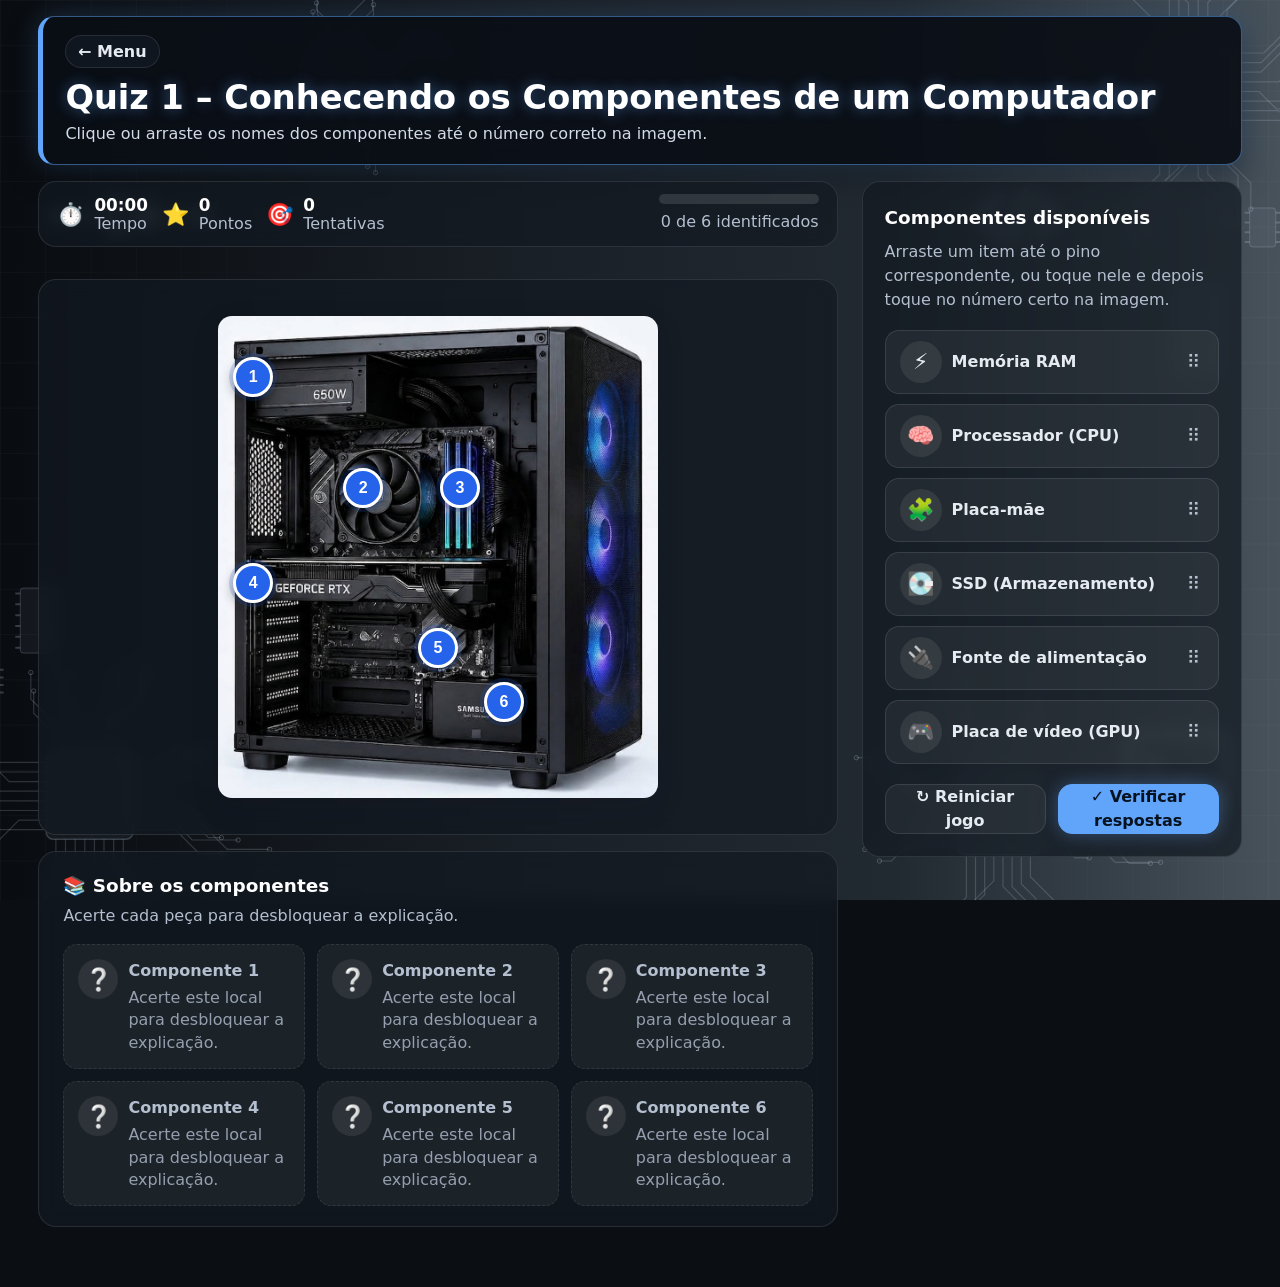
<file: quiz_01.html>
<!DOCTYPE html>
<html lang="pt-BR">
<head>
<meta charset="UTF-8">
<meta name="viewport" content="width=device-width, initial-scale=1, viewport-fit=cover">
<title>Quiz 1 – Conhecendo os Componentes de um Computador</title>
<style>
:root {
  --card: rgba(18, 25, 34, .72); --tx: #e6ebf2; --mu: #b4bfd0;
  --bd: rgba(255,255,255,.1); --ac: #60a5fa; --soft: rgba(255,255,255,.05);
  /* usados pelos pinos (parte interna, inalterados) */
  --azul: #2563eb; --sucesso: #16a34a; --erro: #dc2626; --dourado: #d97706;
  --okbg: rgba(22,163,74,.16); --okline: rgba(74,222,128,.45); --errbg: rgba(220,38,38,.16);
  color-scheme: dark; box-sizing: border-box;
  padding-top: env(safe-area-inset-top, 0px); padding-bottom: env(safe-area-inset-bottom, 0px);
}
* { box-sizing: border-box; }
html { background: #0b0f14; scroll-padding-top: env(safe-area-inset-top, 0px); }
body { margin: 0; background: transparent; color: var(--tx); font: 16px/1.5 system-ui, -apple-system, "Segoe UI", sans-serif; min-height: 100vh; }
#bg { position: fixed; left: 0; top: 0; width: 100%; height: 100%; z-index: -1; pointer-events: none; }
#bg .gl { filter: drop-shadow(0 0 4px rgba(190,205,225,.55)); }

/* ---------- Cabeçalho (mesmo padrão do menu) ---------- */
.topo {
  max-width: 1500px; margin: 16px auto 0; width: calc(100% - 2 * clamp(16px, 3vw, 40px));
  padding: 18px 22px; display: flex; align-items: center; justify-content: space-between; gap: 20px; flex-wrap: wrap;
  background: rgba(10,15,22,.92); border: 1px solid rgba(96,165,250,.5); border-left: 5px solid var(--ac);
  border-radius: 16px; box-shadow: 0 0 26px rgba(96,165,250,.22), 0 10px 28px rgba(0,0,0,.5);
  backdrop-filter: blur(8px); -webkit-backdrop-filter: blur(8px);
}
.titulo, .disciplina { display: flex; align-items: center; gap: 14px; }
.icone-computador { font-size:40px; filter: drop-shadow(0 0 6px rgba(148,163,184,.7)); }
h1, h2, p { margin: 0; }
h1 { font-size: clamp(1.4rem, 3.4vw, 2rem); line-height: 1.2; color: #fff; margin-bottom: 4px; text-shadow: 0 0 14px rgba(96,165,250,.45); }
.titulo p { color: #d3dbe8; }
.disciplina { min-width: max-content; border: 1px solid var(--bd); border-radius: 14px; padding: 8px 14px; }
.chip { font-size:26px; }
.disciplina strong { color: #fff; }
.disciplina small { display: block; color: var(--mu); }

/* ---------- Layout ---------- */
.conteudo {
  max-width: 1500px; margin: 0 auto; padding: 16px clamp(16px, 3vw, 40px) 60px;
  display: grid; grid-template-columns: minmax(0, 1fr) minmax(300px, 380px); gap: 24px; align-items: start;
}
.coluna-jogo { display: grid; gap: 16px; min-width: 0; }

/* ---------- HUD ---------- */
.hud {
  display: grid; grid-template-columns: repeat(3, auto) 1fr; gap: 14px; align-items: center;
  background: var(--card); border: 1px solid var(--bd); border-radius: 18px; padding: 12px 18px;
  backdrop-filter: blur(8px); -webkit-backdrop-filter: blur(8px);
}
.hud-item { display: flex; align-items: center; gap: 10px; }
.hud-icone { font-size:22px; }
.hud-item div { display: flex; flex-direction: column; line-height: 1.1; }
.hud-valor { font-weight: 700; font-size:1.05rem; color: #fff; }
.hud-label { font-size:1rem; color: var(--mu); text-transform: uppercase; letter-spacing: .04em; }
.hud-progresso { min-width: 160px; display: flex; flex-direction: column; align-items: stretch; gap: 6px; justify-self: end; }
.barra { width: 100%; height: 10px; border-radius: 99px; background: rgba(255,255,255,.12); overflow: hidden; }
#progresso { height: 100%; width: 0%; background: var(--ac); border-radius: inherit; transition: width .3s; box-shadow: 0 0 12px rgba(96,165,250,.6); }
#contador { color: var(--mu); font-size:1rem; text-align: right; }

/* ---------- Feedback ---------- */
.feedback { min-height: 0; max-height: 0; overflow: hidden; border-radius: 14px; font-weight: 700; text-align: center; padding: 0 16px; opacity: 0; transform: translateY(-6px); transition: all .25s ease; }
.feedback.ativo { min-height: 46px; max-height: 80px; padding: 12px 16px; opacity: 1; transform: translateY(0); }
.feedback.sucesso { background: var(--okbg); color: #86efac; border: 1px solid var(--okline); }
.feedback.erro { background: var(--errbg); color: #fca5a5; border: 1px solid rgba(248,113,113,.5); }
.feedback.info { background: rgba(96,165,250,.14); color: #bfdbfe; border: 1px solid rgba(96,165,250,.4); }

/* ---------- Tabuleiro (INTERNO preservado sem alterações) ---------- */
.board-area {
  background: var(--card); border-radius: 18px; border: 1px solid var(--bd);
  display: flex; align-items: center; justify-content: center; padding: clamp(16px, 3vw, 36px);
  backdrop-filter: blur(8px); -webkit-backdrop-filter: blur(8px);
}

.board {
  position: relative;
  width: min(100%, 440px);
  border-radius: 14px;
  overflow: hidden;
  box-shadow: 0 10px 30px #0f172a1a;
  line-height: 0;
}

.board-img {
  width: 100%;
  display: block;
  user-select: none;
  -webkit-user-drag: none;
}

.pin {
  position: absolute;
  transform: translate(-50%, -50%);
  width: 40px;
  height: 40px;
  border-radius: 50%;
  border: 3px solid white;
  background: var(--azul);
  color: white;
  font-weight: 800;
  font-size: 1rem;
  display: grid;
  place-items: center;
  cursor: pointer;
  box-shadow: 0 4px 12px #0006, 0 0 0 4px #2563eb33;
  transition: transform .15s, box-shadow .15s, background .2s;
  z-index: 3;
  padding: 0;
  animation: respirar 2.4s ease-in-out infinite;
}

.pin:hover { transform: translate(-50%, -50%) scale(1.1); }

.pin.alvo-pronto {
  box-shadow: 0 4px 14px #0006, 0 0 0 7px #f59e0b55;
}

.pin.correto {
  background: var(--sucesso);
  animation: none;
  box-shadow: 0 4px 14px #0006, 0 0 0 5px #16a34a3a;
  cursor: default;
}

.pin.incorreto {
  animation: tremer .35s;
  background: var(--erro);
}

@keyframes respirar {
  0%, 100% { box-shadow: 0 4px 12px #0006, 0 0 0 4px #2563eb33; }
  50% { box-shadow: 0 4px 12px #0006, 0 0 0 9px #2563eb1a; }
}

@keyframes tremer {
  0%, 100% { transform: translate(-50%, -50%); }
  25% { transform: translate(calc(-50% - 5px), -50%); }
  75% { transform: translate(calc(-50% + 5px), -50%); }
}

/* ---------- Coleção ---------- */
.colecao { background: var(--card); border: 1px solid var(--bd); border-radius: 18px; padding: 20px clamp(16px, 3vw, 24px); backdrop-filter: blur(8px); -webkit-backdrop-filter: blur(8px); }
.colecao h2 { font-size:1.15rem; color: #fff; margin-bottom: 4px; }
.colecao-sub { color: var(--mu); margin-bottom: 16px; }
.colecao-grade { display: grid; grid-template-columns: repeat(auto-fit, minmax(220px, 1fr)); gap: 12px; }
.carta-componente { border: 1px dashed var(--bd); border-radius: 14px; padding: 14px; background: var(--soft); display: grid; grid-template-columns: 40px 1fr; gap: 10px; align-items: start; transition: all .3s ease; min-height: 72px; }
.carta-componente .icn { font-size:22px; width: 40px; height: 40px; border-radius: 50%; background: rgba(255,255,255,.08); display: grid; place-items: center; }
.carta-componente h3 { font-size: 1rem; margin: 0 0 4px; color: var(--mu); }
.carta-componente p { font-size:16px; color: var(--mu); opacity: .8; line-height: 1.4; }
.carta-componente.desbloqueada { border-style: solid; border-color: var(--okline); background: var(--okbg); animation: revelar .4s ease; }
.carta-componente.desbloqueada .icn { background: rgba(74,222,128,.25); }
.carta-componente.desbloqueada h3 { color: #fff; }
.carta-componente.desbloqueada p { opacity: 1; }
@keyframes revelar { from { transform: scale(.92); opacity: 0; } to { transform: scale(1); opacity: 1; } }

/* ---------- Painel lateral ---------- */
.painel { background: var(--card); border: 1px solid var(--bd); border-radius: 18px; padding: 22px; position: sticky; top: 20px; backdrop-filter: blur(8px); -webkit-backdrop-filter: blur(8px); }
.painel h2 { font-size:1.15rem; color: #fff; margin-bottom: 8px; }
.painel > p { color: var(--mu); margin-bottom: 18px; }
.lista-componentes { display: grid; gap: 10px; margin-bottom: 20px; }
.componente {
  width: 100%; min-height: 64px; border: 1px solid var(--bd); border-radius: 14px; background: var(--soft); color: var(--tx);
  display: grid; grid-template-columns: 42px 1fr 20px; align-items: center; text-align: left; gap: 10px; padding: 10px 14px;
  cursor: grab; font: inherit; font-weight: 600; transition: transform .15s, box-shadow .15s, opacity .15s, border-color .15s; touch-action: none;
}
.componente:hover:not(.usado), .componente:focus-visible { transform: translateY(-2px); border-color: var(--ac); box-shadow: 0 0 20px rgba(96,165,250,.25); outline: none; }
.componente:active:not(.usado) { cursor: grabbing; }
.componente.selecionado { border-color: var(--ac); background: rgba(96,165,250,.16); box-shadow: 0 0 0 3px rgba(96,165,250,.3); }
.componente.usado { opacity: .35; cursor: not-allowed; pointer-events: none; }
.componente .icone { font-size:22px; width: 42px; height: 42px; border-radius: 50%; background: rgba(255,255,255,.08); display: grid; place-items: center; }
.componente b { color: var(--mu); font-size:18px; font-weight: 400; text-align: center; }
.arrastando-clone { position: fixed; z-index: 999; pointer-events: none; padding: 10px 16px; border-radius: 12px; background: var(--ac); color: #06121f; font-weight: 700; box-shadow: 0 10px 24px #0008; transform: translate(-50%, -50%) scale(1.03); opacity: .95; }
.acoes { display: flex; gap: 12px; flex-wrap: wrap; }
.btn { min-height: 46px; border-radius: 14px; padding: 0 18px; font: inherit; font-weight: 700; cursor: pointer; flex: 1; }
.btn:focus-visible { outline: 3px solid var(--ac); outline-offset: 2px; }
.primario { background: var(--ac); color: #06121f; border: 1px solid var(--ac); box-shadow: 0 0 18px rgba(96,165,250,.35); }
.secundario { color: var(--tx); background: var(--soft); border: 1px solid var(--bd); }
.secundario:hover { border-color: var(--ac); }

/* ---------- Modal ---------- */
.modal { position: fixed; inset: 0; background: rgba(5,8,12,.78); display: none; place-items: center; padding: 20px; z-index: 20; }
.modal.ativo { display: grid; }
.modal-card { width: min(100%, 420px); padding: 30px; border-radius: 18px; background: rgba(10,15,22,.96); border: 1px solid rgba(96,165,250,.5); box-shadow: 0 0 26px rgba(96,165,250,.22); text-align: center; }
.resultado-icone { width: 72px; height: 72px; margin: 0 auto 12px; display: grid; place-items: center; border-radius: 50%; font-size: 2rem; background: var(--azul); }
.estrelas { font-size:1.6rem; letter-spacing: 4px; margin-bottom: 10px; color: rgba(255,255,255,.2); }
.estrelas .cheia { color: var(--dourado); }
.modal-card h2 { margin-bottom: 6px; color: #fff; }
.modal-card p { color: var(--mu); margin-bottom: 18px; }
.modal-stats { display: grid; grid-template-columns: repeat(3, 1fr); gap: 8px; margin-bottom: 22px; }
.modal-stats div { background: var(--soft); border: 1px solid var(--bd); border-radius: 12px; padding: 10px 6px; display: flex; flex-direction: column; gap: 2px; }
.modal-stats strong { color: #fff; }
.modal-stats span { font-size:1rem; color: var(--mu); text-transform: uppercase; letter-spacing: .03em; }

/* ---------- Confete ---------- */
.confete-camada { position: fixed; inset: 0; pointer-events: none; overflow: hidden; z-index: 15; }
.confete-pedaco { position: absolute; top: -20px; width: 9px; height: 14px; opacity: .9; animation-name: cair; animation-timing-function: ease-in; animation-fill-mode: forwards; }
@keyframes cair { to { transform: translateY(110vh) rotate(540deg); opacity: 0; } }

/* ---------- Responsivo ---------- */
@media (max-width: 1050px) { .conteudo { grid-template-columns: 1fr; } .painel { max-width: 700px; width: 100%; margin: 0 auto; position: static; } .lista-componentes { grid-template-columns: repeat(2, 1fr); } }
@media (max-width: 700px) { .topo { flex-direction: column; align-items: flex-start; } .disciplina { display: none; } .hud { grid-template-columns: repeat(2, auto); } .hud-progresso { grid-column: 1 / -1; justify-self: stretch; } .lista-componentes { grid-template-columns: 1fr; } .acoes .btn { flex: 1 1 100%; } }
@media (prefers-reduced-motion: reduce) { .carta-componente.desbloqueada { animation: none; } .componente, .feedback, #progresso { transition: none; } }
/* ---------- Padronização: cabeçalho e fontes ---------- */
.back{display:inline-block;padding:6px 12px;border-radius:99px;background:rgba(18,25,34,.85);border:1px solid var(--bd);color:var(--tx);text-decoration:none;font:600 16px system-ui,sans-serif}
.back:hover,.back:focus-visible{border-color:var(--ac);box-shadow:0 0 12px rgba(96,165,250,.3);outline:none}
.topo h1{margin:10px 0 4px;font-size:clamp(1.6rem,5vw,2.1rem)}
.hud-label,.modal-stats span{text-transform:none;letter-spacing:0}
@media (max-width:700px){.hud{grid-template-columns:repeat(3,minmax(0,1fr))}.hud-progresso{grid-column:1/-1;justify-self:stretch}}
</style>
</head>
<body>
<svg id="bg" aria-hidden="true"></svg>

<header class="topo">
  <div class="titulo">
    <div>
      <a class="back" href="index.html">← Menu</a>
      <h1>Quiz 1 – Conhecendo os Componentes de um Computador</h1>
      <p>Clique ou arraste os nomes dos componentes até o número correto na imagem.</p>
    </div>
  </div>
</header>

<main class="conteudo">

  <section class="coluna-jogo">

    <!-- Painel de status / gamificação -->
    <div class="hud">
      <div class="hud-item">
        <span class="hud-icone">⏱️</span>
        <div>
          <span class="hud-valor" id="tempo">00:00</span>
          <span class="hud-label">Tempo</span>
        </div>
      </div>
      <div class="hud-item">
        <span class="hud-icone">⭐</span>
        <div>
          <span class="hud-valor" id="pontos">0</span>
          <span class="hud-label">Pontos</span>
        </div>
      </div>
      <div class="hud-item">
        <span class="hud-icone">🎯</span>
        <div>
          <span class="hud-valor" id="tentativas">0</span>
          <span class="hud-label">Tentativas</span>
        </div>
      </div>
      <div class="hud-item hud-progresso">
        <div class="barra"><div id="progresso"></div></div>
        <span id="contador">0 de 6 identificados</span>
      </div>
    </div>

    <!-- Mensagem de feedback -->
    <div id="feedback" class="feedback"></div>

    <!-- Tabuleiro com a imagem e os pinos numerados -->
    <div class="board-area">
      <div class="board" id="board">
        <img src="assets/img/pc-interior.png" alt="Interior de um computador, com pontos numerados sobre os componentes" class="board-img" id="boardImg">
        <!-- pinos inseridos via JS -->
      </div>
    </div>

    <!-- Coleção de explicações desbloqueadas -->
    <div class="colecao">
      <h2>📚 Sobre os componentes</h2>
      <p class="colecao-sub">Acerte cada peça para desbloquear a explicação.</p>
      <div class="colecao-grade" id="colecaoGrade"><!-- cards via JS --></div>
    </div>

  </section>

  <aside class="painel">
    <h2>Componentes disponíveis</h2>
    <p>Arraste um item até o pino correspondente, ou toque nele e depois toque no número certo na imagem.</p>

    <div id="componentes" class="lista-componentes"><!-- itens via JS --></div>

    <div class="acoes">
      <button id="reiniciar" class="btn secundario">↻ Reiniciar jogo</button>
      <button id="verificar" class="btn primario">✓ Verificar respostas</button>
    </div>
  </aside>

</main>

<div id="modal" class="modal" aria-hidden="true">
  <div class="modal-card">
    <div id="modal-icone" class="resultado-icone">🏆</div>
    <h2 id="modal-titulo">Resultado</h2>
    <div id="modal-estrelas" class="estrelas"></div>
    <p id="modal-texto"></p>
    <div class="modal-stats">
      <div><strong id="modal-tempo">00:00</strong><span>Tempo</span></div>
      <div><strong id="modal-pontos">0</strong><span>Pontos</span></div>
      <div><strong id="modal-tentativas">0</strong><span>Tentativas</span></div>
    </div>
    <button id="fechar-modal" class="btn primario">Jogar novamente</button>
  </div>
</div>

<div id="confete" class="confete-camada" aria-hidden="true"></div>

<script>
/* =========================================================
   Dados dos componentes
   (coordenadas em % relativas à imagem do gabinete)
========================================================= */
const COMPONENTES = [
  {
    id: 1,
    key: "psu",
    nome: "Fonte de alimentação",
    icone: "🔌",
    top: 12.6,
    left: 8,
    explicacao: "A fonte de alimentação converte a energia elétrica da tomada em energia adequada para alimentar todos os componentes internos do computador. Neste caso, é uma fonte de 650W."
  },
  {
    id: 2,
    key: "cpu",
    nome: "Processador (CPU)",
    icone: "🧠",
    top: 35.6,
    left: 33,
    explicacao: "O processador é o cérebro do computador. Ele executa as instruções dos programas e coordena todas as operações do sistema. O cooler visto na imagem serve para resfriá-lo."
  },
  {
    id: 3,
    key: "ram",
    nome: "Memória RAM",
    icone: "⚡",
    top: 35.6,
    left: 55,
    explicacao: "A memória RAM guarda temporariamente os dados que o computador está usando no momento, permitindo acesso rápido enquanto os programas estão em execução."
  },
  {
    id: 4,
    key: "gpu",
    nome: "Placa de vídeo (GPU)",
    icone: "🎮",
    top: 55.3,
    left: 8,
    explicacao: "A placa de vídeo processa gráficos e imagens. É essencial para jogos, edição de vídeo e outras tarefas visuais mais pesadas."
  },
  {
    id: 5,
    key: "mobo",
    nome: "Placa-mãe",
    icone: "🧩",
    top: 68.7,
    left: 50,
    explicacao: "A placa-mãe conecta todos os componentes entre si, permitindo que processador, memória, armazenamento e demais peças se comuniquem."
  },
  {
    id: 6,
    key: "ssd",
    nome: "SSD (Armazenamento)",
    icone: "💽",
    top: 79.9,
    left: 65,
    explicacao: "O SSD é uma unidade de armazenamento que guarda permanentemente o sistema operacional, os programas e os arquivos, com velocidade muito maior que discos rígidos tradicionais (HD)."
  }
];

/* =========================================================
   Estado do jogo
========================================================= */
const estado = {
  acertos: 0,
  tentativas: 0,
  pontos: 0,
  tempoInicio: null,
  cronometroId: null,
  finalizado: false,
  selecionado: null // key do componente selecionado (modo toque)
};

/* =========================================================
   Referências DOM
========================================================= */
const board = document.getElementById("board");
const boardImg = document.getElementById("boardImg");
const listaComponentes = document.getElementById("componentes");
const colecaoGrade = document.getElementById("colecaoGrade");
const contador = document.getElementById("contador");
const progresso = document.getElementById("progresso");
const feedback = document.getElementById("feedback");
const elTempo = document.getElementById("tempo");
const elPontos = document.getElementById("pontos");
const elTentativas = document.getElementById("tentativas");

const modal = document.getElementById("modal");
const modalIcone = document.getElementById("modal-icone");
const modalTitulo = document.getElementById("modal-titulo");
const modalTexto = document.getElementById("modal-texto");
const modalEstrelas = document.getElementById("modal-estrelas");
const modalTempo = document.getElementById("modal-tempo");
const modalPontos = document.getElementById("modal-pontos");
const modalTentativas = document.getElementById("modal-tentativas");
const confeteCamada = document.getElementById("confete");

/* =========================================================
   Construção da interface
========================================================= */
function montarPinos() {
  board.querySelectorAll(".pin").forEach(p => p.remove());
  COMPONENTES.forEach(c => {
    const pin = document.createElement("button");
    pin.className = "pin";
    pin.type = "button";
    pin.dataset.key = c.key;
    pin.style.top = c.top + "%";
    pin.style.left = c.left + "%";
    pin.textContent = c.id;
    pin.setAttribute("aria-label", `Local ${c.id}. Ainda não identificado.`);
    pin.addEventListener("click", () => aoClicarPino(c.key));
    board.appendChild(pin);
  });
}

function embaralhar(lista) {
  const copia = [...lista];
  for (let i = copia.length - 1; i > 0; i--) {
    const j = Math.floor(Math.random() * (i + 1));
    [copia[i], copia[j]] = [copia[j], copia[i]];
  }
  return copia;
}

function montarListaComponentes() {
  listaComponentes.innerHTML = "";
  embaralhar(COMPONENTES).forEach(c => {
    const item = document.createElement("button");
    item.type = "button";
    item.className = "componente";
    item.dataset.key = c.key;
    item.setAttribute("draggable", "false");
    item.innerHTML = `
      <span class="icone">${c.icone}</span>
      <span>${c.nome}</span>
      <b>⠿</b>
    `;
    item.addEventListener("click", () => aoClicarComponente(c.key));
    item.addEventListener("pointerdown", e => iniciarPossivelArraste(e, item, c.key));
    listaComponentes.appendChild(item);
  });
}

function montarColecao() {
  colecaoGrade.innerHTML = "";
  COMPONENTES.forEach(c => {
    const carta = document.createElement("div");
    carta.className = "carta-componente";
    carta.dataset.key = c.key;
    carta.innerHTML = `
      <div class="icn">❔</div>
      <div>
        <h3>Componente ${c.id}</h3>
        <p>Acerte este local para desbloquear a explicação.</p>
      </div>
    `;
    colecaoGrade.appendChild(carta);
  });
}

/* =========================================================
   Cronômetro
========================================================= */
function formatarTempo(segundosTotais) {
  const m = Math.floor(segundosTotais / 60).toString().padStart(2, "0");
  const s = Math.floor(segundosTotais % 60).toString().padStart(2, "0");
  return `${m}:${s}`;
}

function iniciarCronometroSeNecessario() {
  if (estado.tempoInicio || estado.finalizado) return;
  estado.tempoInicio = Date.now();
  estado.cronometroId = setInterval(() => {
    const decorridos = (Date.now() - estado.tempoInicio) / 1000;
    elTempo.textContent = formatarTempo(decorridos);
  }, 250);
}

function pararCronometro() {
  clearInterval(estado.cronometroId);
  estado.cronometroId = null;
}

function tempoDecorridoSegundos() {
  if (!estado.tempoInicio) return 0;
  return (Date.now() - estado.tempoInicio) / 1000;
}

/* =========================================================
   Feedback textual
========================================================= */
let feedbackTimeoutId = null;
function mostrarFeedback(mensagem, tipo) {
  clearTimeout(feedbackTimeoutId);
  feedback.textContent = mensagem;
  feedback.className = `feedback ativo ${tipo}`;
  feedbackTimeoutId = setTimeout(() => {
    feedback.className = "feedback";
  }, 2600);
}

/* =========================================================
   Seleção (modo toque: seleciona item, depois toca no pino)
========================================================= */
function limparSelecao() {
  estado.selecionado = null;
  document.querySelectorAll(".componente.selecionado")
    .forEach(el => el.classList.remove("selecionado"));
  document.querySelectorAll(".pin.alvo-pronto")
    .forEach(el => el.classList.remove("alvo-pronto"));
}

function aoClicarComponente(key) {
  const item = listaComponentes.querySelector(`.componente[data-key="${key}"]`);
  if (!item || item.classList.contains("usado")) return;

  if (estado.selecionado === key) {
    limparSelecao();
    return;
  }

  limparSelecao();
  estado.selecionado = key;
  item.classList.add("selecionado");
  board.querySelectorAll(".pin:not(.correto)").forEach(p => p.classList.add("alvo-pronto"));
  mostrarFeedback("Agora toque no número correspondente na imagem.", "info");
}

function aoClicarPino(key) {
  if (!estado.selecionado) {
    const pin = board.querySelector(`.pin[data-key="${key}"]`);
    if (pin && !pin.classList.contains("correto")) {
      mostrarFeedback("Selecione um componente na lista à direita primeiro.", "info");
    }
    return;
  }
  tentarColocar(estado.selecionado, key);
  limparSelecao();
}

/* =========================================================
   Arrastar (mouse, caneta e toque via Pointer Events)
========================================================= */
function iniciarPossivelArraste(e, item, key) {
  if (item.classList.contains("usado")) return;
  if (e.button !== undefined && e.button !== 0) return;

  const origemX = e.clientX;
  const origemY = e.clientY;
  let arrastando = false;
  let clone = null;

  function aoMover(ev) {
    const dx = ev.clientX - origemX;
    const dy = ev.clientY - origemY;

    if (!arrastando && Math.hypot(dx, dy) > 8) {
      arrastando = true;
      limparSelecao();
      clone = document.createElement("div");
      clone.className = "arrastando-clone";
      clone.textContent = item.textContent.trim();
      document.body.appendChild(clone);
      item.style.opacity = ".4";
      board.querySelectorAll(".pin:not(.correto)").forEach(p => p.classList.add("alvo-pronto"));
    }

    if (arrastando && clone) {
      clone.style.left = ev.clientX + "px";
      clone.style.top = ev.clientY + "px";
    }
  }

  function aoSoltar(ev) {
    document.removeEventListener("pointermove", aoMover);
    document.removeEventListener("pointerup", aoSoltar);
    document.removeEventListener("pointercancel", aoSoltar);

    item.style.opacity = "";
    board.querySelectorAll(".pin.alvo-pronto").forEach(p => p.classList.remove("alvo-pronto"));

    if (clone) clone.remove();

    if (arrastando) {
      const alvo = document.elementFromPoint(ev.clientX, ev.clientY);
      const pino = alvo ? alvo.closest(".pin") : null;
      if (pino) {
        tentarColocar(key, pino.dataset.key);
      }
    }
  }

  document.addEventListener("pointermove", aoMover);
  document.addEventListener("pointerup", aoSoltar);
  document.addEventListener("pointercancel", aoSoltar);
}

/* =========================================================
   Lógica principal: tentar colocar um componente num pino
========================================================= */
function tentarColocar(keyComponente, keyPino) {
  if (estado.finalizado) return;

  const pin = board.querySelector(`.pin[data-key="${keyPino}"]`);
  if (!pin || pin.classList.contains("correto")) return;

  iniciarCronometroSeNecessario();

  const componente = COMPONENTES.find(c => c.key === keyComponente);
  const item = listaComponentes.querySelector(`.componente[data-key="${keyComponente}"]`);
  if (!componente || !item || item.classList.contains("usado")) return;

  estado.tentativas++;
  elTentativas.textContent = estado.tentativas;

  if (keyComponente === keyPino) {
    // Acerto
    estado.acertos++;
    estado.pontos += 100;
    atualizarPontos();

    pin.classList.remove("incorreto");
    pin.classList.add("correto");
    pin.innerHTML = componente.icone;
    pin.setAttribute("aria-label", `Local ${componente.id}: ${componente.nome}, identificado corretamente.`);

    item.classList.add("usado");

    desbloquearCarta(componente);
    mostrarFeedback(`✅ Correto! Isto é: ${componente.nome}.`, "sucesso");

    atualizarProgresso();
    tocarSom("acerto");

    if (estado.acertos === COMPONENTES.length) {
      finalizarJogo();
    }
  } else {
    // Erro
    estado.pontos = Math.max(0, estado.pontos - 15);
    atualizarPontos();

    pin.classList.remove("correto");
    pin.classList.add("incorreto");
    setTimeout(() => pin.classList.remove("incorreto"), 400);

    mostrarFeedback(`❌ "${componente.nome}" não é esse local. Tente novamente!`, "erro");
    tocarSom("erro");
  }
}

function atualizarPontos() {
  elPontos.textContent = estado.pontos;
}

function desbloquearCarta(componente) {
  const carta = colecaoGrade.querySelector(`.carta-componente[data-key="${componente.key}"]`);
  if (!carta) return;
  carta.classList.add("desbloqueada");
  carta.innerHTML = `
    <div class="icn">${componente.icone}</div>
    <div>
      <h3>${componente.nome}</h3>
      <p>${componente.explicacao}</p>
    </div>
  `;
}

function atualizarProgresso() {
  contador.textContent = `${estado.acertos} de ${COMPONENTES.length} identificados`;
  progresso.style.width = `${(estado.acertos / COMPONENTES.length) * 100}%`;
}

/* =========================================================
   Som simples via Web Audio (sem arquivos externos)
========================================================= */
let audioCtx = null;
function tocarSom(tipo) {
  try {
    audioCtx = audioCtx || new (window.AudioContext || window.webkitAudioContext)();
    const osc = audioCtx.createOscillator();
    const gain = audioCtx.createGain();
    osc.connect(gain);
    gain.connect(audioCtx.destination);

    if (tipo === "acerto") {
      osc.type = "sine";
      osc.frequency.setValueAtTime(660, audioCtx.currentTime);
      osc.frequency.exponentialRampToValueAtTime(990, audioCtx.currentTime + 0.12);
    } else {
      osc.type = "sawtooth";
      osc.frequency.setValueAtTime(180, audioCtx.currentTime);
    }

    gain.gain.setValueAtTime(0.08, audioCtx.currentTime);
    gain.gain.exponentialRampToValueAtTime(0.001, audioCtx.currentTime + 0.28);

    osc.start();
    osc.stop(audioCtx.currentTime + 0.3);
  } catch (err) {
    /* áudio indisponível — ignora silenciosamente */
  }
}

/* =========================================================
   Verificar respostas (botão manual)
========================================================= */
document.getElementById("verificar").addEventListener("click", () => {
  if (estado.finalizado) return;

  const faltam = COMPONENTES.length - estado.acertos;
  if (faltam === 0) {
    finalizarJogo();
    return;
  }

  board.querySelectorAll(".pin:not(.correto)").forEach(pin => {
    pin.classList.add("incorreto");
    setTimeout(() => pin.classList.remove("incorreto"), 450);
  });

  mostrarFeedback(`Ainda faltam ${faltam} componente(s) para identificar. Continue tentando!`, "info");
});

/* =========================================================
   Reiniciar
========================================================= */
document.getElementById("reiniciar").addEventListener("click", reiniciarJogo);

function reiniciarJogo() {
  pararCronometro();
  estado.acertos = 0;
  estado.tentativas = 0;
  estado.pontos = 0;
  estado.tempoInicio = null;
  estado.finalizado = false;
  estado.selecionado = null;

  elTempo.textContent = "00:00";
  elPontos.textContent = "0";
  elTentativas.textContent = "0";
  feedback.className = "feedback";

  montarPinos();
  montarListaComponentes();
  montarColecao();
  atualizarProgresso();

  modal.classList.remove("ativo");
  modal.setAttribute("aria-hidden", "true");
}

/* =========================================================
   Finalização / modal de resultado
========================================================= */
function calcularEstrelas() {
  if (estado.tentativas <= COMPONENTES.length) return 3;
  if (estado.tentativas <= COMPONENTES.length + 3) return 2;
  return 1;
}

function finalizarJogo() {
  estado.finalizado = true;
  pararCronometro();

  const tempoFinal = tempoDecorridoSegundos();
  let bonus = 0;
  if (tempoFinal <= 45) bonus = 60;
  else if (tempoFinal <= 90) bonus = 30;
  if (bonus > 0) {
    estado.pontos += bonus;
    atualizarPontos();
  }

  const estrelas = calcularEstrelas();

  modalIcone.textContent = "🏆";
  modalTitulo.textContent = "Parabéns, você completou o desafio!";
  modalEstrelas.innerHTML = "★★★".split("").map((s, i) =>
    `<span class="${i < estrelas ? "cheia" : ""}">★</span>`
  ).join("");

  let texto = `Você identificou corretamente todos os ${COMPONENTES.length} componentes do computador.`;
  if (bonus > 0) texto += ` Bônus de velocidade: +${bonus} pontos!`;
  modalTexto.textContent = texto;

  modalTempo.textContent = formatarTempo(tempoFinal);
  modalPontos.textContent = estado.pontos;
  modalTentativas.textContent = estado.tentativas;

  modal.classList.add("ativo");
  modal.setAttribute("aria-hidden", "false");

  lancarConfete();
}

document.getElementById("fechar-modal").addEventListener("click", () => {
  modal.classList.remove("ativo");
  modal.setAttribute("aria-hidden", "true");
  reiniciarJogo();
});

modal.addEventListener("click", e => {
  if (e.target === modal) {
    modal.classList.remove("ativo");
    modal.setAttribute("aria-hidden", "true");
  }
});

/* =========================================================
   Confete de celebração
========================================================= */
function lancarConfete() {
  const cores = ["#2563eb", "#16a34a", "#d97706", "#dc2626", "#7c3aed"];
  for (let i = 0; i < 70; i++) {
    const pedaco = document.createElement("div");
    pedaco.className = "confete-pedaco";
    pedaco.style.left = Math.random() * 100 + "vw";
    pedaco.style.background = cores[Math.floor(Math.random() * cores.length)];
    pedaco.style.animationDuration = 2.2 + Math.random() * 1.6 + "s";
    pedaco.style.animationDelay = Math.random() * 0.4 + "s";
    confeteCamada.appendChild(pedaco);
    setTimeout(() => pedaco.remove(), 4500);
  }
}

/* =========================================================
   Inicialização
========================================================= */
montarPinos();
montarListaComponentes();
montarColecao();
atualizarProgresso();

</script>
<script>
// Fundo decorativo (circuitos)
(function(){
function R(s){return function(){return(s=(s*16807)%2147483647)/2147483647}}
function draw(){
const W=innerWidth,H=innerHeight,m=W<700,s=Math.max(.7,Math.min(1.15,W/1300)),b=88*s,n=m?6:8,L=a=>`rgba(190,205,225,${a})`,f=v=>v.toFixed(1);
function chip(cx,cy,b,seed,n){
const r=R(seed),h=b/2,g=b/(n+1);let p="";
[[0,-1],[0,1],[-1,0],[1,0]].forEach(([dx,dy])=>{
for(let i=1;i<=n;i++){
const k=i-(n+1)/2,tx=-dy,ty=dx,sg=k<0?-1:1;
let x=cx+dx*h+tx*k*g,y=cy+dy*h+ty*k*g;
const pts=[[x,y]];
x+=dx*b*.08;y+=dy*b*.08;pts.push([x,y]);
const l1=b*(.12+r()*.45),d=b*(.1+r()*.35),l2=b*(.1+r()*.5);
x+=dx*l1;y+=dy*l1;pts.push([x,y]);
x+=(dx+tx*sg)*d;y+=(dy+ty*sg)*d;pts.push([x,y]);
x+=dx*l2;y+=dy*l2;pts.push([x,y]);
p+=`<polyline points="${pts.map(q=>f(q[0])+","+f(q[1])).join(" ")}" fill="none" stroke="${L(.2)}" stroke-width="1.2"/><circle cx="${f(x)}" cy="${f(y)}" r="2.2" fill="none" stroke="${L(.26)}"/>`
}});
return `<rect x="${cx-h}" y="${cy-h}" width="${b}" height="${b}" rx="${b*.08}" fill="${L(.06)}" stroke="${L(.24)}" stroke-width="1.5"/><rect x="${cx-h*.45}" y="${cy-h*.45}" width="${h*.9}" height="${h*.9}" rx="3" fill="none" stroke="${L(.12)}"/>`+p
}
function dip(x,y,w,h,n){
let p=`<rect x="${x}" y="${y}" width="${w}" height="${h}" rx="3" fill="${L(.06)}" stroke="${L(.22)}"/>`;
for(let i=0;i<n;i++){const yy=y+h*(i+.5)/n;p+=`<path d="M${x-5} ${yy}H${x}M${x+w} ${yy}H${x+w+5}" stroke="${L(.24)}" stroke-width="2"/>`}
return p
}
const G=(a,w)=>`<g class="gl" fill="none" stroke="${L(a)}" stroke-width="${w}" stroke-linecap="round" stroke-linejoin="round">`;
function diode(x,y){const k=s;return G(.55,2)+`<circle cx="${x}" cy="${y}" r="4"/><circle cx="${x+150*k}" cy="${y}" r="4"/><path d="M${x+4} ${y}H${x+55*k}M${x+95*k} ${y}H${x+146*k}M${x+95*k} ${y-18*k}V${y+18*k}M${x+55*k} ${y-18*k}L${x+95*k} ${y}L${x+55*k} ${y+18*k}Z"/></g>`}
function code(x,y){const k=s*.8;return G(.55,2.5)+`<path d="M${x-20*k} ${y-26*k}L${x-50*k} ${y}L${x-20*k} ${y+26*k}M${x+20*k} ${y-26*k}L${x+50*k} ${y}L${x+20*k} ${y+26*k}M${x+10*k} ${y-34*k}L${x-10*k} ${y+34*k}"/></g>`}
function term(x,y){const k=s;return G(.55,2.5)+`<rect x="${x-50*k}" y="${y-36*k}" width="${100*k}" height="${72*k}" rx="${8*k}"/><path d="M${x-32*k} ${y-12*k}L${x-18*k} ${y}L${x-32*k} ${y+12*k}M${x-6*k} ${y+14*k}H${x+16*k}"/></g>`}
function icon(x,y){
const h=22*s;
let p=`<rect x="${x-h}" y="${y-h}" width="${2*h}" height="${2*h}" rx="${5*s}"/><rect x="${x-h*.45}" y="${y-h*.45}" width="${h*.9}" height="${h*.9}" rx="2"/>`;
for(let i=-1;i<=1;i++){const o=i*h*.5;p+=`<path d="M${x+o} ${y-h}v${-8*s}M${x+o} ${y+h}v${8*s}M${x-h} ${y+o}h${-8*s}M${x+h} ${y+o}h${8*s}"/>`}
return G(.5,2.5)+p+`</g>`
}
let o=`<defs><linearGradient id="bgg" x1="0" x2="1" y1="0" y2="0"><stop offset="0" stop-color="#090c10"/><stop offset=".42" stop-color="#1a2027"/><stop offset=".7" stop-color="#222a31"/><stop offset="1" stop-color="#47525b"/></linearGradient><linearGradient id="gmg" x1="0" x2="1" y1="0" y2="0"><stop offset="0" stop-color="#fff"/><stop offset=".3" stop-color="#000"/><stop offset=".7" stop-color="#000"/><stop offset="1" stop-color="#fff"/></linearGradient><mask id="gm"><rect width="${W}" height="${H}" fill="url(#gmg)"/></mask><pattern id="gp" width="${46*s}" height="${46*s}" patternUnits="userSpaceOnUse"><path d="M${46*s} 0H0V${46*s}" fill="none" stroke="${L(.08)}"/></pattern></defs><rect width="${W}" height="${H}" fill="url(#bgg)"/><rect width="${W}" height="${H}" fill="url(#gp)" mask="url(#gm)"/>`;
const c1x=Math.max(b*.8,W*.07),c1y=H-b*1.2;
o+=chip(c1x,c1y,b,11,n)+dip(c1x-b*.8,c1y-b*2.4,b*.4,b*.75,6)+dip(c1x-b*1.3,c1y-b*1.5,b*.25,b*.35,4)+icon(c1x+b*2.7,c1y-b*.8);
o+=diode(m?8:W*.045,m?H*.14:H*.24);
if(!m)o+=chip(W*.265,b*.85,b*.65,23,6);
o+=chip(W-b,b,b,37,n)+dip(W-b*1.2,b*3.3,b*.5,b,7)+dip(W-b*.35,b*2.4,b*.3,b*.45,4);
o+=code(m?W*.45:W*.795,m?H*.2:H*.24);
o+=chip(m?W*.72:W*.78,H-b,b*.95,51,n)+term(m?W*.86:W*.92,H-b*1.5);
document.getElementById("bg").innerHTML=o
}
let lw=0,lh=0;
function go(){const w=innerWidth,h=innerHeight;if(w==lw&&Math.abs(h-lh)<120)return;lw=w;lh=h;draw()}
addEventListener("resize",go);go()
})();
</script>
</body>
</html>
</file>
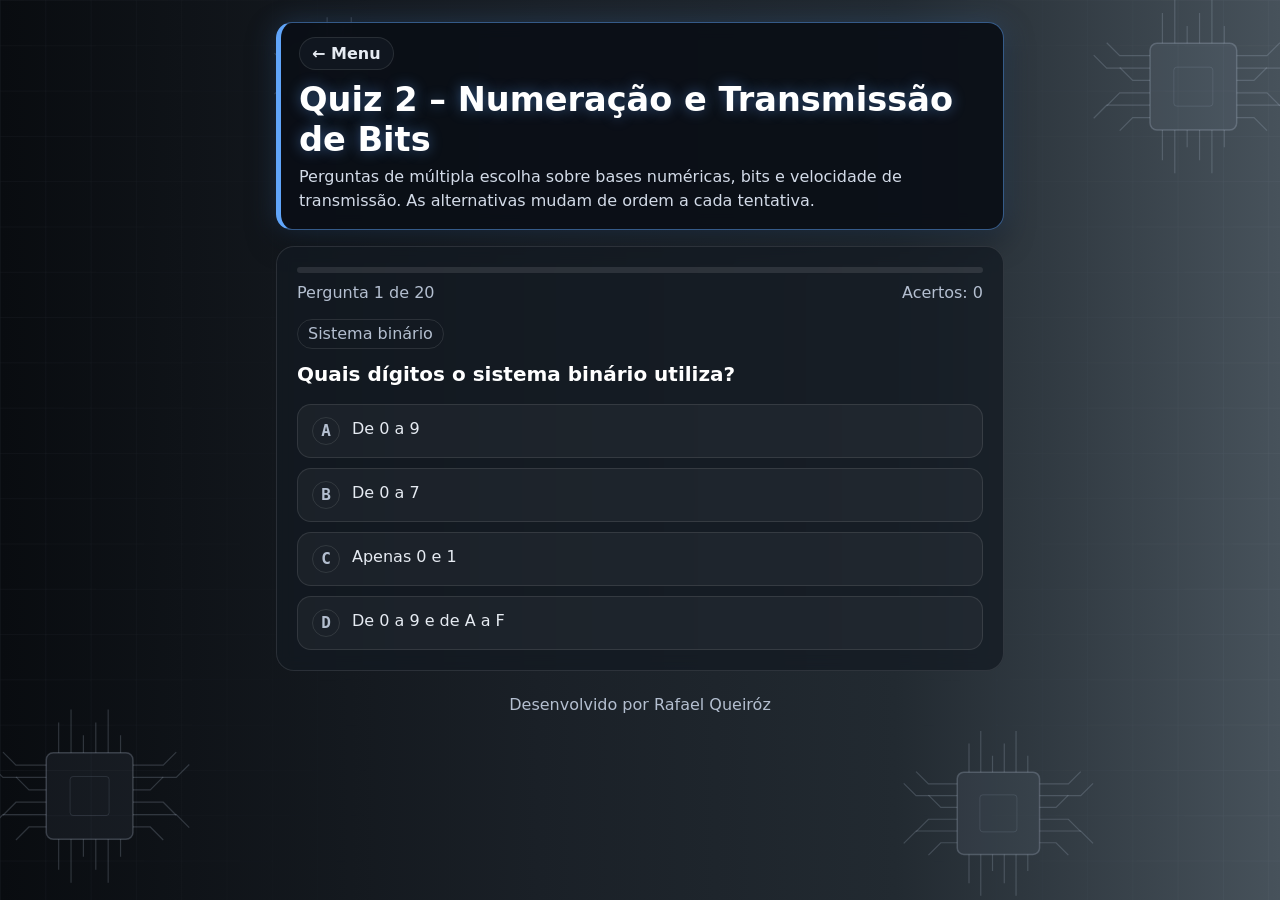
<file: quiz_02.html>
<!doctype html>
<html lang="pt-BR">
<head>
<meta charset="utf-8" />
<meta name="viewport" content="width=device-width, initial-scale=1, viewport-fit=cover" />
<title>Quiz 2 – Numeração e Transmissão de Bits</title>
<style>
:root{--card:rgba(18,25,34,.72);--tx:#e6ebf2;--mu:#b4bfd0;--bd:rgba(255,255,255,.1);--ac:#60a5fa;--ok:#4ade80;--no:#f87171;color-scheme:dark;box-sizing:border-box;padding-top:env(safe-area-inset-top,0px);padding-bottom:env(safe-area-inset-bottom,0px)}
*{box-sizing:border-box}
html{background:#0b0f14;scroll-padding-top:env(safe-area-inset-top,0px)}
body{margin:0;background:transparent;color:var(--tx);font:16px/1.5 system-ui,-apple-system,'Segoe UI',sans-serif}
main{max-width:760px;margin:0 auto;padding:16px}
#bg{position:fixed;left:0;top:0;width:100%;height:100%;z-index:-1;pointer-events:none}
#bg .gl{filter:drop-shadow(0 0 4px rgba(190,205,225,.55))}
.top{background:rgba(10,15,22,.92);border:1px solid rgba(96,165,250,.5);border-left:5px solid var(--ac);border-radius:16px;padding:14px 18px 16px;margin:6px 0 16px;box-shadow:0 0 26px rgba(96,165,250,.22),0 10px 28px rgba(0,0,0,.5);backdrop-filter:blur(8px);-webkit-backdrop-filter:blur(8px)}
.top h1{margin:10px 0 4px;color:#fff;font-size:clamp(1.6rem,5vw,2.1rem);line-height:1.2;text-shadow:0 0 14px rgba(96,165,250,.45)}
.top p{margin:0;color:#d3dbe8}
.back{display:inline-block;padding:6px 12px;border-radius:99px;background:rgba(18,25,34,.85);border:1px solid var(--bd);color:var(--tx);text-decoration:none;font:600 16px system-ui,sans-serif}
.back:hover,.back:focus-visible{border-color:var(--ac);box-shadow:0 0 12px rgba(96,165,250,.3);outline:none}
.card{padding:20px;border-radius:18px;background:var(--card);border:1px solid var(--bd);backdrop-filter:blur(8px);-webkit-backdrop-filter:blur(8px)}
.bar{height:6px;border-radius:99px;background:var(--bd);overflow:hidden;margin:0 0 8px}
.bar i{display:block;height:100%;width:0;background:var(--ac);box-shadow:0 0 10px var(--ac);transition:width .3s}
.meta{display:flex;justify-content:space-between;color:var(--mu);font-size:1rem;margin-bottom:14px}
.tema{display:inline-block;padding:2px 10px;border-radius:99px;border:1px solid var(--bd);color:var(--mu);font-size:1rem}
h2{margin:12px 0 16px;font-size:1.25rem;line-height:1.35;color:#fff}
.opts{display:grid;gap:10px}
.opt{display:flex;gap:12px;align-items:flex-start;width:100%;text-align:left;font:inherit;color:var(--tx);background:rgba(255,255,255,.04);border:1px solid var(--bd);border-radius:14px;padding:12px 14px;cursor:pointer;transition:.2s}
.opt b{flex:none;width:28px;height:28px;display:grid;place-items:center;border-radius:99px;border:1px solid var(--bd);font:700 16px ui-monospace,monospace;color:var(--mu)}
.opt:hover:not(:disabled),.opt:focus-visible{border-color:var(--ac);box-shadow:0 0 18px rgba(96,165,250,.25);outline:none}
.opt:disabled{cursor:default}
.opt.ok{border-color:var(--ok);background:rgba(74,222,128,.12)}
.opt.ok b{background:var(--ok);color:#06250f;border-color:var(--ok)}
.opt.no{border-color:var(--no);background:rgba(248,113,113,.12)}
.opt.no b{background:var(--no);color:#2d0707;border-color:var(--no)}
.fb{margin-top:14px;padding:12px 14px;border-radius:14px;border:1px solid var(--bd);background:rgba(255,255,255,.04);color:var(--mu)}
.fb strong{color:#fff}
.btn{margin-top:16px;font:inherit;font-weight:600;color:#06121f;background:var(--ac);border:0;border-radius:12px;padding:10px 20px;cursor:pointer}
.btn:hover,.btn:focus-visible{box-shadow:0 0 22px rgba(96,165,250,.55);outline:none}
.btn.alt{background:transparent;color:var(--ac);border:1px solid var(--ac);margin-left:8px}
.res{text-align:center}
.res .pt{font-size:clamp(2.6rem,12vw,4rem);font-weight:700;color:#fff;text-shadow:0 0 18px rgba(96,165,250,.5);line-height:1.1}
.res p{color:var(--mu);margin:8px 0}
.rev{text-align:left;margin-top:18px;display:grid;gap:8px}
.rev div{padding:10px 12px;border-radius:12px;border:1px solid var(--bd);font-size:1rem}
.rev .ok{border-color:var(--ok)}.rev .no{border-color:var(--no)}
.rev small{display:block;color:var(--mu)}
footer{margin:22px 0 6px;text-align:center;color:var(--mu)}
@media (prefers-reduced-motion:reduce){.opt,.bar i{transition:none}}
</style>
</head>
<body>
<svg id="bg" aria-hidden="true"></svg>
<main>
<header class="top"><a class="back" href="index.html">← Menu</a><h1>Quiz 2 – Numeração e Transmissão de Bits</h1><p>Perguntas de múltipla escolha sobre bases numéricas, bits e velocidade de transmissão. As alternativas mudam de ordem a cada tentativa.</p></header>
<section class="card" id="quiz" aria-live="polite"></section>
<footer>Desenvolvido por Rafael Queiróz</footer>
</main>
<script>
// Em cada pergunta, a PRIMEIRA alternativa é a correta; a ordem é embaralhada a cada tentativa.
const Q=[
{
"t": "Sistema binário",
"q": "Quais dígitos o sistema binário utiliza?",
"o": [
"Apenas 0 e 1",
"De 0 a 9",
"De 0 a 7",
"De 0 a 9 e de A a F"
],
"e": "Binário é base 2: só existem dois dígitos, 0 e 1."
},
{
"t": "Sistema decimal",
"q": "Qual é a base do sistema decimal?",
"o": [
"10",
"2",
"8",
"16"
],
"e": "Decimal é base 10, com os dígitos de 0 a 9. É o sistema que usamos no dia a dia."
},
{
"t": "Sistema binário",
"q": "Qual é o número decimal 5 escrito em binário?",
"o": [
"101",
"110",
"011",
"1001"
],
"e": "5 = 4 + 0 + 1, ou seja, 1·4 + 0·2 + 1·1 = 101."
},
{
"t": "Sistema binário",
"q": "Qual é o número decimal 3 escrito em binário?",
"o": [
"11",
"10",
"100",
"111"
],
"e": "3 = 2 + 1, ou seja, 1·2 + 1·1 = 11."
},
{
"t": "Sistema binário",
"q": "Qual é o valor decimal do número binário 1010?",
"o": [
"10",
"12",
"5",
"101"
],
"e": "1010 = 1·8 + 0·4 + 1·2 + 0·1 = 10."
},
{
"t": "Hexadecimal",
"q": "Quantos símbolos diferentes o sistema hexadecimal usa?",
"o": [
"16 (0 a 9 e A a F)",
"10 (0 a 9)",
"8 (0 a 7)",
"2 (0 e 1)"
],
"e": "Hexadecimal é base 16. Depois do 9 vêm A, B, C, D, E e F."
},
{
"t": "Hexadecimal",
"q": "Qual é o valor decimal da letra F no sistema hexadecimal?",
"o": [
"15",
"6",
"16",
"10"
],
"e": "A = 10, B = 11, C = 12, D = 13, E = 14 e F = 15."
},
{
"t": "Hexadecimal",
"q": "Qual é o número decimal 12 escrito em hexadecimal?",
"o": [
"C",
"A",
"12",
"F"
],
"e": "Em hexadecimal, 10 = A, 11 = B e 12 = C."
},
{
"t": "Hexadecimal",
"q": "Qual é o valor decimal do hexadecimal 1A?",
"o": [
"26",
"11",
"17",
"1A"
],
"e": "1A = 1·16 + 10 = 26."
},
{
"t": "Bits e bytes",
"q": "O que é um bit?",
"o": [
"A menor unidade de informação, com valor 0 ou 1",
"Um conjunto de 8 bytes",
"Um tipo de cabo",
"Um programa de computador"
],
"e": "Bit vem de \"binary digit\" (dígito binário) e só pode valer 0 ou 1."
},
{
"t": "Bits e bytes",
"q": "Quantos bits formam 1 byte?",
"o": [
"8",
"4",
"16",
"10"
],
"e": "1 byte = 8 bits. Com 8 bits é possível representar 256 valores diferentes."
},
{
"t": "Bits e bytes",
"q": "Quantos valores diferentes podem ser representados com 3 bits?",
"o": [
"8",
"3",
"6",
"9"
],
"e": "Cada bit dobra as possibilidades: 2 × 2 × 2 = 8 (de 000 a 111)."
},
{
"t": "Transmissão de bits",
"q": "Como os bits costumam ser representados e transmitidos dentro do computador?",
"o": [
"Por sinais elétricos, com tensão alta e baixa",
"Por letras impressas em papel",
"Por ondas sonoras audíveis",
"Por números decimais escritos na memória"
],
"e": "Tensão alta representa 1 e tensão baixa representa 0. Esses sinais viajam pelas trilhas e fios."
},
{
"t": "Megabits e megabytes",
"q": "Qual é a relação entre megabit (Mb) e megabyte (MB)?",
"o": [
"1 MB = 8 Mb",
"1 MB = 1 Mb",
"1 Mb = 8 MB",
"1 MB = 10 Mb"
],
"e": "1 byte tem 8 bits, então 1 MB (megabyte) equivale a 8 Mb (megabits). Velocidades de internet usam bits (Mb); tamanhos de arquivos usam bytes (MB)."
},
{
"t": "Transmissão de bits",
"q": "Por que os computadores usam o sistema binário?",
"o": [
"É simples representar dois estados com circuitos eletrônicos",
"Porque o decimal não existe",
"Porque binário é mais fácil para pessoas ler",
"Porque usa letras"
],
"e": "Distinguir dois níveis de tensão (ligado e desligado) é simples e confiável, e os transistores fazem isso muito bem."
},
{
"t": "Velocidade da internet",
"q": "O que significa \"Mbps\" na velocidade da internet?",
"o": [
"Megabits por segundo",
"Megabytes por segundo",
"Milhões de bytes por minuto",
"Memória de banda por segundo"
],
"e": "Mbps é megabits por segundo, a quantidade de bits transmitidos a cada segundo. Já MB/s é megabytes por segundo."
},
{
"t": "Velocidade da internet",
"q": "Uma internet de 100 Mbps pode baixar, no máximo, aproximadamente quantos megabytes por segundo?",
"o": [
"12,5 MB/s",
"100 MB/s",
"800 MB/s",
"1 MB/s"
],
"e": "Divida por 8: 100 Mb/s ÷ 8 = 12,5 MB/s. Na prática, o valor real costuma ser um pouco menor."
},
{
"t": "Tempo de transmissão",
"q": "Em condições ideais, quanto tempo leva para baixar um arquivo de 100 MB em uma conexão de 80 Mbps?",
"o": [
"10 segundos",
"1 segundo",
"100 segundos",
"80 segundos"
],
"e": "Converta para bits: 100 MB × 8 = 800 Mb. Depois divida pela velocidade: 800 Mb ÷ 80 Mbps = 10 segundos."
},
{
"t": "Tempo de transmissão",
"q": "Se a velocidade da internet dobrar, o que acontece com o tempo para baixar o mesmo arquivo?",
"o": [
"Cai pela metade",
"Dobra",
"Continua igual",
"Fica 4 vezes maior"
],
"e": "Tempo = tamanho ÷ velocidade. Com o dobro da velocidade, o mesmo arquivo leva metade do tempo."
},
{
"t": "Hexadecimal",
"q": "Qual é o número binário 1111 escrito em hexadecimal?",
"o": [
"F",
"A",
"9",
"15"
],
"e": "1111 vale 8 + 4 + 2 + 1 = 15, e 15 é representado por F. Cada grupo de 4 bits corresponde a 1 dígito hexadecimal."
}
];
const L=['A','B','C','D'],el=document.getElementById('quiz');
let qs,i,ac,res;
const sh=a=>{a=a.slice();for(let k=a.length-1;k>0;k--){const j=Math.floor(Math.random()*(k+1));[a[k],a[j]]=[a[j],a[k]]}return a};
function start(){qs=Q.map(x=>({...x,op:sh(x.o.map((t,n)=>({t,c:n==0})))}));i=0;ac=0;res=[];show()}
function show(){
const x=qs[i];
el.innerHTML=`<div class="bar"><i style="width:${i/qs.length*100}%"></i></div><div class="meta"><span>Pergunta ${i+1} de ${qs.length}</span><span>Acertos: ${ac}</span></div><span class="tema">${x.t}</span><h2>${x.q}</h2><div class="opts">${x.op.map((p,n)=>`<button class="opt" data-n="${n}"><b>${L[n]}</b><span>${p.t}</span></button>`).join('')}</div><div id="fb"></div>`;
el.querySelectorAll('.opt').forEach(b=>b.onclick=()=>pick(+b.dataset.n))}
function pick(n){
const x=qs[i],ok=x.op[n].c;
if(ok)ac++;
res.push({q:x.q,ok,r:x.op.find(p=>p.c).t});
el.querySelectorAll('.opt').forEach((b,k)=>{b.disabled=true;if(x.op[k].c)b.classList.add('ok');else if(k==n)b.classList.add('no')});
document.getElementById('fb').innerHTML=`<div class="fb"><strong>${ok?'Correto!':'Não foi dessa vez.'}</strong> ${x.e}</div><button class="btn" id="nx">${i<qs.length-1?'Próxima pergunta':'Ver resultado'}</button>`;
const nx=document.getElementById('nx');nx.focus();
nx.onclick=()=>{i++;i<qs.length?show():end()}}
function end(){
const p=Math.round(ac/qs.length*100),m=p>=90?'Excelente! Você domina o básico.':p>=70?'Muito bem! Revise os erros abaixo.':p>=50?'Bom começo. Vale rever os simuladores.':'Volte aos simuladores e tente de novo.';
el.innerHTML=`<div class="res"><div class="bar"><i style="width:100%"></i></div><div class="pt">${ac}/${qs.length}</div><p>${p}% de acertos. ${m}</p><button class="btn" id="rs">Refazer quiz</button><div class="rev">${res.map((r,n)=>`<div class="${r.ok?'ok':'no'}">${n+1}. ${r.q}${r.ok?'':`<small>Resposta correta: ${r.r}</small>`}</div>`).join('')}</div></div>`;
document.getElementById('rs').onclick=start}
start();
</script>
<script>
// Fundo decorativo (circuitos)
(function(){
const L=a=>`rgba(190,205,225,${a})`;
function chip(cx,cy,b){const h=b/2,n=6,g=b/(n+1);let p=`<rect x="${cx-h}" y="${cy-h}" width="${b}" height="${b}" rx="${b*.08}" fill="${L(.06)}" stroke="${L(.24)}" stroke-width="1.5"/><rect x="${cx-h*.45}" y="${cy-h*.45}" width="${h*.9}" height="${h*.9}" rx="3" fill="none" stroke="${L(.12)}"/>`;
for(let i=1;i<=n;i++){const o=(i-(n+1)/2)*g,l=b*(.2+(i%3)*.15);
p+=`<path d="M${cx-h} ${cy+o}h${-l}l${-b*.15} ${o<0?-b*.15:b*.15}M${cx+h} ${cy+o}h${l}l${b*.15} ${o<0?-b*.15:b*.15}M${cx+o} ${cy-h}v${-l}M${cx+o} ${cy+h}v${l}" fill="none" stroke="${L(.2)}" stroke-width="1.2"/>`}
return p}
function draw(){
const W=innerWidth,H=innerHeight,s=Math.max(.7,Math.min(1.15,W/1300)),b=88*s,m=W<700,k=46*s;
let o=`<defs><linearGradient id="bgg" x1="0" x2="1" y1="0" y2="0"><stop offset="0" stop-color="#090c10"/><stop offset=".42" stop-color="#1a2027"/><stop offset=".7" stop-color="#222a31"/><stop offset="1" stop-color="#47525b"/></linearGradient><linearGradient id="gmg" x1="0" x2="1" y1="0" y2="0"><stop offset="0" stop-color="#fff"/><stop offset=".3" stop-color="#000"/><stop offset=".7" stop-color="#000"/><stop offset="1" stop-color="#fff"/></linearGradient><mask id="gm"><rect width="${W}" height="${H}" fill="url(#gmg)"/></mask><pattern id="gp" width="${k}" height="${k}" patternUnits="userSpaceOnUse"><path d="M${k} 0H0V${k}" fill="none" stroke="${L(.08)}"/></pattern></defs><rect width="${W}" height="${H}" fill="url(#bgg)"/><rect width="${W}" height="${H}" fill="url(#gp)" mask="url(#gm)"/>`;
o+=chip(Math.max(b*.8,W*.07),H-b*1.2,b)+chip(W-b,b,b)+chip(m?W*.72:W*.78,H-b,b*.95);
if(!m)o+=chip(W*.265,b*.85,b*.65);
document.getElementById('bg').innerHTML=o}
let lw=0,lh=0;
function go(){const w=innerWidth,h=innerHeight;if(w==lw&&Math.abs(h-lh)<120)return;lw=w;lh=h;draw()}
addEventListener('resize',go);go()})();
</script>
</body>
</html>
</file>
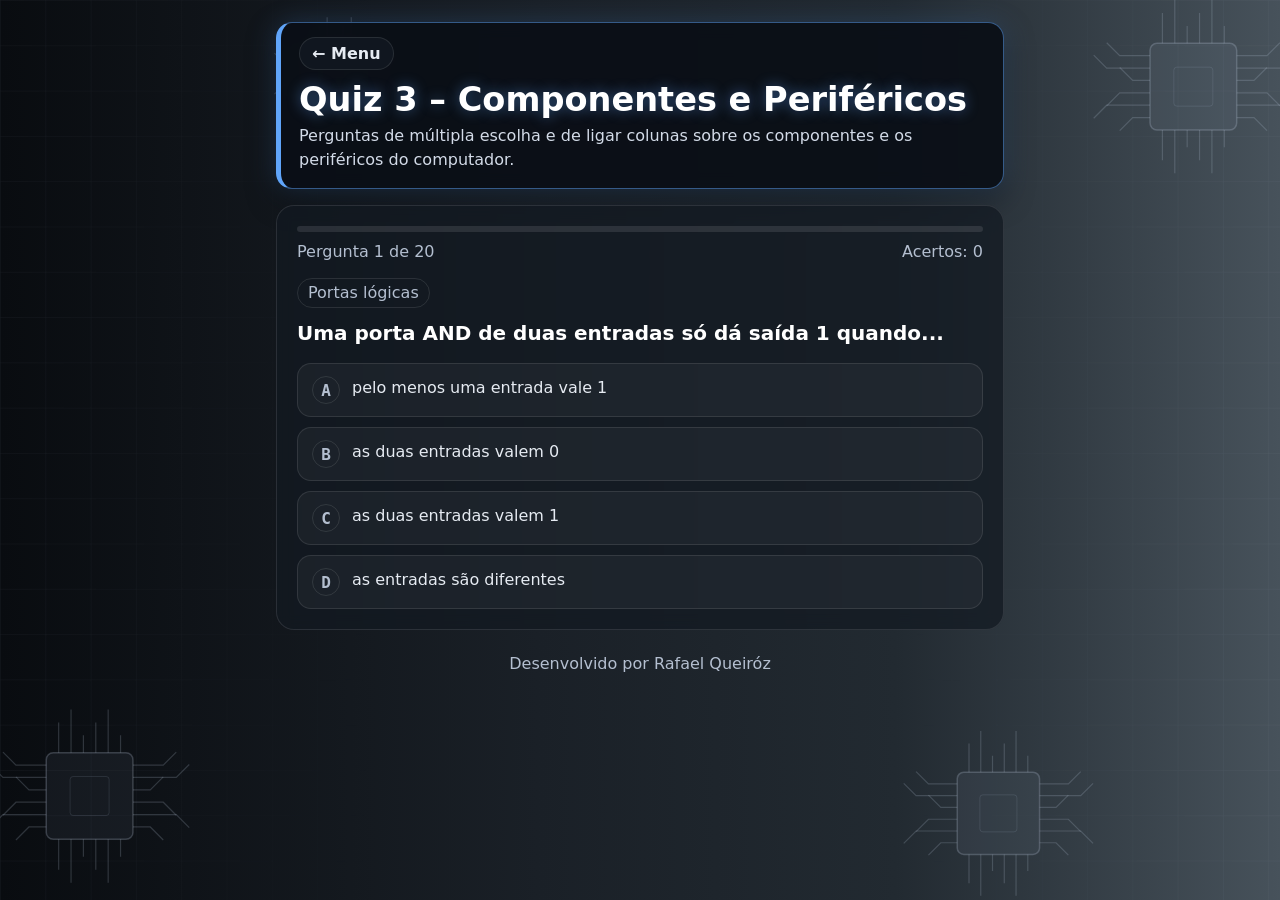
<file: quiz_03.html>
<!doctype html>
<html lang="pt-BR">
<head>
<meta charset="utf-8" />
<meta name="viewport" content="width=device-width, initial-scale=1, viewport-fit=cover" />
<title>Quiz 3 – Componentes e Periféricos</title>
<style>
:root{--card:rgba(18,25,34,.72);--tx:#e6ebf2;--mu:#b4bfd0;--bd:rgba(255,255,255,.1);--ac:#60a5fa;--ok:#4ade80;--no:#f87171;color-scheme:dark;box-sizing:border-box;padding-top:env(safe-area-inset-top,0px);padding-bottom:env(safe-area-inset-bottom,0px)}
*{box-sizing:border-box}
html{background:#0b0f14;scroll-padding-top:env(safe-area-inset-top,0px)}
body{margin:0;background:transparent;color:var(--tx);font:16px/1.5 system-ui,-apple-system,'Segoe UI',sans-serif}
main{max-width:760px;margin:0 auto;padding:16px}
#bg{position:fixed;left:0;top:0;width:100%;height:100%;z-index:-1;pointer-events:none}
#bg .gl{filter:drop-shadow(0 0 4px rgba(190,205,225,.55))}
.top{background:rgba(10,15,22,.92);border:1px solid rgba(96,165,250,.5);border-left:5px solid var(--ac);border-radius:16px;padding:14px 18px 16px;margin:6px 0 16px;box-shadow:0 0 26px rgba(96,165,250,.22),0 10px 28px rgba(0,0,0,.5);backdrop-filter:blur(8px);-webkit-backdrop-filter:blur(8px)}
.top h1{margin:10px 0 4px;color:#fff;font-size:clamp(1.6rem,5vw,2.1rem);line-height:1.2;text-shadow:0 0 14px rgba(96,165,250,.45)}
.top p{margin:0;color:#d3dbe8}
.back{display:inline-block;padding:6px 12px;border-radius:99px;background:rgba(18,25,34,.85);border:1px solid var(--bd);color:var(--tx);text-decoration:none;font:600 16px system-ui,sans-serif}
.back:hover,.back:focus-visible{border-color:var(--ac);box-shadow:0 0 12px rgba(96,165,250,.3);outline:none}
.card{padding:20px;border-radius:18px;background:var(--card);border:1px solid var(--bd);backdrop-filter:blur(8px);-webkit-backdrop-filter:blur(8px)}
.bar{height:6px;border-radius:99px;background:var(--bd);overflow:hidden;margin:0 0 8px}
.bar i{display:block;height:100%;width:0;background:var(--ac);box-shadow:0 0 10px var(--ac);transition:width .3s}
.meta{display:flex;justify-content:space-between;color:var(--mu);font-size:1rem;margin-bottom:14px}
.tema{display:inline-block;padding:2px 10px;border-radius:99px;border:1px solid var(--bd);color:var(--mu);font-size:1rem}
h2{margin:12px 0 16px;font-size:1.25rem;line-height:1.35;color:#fff}
.opts{display:grid;gap:10px}
.opt{display:flex;gap:12px;align-items:flex-start;width:100%;text-align:left;font:inherit;color:var(--tx);background:rgba(255,255,255,.04);border:1px solid var(--bd);border-radius:14px;padding:12px 14px;cursor:pointer;transition:.2s}
.opt b{flex:none;width:28px;height:28px;display:grid;place-items:center;border-radius:99px;border:1px solid var(--bd);font:700 16px ui-monospace,monospace;color:var(--mu)}
.opt:hover:not(:disabled),.opt:focus-visible{border-color:var(--ac);box-shadow:0 0 18px rgba(96,165,250,.25);outline:none}
.opt:disabled{cursor:default}
.opt.ok{border-color:var(--ok);background:rgba(74,222,128,.12)}
.opt.ok b{background:var(--ok);color:#06250f;border-color:var(--ok)}
.opt.no{border-color:var(--no);background:rgba(248,113,113,.12)}
.opt.no b{background:var(--no);color:#2d0707;border-color:var(--no)}
.fb{margin-top:14px;padding:12px 14px;border-radius:14px;border:1px solid var(--bd);background:rgba(255,255,255,.04);color:var(--mu)}
.fb strong{color:#fff}
.btn{margin-top:16px;font:inherit;font-weight:600;color:#06121f;background:var(--ac);border:0;border-radius:12px;padding:10px 20px;cursor:pointer}
.btn:hover,.btn:focus-visible{box-shadow:0 0 22px rgba(96,165,250,.55);outline:none}
.btn.alt{background:transparent;color:var(--ac);border:1px solid var(--ac);margin-left:8px}
.res{text-align:center}
.res .pt{font-size:clamp(2.6rem,12vw,4rem);font-weight:700;color:#fff;text-shadow:0 0 18px rgba(96,165,250,.5);line-height:1.1}
.res p{color:var(--mu);margin:8px 0}
.rev{text-align:left;margin-top:18px;display:grid;gap:8px}
.rev div{padding:10px 12px;border-radius:12px;border:1px solid var(--bd);font-size:1rem}
.rev .ok{border-color:var(--ok)}.rev .no{border-color:var(--no)}
.rev small{display:block;color:var(--mu)}
footer{margin:22px 0 6px;text-align:center;color:var(--mu)}
.mt{position:relative;display:grid;grid-template-columns:96px 1fr;gap:12px 48px;margin:6px 0 4px}
.lin{position:absolute;inset:0;width:100%;height:100%;pointer-events:none;overflow:visible}
.mb{position:relative;z-index:1;font:inherit;color:var(--tx);text-align:left;background:rgba(255,255,255,.04);border:2px solid var(--bd);border-radius:14px;padding:10px 12px;cursor:pointer;transition:.2s}
.mb[data-s=l]{display:grid;place-items:center;text-align:center;font-weight:700;color:#fff}
.mb:hover:not(:disabled),.mb:focus-visible{border-color:var(--ac);outline:none}
.mb.sel{border-color:var(--ac);box-shadow:0 0 18px rgba(96,165,250,.45)}
.mb:disabled{cursor:default;color:var(--tx)}
.hint{margin:-6px 0 14px;color:var(--mu);font-size:1rem}
@media (prefers-reduced-motion:reduce){.opt,.bar i{transition:none}}
</style>
</head>
<body>
<svg id="bg" aria-hidden="true"></svg>
<main>
<header class="top"><a class="back" href="index.html">← Menu</a><h1>Quiz 3 – Componentes e Periféricos</h1><p>Perguntas de múltipla escolha e de ligar colunas sobre os componentes e os periféricos do computador.</p></header>
<section class="card" id="quiz" aria-live="polite"></section>
<footer>Desenvolvido por Rafael Queiróz</footer>
</main>
<script>
// Em cada pergunta, a PRIMEIRA alternativa é a correta; a ordem é embaralhada a cada tentativa.
const Q=[
{
"t": "Portas lógicas",
"q": "Uma porta AND de duas entradas só dá saída 1 quando...",
"o": [
"as duas entradas valem 1",
"pelo menos uma entrada vale 1",
"as duas entradas valem 0",
"as entradas são diferentes"
],
"e": "AND significa \"E\": só vale 1 quando todas as entradas valem 1."
},
{
"t": "Portas lógicas",
"q": "O que faz a porta NOT (inversora)?",
"o": [
"Inverte o valor da entrada",
"Soma duas entradas",
"Guarda o valor para sempre",
"Deixa a entrada igual"
],
"e": "NOT troca 0 por 1 e 1 por 0."
},
{
"t": "Portas lógicas",
"q": "Em uma porta OR com entradas 0 e 1, qual é a saída?",
"o": [
"1",
"0",
"2",
"Depende da ordem das entradas"
],
"e": "OR significa \"OU\": a saída é 1 quando pelo menos uma entrada vale 1. Só dá 0 quando as duas entradas valem 0."
},
{
"t": "Transistores",
"q": "Qual é o papel básico de um transistor nos circuitos digitais?",
"o": [
"Funcionar como uma chave eletrônica",
"Armazenar energia como bateria",
"Produzir luz",
"Aumentar a memória do HD"
],
"e": "Ele liga e desliga a passagem de corrente, representando 1 e 0."
},
{
"t": "NPN e MOSFET",
"q": "Quantos transistores são necessários para construir uma porta AND?",
"o": [
"2 NPN ou 6 MOSFET",
"1 NPN ou 2 MOSFET",
"4 NPN ou 4 MOSFET",
"10 NPN ou 12 MOSFET"
],
"e": "Com transistores NPN, dois em série formam um AND. Com MOSFET (CMOS), são 4 para a NAND mais 2 para inverter a saída, totalizando 6."
},
{
"t": "Portas com transistores",
"q": "Como se constrói uma porta lógica como a AND?",
"o": [
"Combinando transistores em um circuito",
"Usando apenas um fio",
"Usando um disco magnético",
"Usando um laser"
],
"e": "Portas lógicas são montadas ligando transistores. É assim que os chips fazem todo o processamento."
},
{
"t": "CPU",
"q": "Qual é a principal função da CPU?",
"o": [
"Executar as instruções dos programas",
"Guardar arquivos permanentemente",
"Mostrar imagens no monitor",
"Fornecer energia ao computador"
],
"e": "A CPU busca, interpreta e executa instruções. Por isso é chamada de \"cérebro\" do computador."
},
{
"t": "Armazenamento volátil",
"q": "O que acontece com os dados de uma memória volátil, como a RAM, quando o computador é desligado?",
"o": [
"São perdidos",
"Ficam guardados por anos",
"Vão automaticamente para o SSD",
"Viram um arquivo no HD"
],
"e": "Memória volátil precisa de energia para manter os dados."
},
{
"t": "Arquitetura de Von Neumann",
"q": "Na arquitetura de Von Neumann, onde ficam guardados os programas e os dados?",
"o": [
"Na mesma memória",
"Os programas na CPU e os dados no monitor",
"Somente no teclado",
"Em dois computadores separados"
],
"e": "Von Neumann propôs que instruções (programas) e dados fiquem na mesma memória. A CPU busca tudo de lá para executar."
},
{
"t": "Latch SR",
"q": "Para que serve um latch SR?",
"o": [
"Memorizar 1 bit",
"Somar números grandes",
"Ler discos ópticos",
"Ligar o mouse ao PC"
],
"e": "Duas portas NOR realimentadas guardam 1 bit enquanto houver energia."
},
{
"t": "Armazenamento NAND",
"q": "Qual tecnologia é usada nas células de memória de um SSD?",
"o": [
"Memória flash NAND",
"Disco magnético giratório",
"Laser e superfície óptica",
"Fita perfurada"
],
"e": "O SSD guarda cargas elétricas em células NAND flash, sem peças móveis."
},
{
"t": "Armazenamento magnético",
"q": "Como um HD (disco rígido) guarda os dados?",
"o": [
"Magnetizando pequenas regiões de discos giratórios",
"Usando um laser",
"Usando células de memória flash",
"Apenas com energia elétrica contínua"
],
"e": "Uma cabeça de leitura e gravação altera e lê o magnetismo da superfície dos discos."
},
{
"t": "Armazenamento óptico",
"q": "Qual armazenamento usa um laser para ler os dados?",
"o": [
"CD/DVD (óptico)",
"HD (magnético)",
"SSD (NAND)",
"Memória RAM"
],
"e": "Discos ópticos têm trilhas lidas por laser. O HD usa magnetismo e o SSD usa células eletrônicas."
},
{
"t": "Periféricos",
"q": "Qual destes é um periférico de entrada?",
"o": [
"Teclado",
"Monitor",
"Impressora",
"Caixa de som"
],
"e": "Periféricos de entrada enviam dados ao computador. Monitor, impressora e caixas de som são de saída."
},
{
"t": "Drivers",
"q": "Qual é a função de um driver?",
"o": [
"Permitir que o sistema operacional se comunique com um dispositivo",
"Ser um tipo de cabo",
"Resfriar o processador",
"Aumentar o tamanho da tela"
],
"e": "Driver é um software. Sem ele, periféricos como impressora e placa de vídeo podem não funcionar direito."
},
{
"t": "Barramentos",
"q": "O que é um barramento?",
"o": [
"Um conjunto de vias que levam dados, endereços e controle entre componentes",
"Um programa antivírus",
"Um tipo de monitor",
"Uma marca de memória"
],
"e": "O barramento conecta CPU, memória e dispositivos de entrada e saída."
},
{
"t": "CPU, GPU e SSD",
"q": "Ligue cada componente à sua descrição.",
"h": "Toque em um componente e depois na descrição que combina com ele. Toque em uma caixa já ligada para desfazer.",
"m": {
"l": [
"CPU",
"GPU",
"SSD"
],
"r": [
"Tarefas de propósito geral e processamento sequencial",
"Especializada em processamento paralelo, como renderização gráfica",
"Armazenamento de alta velocidade e durável, sem partes móveis"
]
},
"e": "A CPU cuida de tarefas gerais e sequenciais. A GPU é especializada em processamento paralelo, como a renderização gráfica. O SSD armazena dados com alta velocidade e durabilidade, sem partes móveis."
},
{
"t": "Resolução de problemas",
"q": "O mouse USB parou de responder. Qual é o primeiro teste mais simples?",
"o": [
"Conectá-lo em outra porta USB",
"Trocar o processador",
"Formatar o HD",
"Comprar mais memória RAM"
],
"e": "Verifique cabo e porta primeiro. Se funcionar em outra porta, o problema era a porta ou o contato."
},
{
"t": "Resolução de problemas",
"q": "Você conectou uma impressora nova e o computador não a reconhece. O que fazer?",
"o": [
"Instalar ou atualizar o driver da impressora",
"Trocar a fonte do computador",
"Desmontar o monitor",
"Apagar a memória RAM"
],
"e": "Muitos periféricos precisam do driver correto. Baixe-o no site do fabricante e confira também o cabo."
},
{
"t": "Resolução de problemas",
"q": "O monitor está ligado, mas aparece \"sem sinal\". O que verificar primeiro?",
"o": [
"Se o cabo de vídeo (HDMI, DisplayPort) está bem conectado e se a entrada correta está selecionada",
"Se o teclado tem todas as teclas",
"Se o HD está cheio",
"Se o mouse tem bateria"
],
"e": "\"Sem sinal\" costuma indicar cabo solto, porta errada ou entrada de vídeo selecionada incorretamente."
}
];
const L=['A','B','C','D'],el=document.getElementById('quiz');
let qs,i,ac,res;
const sh=a=>{a=a.slice();for(let k=a.length-1;k>0;k--){const j=Math.floor(Math.random()*(k+1));[a[k],a[j]]=[a[j],a[k]]}return a};
function start(){qs=Q.map(x=>x.m?{...x,rp:sh(x.m.r.map((t,n)=>({t,n})))}:{...x,op:sh(x.o.map((t,n)=>({t,c:n==0})))});i=0;ac=0;res=[];show()}
let redraw=null;
function show(){
const x=qs[i];redraw=null;if(x.m)return showMatch(x);
el.innerHTML=`<div class="bar"><i style="width:${i/qs.length*100}%"></i></div><div class="meta"><span>Pergunta ${i+1} de ${qs.length}</span><span>Acertos: ${ac}</span></div><span class="tema">${x.t}</span><h2>${x.q}</h2><div class="opts">${x.op.map((p,n)=>`<button class="opt" data-n="${n}"><b>${L[n]}</b><span>${p.t}</span></button>`).join('')}</div><div id="fb"></div>`;
el.querySelectorAll('.opt').forEach(b=>b.onclick=()=>pick(+b.dataset.n))}
function showMatch(x){
const C=['#60a5fa','#fbbf24','#c084fc'];
let lk={},sel=null,done=false,st={};
el.innerHTML=`<div class="bar"><i style="width:${i/qs.length*100}%"></i></div><div class="meta"><span>Pergunta ${i+1} de ${qs.length}</span><span>Acertos: ${ac}</span></div><span class="tema">${x.t}</span><h2>${x.q}</h2><p class="hint">${x.h}</p><div class="mt" id="mt"><svg class="lin" id="lin" aria-hidden="true"></svg>${x.m.l.map((t,n)=>`<button class="mb" data-s="l" data-n="${n}" style="grid-column:1;grid-row:${n+1}">${t}</button>`).join('')}${x.rp.map((p,k)=>`<button class="mb" data-s="r" data-n="${k}" style="grid-column:2;grid-row:${k+1}">${p.t}</button>`).join('')}</div><div id="fb"><button class="btn" id="ck" disabled>Verificar</button></div>`;
const B=[...el.querySelectorAll('.mb')],Lb=B.filter(b=>b.dataset.s=='l'),Rb=B.filter(b=>b.dataset.s=='r'),ck=document.getElementById('ck');
function draw(){
const R=document.getElementById('mt').getBoundingClientRect();let h='';
Rb.forEach(b=>b.style.borderColor='');
Lb.forEach((b,n)=>{const k=lk[n];b.classList.toggle('sel',sel===n&&!done);b.style.borderColor='';
if(k===undefined)return;
const c=st[n]||C[n],p=b.getBoundingClientRect(),q=Rb[k].getBoundingClientRect(),x1=p.right-R.left,y1=p.top+p.height/2-R.top,x2=q.left-R.left,y2=q.top+q.height/2-R.top;
b.style.borderColor=c;Rb[k].style.borderColor=c;
h+=`<line x1="${x1}" y1="${y1}" x2="${x2}" y2="${y2}" stroke="${c}" stroke-width="3" stroke-linecap="round"/><circle cx="${x1}" cy="${y1}" r="4" fill="${c}"/><circle cx="${x2}" cy="${y2}" r="4" fill="${c}"/>`});
document.getElementById('lin').innerHTML=h;
ck.disabled=done||Object.keys(lk).length<x.m.l.length}
const unlinkR=k=>{for(const a in lk)if(lk[a]==k)delete lk[a]};
Lb.forEach((b,n)=>b.onclick=()=>{if(done)return;delete lk[n];sel=sel===n?null:n;draw()});
Rb.forEach((b,k)=>b.onclick=()=>{if(done)return;unlinkR(k);if(sel!==null){lk[sel]=k;sel=null}draw()});
ck.onclick=()=>{
done=true;sel=null;let ok=true;
x.m.l.forEach((t,n)=>{const g=x.rp[lk[n]].n===n;if(!g)ok=false;st[n]=g?'#4ade80':'#f87171'});
B.forEach(b=>b.disabled=true);draw();
const ans=x.m.l.map((t,n)=>`${t} → ${x.m.r[n]}`);
if(ok)ac++;
res.push({q:x.q,ok,r:ans.join('; ')});
document.getElementById('fb').innerHTML=`<div class="fb"><strong>${ok?'Correto!':'Não foi dessa vez.'}</strong> ${x.e}${ok?'':'<br>Ligações corretas: '+ans.join('; ')}</div><button class="btn" id="nx">${i<qs.length-1?'Próxima pergunta':'Ver resultado'}</button>`;
const nx=document.getElementById('nx');nx.focus();
nx.onclick=()=>{i++;i<qs.length?show():end()}};
redraw=draw;draw()}
addEventListener('resize',()=>redraw&&redraw());
function pick(n){
const x=qs[i],ok=x.op[n].c;
if(ok)ac++;
res.push({q:x.q,ok,r:x.op.find(p=>p.c).t});
el.querySelectorAll('.opt').forEach((b,k)=>{b.disabled=true;if(x.op[k].c)b.classList.add('ok');else if(k==n)b.classList.add('no')});
document.getElementById('fb').innerHTML=`<div class="fb"><strong>${ok?'Correto!':'Não foi dessa vez.'}</strong> ${x.e}</div><button class="btn" id="nx">${i<qs.length-1?'Próxima pergunta':'Ver resultado'}</button>`;
const nx=document.getElementById('nx');nx.focus();
nx.onclick=()=>{i++;i<qs.length?show():end()}}
function end(){
const p=Math.round(ac/qs.length*100),m=p>=90?'Excelente! Você domina o básico.':p>=70?'Muito bem! Revise os erros abaixo.':p>=50?'Bom começo. Vale rever os simuladores.':'Volte aos simuladores e tente de novo.';
el.innerHTML=`<div class="res"><div class="bar"><i style="width:100%"></i></div><div class="pt">${ac}/${qs.length}</div><p>${p}% de acertos. ${m}</p><button class="btn" id="rs">Refazer quiz</button><div class="rev">${res.map((r,n)=>`<div class="${r.ok?'ok':'no'}">${n+1}. ${r.q}${r.ok?'':`<small>Resposta correta: ${r.r}</small>`}</div>`).join('')}</div></div>`;
document.getElementById('rs').onclick=start}
start();
</script>
<script>
// Fundo decorativo (circuitos)
(function(){
const L=a=>`rgba(190,205,225,${a})`;
function chip(cx,cy,b){const h=b/2,n=6,g=b/(n+1);let p=`<rect x="${cx-h}" y="${cy-h}" width="${b}" height="${b}" rx="${b*.08}" fill="${L(.06)}" stroke="${L(.24)}" stroke-width="1.5"/><rect x="${cx-h*.45}" y="${cy-h*.45}" width="${h*.9}" height="${h*.9}" rx="3" fill="none" stroke="${L(.12)}"/>`;
for(let i=1;i<=n;i++){const o=(i-(n+1)/2)*g,l=b*(.2+(i%3)*.15);
p+=`<path d="M${cx-h} ${cy+o}h${-l}l${-b*.15} ${o<0?-b*.15:b*.15}M${cx+h} ${cy+o}h${l}l${b*.15} ${o<0?-b*.15:b*.15}M${cx+o} ${cy-h}v${-l}M${cx+o} ${cy+h}v${l}" fill="none" stroke="${L(.2)}" stroke-width="1.2"/>`}
return p}
function draw(){
const W=innerWidth,H=innerHeight,s=Math.max(.7,Math.min(1.15,W/1300)),b=88*s,m=W<700,k=46*s;
let o=`<defs><linearGradient id="bgg" x1="0" x2="1" y1="0" y2="0"><stop offset="0" stop-color="#090c10"/><stop offset=".42" stop-color="#1a2027"/><stop offset=".7" stop-color="#222a31"/><stop offset="1" stop-color="#47525b"/></linearGradient><linearGradient id="gmg" x1="0" x2="1" y1="0" y2="0"><stop offset="0" stop-color="#fff"/><stop offset=".3" stop-color="#000"/><stop offset=".7" stop-color="#000"/><stop offset="1" stop-color="#fff"/></linearGradient><mask id="gm"><rect width="${W}" height="${H}" fill="url(#gmg)"/></mask><pattern id="gp" width="${k}" height="${k}" patternUnits="userSpaceOnUse"><path d="M${k} 0H0V${k}" fill="none" stroke="${L(.08)}"/></pattern></defs><rect width="${W}" height="${H}" fill="url(#bgg)"/><rect width="${W}" height="${H}" fill="url(#gp)" mask="url(#gm)"/>`;
o+=chip(Math.max(b*.8,W*.07),H-b*1.2,b)+chip(W-b,b,b)+chip(m?W*.72:W*.78,H-b,b*.95);
if(!m)o+=chip(W*.265,b*.85,b*.65);
document.getElementById('bg').innerHTML=o}
let lw=0,lh=0;
function go(){const w=innerWidth,h=innerHeight;if(w==lw&&Math.abs(h-lh)<120)return;lw=w;lh=h;draw()}
addEventListener('resize',go);go()})();
</script>
</body>
</html>
</file>
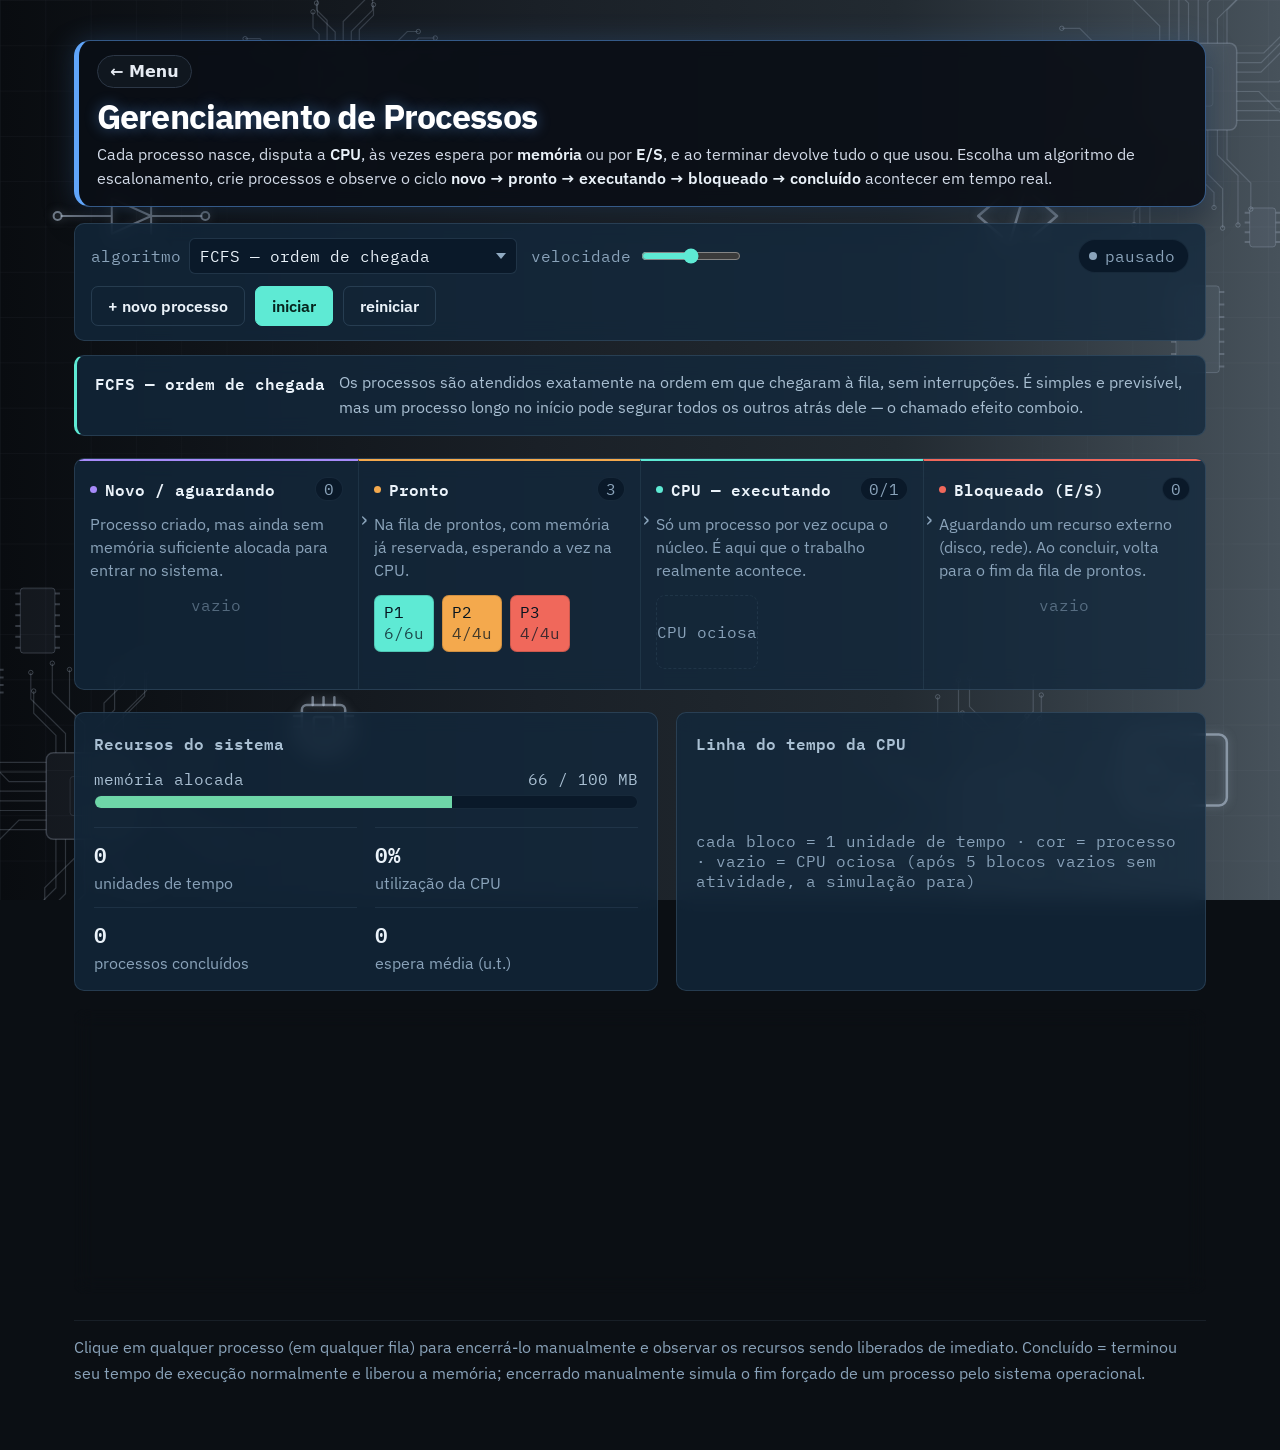
<file: so_01.html>
<!doctype html>
<html lang="pt-BR">
	<head>
		<meta charset="UTF-8" />
		<meta
			name="viewport"
			content="width=device-width, initial-scale=1.0"
		/>
		<link rel="icon" type="image/svg+xml" href="./favicon.svg" />
		<title>Gerenciamento de Processos</title>
		<style>
			@import url('https://fonts.googleapis.com/css2?family=IBM+Plex+Mono:wght@400;500;600;700&family=IBM+Plex+Sans:wght@400;500;600;700&display=swap');

			:root {
				--bg-deep: #060d18;
				--panel: rgba(19, 40, 61, 0.55);
				--panel-solid: #0d2136;
				--panel-2: #0a1929;
				--border: rgba(150, 195, 230, 0.16);
				--border-soft: rgba(150, 195, 230, 0.09);
				--ink: #eaf2f9;
				--ink-dim: #90aac1;
				--ink-faint: #5b7690;
				--cyan: #5eead4;
				--amber: #f4a94d;
				--coral: #f0685b;
				--mint: #6ed6a8;
				--violet: #a78bfa;
				--mono:
					'IBM Plex Mono', 'SFMono-Regular', Consolas,
					monospace;
				--sans: 'IBM Plex Sans', -apple-system, sans-serif;
			}

			* {
				box-sizing: border-box;
			}
			html {
				-webkit-text-size-adjust: 100%;
			}

			html,
			body {
				margin: 0;
				padding: 0;
				background: var(--bg-deep);
				color: var(--ink);
				font-family: var(--sans);
				-webkit-font-smoothing: antialiased;
			}

			body {
				min-height: 100vh;
				background-image:
					radial-gradient(
						ellipse 900px 500px at 12% -8%,
						rgba(94, 234, 212, 0.12),
						transparent 60%
					),
					radial-gradient(
						ellipse 700px 500px at 92% 6%,
						rgba(167, 139, 250, 0.1),
						transparent 55%
					),
					radial-gradient(
						ellipse 900px 600px at 50% 110%,
						rgba(244, 169, 77, 0.07),
						transparent 60%
					),
					radial-gradient(
						circle,
						rgba(150, 195, 230, 0.14) 1px,
						transparent 1px
					);
				background-size:
					auto,
					auto,
					auto,
					26px 26px;
				background-repeat:
					no-repeat, no-repeat, no-repeat, repeat;
				background-color: var(--bg-deep);
			}

			.wrap {
				max-width: 1180px;
				margin: 0 auto;
				padding: 40px 24px 64px;
			}

			/* ---------- header ---------- */
			header {
				border-bottom: 1px solid var(--border-soft);
				padding-bottom: 24px;
				margin-bottom: 22px;
			}
			.kicker {
				font-family: var(--mono);
				font-size: 16px;
				color: var(--cyan);
				letter-spacing: 0.02em;
				margin: 0 0 12px;
			}
			h1 {
				font-size: clamp(26px, 4.6vw, 38px);
				line-height: 1.14;
				margin: 0 0 14px;
				font-weight: 600;
				letter-spacing: -0.01em;
				max-width: 17ch;
			}
			header p {
				color: var(--ink-dim);
				font-size: clamp(14px, 1.6vw, 15.5px);
				line-height: 1.65;
				max-width: 66ch;
				margin: 0;
			}
			header p strong {
				color: var(--ink);
				font-weight: 600;
			}

			/* ---------- controls ---------- */
			.controls {
				display: flex;
				flex-wrap: wrap;
				align-items: center;
				gap: 12px 14px;
				padding: 14px 16px;
				background: var(--panel);
				backdrop-filter: blur(10px);
				-webkit-backdrop-filter: blur(10px);
				border: 1px solid var(--border);
				border-radius: 10px;
				margin-bottom: 14px;
			}
			.field {
				display: flex;
				align-items: center;
				gap: 8px;
			}
			.field label {
				font-family: var(--mono);
				font-size: 16px;
				color: var(--ink-faint);
				white-space: nowrap;
			}
			select,
			input[type='number'] {
				background: var(--panel-2);
				color: var(--ink);
				border: 1px solid var(--border);
				border-radius: 6px;
				padding: 7px 10px;
				font-family: var(--mono);
				font-size: 16px;
				appearance: none;
				-webkit-appearance: none;
			}
			select {
				background-image: url("data:image/svg+xml;utf8,<svg xmlns='http://www.w3.org/2000/svg' width='10' height='6'><path d='M0 0l5 6 5-6z' fill='%2390aac1'/></svg>");
				background-repeat: no-repeat;
				background-position: right 10px center;
				padding-right: 26px;
			}
			select:focus,
			input:focus,
			button:focus-visible {
				outline: 2px solid var(--cyan);
				outline-offset: 1px;
			}
			input[type='range'] {
				accent-color: var(--cyan);
				width: 100px;
			}
			.spacer {
				flex: 1 1 auto;
				min-width: 8px;
			}

			.status-badge {
				display: flex;
				align-items: center;
				gap: 8px;
				font-family: var(--mono);
				font-size: 16px;
				color: var(--ink-faint);
				background: var(--panel-2);
				border: 1px solid var(--border-soft);
				border-radius: 999px;
				padding: 6px 13px 6px 10px;
				white-space: nowrap;
			}
			.status-badge .dot {
				width: 8px;
				height: 8px;
				border-radius: 50%;
				background: var(--ink-faint);
				flex-shrink: 0;
			}
			.status-badge.live {
				color: var(--cyan);
				border-color: rgba(94, 234, 212, 0.35);
			}
			.status-badge.live .dot {
				background: var(--cyan);
				animation: pulse 1.5s infinite;
			}
			@keyframes pulse {
				0% {
					box-shadow: 0 0 0 0 rgba(94, 234, 212, 0.55);
				}
				70% {
					box-shadow: 0 0 0 7px rgba(94, 234, 212, 0);
				}
				100% {
					box-shadow: 0 0 0 0 rgba(94, 234, 212, 0);
				}
			}
			@media (prefers-reduced-motion: reduce) {
				.status-badge.live .dot {
					animation: none;
				}
			}

			.btn-row {
				display: flex;
				gap: 10px;
				flex-wrap: wrap;
			}
			button {
				font-family: var(--sans);
				font-weight: 600;
				font-size: 16px;
				border-radius: 7px;
				padding: 9px 16px;
				border: 1px solid var(--border);
				background: var(--panel-2);
				color: var(--ink);
				cursor: pointer;
				transition:
					transform 0.08s ease,
					border-color 0.15s ease,
					background 0.15s ease;
			}
			button:hover {
				border-color: var(--cyan);
			}
			button:active {
				transform: translateY(1px);
			}
			button.primary {
				background: var(--cyan);
				color: #06241d;
				border-color: var(--cyan);
			}
			button.primary:hover {
				filter: brightness(1.06);
			}
			button.ghost {
				background: transparent;
			}

			/* ---------- algorithm info ---------- */
			.algo-info {
				display: flex;
				gap: 14px;
				padding: 14px 18px;
				background: var(--panel);
				backdrop-filter: blur(10px);
				-webkit-backdrop-filter: blur(10px);
				border: 1px solid var(--border);
				border-left: 3px solid var(--cyan);
				border-radius: 10px;
				margin-bottom: 22px;
				transition: border-left-color 0.2s ease;
			}
			.algo-info__name {
				font-family: var(--mono);
				font-size: 16px;
				font-weight: 600;
				color: var(--ink);
				flex: 0 0 auto;
				min-width: 168px;
			}
			.algo-info__text {
				font-size: 16px;
				line-height: 1.6;
				color: var(--ink-dim);
				margin: 0;
			}

			/* ---------- pipeline ---------- */
			.pipeline {
				display: grid;
				grid-template-columns: repeat(4, 1fr);
				gap: 0;
				margin-bottom: 22px;
				border: 1px solid var(--border);
				border-radius: 10px;
				overflow: hidden;
				background: var(--panel);
				backdrop-filter: blur(10px);
				-webkit-backdrop-filter: blur(10px);
			}
			.lane {
				position: relative;
				padding: 15px 15px 17px;
				border-left: 1px solid var(--border-soft);
				border-top: 2px solid transparent;
				min-height: 230px;
				display: flex;
				flex-direction: column;
			}
			.lane:first-child {
				border-left: none;
			}
			.lane--pending {
				border-top-color: var(--violet);
			}
			.lane--ready {
				border-top-color: var(--amber);
			}
			.lane--cpu {
				border-top-color: var(--cyan);
			}
			.lane--blocked {
				border-top-color: var(--coral);
			}

			.lane::after {
				content: '›';
				position: absolute;
				right: -12px;
				top: 44px;
				font-family: var(--mono);
				font-size: 20px;
				color: var(--ink-faint);
				z-index: 2;
			}
			.lane:last-child::after {
				content: '';
			}

			.lane__head {
				display: flex;
				align-items: center;
				gap: 8px;
				margin-bottom: 4px;
			}
			.lane__dot {
				width: 7px;
				height: 7px;
				border-radius: 50%;
				flex-shrink: 0;
			}
			.lane--pending .lane__dot {
				background: var(--violet);
			}
			.lane--ready .lane__dot {
				background: var(--amber);
			}
			.lane--cpu .lane__dot {
				background: var(--cyan);
			}
			.lane--blocked .lane__dot {
				background: var(--coral);
			}

			.lane__title {
				font-family: var(--mono);
				font-size: 16px;
				font-weight: 600;
				flex: 1;
			}
			.lane__count {
				font-family: var(--mono);
				font-size: 16px;
				color: var(--ink-faint);
				background: var(--panel-2);
				border: 1px solid var(--border-soft);
				border-radius: 999px;
				padding: 1px 8px;
			}
			.lane__caption {
				font-size: 16px;
				color: var(--ink-faint);
				line-height: 1.45;
				margin: 6px 0 12px;
			}
			.lane__body {
				flex: 1;
				display: flex;
				flex-wrap: wrap;
				align-content: flex-start;
				gap: 8px;
			}
			.lane__empty {
				font-family: var(--mono);
				font-size: 16px;
				color: var(--ink-faint);
				opacity: 0.55;
				align-self: center;
				margin: auto;
			}

			.chip {
				font-family: var(--mono);
				font-size: 16px;
				color: #06141f;
				border-radius: 7px;
				padding: 7px 10px;
				cursor: pointer;
				line-height: 1.35;
				box-shadow: inset 0 0 0 1px rgba(0, 0, 0, 0.15);
				animation: pop 0.18s ease;
				user-select: none;
				min-width: 60px;
				min-height: 20px;
			}
			.chip small {
				display: block;
				font-size: 16px;
				opacity: 0.75;
			}
			.chip:hover {
				filter: brightness(1.1);
				transform: translateY(-1px);
			}
			@keyframes pop {
				from {
					transform: scale(0.85);
					opacity: 0;
				}
				to {
					transform: scale(1);
					opacity: 1;
				}
			}

			/* CPU lane special */
			.cpu-box {
				border: 1px dashed var(--border);
				border-radius: 9px;
				padding: 12px;
				background: var(--panel-2);
				transition:
					box-shadow 0.3s ease,
					border-color 0.3s ease;
			}
			.cpu-box.active {
				border-color: rgba(94, 234, 212, 0.4);
				box-shadow:
					0 0 0 1px rgba(94, 234, 212, 0.15),
					0 0 26px rgba(94, 234, 212, 0.16);
			}
			.cpu-box .chip {
				width: 100%;
				margin-bottom: 8px;
				font-size: 16px;
				padding: 10px 11px;
			}
			.cpu-idle {
				font-family: var(--mono);
				font-size: 16px;
				color: var(--ink-faint);
				text-align: center;
				padding: 26px 0;
				border: 1px dashed var(--border-soft);
				border-radius: 9px;
			}
			.progress {
				height: 6px;
				background: rgba(0, 0, 0, 0.25);
				border-radius: 3px;
				overflow: hidden;
				margin-top: 2px;
			}
			.progress > div {
				height: 100%;
				background: #06141f;
				opacity: 0.55;
				transition: width 0.2s ease;
			}
			.quantum-dots {
				display: flex;
				gap: 3px;
				margin-top: 7px;
			}
			.quantum-dots span {
				width: 6px;
				height: 6px;
				border-radius: 50%;
				background: rgba(0, 0, 0, 0.2);
			}
			.quantum-dots span.on {
				background: #06141f;
				opacity: 0.6;
			}

			/* ---------- lower grid: resources/stats + gantt + log ---------- */
			.lower {
				display: grid;
				grid-template-columns: minmax(0, 1.1fr) minmax(0, 1fr);
				gap: 18px;
				margin-bottom: 18px;
			}
			.panel {
				background: var(--panel);
				backdrop-filter: blur(10px);
				-webkit-backdrop-filter: blur(10px);
				border: 1px solid var(--border);
				border-radius: 10px;
				padding: 17px 19px;
			}
			.panel h2 {
				font-family: var(--mono);
				font-size: 16px;
				font-weight: 600;
				color: var(--ink-dim);
				margin: 0 0 12px;
			}
			.gauge-row {
				display: flex;
				align-items: center;
				justify-content: space-between;
				margin-bottom: 6px;
				font-family: var(--mono);
				font-size: 16px;
				color: var(--ink-dim);
			}
			.gauge {
				height: 14px;
				background: var(--panel-2);
				border: 1px solid var(--border-soft);
				border-radius: 999px;
				overflow: hidden;
				margin-bottom: 18px;
			}
			.gauge > div {
				height: 100%;
				background: var(--mint);
				transition:
					width 0.25s ease,
					background 0.25s ease;
			}

			.stat-grid {
				display: grid;
				grid-template-columns: repeat(2, 1fr);
				gap: 14px 18px;
			}
			.stat {
				border-top: 1px solid var(--border-soft);
				padding-top: 9px;
			}
			.stat .num {
				font-family: var(--mono);
				font-size: 21px;
				font-weight: 600;
				color: var(--ink);
			}
			.stat .label {
				font-size: 16px;
				color: var(--ink-faint);
				margin-top: 2px;
			}

			.lower > * {
				min-width: 0;
			}
			.gantt-wrap {
				min-width: 0;
				max-width: 100%;
				overflow-y: hidden;
				overflow-x: auto;
				padding-bottom: 4px;
				-webkit-overflow-scrolling: touch;
			}
			.gantt-track {
				display: flex;
				align-items: flex-end;
				gap: 2px;
				height: 48px;
				min-width: max-content;
			}
			.tick-cell {
				width: 16px;
				height: 100%;
				border-radius: 2px;
				background: var(--panel-2);
				border: 1px solid var(--border-soft);
				flex: 0 0 auto;
			}
			.gantt-legend {
				font-family: var(--mono);
				font-size: 16px;
				color: var(--ink-faint);
				margin-top: 10px;
			}

			.log {
				height: 210px;
				overflow-y: auto;
				font-family: var(--mono);
				font-size: 16px;
				line-height: 1.75;
				background: var(--panel-2);
				border: 1px solid var(--border-soft);
				border-radius: 7px;
				padding: 11px 13px;
			}
			.log div {
				color: var(--ink-dim);
				white-space: nowrap;
				overflow: hidden;
				text-overflow: ellipsis;
			}
			.log div .t {
				color: var(--ink-faint);
				margin-right: 8px;
			}
			.log div:first-child {
				color: var(--ink);
			}

			footer {
				margin-top: 26px;
				color: var(--ink-faint);
				font-size: 16px;
				line-height: 1.6;
				border-top: 1px solid var(--border-soft);
				padding-top: 14px;
			}

			/* ---------- responsive ---------- */
			@media (max-width: 1000px) {
				.pipeline {
					grid-template-columns: repeat(2, 1fr);
					gap: 14px;
					background: transparent;
					border: none;
					backdrop-filter: none;
					-webkit-backdrop-filter: none;
				}
				.lane {
					border: 1px solid var(--border);
					border-radius: 10px;
					background: var(--panel);
					backdrop-filter: blur(10px);
					-webkit-backdrop-filter: blur(10px);
				}
				.lane::after {
					content: '';
				}
			}

			@media (max-width: 700px) {
				.wrap {
					padding: 28px 16px 48px;
				}
				.lower {
					grid-template-columns: 1fr;
				}
				.algo-info {
					flex-direction: column;
					gap: 6px;
				}
				.algo-info__name {
					min-width: 0;
				}
			}

			@media (max-width: 620px) {
				.pipeline {
					grid-template-columns: 1fr;
				}
				.controls {
					flex-direction: column;
					align-items: stretch;
				}
				.controls .field {
					width: 100%;
					justify-content: space-between;
				}
				.controls select,
				.controls input[type='number'] {
					flex: 1;
					max-width: 65%;
				}
				.controls input[type='range'] {
					width: 100%;
					max-width: none;
					flex: 1;
				}
				.spacer {
					display: none;
				}
				.status-badge {
					align-self: flex-start;
				}
				.btn-row {
					width: 100%;
				}
				.btn-row button {
					flex: 1;
				}
			}
		</style>
		<style>
			/* Tema do laboratório: fundo SVG, cabeçalho em painel, fonte mínima 16px */
			html {
				background: #0b0f14;
				color-scheme: dark;
			}
			body {
				background: transparent !important;
				background-image: none !important;
			}
			#bg {
				position: fixed;
				left: 0;
				top: 0;
				width: 100%;
				height: 100%;
				z-index: -1;
				pointer-events: none;
			}
			#bg .gl {
				filter: drop-shadow(
					0 0 4px rgba(190, 205, 225, 0.55)
				);
			}
			:root {
				--panel: rgba(19, 40, 61, 0.78);
				--ink-dim: #a9bfd2;
				--ink-faint: #8aa3ba;
			}
			header.top {
				display: block;
				background: rgba(10, 15, 22, 0.92);
				border: 1px solid rgba(96, 165, 250, 0.5);
				border-left: 5px solid #60a5fa;
				border-radius: 16px;
				padding: 14px 18px 16px;
				margin: 0 0 16px;
				box-shadow:
					0 0 26px rgba(96, 165, 250, 0.22),
					0 10px 28px rgba(0, 0, 0, 0.5);
				backdrop-filter: blur(8px);
				-webkit-backdrop-filter: blur(8px);
			}
			header.top h1 {
				margin: 10px 0 4px;
				color: #fff;
				text-shadow: 0 0 14px rgba(96, 165, 250, 0.45);
			}
			header.top p,
			header.top .lede,
			header.top .sub {
				color: #d3dbe8;
				font-size: 16px;
				margin: 6px 0 0;
			}
			.back {
				display: inline-block;
				padding: 6px 12px;
				border-radius: 99px;
				background: rgba(18, 25, 34, 0.85);
				border: 1px solid #2c3746;
				color: #e6ebf2;
				text-decoration: none;
				font:
					600 16px system-ui,
					sans-serif;
			}
			.back:hover {
				border-color: #60a5fa;
				box-shadow: 0 0 12px rgba(96, 165, 250, 0.3);
			}
			svg text {
				font-size: calc(var(--fs, 16) * 1px);
			}
			header.top .kicker {
				margin: 10px 0 0;
			}
			/* título e subtítulo padronizados com 02.html */
			header.top h1 {
				font-size: 34px;
				line-height: 1.1;
				font-weight: 700;
				letter-spacing: -0.025em;
				max-width: none;
				margin: 10px 0 4px;
			}
			header.top p {
				display: block;
				width: 100%;
				max-width: none;
				font-size: 16px;
				line-height: 1.45;
				margin: 8px 0 0;
			}
		</style>
	</head>
	<body>
		<svg id="bg" aria-hidden="true"></svg>
		<div class="wrap">
			<header class="top">
				<a
					class="back"
					href="index.html"
					rel="noopener"
					>← Menu</a
				>
				<h1>Gerenciamento de Processos</h1>
				<p>
					Cada processo nasce, disputa a
					<strong>CPU</strong>, às vezes espera por
					<strong>memória</strong> ou por
					<strong>E/S</strong>, e ao terminar devolve
					tudo o que usou. Escolha um algoritmo de
					escalonamento, crie processos e observe o
					ciclo
					<strong
						>novo → pronto → executando →
						bloqueado → concluído</strong
					>
					acontecer em tempo real.
				</p>
			</header>

			<div class="controls">
				<div class="field">
					<label for="algo">algoritmo</label>
					<select id="algo">
						<option value="fcfs">
							FCFS — ordem de chegada
						</option>
						<option value="sjf">
							SJF - Menor tempo de execução
						</option>
						<option value="priority">
							Prioridade
						</option>
						<option value="rr">
							Round Robin
						</option>
					</select>
				</div>
				<div
					class="field"
					id="quantumField"
					style="display: none"
				>
					<label for="quantum">quantum</label>
					<input
						type="number"
						id="quantum"
						value="3"
						min="1"
						max="8"
						style="width: 52px"
					/>
				</div>
				<div class="field">
					<label for="speed">velocidade</label>
					<input
						type="range"
						id="speed"
						min="1"
						max="5"
						value="3"
					/>
				</div>
				<div class="spacer"></div>
				<div class="status-badge" id="statusBadge">
					<span class="dot"></span
					><span id="statusText">pausado</span>
				</div>
				<div class="btn-row">
					<button id="btnAdd" class="ghost">
						+ novo processo
					</button>
					<button id="btnPlay" class="primary">
						iniciar
					</button>
					<button id="btnReset" class="ghost">
						reiniciar
					</button>
				</div>
			</div>

			<div class="algo-info" id="algoInfo">
				<div class="algo-info__name" id="algoInfoName">
					FCFS — ordem de chegada
				</div>
				<p class="algo-info__text" id="algoInfoText"></p>
			</div>

			<div class="pipeline">
				<div class="lane lane--pending">
					<div class="lane__head">
						<span class="lane__dot"></span
						><span class="lane__title"
							>Novo / aguardando</span
						><span
							class="lane__count"
							id="cnt-pending"
							>0</span
						>
					</div>
					<div class="lane__caption">
						Processo criado, mas ainda sem memória
						suficiente alocada para entrar no
						sistema.
					</div>
					<div
						class="lane__body"
						id="lane-pending"
					></div>
				</div>
				<div class="lane lane--ready">
					<div class="lane__head">
						<span class="lane__dot"></span
						><span class="lane__title"
							>Pronto</span
						><span
							class="lane__count"
							id="cnt-ready"
							>0</span
						>
					</div>
					<div class="lane__caption">
						Na fila de prontos, com memória já
						reservada, esperando a vez na CPU.
					</div>
					<div
						class="lane__body"
						id="lane-ready"
					></div>
				</div>
				<div class="lane lane--cpu">
					<div class="lane__head">
						<span class="lane__dot"></span
						><span class="lane__title"
							>CPU — executando</span
						><span
							class="lane__count"
							id="cnt-cpu"
							>0/1</span
						>
					</div>
					<div class="lane__caption">
						Só um processo por vez ocupa o núcleo.
						É aqui que o trabalho realmente
						acontece.
					</div>
					<div class="lane__body" id="lane-cpu"></div>
				</div>
				<div class="lane lane--blocked">
					<div class="lane__head">
						<span class="lane__dot"></span
						><span class="lane__title"
							>Bloqueado (E/S)</span
						><span
							class="lane__count"
							id="cnt-blocked"
							>0</span
						>
					</div>
					<div class="lane__caption">
						Aguardando um recurso externo (disco,
						rede). Ao concluir, volta para o fim
						da fila de prontos.
					</div>
					<div
						class="lane__body"
						id="lane-blocked"
					></div>
				</div>
			</div>

			<div class="lower">
				<div class="panel">
					<h2>Recursos do sistema</h2>
					<div class="gauge-row">
						<span>memória alocada</span
						><span id="memLabel">0 / 100 MB</span>
					</div>
					<div class="gauge">
						<div
							id="memBar"
							style="width: 0%"
						></div>
					</div>
					<div class="stat-grid">
						<div class="stat">
							<div
								class="num"
								id="statClock"
							>
								0
							</div>
							<div class="label">
								unidades de tempo
							</div>
						</div>
						<div class="stat">
							<div class="num" id="statUtil">
								0%
							</div>
							<div class="label">
								utilização da CPU
							</div>
						</div>
						<div class="stat">
							<div class="num" id="statDone">
								0
							</div>
							<div class="label">
								processos concluídos
							</div>
						</div>
						<div class="stat">
							<div class="num" id="statWait">
								0
							</div>
							<div class="label">
								espera média (u.t.)
							</div>
						</div>
					</div>
				</div>
				<div class="panel">
					<h2>Linha do tempo da CPU</h2>
					<div class="gantt-wrap">
						<div
							class="gantt-track"
							id="gantt"
						></div>
					</div>
					<div class="gantt-legend">
						cada bloco = 1 unidade de tempo · cor
						= processo · vazio = CPU ociosa (após 5 blocos vazios sem atividade, a simulação para)
					</div>
				</div>
			</div>

			<div class="panel">
				<h2>Registro de eventos</h2>
				<div class="log" id="log"></div>
			</div>

			<footer>
				Clique em qualquer processo (em qualquer fila) para
				encerrá-lo manualmente e observar os recursos sendo
				liberados de imediato. Concluído = terminou seu
				tempo de execução normalmente e liberou a memória;
				encerrado manualmente simula o fim forçado de um
				processo pelo sistema operacional.
			</footer>
		</div>

		<script>
			;(function () {
				'use strict'

				const COLORS = [
					'#5eead4',
					'#f4a94d',
					'#f0685b',
					'#a78bfa',
					'#6ed6a8',
					'#60a5fa',
					'#fbbf24',
					'#f472b6',
					'#34d399',
					'#c084fc',
				]
				const rand = (min, max) =>
					Math.floor(Math.random() * (max - min + 1)) +
					min

				const PRIORITY_LABELS = {
					1: 'Crítica',
					2: 'Alta',
					3: 'Normal',
					4: 'Baixa',
					5: 'Segundo plano',
				}

				const ALGO_INFO = {
					fcfs: {
						name: 'FCFS — ordem de chegada',
						text: 'Os processos são atendidos exatamente na ordem em que chegaram à fila, sem interrupções. É simples e previsível, mas um processo longo no início pode segurar todos os outros atrás dele — o chamado efeito comboio.',
					},
					sjf: {
						name: 'SJF - Menor tempo de execução',
						text: 'A cada escolha, a CPU vai para o processo com o menor tempo de execução restante. Isso reduz o tempo médio de espera da fila, mas processos longos podem sofrer inanição se processos curtos continuarem chegando.',
					},
					priority: {
						name: 'Prioridade',
						text: 'Cada processo carrega um código de prioridade de 1 a 5, e a CPU sempre atende primeiro o de maior prioridade disponível na fila: 1 Crítica, 2 Alta, 3 Normal, 4 Baixa, 5 Segundo plano. Sem cuidados extras, processos de baixa prioridade podem esperar indefinidamente.',
					},
					rr: {
						name: 'Round Robin',
						text: 'Cada processo recebe uma fatia fixa de tempo (quantum) na CPU. Se não terminar dentro dela, volta para o fim da fila. Garante que todos avancem de forma justa, mas trocar de processo com frequência tem um custo de overhead.',
					},
				}

				const sim = {
					algorithm: 'fcfs',
					quantum: 3,
					clock: 0,
					nextPid: 1,
					processes: {},
					pending: [],
					ready: [],
					blocked: [],
					terminated: [],
					runningId: null,
					memoryTotal: 100,
					memoryUsed: 0,
					ticksRunning: 0,
					gantt: [],
					idleStreak: 0,
					log: [],
					completedStats: [],

					reset() {
						this.clock = 0
						this.nextPid = 1
						this.processes = {}
						this.pending = []
						this.ready = []
						this.blocked = []
						this.terminated = []
						this.runningId = null
						this.memoryUsed = 0
						this.ticksRunning = 0
						this.gantt = []
						this.idleStreak = 0
						this.log = []
						this.completedStats = []
					},

					logEvent(msg) {
						this.log.unshift({
							t: this.clock,
							msg,
						})
						if (this.log.length > 300)
							this.log.pop()
					},

					addProcess() {
						const id = this.nextPid++
						const burst = rand(3, 10)
						const memory = rand(10, 28)
						const priority = rand(1, 5)
						const color =
							COLORS[
								(id - 1) % COLORS.length
							]
						const proc = {
							id,
							burst,
							remaining: burst,
							memory,
							priority,
							color,
							state: 'pending',
							arrival: this.clock,
							waitTicks: 0,
							quantumUsed: 0,
							blockedRemaining: 0,
							start: null,
							end: null,
							killed: false,
						}
						this.processes[id] = proc
						this.pending.push(id)
						this.logEvent(
							`P${id} criado — tempo de execução ${burst}u · memória ${memory}MB · prioridade ${priority}`,
						)
						this.tryAdmit()
					},

					tryAdmit() {
						while (this.pending.length > 0) {
							const id = this.pending[0]
							const p = this.processes[id]
							if (
								this.memoryUsed +
									p.memory <=
								this.memoryTotal
							) {
								this.memoryUsed +=
									p.memory
								p.state = 'ready'
								this.ready.push(id)
								this.pending.shift()
								this.logEvent(
									`P${id} admitido no sistema — memória alocada (${p.memory}MB)`,
								)
							} else break
						}
					},

					selectNext() {
						if (this.ready.length === 0)
							return null
						if (this.algorithm === 'sjf') {
							let bestIdx = 0
							for (
								let i = 1;
								i < this.ready.length;
								i++
							) {
								if (
									this.processes[
										this
											.ready[
											i
										]
									].remaining <
									this.processes[
										this
											.ready[
											bestIdx
										]
									].remaining
								)
									bestIdx = i
							}
							return this.ready.splice(
								bestIdx,
								1,
							)[0]
						}
						if (this.algorithm === 'priority') {
							let bestIdx = 0
							for (
								let i = 1;
								i < this.ready.length;
								i++
							) {
								if (
									this.processes[
										this
											.ready[
											i
										]
									].priority <
									this.processes[
										this
											.ready[
											bestIdx
										]
									].priority
								)
									bestIdx = i
							}
							return this.ready.splice(
								bestIdx,
								1,
							)[0]
						}
						// fcfs & round robin: front of queue
						return this.ready.shift()
					},

					killProcess(id) {
						const p = this.processes[id]
						if (!p || p.state === 'terminated')
							return
						if (this.runningId === id)
							this.runningId = null
						this.ready = this.ready.filter(
							(x) => x !== id,
						)
						this.blocked = this.blocked.filter(
							(x) => x !== id,
						)
						this.pending = this.pending.filter(
							(x) => x !== id,
						)
						if (p.state !== 'pending')
							this.memoryUsed -= p.memory
						p.state = 'terminated'
						p.killed = true
						p.end = this.clock
						this.terminated.push(id)
						this.logEvent(
							`P${id} encerrado manualmente — ${p.memory}MB de memória liberados`,
						)
					},

					tick() {
						this.clock++

						for (const id of [...this.blocked]) {
							const p = this.processes[id]
							p.blockedRemaining--
							if (p.blockedRemaining <= 0) {
								this.blocked =
									this.blocked.filter(
										(x) =>
											x !==
											id,
									)
								p.state = 'ready'
								this.ready.push(id)
								this.logEvent(
									`P${id} concluiu a E/S e voltou para a fila de prontos`,
								)
							}
						}

						if (
							this.runningId === null &&
							this.ready.length > 0
						) {
							const id = this.selectNext()
							if (id !== null) {
								const p =
									this.processes[
										id
									]
								p.state = 'running'
								if (p.start === null)
									p.start =
										this
											.clock -
										1
								this.runningId = id
								this.logEvent(
									`P${id} despachado para a CPU`,
								)
							}
						}

						for (const id of this.ready) {
							this.processes[id].waitTicks++
						}

						let ganttEntry = {
							tick: this.clock,
							pid: null,
							color: null,
						}

						if (this.runningId !== null) {
							const p =
								this.processes[
									this.runningId
								]
							ganttEntry.pid = p.id
							ganttEntry.color = p.color
							this.ticksRunning++
							p.remaining--
							p.quantumUsed++

							const ioChance = 0.12
							if (
								p.remaining > 0 &&
								Math.random() < ioChance
							) {
								p.state = 'blocked'
								p.blockedRemaining =
									rand(2, 4)
								p.quantumUsed = 0
								this.blocked.push(p.id)
								this.runningId = null
								this.logEvent(
									`P${p.id} solicitou E/S e foi bloqueado (${p.blockedRemaining}u)`,
								)
							} else if (p.remaining <= 0) {
								p.state = 'terminated'
								p.end = this.clock
								this.memoryUsed -=
									p.memory
								this.terminated.push(
									p.id,
								)
								this.runningId = null
								this.completedStats.push(
									{
										turnaround:
											p.end -
											p.arrival,
										wait: p.waitTicks,
									},
								)
								this.logEvent(
									`P${p.id} concluiu a execução e liberou ${p.memory}MB de memória`,
								)
							} else if (
								this.algorithm ===
									'rr' &&
								p.quantumUsed >=
									this.quantum
							) {
								p.state = 'ready'
								p.quantumUsed = 0
								this.ready.push(p.id)
								this.runningId = null
								this.logEvent(
									`P${p.id} teve o quantum esgotado e voltou ao fim da fila`,
								)
							}
						}

						this.tryAdmit()
						const semAtividade =
							ganttEntry.pid === null &&
							this.ready.length === 0 &&
							this.blocked.length === 0 &&
							this.pending.length === 0
						this.idleStreak = semAtividade
							? this.idleStreak + 1
							: 0
						this.gantt.push(ganttEntry)
						if (this.gantt.length > 400)
							this.gantt.shift()
					},
				}

				// ---------- rendering ----------
				const $ = (sel) => document.querySelector(sel)

				function chip(p, extra) {
					const info = `P${p.id} • tempo de execução ${p.burst}u • memória ${p.memory}MB • prioridade ${p.priority} (${PRIORITY_LABELS[p.priority]}) — clique para encerrar`
					const priorityLine =
						sim.algorithm === 'priority'
							? `<br>Pr ${p.priority} · ${PRIORITY_LABELS[p.priority]}`
							: ''
					return `<div class="chip" data-id="${p.id}" style="background:${p.color}" title="${info}">P${p.id}<small>${extra || ''}${priorityLine}</small></div>`
				}

				function renderLane(
					containerId,
					countId,
					ids,
					mapFn,
				) {
					const body = $(containerId)
					$(countId).textContent = ids.length
					if (ids.length === 0) {
						body.innerHTML = `<div class="lane__empty">vazio</div>`
						return
					}
					body.innerHTML = ids.map(mapFn).join('')
				}

				function render() {
					renderLane(
						'#lane-pending',
						'#cnt-pending',
						sim.pending,
						(id) => {
							const p = sim.processes[id]
							return chip(p, `${p.memory}MB`)
						},
					)

					renderLane(
						'#lane-ready',
						'#cnt-ready',
						sim.ready,
						(id) => {
							const p = sim.processes[id]
							return chip(
								p,
								`${p.remaining}/${p.burst}u`,
							)
						},
					)

					renderLane(
						'#lane-blocked',
						'#cnt-blocked',
						sim.blocked,
						(id) => {
							const p = sim.processes[id]
							return chip(
								p,
								`E/S: ${p.blockedRemaining}u`,
							)
						},
					)

					const cpuBody = $('#lane-cpu')
					$('#cnt-cpu').textContent =
						(sim.runningId !== null ? '1' : '0') +
						'/1'
					if (sim.runningId === null) {
						cpuBody.innerHTML = `<div class="cpu-idle">CPU ociosa</div>`
					} else {
						const p = sim.processes[sim.runningId]
						const pct = Math.round(
							((p.burst - p.remaining) /
								p.burst) *
								100,
						)
						let dots = ''
						if (sim.algorithm === 'rr') {
							dots =
								`<div class="quantum-dots">` +
								Array.from({
									length: sim.quantum,
								})
									.map(
										(_, i) =>
											`<span class="${i < p.quantumUsed ? 'on' : ''}"></span>`,
									)
									.join('') +
								`</div>`
						}
						cpuBody.innerHTML = `
        <div class="cpu-box active">
          ${chip(p, `${p.remaining}/${p.burst}u restantes`)}
          <div class="progress"><div style="width:${pct}%"></div></div>
          ${dots}
        </div>`
					}

					// resources
					const memPct = Math.min(
						100,
						Math.round(
							(sim.memoryUsed /
								sim.memoryTotal) *
								100,
						),
					)
					$('#memLabel').textContent =
						`${sim.memoryUsed} / ${sim.memoryTotal} MB`
					const memBar = $('#memBar')
					memBar.style.width = memPct + '%'
					memBar.style.background =
						memPct > 90
							? 'var(--coral)'
							: memPct > 70
								? 'var(--amber)'
								: 'var(--mint)'

					// stats
					$('#statClock').textContent = sim.clock
					const util =
						sim.clock > 0
							? Math.round(
									(sim.ticksRunning /
										sim.clock) *
										100,
								)
							: 0
					$('#statUtil').textContent = util + '%'
					$('#statDone').textContent =
						sim.completedStats.length
					const avgWait = sim.completedStats.length
						? (
								sim.completedStats.reduce(
									(a, c) =>
										a +
										c.wait,
									0,
								) /
								sim.completedStats
									.length
							).toFixed(1)
						: '0'
					$('#statWait').textContent = avgWait

					// gantt
					const gantt = $('#gantt')
					gantt.innerHTML = sim.gantt
						.map(
							(g) =>
								`<div class="tick-cell" title="t=${g.tick}${g.pid ? ' · P' + g.pid : ' · ociosa'}" style="${g.color ? 'background:' + g.color : ''}"></div>`,
						)
						.join('')
					gantt.parentElement.scrollLeft =
						gantt.parentElement.scrollWidth

					// log
					const log = $('#log')
					log.innerHTML = sim.log
						.map(
							(e) =>
								`<div><span class="t">t=${e.t}</span>${e.msg}</div>`,
						)
						.join('')
				}

				function renderAlgoInfo() {
					const info = ALGO_INFO[sim.algorithm]
					$('#algoInfoName').textContent = info.name
					$('#algoInfoText').textContent = info.text
					const colorMap = {
						fcfs: 'var(--cyan)',
						sjf: 'var(--mint)',
						priority: 'var(--amber)',
						rr: 'var(--violet)',
					}
					$('#algoInfo').style.borderLeftColor =
						colorMap[sim.algorithm]
				}

				// click-to-kill delegation
				document
					.querySelector('.pipeline')
					.addEventListener('click', (e) => {
						const chipEl =
							e.target.closest('.chip')
						if (!chipEl) return
						const id = parseInt(
							chipEl.dataset.id,
							10,
						)
						sim.killProcess(id)
						render()
					})

				// ---------- controls wiring ----------
				const algoSelect = $('#algo')
				const quantumField = $('#quantumField')
				const quantumInput = $('#quantum')
				const speedInput = $('#speed')
				const btnPlay = $('#btnPlay')
				const btnAdd = $('#btnAdd')
				const btnReset = $('#btnReset')
				const statusBadge = $('#statusBadge')
				const statusText = $('#statusText')

				let playing = false
				let timer = null
				const speedToMs = (v) =>
					({
						1: 1600,
						2: 1150,
						3: 800,
						4: 500,
						5: 280,
					})[v] || 800

				algoSelect.addEventListener('change', () => {
					sim.algorithm = algoSelect.value
					quantumField.style.display =
						sim.algorithm === 'rr'
							? 'flex'
							: 'none'
					renderAlgoInfo()
					render()
				})
				quantumInput.addEventListener('input', () => {
					sim.quantum = Math.max(
						1,
						parseInt(quantumInput.value, 10) || 3,
					)
				})
				speedInput.addEventListener('input', () => {
					if (playing) {
						stopPlaying()
						startPlaying()
					}
				})

				const IDLE_LIMIT = 5

				function startPlaying() {
					playing = true
					btnPlay.textContent = 'pausar'
					statusBadge.classList.add('live')
					statusText.textContent = 'em execução'
					timer = setInterval(() => {
						sim.tick()
						if (sim.idleStreak >= IDLE_LIMIT) {
							sim.logEvent(
								`CPU sem atividade por ${IDLE_LIMIT} unidades: simulação encerrada`,
							)
							sim.idleStreak = 0
							render()
							stopPlaying()
							statusText.textContent =
								'encerrado — sem atividade'
							return
						}
						render()
					}, speedToMs(speedInput.value))
				}
				function stopPlaying() {
					playing = false
					btnPlay.textContent = 'iniciar'
					statusBadge.classList.remove('live')
					statusText.textContent = 'pausado'
					clearInterval(timer)
				}

				btnPlay.addEventListener('click', () => {
					playing ? stopPlaying() : startPlaying()
				})
				btnAdd.addEventListener('click', () => {
					sim.addProcess()
					render()
				})
				btnReset.addEventListener('click', () => {
					stopPlaying()
					sim.reset()
					seed()
					render()
				})

				function seed() {
					for (let i = 0; i < 3; i++) sim.addProcess()
				}

				renderAlgoInfo()
				seed()
				render()
			})()
		</script>
		<script>
			;(function () {
				function R(s) {
					return function () {
						return (
							(s =
								(s * 16807) %
								2147483647) / 2147483647
						)
					}
				}
				function draw() {
					const W = innerWidth,
						H = innerHeight,
						m = W < 700,
						s = Math.max(
							0.7,
							Math.min(1.15, W / 1300),
						),
						b = 88 * s,
						n = m ? 6 : 8,
						L = (a) => `rgba(190,205,225,${a})`,
						f = (v) => v.toFixed(1)
					function chip(cx, cy, b, seed, n) {
						const r = R(seed),
							h = b / 2,
							g = b / (n + 1)
						let p = ''
						;[
							[0, -1],
							[0, 1],
							[-1, 0],
							[1, 0],
						].forEach(([dx, dy]) => {
							for (let i = 1; i <= n; i++) {
								const k =
										i -
										(n + 1) /
											2,
									tx = -dy,
									ty = dx,
									sg =
										k < 0
											? -1
											: 1
								let x =
										cx +
										dx * h +
										tx *
											k *
											g,
									y =
										cy +
										dy * h +
										ty * k * g
								const pts = [[x, y]]
								x += dx * b * 0.08
								y += dy * b * 0.08
								pts.push([x, y])
								const l1 =
										b *
										(0.12 +
											r() *
												0.45),
									d =
										b *
										(0.1 +
											r() *
												0.35),
									l2 =
										b *
										(0.1 +
											r() *
												0.5)
								x += dx * l1
								y += dy * l1
								pts.push([x, y])
								x += (dx + tx * sg) * d
								y += (dy + ty * sg) * d
								pts.push([x, y])
								x += dx * l2
								y += dy * l2
								pts.push([x, y])
								p += `<polyline points="${pts.map((q) => f(q[0]) + ',' + f(q[1])).join(' ')}" fill="none" stroke="${L(0.2)}" stroke-width="1.2"/><circle cx="${f(x)}" cy="${f(y)}" r="2.2" fill="none" stroke="${L(0.26)}"/>`
							}
						})
						return (
							`<rect x="${cx - h}" y="${cy - h}" width="${b}" height="${b}" rx="${b * 0.08}" fill="${L(0.06)}" stroke="${L(0.24)}" stroke-width="1.5"/><rect x="${cx - h * 0.45}" y="${cy - h * 0.45}" width="${h * 0.9}" height="${h * 0.9}" rx="3" fill="none" stroke="${L(0.12)}"/>` +
							p
						)
					}
					function dip(x, y, w, h, n) {
						let p = `<rect x="${x}" y="${y}" width="${w}" height="${h}" rx="3" fill="${L(0.06)}" stroke="${L(0.22)}"/>`
						for (let i = 0; i < n; i++) {
							const yy =
								y + (h * (i + 0.5)) / n
							p += `<path d="M${x - 5} ${yy}H${x}M${x + w} ${yy}H${x + w + 5}" stroke="${L(0.24)}" stroke-width="2"/>`
						}
						return p
					}
					const G = (a, w) =>
						`<g class="gl" fill="none" stroke="${L(a)}" stroke-width="${w}" stroke-linecap="round" stroke-linejoin="round">`
					function diode(x, y) {
						const k = s
						return (
							G(0.55, 2) +
							`<circle cx="${x}" cy="${y}" r="4"/><circle cx="${x + 150 * k}" cy="${y}" r="4"/><path d="M${x + 4} ${y}H${x + 55 * k}M${x + 95 * k} ${y}H${x + 146 * k}M${x + 95 * k} ${y - 18 * k}V${y + 18 * k}M${x + 55 * k} ${y - 18 * k}L${x + 95 * k} ${y}L${x + 55 * k} ${y + 18 * k}Z"/></g>`
						)
					}
					function code(x, y) {
						const k = s * 0.8
						return (
							G(0.55, 2.5) +
							`<path d="M${x - 20 * k} ${y - 26 * k}L${x - 50 * k} ${y}L${x - 20 * k} ${y + 26 * k}M${x + 20 * k} ${y - 26 * k}L${x + 50 * k} ${y}L${x + 20 * k} ${y + 26 * k}M${x + 10 * k} ${y - 34 * k}L${x - 10 * k} ${y + 34 * k}"/></g>`
						)
					}
					function term(x, y) {
						const k = s
						return (
							G(0.55, 2.5) +
							`<rect x="${x - 50 * k}" y="${y - 36 * k}" width="${100 * k}" height="${72 * k}" rx="${8 * k}"/><path d="M${x - 32 * k} ${y - 12 * k}L${x - 18 * k} ${y}L${x - 32 * k} ${y + 12 * k}M${x - 6 * k} ${y + 14 * k}H${x + 16 * k}"/></g>`
						)
					}
					function icon(x, y) {
						const h = 22 * s
						let p = `<rect x="${x - h}" y="${y - h}" width="${2 * h}" height="${2 * h}" rx="${5 * s}"/><rect x="${x - h * 0.45}" y="${y - h * 0.45}" width="${h * 0.9}" height="${h * 0.9}" rx="2"/>`
						for (let i = -1; i <= 1; i++) {
							const o = i * h * 0.5
							p += `<path d="M${x + o} ${y - h}v${-8 * s}M${x + o} ${y + h}v${8 * s}M${x - h} ${y + o}h${-8 * s}M${x + h} ${y + o}h${8 * s}"/>`
						}
						return G(0.5, 2.5) + p + `</g>`
					}
					let o = `<defs><linearGradient id="bgg" x1="0" x2="1" y1="0" y2="0"><stop offset="0" stop-color="#090c10"/><stop offset=".42" stop-color="#1a2027"/><stop offset=".7" stop-color="#222a31"/><stop offset="1" stop-color="#47525b"/></linearGradient><linearGradient id="gmg" x1="0" x2="1" y1="0" y2="0"><stop offset="0" stop-color="#fff"/><stop offset=".3" stop-color="#000"/><stop offset=".7" stop-color="#000"/><stop offset="1" stop-color="#fff"/></linearGradient><mask id="gm"><rect width="${W}" height="${H}" fill="url(#gmg)"/></mask><pattern id="gp" width="${46 * s}" height="${46 * s}" patternUnits="userSpaceOnUse"><path d="M${46 * s} 0H0V${46 * s}" fill="none" stroke="${L(0.08)}"/></pattern></defs><rect width="${W}" height="${H}" fill="url(#bgg)"/><rect width="${W}" height="${H}" fill="url(#gp)" mask="url(#gm)"/>`
					const c1x = Math.max(b * 0.8, W * 0.07),
						c1y = H - b * 1.2
					o +=
						chip(c1x, c1y, b, 11, n) +
						dip(
							c1x - b * 0.8,
							c1y - b * 2.4,
							b * 0.4,
							b * 0.75,
							6,
						) +
						dip(
							c1x - b * 1.3,
							c1y - b * 1.5,
							b * 0.25,
							b * 0.35,
							4,
						) +
						icon(c1x + b * 2.7, c1y - b * 0.8)
					o += diode(
						m ? 8 : W * 0.045,
						m ? H * 0.14 : H * 0.24,
					)
					if (!m)
						o += chip(
							W * 0.265,
							b * 0.85,
							b * 0.65,
							23,
							6,
						)
					o +=
						chip(W - b, b, b, 37, n) +
						dip(
							W - b * 1.2,
							b * 3.3,
							b * 0.5,
							b,
							7,
						) +
						dip(
							W - b * 0.35,
							b * 2.4,
							b * 0.3,
							b * 0.45,
							4,
						)
					o += code(
						m ? W * 0.45 : W * 0.795,
						m ? H * 0.2 : H * 0.24,
					)
					o +=
						chip(
							m ? W * 0.72 : W * 0.78,
							H - b,
							b * 0.95,
							51,
							n,
						) +
						term(
							m ? W * 0.86 : W * 0.92,
							H - b * 1.5,
						)
					const sv = document.getElementById('bg')
					sv.innerHTML = o
				}
				let lw = 0,
					lh = 0
				function go() {
					const w = innerWidth,
						h = innerHeight
					if (w == lw && Math.abs(h - lh) < 120) return
					lw = w
					lh = h
					draw()
				}
				addEventListener('resize', go)
				go()
			})()
		</script>
		<script>
			;(function () {
				function fit() {
					document
						.querySelectorAll('svg[viewBox]')
						.forEach((s) => {
							const w =
									s.getBoundingClientRect()
										.width,
								v =
									s.viewBox.baseVal
										.width
							if (w && v)
								s.style.setProperty(
									'--fs',
									(
										(16 * v) /
										w
									).toFixed(2),
								)
						})
				}
				addEventListener('resize', fit)
				new MutationObserver(fit).observe(document.body, {
					childList: true,
					subtree: true,
					attributes: true,
					attributeFilter: ['hidden'],
				})
				fit()
			})()
		</script>
	</body>
</html>
</file>
